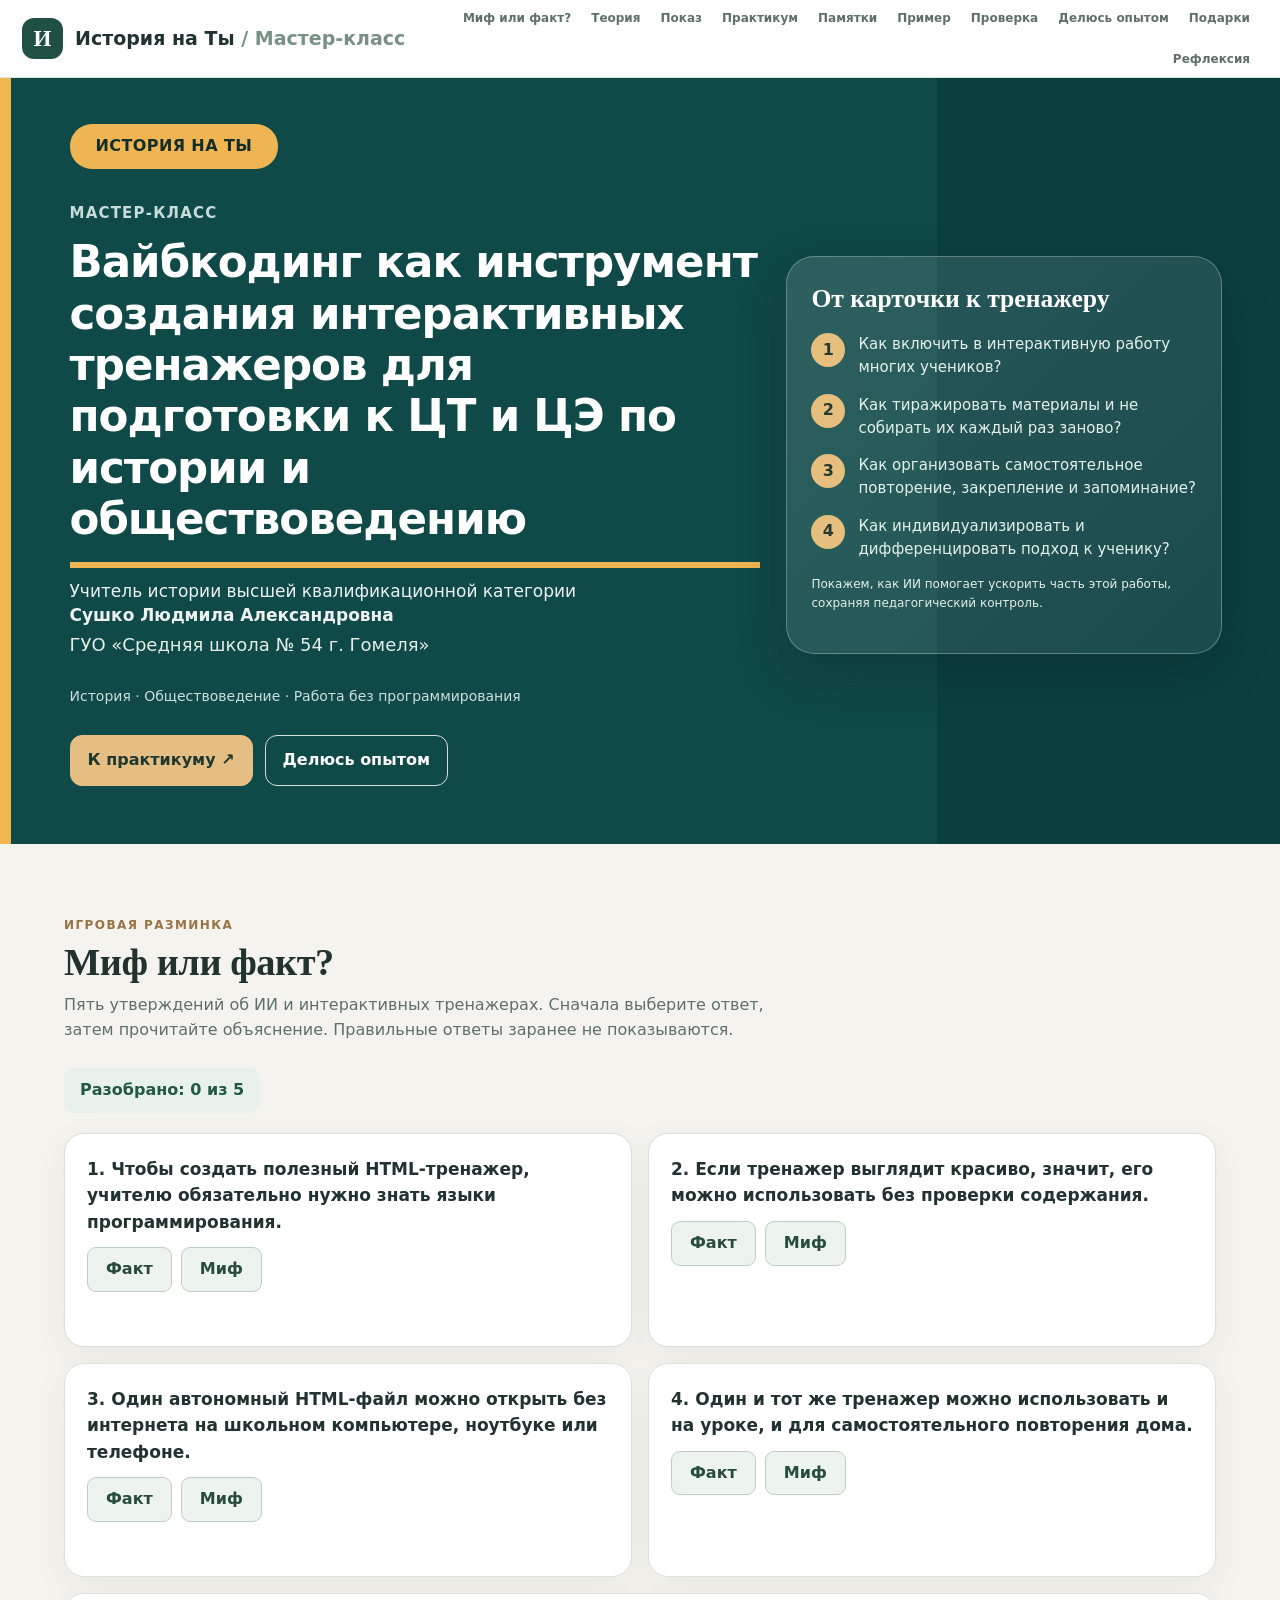
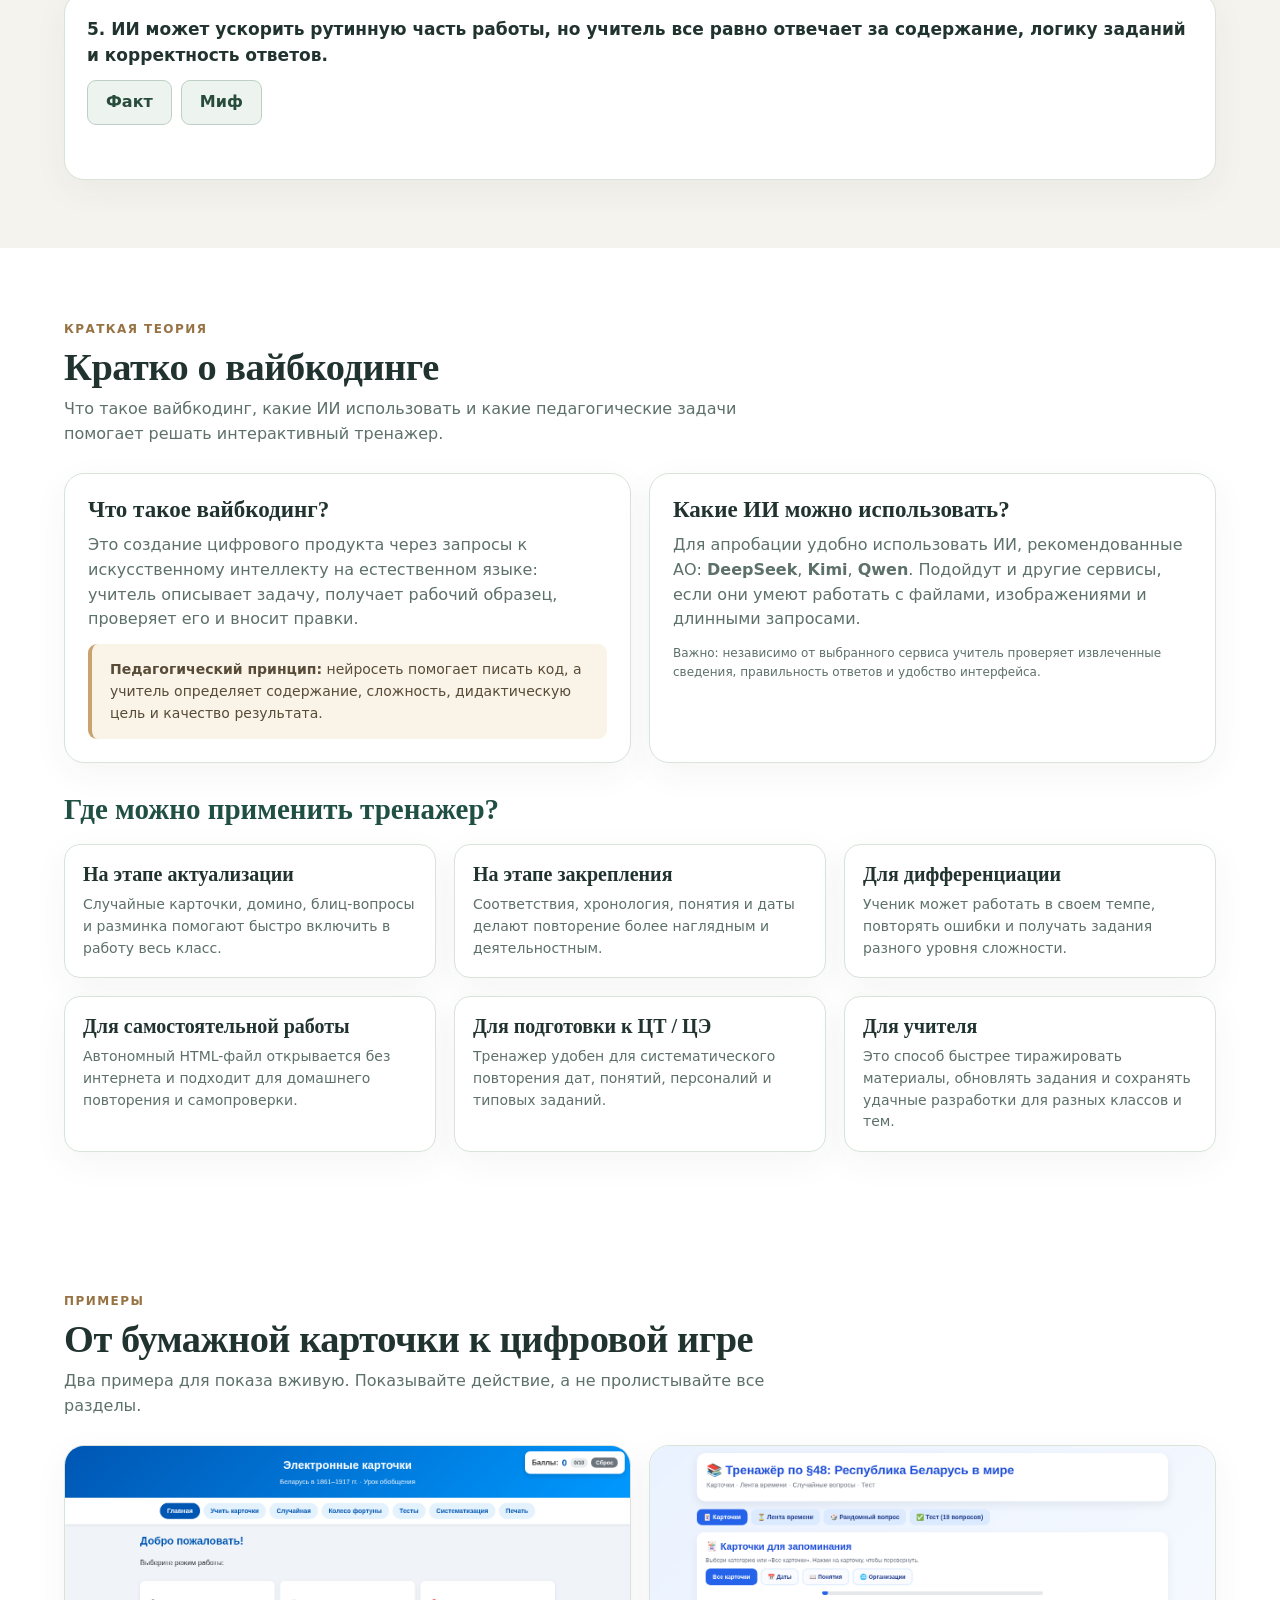
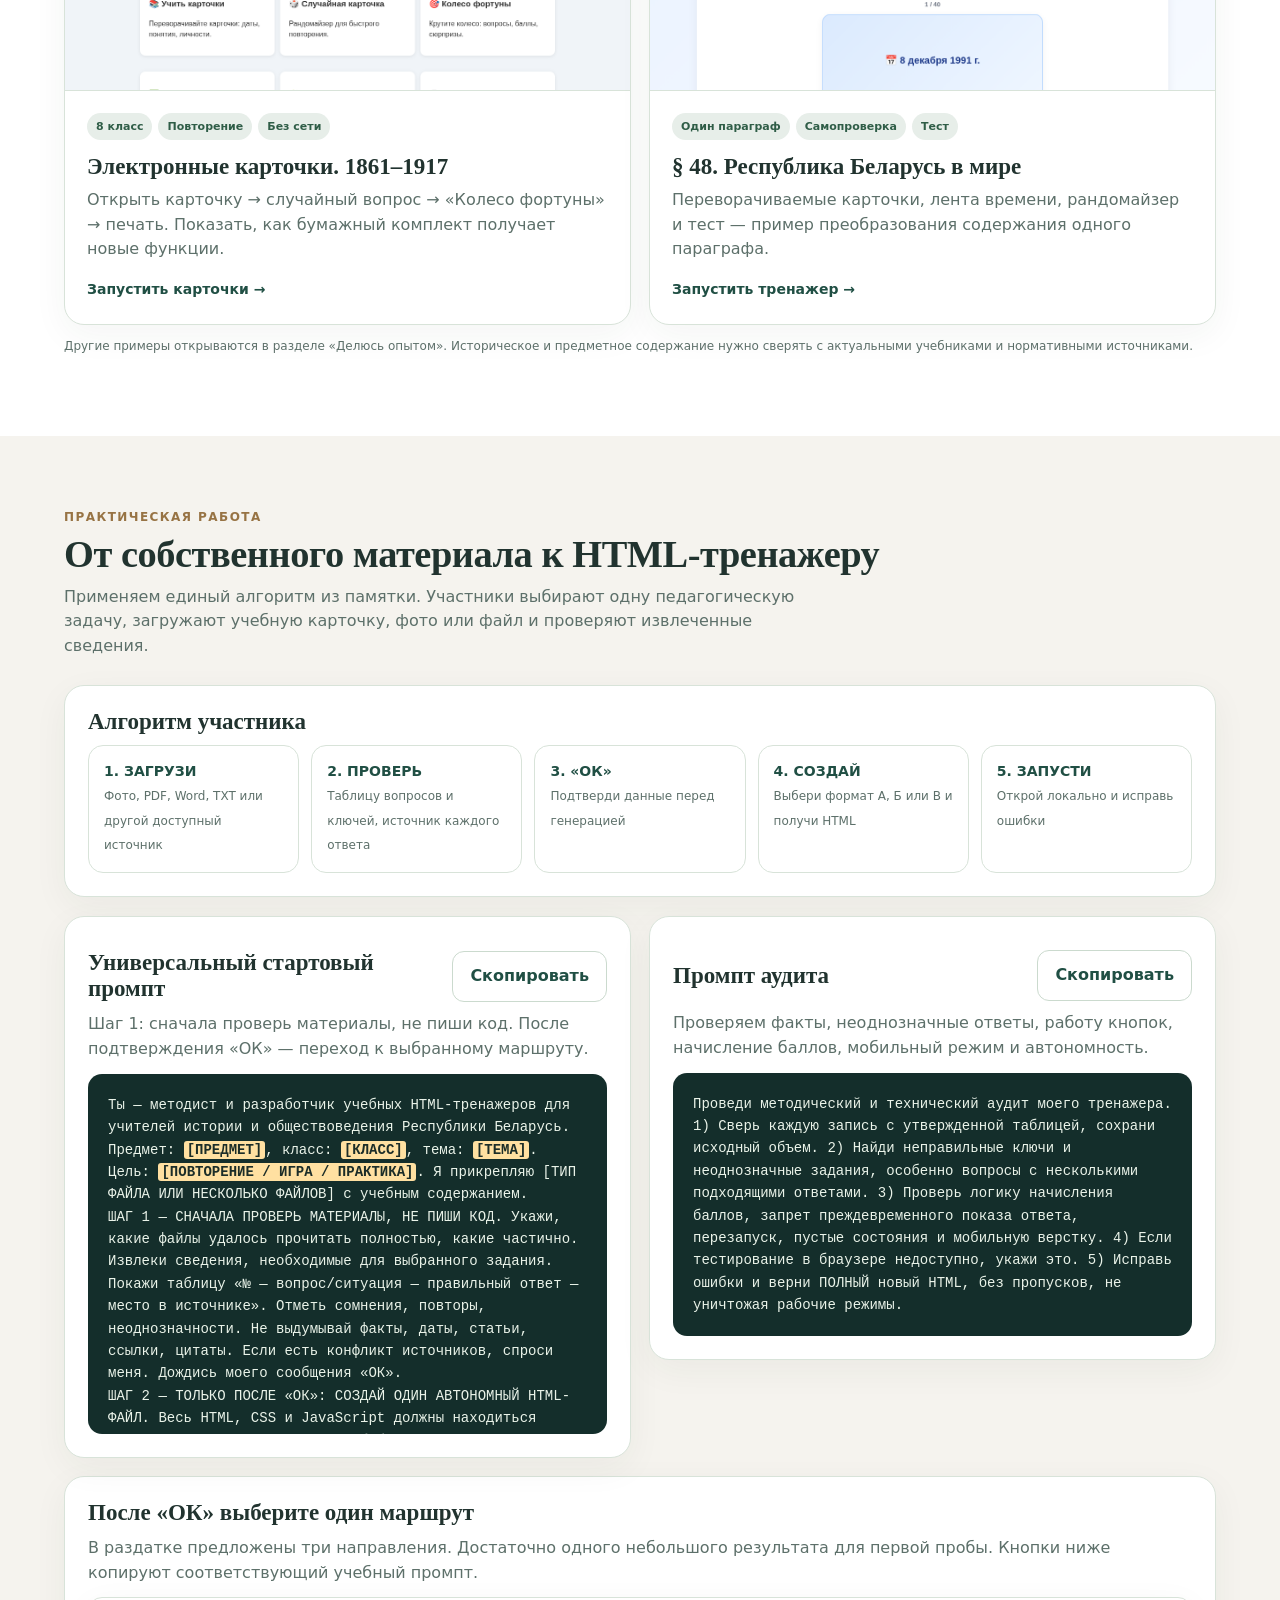
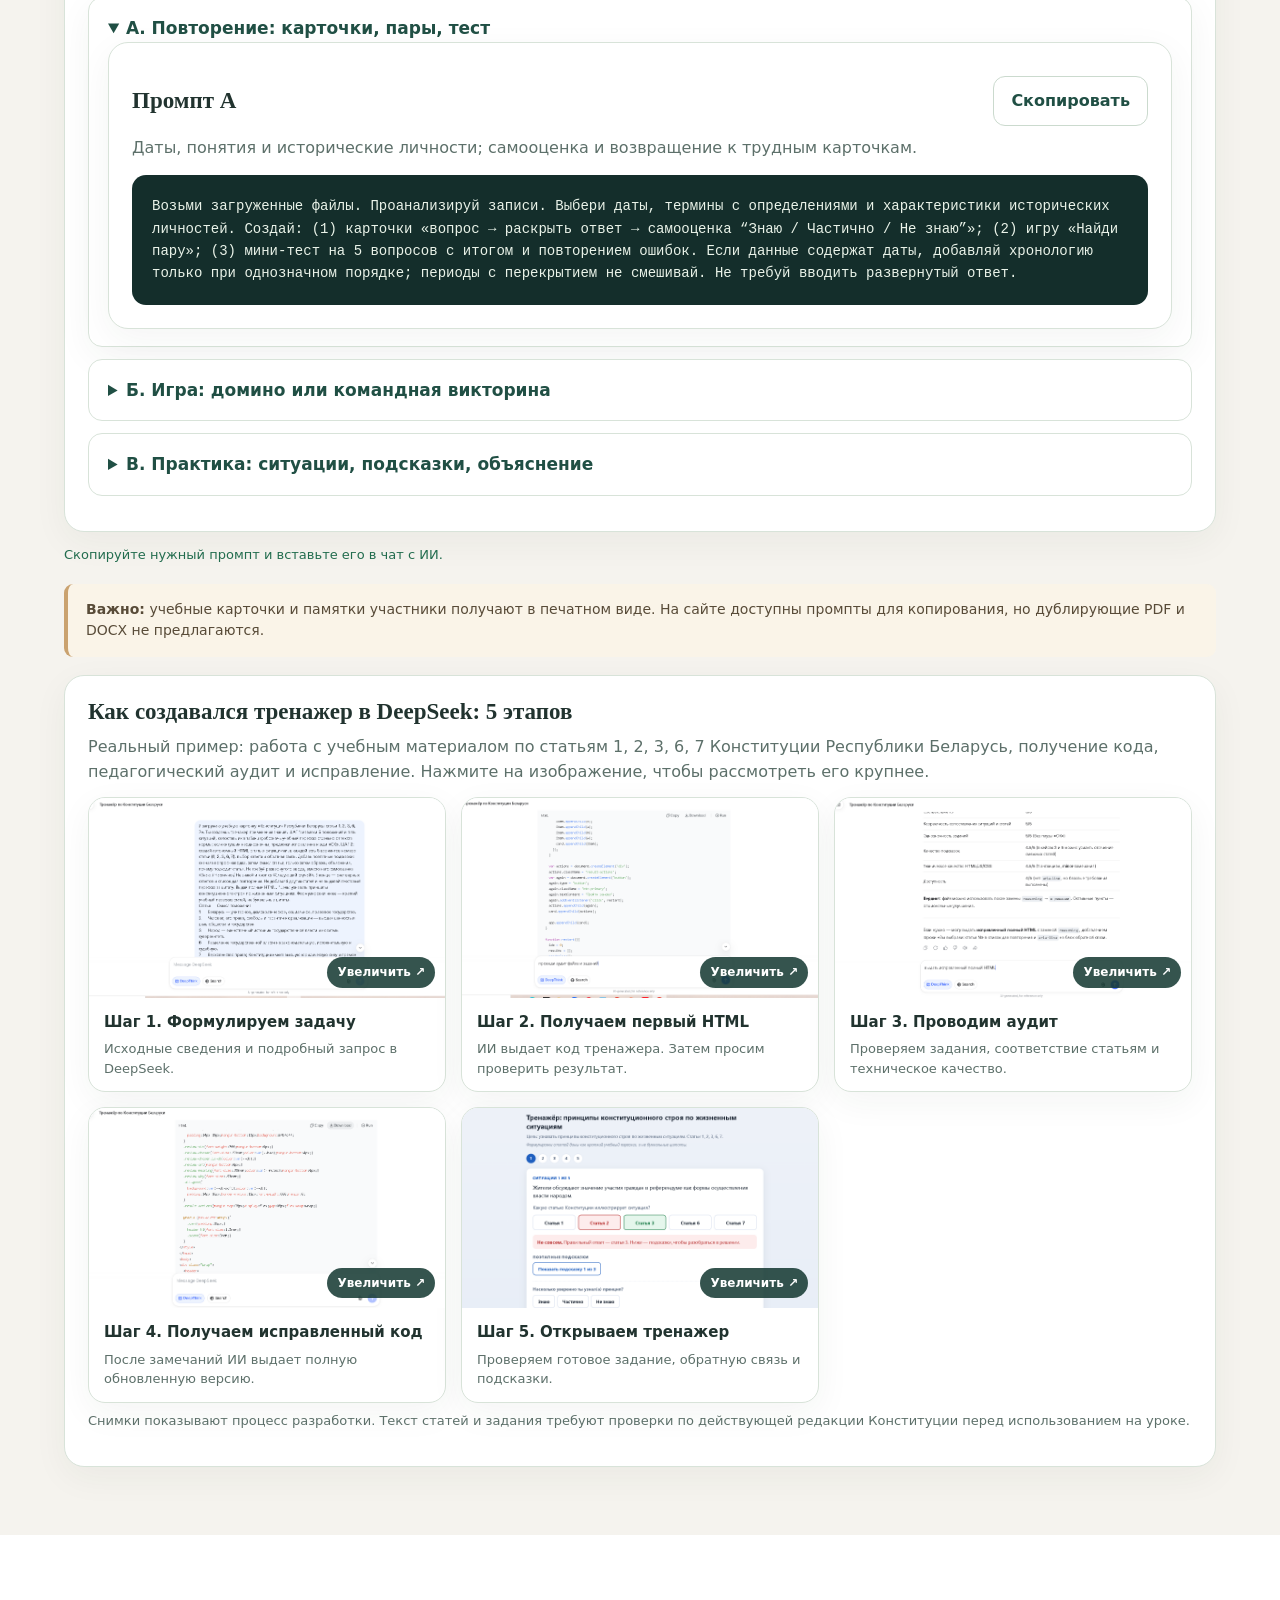
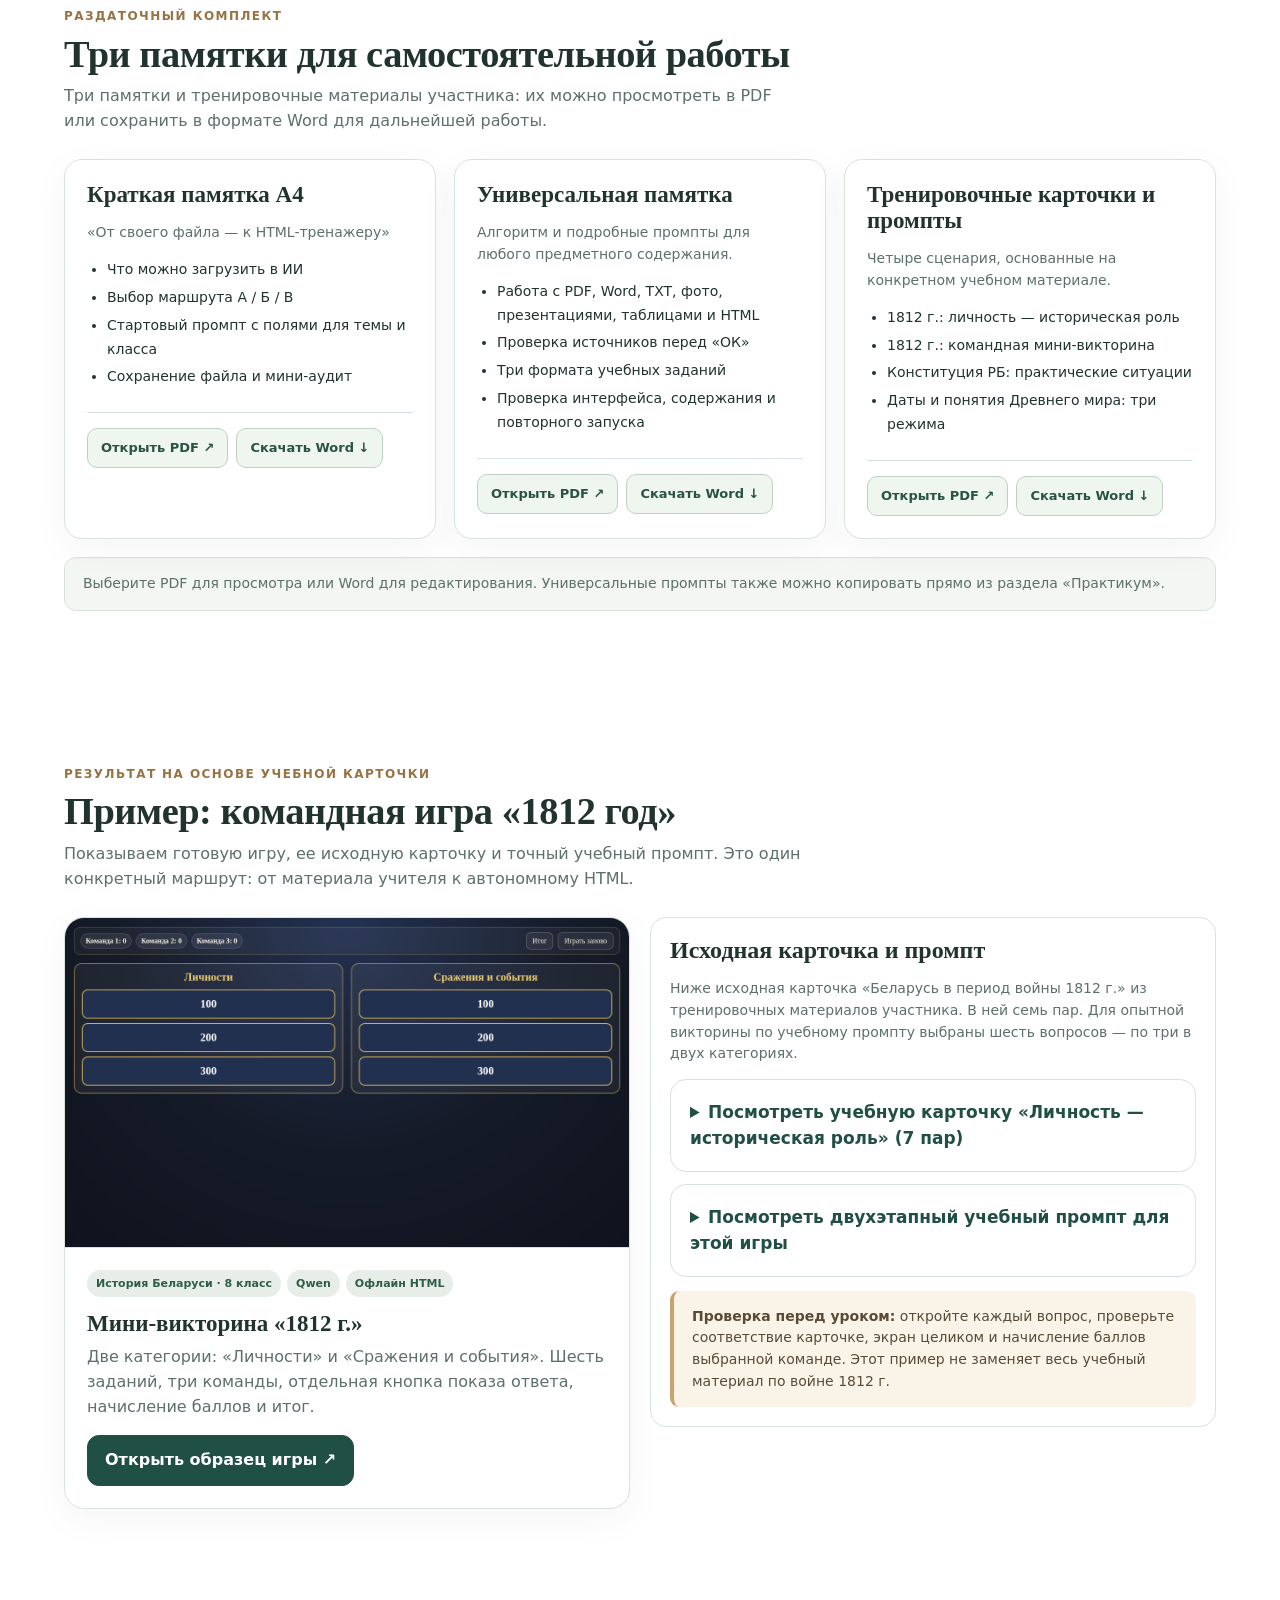
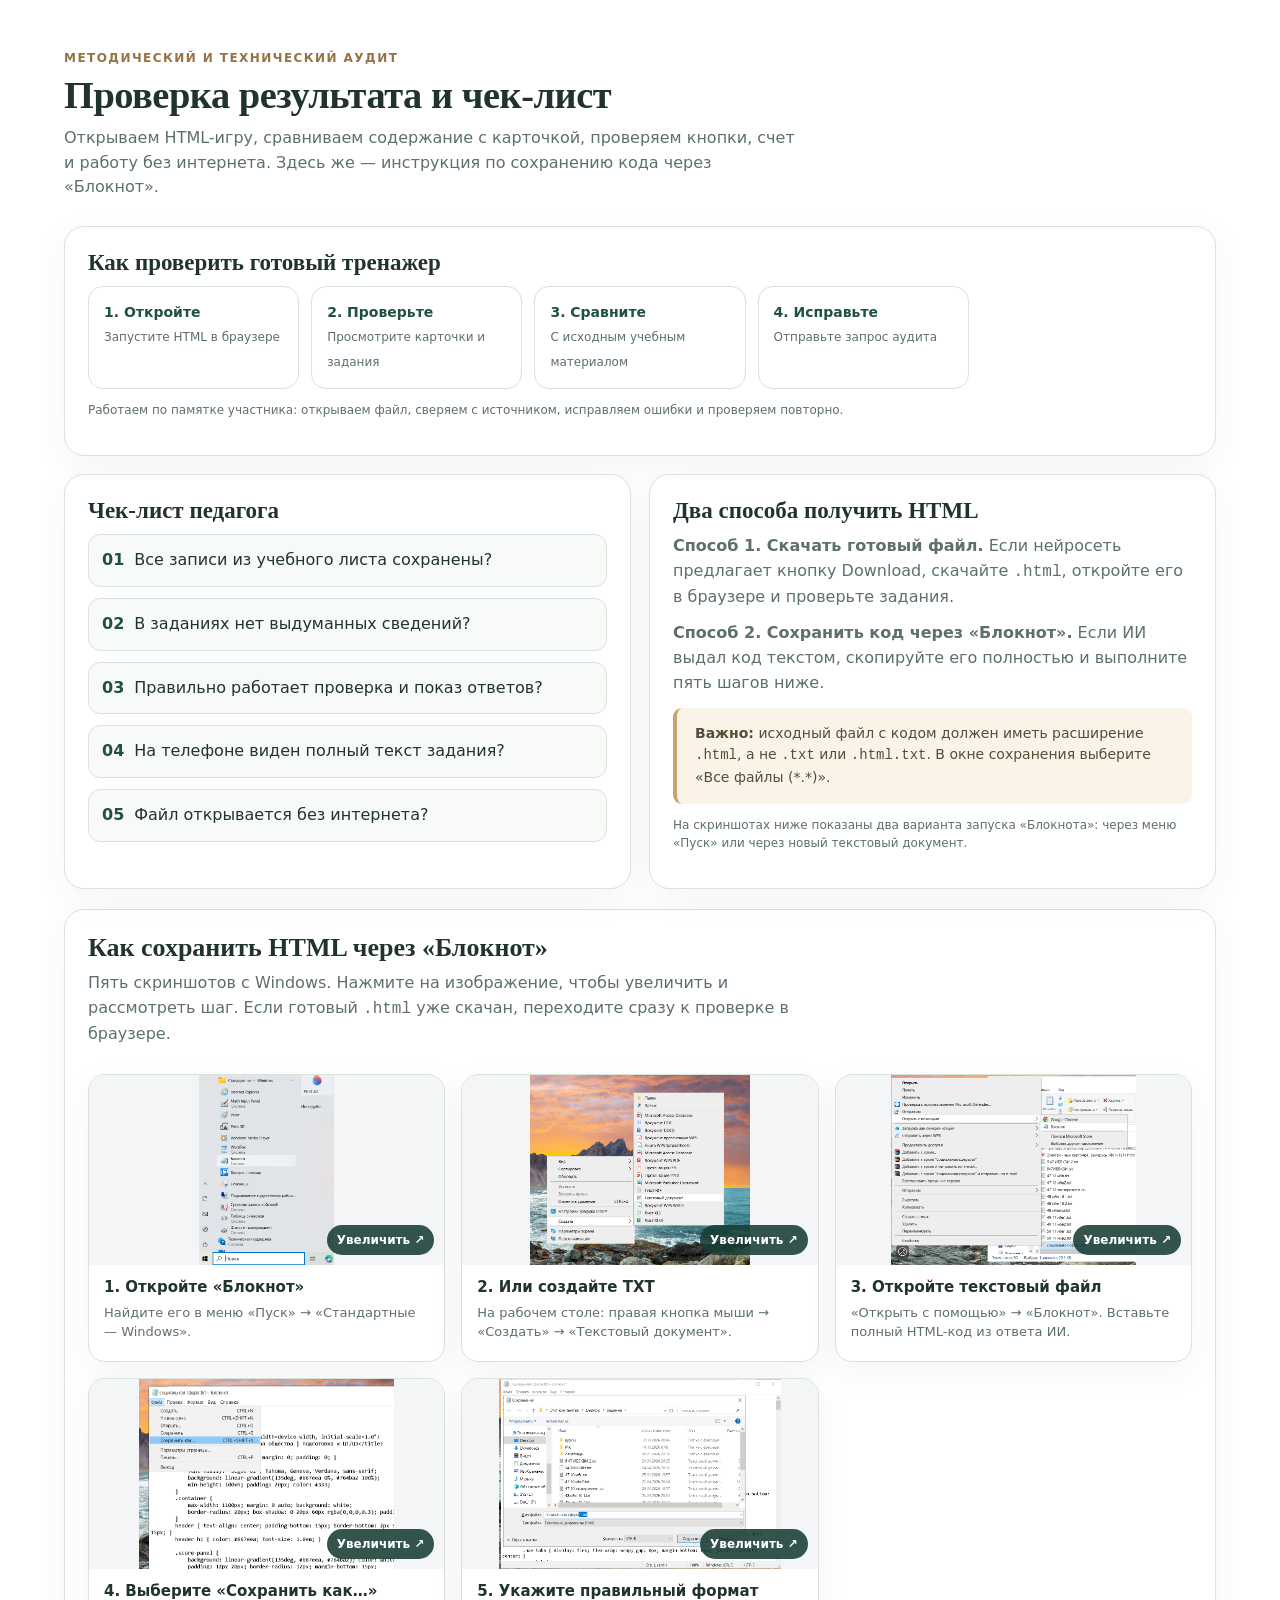
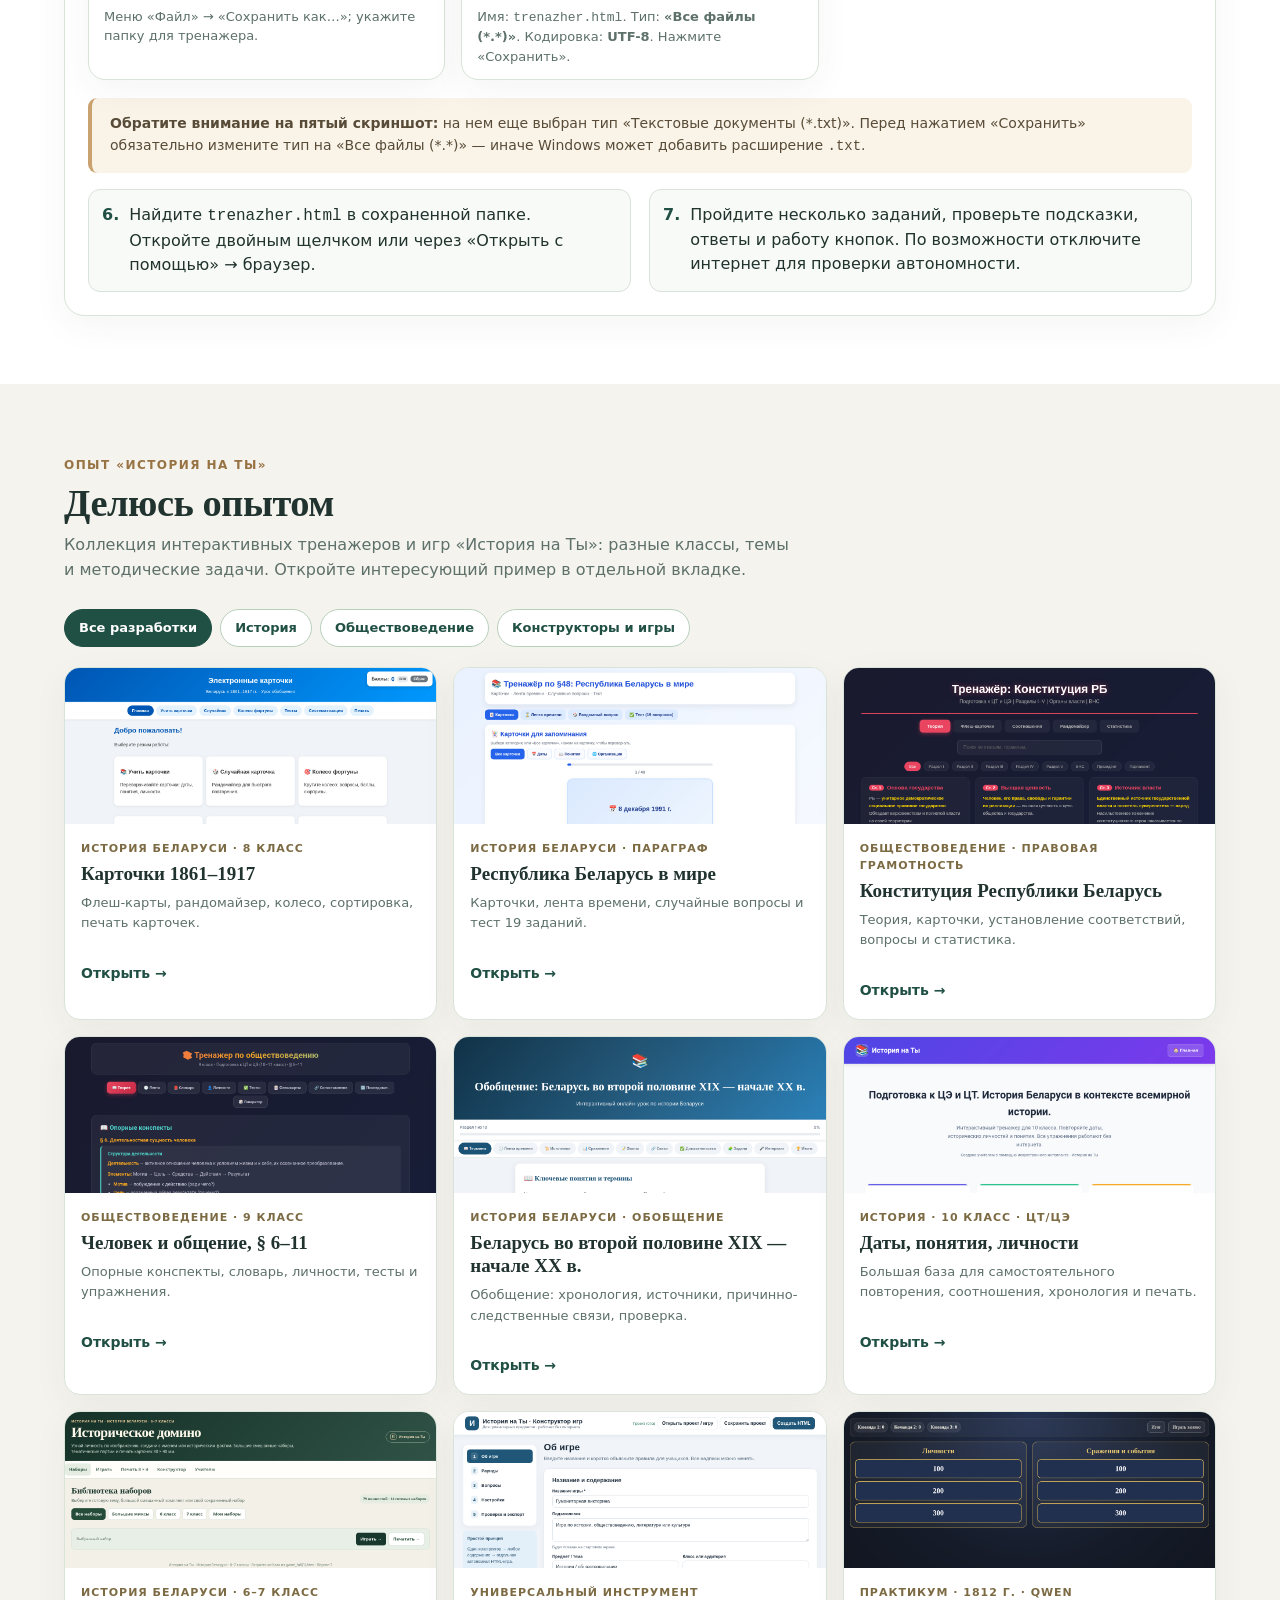
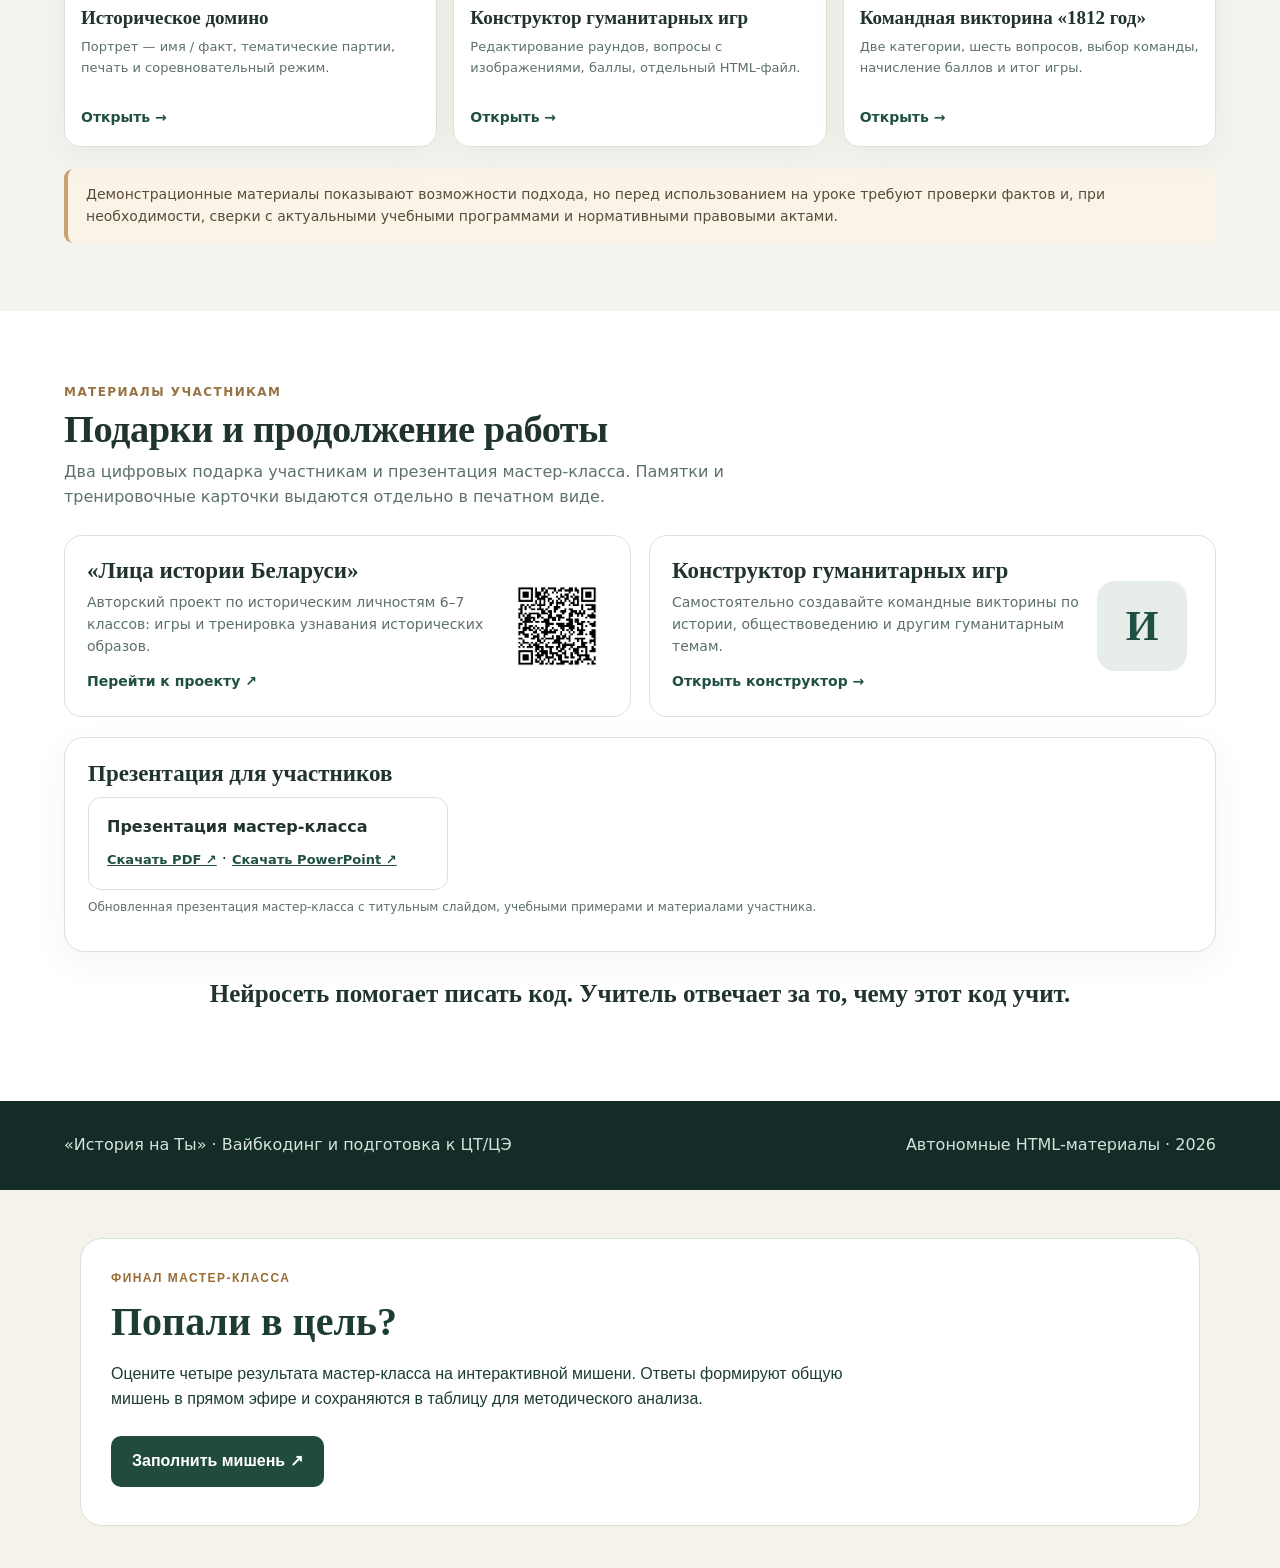
<file: index.html>
<!doctype html>
<html lang="ru">
<head>
<meta charset="utf-8"/>
<meta content="width=device-width, initial-scale=1" name="viewport"/>
<meta content="#18342f" name="theme-color"/>
<title>Вайбкодинг · Сушко Людмила Александровна · История на Ты</title>
<meta content="Мастер-класс «Вайбкодинг»: практика с учебными карточками, образец Qwen «1812 год», галерея разработок, цифровые подарки и презентация." name="description"/>
<style>
:root{--bg:#f5f3ee;--paper:#fff;--ink:#21332f;--muted:#5d706a;--green:#204f44;--green2:#173b34;--pale:#e7eee9;--gold:#b48951;--goldp:#fcf5e7;--line:#d8e3d9;--ok:#226c4e;--bad:#a6443d;--sh:0 10px 35px #203c2b0d}*{box-sizing:border-box}html{scroll-behavior:smooth}body{margin:0;background:var(--bg);font:16px/1.55 system-ui,-apple-system,'Segoe UI',Arial,sans-serif;color:var(--ink)}a{color:var(--green)}button{font:inherit;cursor:pointer}button:focus-visible,a:focus-visible,input:focus-visible{outline:3px solid #d9b574;outline-offset:3px}img{max-width:100%}.wrap{max-width:1200px;margin:auto;padding:0 24px}.top{position:sticky;top:0;z-index:10;background:#fffefef6;backdrop-filter:blur(14px);border-bottom:1px solid var(--line)}.bar{min-height:72px;display:flex;justify-content:space-between;align-items:center;gap:20px}.brand{display:flex;align-items:center;gap:12px;color:var(--ink);text-decoration:none;font-weight:850;font-size:19px;white-space:nowrap}.brand .mark{background:var(--green);color:#fff;border-radius:12px;display:grid;place-items:center;width:41px;height:41px;font:700 23px Georgia,serif}nav{display:flex;gap:4px;flex-wrap:wrap;justify-content:end}nav a{font-weight:700;font-size:13px;padding:10px 11px;border-radius:9px;text-decoration:none;color:var(--muted)}nav a:hover{background:var(--pale);color:var(--ink)}.hero{background:radial-gradient(circle at 92% 30%,#46745e 0%,#21473d 31%,#172e2c 77%);color:white;padding:76px 0 78px;overflow:hidden}.heroGrid{display:grid;grid-template-columns:minmax(0,1.25fr) minmax(260px,.75fr);align-items:center;gap:34px}.eyebrow{text-transform:uppercase;letter-spacing:.16em;color:#ddc296;font-size:12px;font-weight:800}.hero h1{font:700 clamp(35px,4.6vw,58px)/1.12 Georgia,'Times New Roman',serif;letter-spacing:-.015em;max-width:800px;margin:16px 0 19px}.hero p{font-size:18px;color:#e4eee5;max-width:710px}.heroBtn{display:flex;gap:12px;flex-wrap:wrap;margin-top:27px}.btn{display:inline-flex;justify-content:center;align-items:center;gap:9px;padding:12px 17px;border-radius:12px;background:var(--green);border:1px solid var(--green);text-decoration:none;color:white;font-weight:800;min-height:46px;transition:transform .15s}.btn:hover{transform:translateY(-1px)}.btn.gold{background:#e4be83;color:#21382f;border-color:#e4be83}.btn.outline{background:transparent;border-color:#d4e0d9;color:white}.btn.light{background:#fff;border-color:#cbdace;color:var(--green)}.heroNote{background:#ffffff10;border:1px solid #ffffff35;border-radius:24px;padding:25px;box-shadow:0 20px 50px #0918123d}.heroNote strong{font:700 23px Georgia,serif;display:block;margin-bottom:18px}.pillRow{display:flex;align-items:center;gap:9px;margin:12px 0;color:#e4f0e7}.stepDot{background:#e6be7e;color:#263b30;border-radius:100px;width:31px;height:31px;display:grid;place-items:center;font-weight:850;flex:0 0 auto}.tiny{font-size:12px;color:var(--muted)}.section{padding:68px 0;scroll-margin-top:70px}.section.alt{background:#fff}.sectionHead{display:flex;justify-content:space-between;align-items:end;gap:20px;margin-bottom:26px}.sectionHead h2{font:700 clamp(27px,3vw,39px)/1.18 Georgia,serif;letter-spacing:-.012em;margin:4px 0 7px}.sectionHead p{color:var(--muted);margin:0;max-width:740px}.kicker{font-size:12px;letter-spacing:.12em;text-transform:uppercase;color:#977344;font-weight:800}.grid2{display:grid;grid-template-columns:repeat(2,minmax(0,1fr));gap:18px}.grid3{display:grid;grid-template-columns:repeat(3,minmax(0,1fr));gap:18px}.panel{background:var(--paper);border:1px solid var(--line);border-radius:20px;padding:23px;box-shadow:var(--sh)}.panel h3{margin:0 0 10px;font:700 23px Georgia,serif}.panel p{margin:8px 0 12px;color:var(--muted)}.quizGrid{display:grid;grid-template-columns:1fr 1fr;gap:22px}.question{background:#fff;border:1px solid var(--line);border-radius:18px;padding:22px;margin-bottom:12px}.question:last-child{margin-bottom:0}.question h3{font-size:17px;margin:0 0 12px}.opts{display:flex;gap:9px;flex-wrap:wrap}.opt{background:#edf3ee;color:#284c3c;border:1px solid #bed0c5;padding:9px 18px;font-weight:800;border-radius:9px}.opt.selected.good{background:#e2f4e7;color:#1c633f;border-color:#54ae7c}.opt.selected.bad{background:#fce9e6;color:#903b32;border-color:#d2857e}.feedback{font-size:14px;margin:12px 0 0;color:var(--muted);min-height:20px}.featureCard{overflow:hidden;border:1px solid var(--line);border-radius:20px;background:#fff;box-shadow:var(--sh)}.featureCard img{width:100%;height:245px;object-fit:cover;object-position:top;border-bottom:1px solid var(--line);display:block}.featureBody{padding:22px}.featureBody h3{font:700 23px Georgia,serif;margin:0 0 8px}.featureBody p{color:var(--muted);margin:0 0 15px}.tags{display:flex;flex-wrap:wrap;gap:6px;margin-bottom:14px}.tag{font-size:11px;background:var(--pale);padding:5px 9px;border-radius:30px;color:#2f5d47;font-weight:800}.link{display:inline-flex;gap:7px;align-items:center;font-weight:800;font-size:14px;text-decoration:none}.link:hover{text-decoration:underline}.checkList{display:grid;gap:11px}.check{background:#f8faf7;border:1px solid var(--line);border-radius:12px;padding:13px;display:flex;gap:10px;align-items:start}.check b{color:var(--green)}.workflow{display:grid;grid-template-columns:repeat(5,1fr);gap:12px}.workflowItem{border:1px solid var(--line);border-radius:15px;padding:15px;background:#fff}.workflowItem b{display:block;color:var(--green);font-size:14px}.workflowItem span{font-size:12px;color:var(--muted)}.photo{border:1px solid var(--line);background:#fff;padding:12px;border-radius:17px;box-shadow:var(--sh)}.photo img{width:100%;height:auto;display:block;border-radius:9px}.promptText{white-space:pre-wrap;background:#142e2b;color:#eaf3e9;padding:20px;border-radius:14px;font:14px/1.6 ui-monospace,SFMono-Regular,Consolas,monospace;max-height:360px;overflow:auto}.promptAct{display:flex;justify-content:space-between;align-items:center;gap:10px;margin:10px 0}.promptAct h3{margin:0}.state{font-size:13px;color:var(--ok)}.audit{display:grid;grid-template-columns:1fr 1fr;gap:14px}.audit .check{background:#fff}.examplesHead{display:flex;justify-content:space-between;align-items:center;gap:12px;flex-wrap:wrap}.filterBtns{display:flex;gap:8px;flex-wrap:wrap;margin-bottom:20px}.filterBtn{border:1px solid #b9d0bd;background:#fff;color:var(--green);padding:8px 14px;border-radius:100px;font-size:13px;font-weight:800}.filterBtn.active{background:var(--green);border-color:var(--green);color:#fff}.exampleGrid{display:grid;grid-template-columns:repeat(3,minmax(0,1fr));gap:16px}.example{border:1px solid var(--line);border-radius:16px;overflow:hidden;background:#fff;box-shadow:var(--sh)}.example img{display:block;width:100%;height:156px;object-fit:cover;object-position:top}.exBody{padding:16px}.exBody .miniTag{font-size:11px;letter-spacing:.09em;text-transform:uppercase;color:#7c6a43;font-weight:800}.exBody h3{font:700 19px/1.22 Georgia,serif;margin:5px 0 8px}.exBody p{font-size:13px;color:var(--muted);min-height:57px;margin:0 0 11px}.example[hidden]{display:none}.gift{padding:22px;border:1px solid var(--line);border-radius:18px;background:#fff;display:grid;grid-template-columns:1fr 96px;gap:13px;align-items:center}.gift h3{margin:0 0 8px;font:700 23px Georgia,serif}.gift p{color:var(--muted);margin:0 0 12px;font-size:14px}.gift .iconBig{width:90px;height:90px;display:grid;place-items:center;border-radius:18px;background:var(--pale);font:700 42px Georgia,serif;color:var(--green)}.gift img{max-width:90px;border-radius:10px}.files{display:grid;grid-template-columns:repeat(3,1fr);gap:12px}.file{background:#fff;padding:17px 18px;border:1px solid var(--line);border-radius:13px}.file b{display:block;margin-bottom:7px}.file a{font-size:13px;font-weight:750}.footer{background:#132c28;color:#d6e3da;padding:32px 0}.footer .wrap{display:flex;justify-content:space-between;gap:18px;flex-wrap:wrap}.note{padding:15px 18px;border-left:4px solid #caa26f;background:#faf4e8;border-radius:9px;color:#584b38;font-size:14px}.buttonlink{color:var(--green);text-decoration:none}.buttonlink:hover{text-decoration:underline}.skip{position:absolute;left:-9999px}.skip:focus{left:15px;top:12px;background:#fff;z-index:100;padding:6px}.sr{position:absolute;width:1px;height:1px;overflow:hidden;clip:rect(0 0 0 0)}
@media(max-width:1000px){nav{justify-content:start}.bar{flex-direction:column;align-items:stretch;padding:10px 0;gap:3px}nav{overflow-x:auto;flex-wrap:nowrap}.heroGrid{grid-template-columns:1fr}.heroNote{display:none}.exampleGrid,.grid3{grid-template-columns:repeat(2,1fr)}.workflow{grid-template-columns:repeat(3,1fr)}}
@media(max-width:680px){.wrap{padding:0 15px}.section{padding:48px 0}.hero{padding:52px 0}.hero h1{font-size:36px}.hero p{font-size:16px}.sectionHead{display:block}.grid2,.quizGrid,.audit,.exampleGrid,.grid3{grid-template-columns:1fr}.featureCard img{height:195px}.workflow{grid-template-columns:repeat(2,1fr)}.files{grid-template-columns:1fr}.bar{min-height:auto}.brand{font-size:16px}.brand .mark{width:35px;height:35px}.photo{max-width:440px}.gift{grid-template-columns:1fr auto}.gift img{width:66px}.gift .iconBig{width:66px;height:66px}.promptText{font-size:12px}.panel{padding:16px}}

.heroMeta{font-size:18px;color:#e4eee5;max-width:760px;margin:0 0 10px}
.heroAuthor{font-size:18px;color:#d8e4de;max-width:760px;margin:10px 0 0}
.placeholderShot{min-height:170px;display:grid;place-items:center;text-align:center;background:#f8faf7;border:1px dashed #b9d0bd;border-radius:12px;color:#5d706a;padding:18px;font-weight:600}
.benefitCard{background:#fff;border:1px solid var(--line);border-radius:16px;padding:18px;box-shadow:var(--sh)}
.benefitCard h3{margin:0 0 8px;font:700 20px Georgia,serif}
.benefitCard p{margin:0;color:var(--muted);font-size:14px}

/* Галерея генерации учебного тренажера */
.process-gallery{display:grid;grid-template-columns:repeat(3,minmax(0,1fr));gap:15px}
.process-card{min-width:0;background:#fff;border:1px solid var(--line);border-radius:17px;overflow:hidden;box-shadow:var(--sh)}
.process-thumb{width:100%;border:0;display:block;padding:0;background:#eef2f7;cursor:zoom-in;text-align:left;position:relative}
.process-thumb img{display:block;width:100%;aspect-ratio:16/9;object-fit:cover;object-position:top;transition:transform .2s}
.process-thumb:hover img{transform:scale(1.02)}
.zoom-mark{position:absolute;right:10px;bottom:10px;background:#173b34de;color:#fff;border-radius:30px;padding:6px 10px;font-size:12px;font-weight:700}
.process-desc{padding:13px 15px}
.process-desc h4{margin:0 0 5px;font-size:15px}
.process-desc p{margin:0;font-size:13px;color:var(--muted);line-height:1.5}
.gallery-help{font-size:13px;color:var(--muted);margin:13px 0 0}
.screen-dialog{position:fixed;inset:3vh 2vw;width:96vw;max-width:1560px;height:94vh;max-height:94vh;padding:0;background:#fff;border:1px solid var(--line);border-radius:18px;box-shadow:0 25px 80px #0e201fa3;overflow:hidden}
.screen-dialog::backdrop{background:#10231fd6;backdrop-filter:blur(2px)}
.viewer-shell{height:100%;display:flex;flex-direction:column}
.viewer-head{display:flex;align-items:center;justify-content:space-between;gap:15px;padding:11px 14px;border-bottom:1px solid var(--line)}
.viewer-head h3{margin:0;font-size:17px}
.viewer-actions{display:flex;gap:8px;align-items:center}
.viewer-actions button{border:1px solid var(--line);background:#f2f6f3;border-radius:10px;padding:8px 12px;min-width:44px;font-weight:800;color:var(--green)}
.viewer-img-wrap{flex:1;min-height:0;overflow:auto;display:grid;place-items:center;background:#f0f3f7}
.viewer-img-wrap img{display:block;width:auto;max-width:100%;height:auto;max-height:100%;object-fit:contain}
.viewer-caption{padding:9px 15px;border-top:1px solid var(--line);color:var(--muted);font-size:13px}
.saveGallery .process-thumb img{aspect-ratio:16/9}
.saveWorkflow{grid-template-columns:repeat(4,minmax(0,1fr))}
@media(max-width:900px){.process-gallery{grid-template-columns:repeat(2,minmax(0,1fr))}.saveWorkflow{grid-template-columns:repeat(2,minmax(0,1fr))}}
@media(max-width:560px){.process-gallery{grid-template-columns:1fr}.screen-dialog{inset:1vh 1vw;width:98vw;height:98vh;max-height:98vh;border-radius:9px}.viewer-head h3{font-size:14px}.viewer-actions button{padding:7px 8px;min-width:37px}}

/* Галерея: создание HTML через Блокнот */
.notepadGallery{grid-template-columns:repeat(3,minmax(0,1fr));gap:16px}
.notepadGallery .process-thumb img{width:100%;height:190px;aspect-ratio:auto;object-fit:contain;object-position:center;background:#f3f5f7}
.notepadGallery .process-desc h4{line-height:1.3}
.notepadGallery .process-desc p{min-height:3.5em}
@media(max-width:850px){.notepadGallery{grid-template-columns:repeat(2,minmax(0,1fr))}}
@media(max-width:550px){.notepadGallery{grid-template-columns:1fr}.notepadGallery .process-thumb img{height:215px}}

/* Edits for the workshop's final printed participant materials. */
.promptText mark {background:#ffe0a1;color:#1c2d28;padding:1px 3px;border-radius:3px;font-weight:850}
.learnPath{padding:17px 19px;border:1px solid var(--line);border-radius:14px;background:#fff;margin-bottom:12px}
.learnPath summary{cursor:pointer;font-weight:800;color:var(--green);font-size:17px}
.learnPath[open]{box-shadow:var(--sh)}
.learnPath .promptText{margin-top:14px}
.siteTable{border-collapse:collapse;width:100%;font-size:14px}
.siteTable td,.siteTable th{border-bottom:1px solid var(--line);padding:10px 12px;text-align:left;vertical-align:top}
.siteTable th{color:var(--green);background:#edf2ed}
.siteTable tr:nth-child(even) td{background:#f9fbf7}
.sourceDetails{margin-top:20px;border:1px solid var(--line);border-radius:16px;background:white;padding:19px}
.sourceDetails summary{cursor:pointer;color:var(--green);font-weight:850;font-size:17px}
.sourceDetails p{font-size:14px;color:var(--muted)}
.handoutCard{background:white;border:1px solid var(--line);border-radius:18px;padding:22px;box-shadow:var(--sh)}
.handoutCard h3{font:700 23px Georgia,serif;margin:0 0 9px}
.handoutCard p{font-size:14px;color:var(--muted)}
.handoutCard ul{padding-left:20px;font-size:14px;line-height:1.7}
.handoutCard li{padding-bottom:4px}
.giftNotice{padding:15px 18px;background:#f3f6f2;border:1px solid var(--line);border-radius:12px;color:var(--muted);font-size:14px}
@media(max-width:680px){.siteTable{font-size:12px}.siteTable td,.siteTable th{padding:8px}.promptText{font-size:12px}.handoutCard{padding:18px}}

.grid2 > *, .grid3 > *, .panel, .featureCard{min-width:0}
@media(max-width:680px){#trainer .workflow{grid-template-columns:repeat(2,minmax(0,1fr))}}

/* V6: титульный экран по образцу презентации и интерактивная разминка */
header.top .wrap{max-width:1500px;padding-left:22px;padding-right:22px}
nav a{white-space:nowrap;padding:9px 8px;font-size:12px}
@media(max-width:1000px){header.top .wrap{padding-left:15px;padding-right:15px}nav{overflow-x:auto;flex-wrap:nowrap;justify-content:flex-start}nav a{flex:0 0 auto;white-space:nowrap}}

.hero{background:#0f4948!important;position:relative;border-left:11px solid #f1b64f;padding:46px 0 58px!important}
.hero::after{content:"";pointer-events:none;position:absolute;inset:0 0 0 73%;background:#052f33;opacity:.37}
.hero .wrap{position:relative;z-index:1}
.heroGrid{grid-template-columns:minmax(0,1.23fr) minmax(325px,.77fr);gap:22px;align-items:center}
.heroBrand{display:inline-flex;align-items:center;background:#efb552;color:#152d2a;font-weight:850;padding:10px 26px;border-radius:22px;margin-bottom:33px;font-size:16px;letter-spacing:.025em}
.hero .eyebrow{font-size:15px;color:#c8ddda;letter-spacing:.08em;font-weight:850}
.hero h1{font:800 clamp(29px,3.4vw,48px)/1.18 system-ui,-apple-system,'Segoe UI',Arial,sans-serif;letter-spacing:-.022em;max-width:800px;margin:12px 0 15px;color:#fff}
.heroAuthor{font-size:17px!important;color:#edf2ef!important;line-height:1.37;margin:9px 0 0!important}
.heroAffiliation{font-size:15px;color:#d4e9e6;margin:4px 0 0}
.heroGoldLine{width:100%;height:6px;max-width:690px;background:#efb552;margin:17px 0 12px}
.heroTagline{font-size:14px!important;color:#ccdfda!important;margin-top:26px;line-height:1.65}
.heroNote{background:linear-gradient(135deg,#ffffff20,#ffffff12);border:1px solid #d9e3d657;padding:27px 24px;border-radius:28px;position:relative;z-index:1}
.heroNote strong{font-size:clamp(21px,2vw,30px);margin:0 0 19px}
.pillRow{gap:13px;margin:14px 0;align-items:flex-start;font-size:15px;line-height:1.55}
.stepDot{width:34px;height:34px;font-size:16px}
.heroNote p{font-size:12px!important;line-height:1.6}
.mythCards{display:grid;grid-template-columns:repeat(2,minmax(0,1fr));gap:16px}
.mythCards .question{margin:0!important;height:100%;box-shadow:var(--sh);border-radius:20px}
.mythCards .question:nth-child(5){grid-column:1/-1}
.mythCards .question h3{font-size:17px;line-height:1.55}
.mythCounter{background:#e9f1eb;color:#215944;padding:10px 16px;border-radius:10px;font-weight:750;display:inline-block;margin:0 0 20px}
.theoryUseTitle{margin:30px 0 16px;font:700 29px Georgia,serif;color:var(--green)}
.handoutAction{display:flex;gap:8px;flex-wrap:wrap;margin-top:19px;padding-top:15px;border-top:1px solid var(--line)}
.handoutAction a{font-size:13px;font-weight:800;text-decoration:none;border:1px solid #bdd1c1;background:#eff5ef;color:#285346;padding:9px 13px;border-radius:10px}
.handoutAction a:hover{background:#dcebe0}
.exampleSplit{display:grid;grid-template-columns:minmax(0,1fr) minmax(0,1fr);gap:20px;align-items:start}
.exampleSplit .sourceDetails{margin-top:0}
.exampleSplit .sourceDetails details{margin-top:12px}
.exampleSplit .featureCard img{height:auto;max-height:330px}
.exampleKicker{display:inline-block;padding:5px 10px;border-radius:9px;background:#edf5ed;color:#225f45;font-size:12px;font-weight:750}
.verificationGrid{display:grid;grid-template-columns:1fr 1fr;gap:16px}
@media(max-width:1000px){.heroGrid{grid-template-columns:1fr 1fr;gap:16px}.hero h1{font-size:clamp(29px,3.6vw,44px)}.heroBrand{margin-bottom:22px}.exampleSplit{grid-template-columns:1fr}}
@media(max-width:740px){.hero{padding:36px 0 45px!important}.heroGrid{grid-template-columns:1fr}.heroNote{display:block!important;margin-top:10px;padding:20px}.heroNote .pillRow{font-size:14px}.hero::after{display:none}.hero h1{font-size:clamp(29px,7vw,37px)}.heroBrand{font-size:13px;margin-bottom:20px}.heroAuthor{font-size:15px!important}.heroAffiliation{font-size:14px}.hero .eyebrow{font-size:13px}.mythCards,.verificationGrid{grid-template-columns:1fr}.mythCards .question:nth-child(5){grid-column:auto}.exampleSplit{grid-template-columns:1fr}}
</style>
</head>
<body>
<a class="skip" href="#home">К материалам</a>
<header class="top"><div class="wrap bar"><a class="brand" href="#home"><span class="mark">И</span><span>История на Ты <span style="color:#779185;font-weight:550">/ Мастер-класс</span></span></a><nav aria-label="Разделы сайта"><a href="#myth">Миф или факт?</a><a href="#theory">Теория</a><a href="#showcase">Показ</a><a href="#practice">Практикум</a><a href="#handouts">Памятки</a><a href="#example">Пример</a><a href="#verification">Проверка</a><a href="#examples">Делюсь опытом</a><a href="#gifts">Подарки</a><a href="#reflection">Рефлексия</a></nav></div></header>
<main id="home">
<section class="hero"><div class="wrap heroGrid"><div><div class="heroBrand">ИСТОРИЯ НА ТЫ</div>
<div class="eyebrow">МАСТЕР-КЛАСС</div>
<h1>Вайбкодинг как инструмент создания интерактивных тренажеров для подготовки к ЦТ и ЦЭ по истории и обществоведению</h1>
<div aria-hidden="true" class="heroGoldLine"></div>
<p class="heroAuthor">Учитель истории высшей квалификационной категории<br/><b>Сушко Людмила Александровна</b></p>
<p class="heroAffiliation">ГУО «Средняя школа № 54 г. Гомеля»</p>
<p class="heroTagline">История · Обществоведение · Работа без программирования</p>
<div class="heroBtn"><a class="btn gold" href="#practice">К практикуму ↗</a><a class="btn outline" href="#examples">Делюсь опытом</a></div></div><aside class="heroNote"><strong>От карточки к тренажеру</strong>
<div class="pillRow"><span class="stepDot">1</span><span>Как включить в интерактивную работу многих учеников?</span></div>
<div class="pillRow"><span class="stepDot">2</span><span>Как тиражировать материалы и не собирать их каждый раз заново?</span></div>
<div class="pillRow"><span class="stepDot">3</span><span>Как организовать самостоятельное повторение, закрепление и запоминание?</span></div>
<div class="pillRow"><span class="stepDot">4</span><span>Как индивидуализировать и дифференцировать подход к ученику?</span></div>
<p>Покажем, как ИИ помогает ускорить часть этой работы, сохраняя педагогический контроль.</p></aside></div></section>
<section class="section" id="myth"><div class="wrap"><div class="sectionHead"><div><span class="kicker">Игровая разминка</span><h2>Миф или факт?</h2><p>Пять утверждений об ИИ и интерактивных тренажерах. Сначала выберите ответ, затем прочитайте объяснение. Правильные ответы заранее не показываются.</p></div></div><div aria-live="polite" class="mythCounter" id="mythProgress">Разобрано: 0 из 5</div><div class="mythCards" id="mythQuestions"><div class="question" data-right="false"><h3>1. Чтобы создать полезный HTML-тренажер, учителю обязательно нужно знать языки программирования.</h3><div class="opts"><button class="opt" data-answer="true">Факт</button><button class="opt" data-answer="false">Миф</button></div><p aria-live="polite" class="feedback"></p><span class="sr" data-explain="Учитель может описать задачу обычными словами. Главное — ясно понимать учебную цель и проверить результат."></span></div><div class="question" data-right="false"><h3>2. Если тренажер выглядит красиво, значит, его можно использовать без проверки содержания.</h3><div class="opts"><button class="opt" data-answer="true">Факт</button><button class="opt" data-answer="false">Миф</button></div><p aria-live="polite" class="feedback"></p><span class="sr" data-explain="Красивый интерфейс не гарантирует правильных дат, определений и ответов. Педагогическая проверка обязательна."></span></div><div class="question" data-right="true"><h3>3. Один автономный HTML-файл можно открыть без интернета на школьном компьютере, ноутбуке или телефоне.</h3><div class="opts"><button class="opt" data-answer="true">Факт</button><button class="opt" data-answer="false">Миф</button></div><p aria-live="polite" class="feedback"></p><span class="sr" data-explain="Если в файле нет внешних зависимостей, он открывается локально обычным двойным щелчком."></span></div><div class="question" data-right="true"><h3>4. Один и тот же тренажер можно использовать и на уроке, и для самостоятельного повторения дома.</h3><div class="opts"><button class="opt" data-answer="true">Факт</button><button class="opt" data-answer="false">Миф</button></div><p aria-live="polite" class="feedback"></p><span class="sr" data-explain="Автономный HTML удобен для актуализации знаний, закрепления, домашней работы и подготовки к ЦТ / ЦЭ."></span></div><div class="question" data-right="true"><h3>5. ИИ может ускорить рутинную часть работы, но учитель все равно отвечает за содержание, логику заданий и корректность ответов.</h3><div class="opts"><button class="opt" data-answer="true">Факт</button><button class="opt" data-answer="false">Миф</button></div><p aria-live="polite" class="feedback"></p><span class="sr" data-explain="Именно педагог задает цель, проверяет факты, дорабатывает структуру и решает, где тренажер будет полезен на уроке."></span></div></div></div></section><section class="section alt" id="theory"><div class="wrap"><div class="sectionHead"><div><span class="kicker">Краткая теория</span><h2>Кратко о вайбкодинге</h2><p>Что такое вайбкодинг, какие ИИ использовать и какие педагогические задачи помогает решать интерактивный тренажер.</p></div></div>
<div class="grid2"><div class="panel"><h3>Что такое вайбкодинг?</h3><p>Это создание цифрового продукта через запросы к искусственному интеллекту на естественном языке: учитель описывает задачу, получает рабочий образец, проверяет его и вносит правки.</p><div class="note"><b>Педагогический принцип:</b> нейросеть помогает писать код, а учитель определяет содержание, сложность, дидактическую цель и качество результата.</div></div><div class="panel"><h3>Какие ИИ можно использовать?</h3><p>Для апробации удобно использовать ИИ, рекомендованные АО: <b>DeepSeek</b>, <b>Kimi</b>, <b>Qwen</b>. Подойдут и другие сервисы, если они умеют работать с файлами, изображениями и длинными запросами.</p><p class="tiny">Важно: независимо от выбранного сервиса учитель проверяет извлеченные сведения, правильность ответов и удобство интерфейса.</p></div></div>
<h3 class="theoryUseTitle">Где можно применить тренажер?</h3><div class="grid3" style="margin-top:18px"><div class="benefitCard"><h3>На этапе актуализации</h3><p>Случайные карточки, домино, блиц-вопросы и разминка помогают быстро включить в работу весь класс.</p></div><div class="benefitCard"><h3>На этапе закрепления</h3><p>Соответствия, хронология, понятия и даты делают повторение более наглядным и деятельностным.</p></div><div class="benefitCard"><h3>Для дифференциации</h3><p>Ученик может работать в своем темпе, повторять ошибки и получать задания разного уровня сложности.</p></div><div class="benefitCard"><h3>Для самостоятельной работы</h3><p>Автономный HTML-файл открывается без интернета и подходит для домашнего повторения и самопроверки.</p></div><div class="benefitCard"><h3>Для подготовки к ЦТ / ЦЭ</h3><p>Тренажер удобен для систематического повторения дат, понятий, персоналий и типовых заданий.</p></div><div class="benefitCard"><h3>Для учителя</h3><p>Это способ быстрее тиражировать материалы, обновлять задания и сохранять удачные разработки для разных классов и тем.</p></div></div></div></section>
<section class="section alt" id="showcase"><div class="wrap"><div class="sectionHead"><div><span class="kicker">Примеры</span><h2>От бумажной карточки к цифровой игре</h2><p>Два примера для показа вживую. Показывайте действие, а не пролистывайте все разделы.</p></div></div><div class="grid2"><article class="featureCard"><img alt="Интерфейс электронных карточек по истории Беларуси, 8 класс" loading="lazy" src="assets/cards8.png"/><div class="featureBody"><div class="tags"><span class="tag">8 класс</span><span class="tag">Повторение</span><span class="tag">Без сети</span></div><h3>Электронные карточки. 1861–1917</h3><p>Открыть карточку → случайный вопрос → «Колесо фортуны» → печать. Показать, как бумажный комплект получает новые функции.</p><a class="link" href="examples/cards_8.html" rel="noopener" target="_blank">Запустить карточки →</a></div></article><article class="featureCard"><img alt="Тренажер по параграфу 48 Республика Беларусь в мире" loading="lazy" src="assets/paragraph48.png"/><div class="featureBody"><div class="tags"><span class="tag">Один параграф</span><span class="tag">Самопроверка</span><span class="tag">Тест</span></div><h3>§ 48. Республика Беларусь в мире</h3><p>Переворачиваемые карточки, лента времени, рандомайзер и тест — пример преобразования содержания одного параграфа.</p><a class="link" href="examples/paragraph_48.html" rel="noopener" target="_blank">Запустить тренажер →</a></div></article></div><p class="tiny" style="margin-top:12px">Другие примеры открываются в разделе «Делюсь опытом». Историческое и предметное содержание нужно сверять с актуальными учебниками и нормативными источниками.</p></div></section>
<section class="section" id="practice"><div class="wrap"><div class="sectionHead"><div><span class="kicker">Практическая работа</span><h2>От собственного материала к HTML-тренажеру</h2><p>Применяем единый алгоритм из памятки. Участники выбирают одну педагогическую задачу, загружают учебную карточку, фото или файл и проверяют извлеченные сведения.</p></div></div>
<div class="panel"><h3>Алгоритм участника</h3><div class="workflow">
<div class="workflowItem"><b>1. ЗАГРУЗИ</b><span>Фото, PDF, Word, TXT или другой доступный источник</span></div>
<div class="workflowItem"><b>2. ПРОВЕРЬ</b><span>Таблицу вопросов и ключей, источник каждого ответа</span></div>
<div class="workflowItem"><b>3. «ОК»</b><span>Подтверди данные перед генерацией</span></div>
<div class="workflowItem"><b>4. СОЗДАЙ</b><span>Выбери формат А, Б или В и получи HTML</span></div>
<div class="workflowItem"><b>5. ЗАПУСТИ</b><span>Открой локально и исправь ошибки</span></div>
</div></div>
<div class="grid2" style="margin-top:19px;align-items:start">
<div class="panel"><div class="promptAct"><h3>Универсальный стартовый промпт</h3><button class="btn light" data-copy="1">Скопировать</button></div><p>Шаг 1: сначала проверь материалы, не пиши код. После подтверждения «ОК» — переход к выбранному маршруту.</p><div class="promptText" id="prompt-1">Ты — методист и разработчик учебных HTML-тренажеров для учителей истории и обществоведения Республики Беларусь. Предмет: <mark>[ПРЕДМЕТ]</mark>, класс: <mark>[КЛАСС]</mark>, тема: <mark>[ТЕМА]</mark>. Цель: <mark>[ПОВТОРЕНИЕ / ИГРА / ПРАКТИКА]</mark>. Я прикрепляю [ТИП ФАЙЛА ИЛИ НЕСКОЛЬКО ФАЙЛОВ] с учебным содержанием.
ШАГ 1 — СНАЧАЛА ПРОВЕРЬ МАТЕРИАЛЫ, НЕ ПИШИ КОД. Укажи, какие файлы удалось прочитать полностью, какие частично. Извлеки сведения, необходимые для выбранного задания. Покажи таблицу «№ — вопрос/ситуация — правильный ответ — место в источнике». Отметь сомнения, повторы, неоднозначности. Не выдумывай факты, даты, статьи, ссылки, цитаты. Если есть конфликт источников, спроси меня. Дождись моего сообщения «ОК».
ШАГ 2 — ТОЛЬКО ПОСЛЕ «ОК»: СОЗДАЙ ОДИН АВТОНОМНЫЙ HTML-ФАЙЛ. Весь HTML, CSS и JavaScript должны находиться внутри файла. Никаких внешних библиотек, шрифтов, картинок, CDN, сетевых запросов, входа по аккаунту и сбора персональных данных. Понятный текст заданий, крупные кнопки, адаптация к телефону и компьютеру и разным средам, понятный счет или самооценка, перезапуск. Не показывай правильный ответ до попытки ученика (кроме специального режима теоретических карточек). Используй ТОЛЬКО согласованные данные.
ШАГ 3 — ВЫДАЙ РЕЗУЛЬТАТ. Дай готовый .html для скачивания; если сервис не умеет прикрепить файл — полный код без сокращений и инструкцию по сохранению в UTF-8. Скажи, что проверено логически, а что реально проверено в браузере; не утверждай о тестировании, которого не было.</div></div>
<div class="panel"><div class="promptAct"><h3>Промпт аудита</h3><button class="btn light" data-copy="audit">Скопировать</button></div><p>Проверяем факты, неоднозначные ответы, работу кнопок, начисление баллов, мобильный режим и автономность.</p><div class="promptText" id="prompt-audit">Проведи методический и технический аудит моего тренажера. 1) Сверь каждую запись с утвержденной таблицей, сохрани исходный объем. 2) Найди неправильные ключи и неоднозначные задания, особенно вопросы с несколькими подходящими ответами. 3) Проверь логику начисления баллов, запрет преждевременного показа ответа, перезапуск, пустые состояния и мобильную верстку. 4) Если тестирование в браузере недоступно, укажи это. 5) Исправь ошибки и верни ПОЛНЫЙ новый HTML, без пропусков, не уничтожая рабочие режимы.</div></div>
</div>
<div class="panel" style="margin-top:18px"><h3>После «ОК» выберите один маршрут</h3><p>В раздатке предложены три направления. Достаточно одного небольшого результата для первой пробы. Кнопки ниже копируют соответствующий учебный промпт.</p>
<details class="learnPath" open=""><summary>А. Повторение: карточки, пары, тест</summary><div class="panel"><div class="promptAct"><h3>Промпт А</h3><button class="btn light" data-copy="routeA">Скопировать</button></div><p>Даты, понятия и исторические личности; самооценка и возвращение к трудным карточкам.</p><div class="promptText" id="prompt-routeA">Возьми загруженные файлы. Проанализируй записи. Выбери даты, термины с определениями и характеристики исторических личностей. Создай: (1) карточки «вопрос → раскрыть ответ → самооценка “Знаю / Частично / Не знаю”»; (2) игру «Найди пару»; (3) мини-тест на 5 вопросов с итогом и повторением ошибок. Если данные содержат даты, добавляй хронологию только при однозначном порядке; периоды с перекрытием не смешивай. Не требуй вводить развернутый ответ.</div></div></details>
<details class="learnPath"><summary>Б. Игра: домино или командная викторина</summary><div class="panel"><div class="promptAct"><h3>Промпт Б</h3><button class="btn light" data-copy="routeB">Скопировать</button></div><p>Подходит для разминки, групповой работы и быстрого повторения. Образец такого результата — викторина «1812 год» ниже.</p><div class="promptText" id="prompt-routeB">Возьми согласованные записи и сделай игру по типу исторического домино / викторины «Своя игра». Выбор: [ПАРЫ / ВИКТОРИНА]. Для пар: два перемешанных столбца, щелчок по двум карточкам, проверка, подсчет, кнопка «Сыграть снова». Для викторины: стартовый экран, поле категорий, по одной карточке вопроса, отдельная кнопка раскрытия ответа, учет баллов 2–3 команд вручную ведущим или автоматически после выбора команды, возврат к полю, запрет повторного выбора сыгранного вопроса. Не выводи ключ до действия участника. Не требуй проектора: интерфейс должен работать на обычном экране.</div></div></details>
<details class="learnPath"><summary>В. Практика: ситуации, подсказки, объяснение</summary><div class="panel"><div class="promptAct"><h3>Промпт В</h3><button class="btn light" data-copy="routeC">Скопировать</button></div><p>Для применения исторического и обществоведческого знания в учебных ситуациях.</p><div class="promptText" id="prompt-routeC">Возьми загруженные файлы. Проанализируй записи. На основе согласованных положений составь  короткие учебные ситуации, в которых надо выбрать понятие / принцип / статью и объяснить выбор. У каждой ситуации: вопрос с вариантами выбора, затем по нажатию первая подсказка, вторая подсказка, образец аргументации, самооценка «Знаю / Частично / Не знаю». Не заставляй печатать развернутый ответ. Важно: оценивать не только угадывание номера, но и соответствие сути ситуации. Исключи неоднозначные сюжеты, где на равных подходят несколько ответов.</div></div></details>
</div>
<p aria-live="polite" class="state" id="copyStatus">Скопируйте нужный промпт и вставьте его в чат с ИИ.</p>
<div class="note" style="margin:19px 0 0"><b>Важно:</b> учебные карточки и памятки участники получают в печатном виде. На сайте доступны промпты для копирования, но дублирующие PDF и DOCX не предлагаются.</div>
<div class="panel" style="margin-top:18px"><h3>Как создавался тренажер в DeepSeek: 5 этапов</h3><p>Реальный пример: работа с учебным материалом по статьям 1, 2, 3, 6, 7 Конституции Республики Беларусь, получение кода, педагогический аудит и исправление. Нажмите на изображение, чтобы рассмотреть его крупнее.</p><div class="process-gallery" id="processGallery"><article class="process-card"><button aria-label="Увеличить изображение: Шаг 1. Формулируем задачу" class="process-thumb" data-shot="0" type="button"><img alt="Шаг 1. Формулируем задачу" loading="lazy" src="assets/ai_process_1.png"/><span class="zoom-mark">Увеличить ↗</span></button><div class="process-desc"><h4>Шаг 1. Формулируем задачу</h4><p>Исходные сведения и подробный запрос в DeepSeek.</p></div></article><article class="process-card"><button aria-label="Увеличить изображение: Шаг 2. Получаем первый HTML" class="process-thumb" data-shot="1" type="button"><img alt="Шаг 2. Получаем первый HTML" loading="lazy" src="assets/ai_process_2.png"/><span class="zoom-mark">Увеличить ↗</span></button><div class="process-desc"><h4>Шаг 2. Получаем первый HTML</h4><p>ИИ выдает код тренажера. Затем просим проверить результат.</p></div></article><article class="process-card"><button aria-label="Увеличить изображение: Шаг 3. Проводим аудит" class="process-thumb" data-shot="2" type="button"><img alt="Шаг 3. Проводим аудит" loading="lazy" src="assets/ai_process_3.png"/><span class="zoom-mark">Увеличить ↗</span></button><div class="process-desc"><h4>Шаг 3. Проводим аудит</h4><p>Проверяем задания, соответствие статьям и техническое качество.</p></div></article><article class="process-card"><button aria-label="Увеличить изображение: Шаг 4. Получаем исправленный код" class="process-thumb" data-shot="3" type="button"><img alt="Шаг 4. Получаем исправленный код" loading="lazy" src="assets/ai_process_4.png"/><span class="zoom-mark">Увеличить ↗</span></button><div class="process-desc"><h4>Шаг 4. Получаем исправленный код</h4><p>После замечаний ИИ выдает полную обновленную версию.</p></div></article><article class="process-card"><button aria-label="Увеличить изображение: Шаг 5. Открываем тренажер" class="process-thumb" data-shot="4" type="button"><img alt="Шаг 5. Открываем тренажер" loading="lazy" src="assets/ai_process_5.png"/><span class="zoom-mark">Увеличить ↗</span></button><div class="process-desc"><h4>Шаг 5. Открываем тренажер</h4><p>Проверяем готовое задание, обратную связь и подсказки.</p></div></article></div><p class="gallery-help">Снимки показывают процесс разработки. Текст статей и задания требуют проверки по действующей редакции Конституции перед использованием на уроке.</p></div>
</div></section><section class="section alt" id="handouts"><div class="wrap"><div class="sectionHead"><div><span class="kicker">Раздаточный комплект</span><h2>Три памятки для самостоятельной работы</h2><p>Три памятки и тренировочные материалы участника: их можно просмотреть в PDF или сохранить в формате Word для дальнейшей работы.</p></div></div>
<div class="grid3">
<article class="handoutCard"><h3>Краткая памятка А4</h3><p>«От своего файла — к HTML-тренажеру»</p><ul><li>Что можно загрузить в ИИ</li><li>Выбор маршрута А / Б / В</li><li>Стартовый промпт с полями для темы и класса</li><li>Сохранение файла и мини-аудит</li></ul><div class="handoutAction"><a href="handouts/pamyatka_A4.pdf" rel="noopener" target="_blank">Открыть PDF ↗</a><a download="" href="handouts/pamyatka_A4.docx">Скачать Word ↓</a></div></article>
<article class="handoutCard"><h3>Универсальная памятка</h3><p>Алгоритм и подробные промпты для любого предметного содержания.</p><ul><li>Работа с PDF, Word, TXT, фото, презентациями, таблицами и HTML</li><li>Проверка источников перед «ОК»</li><li>Три формата учебных заданий</li><li>Проверка интерфейса, содержания и повторного запуска</li></ul><div class="handoutAction"><a href="handouts/pamyatka_universal.pdf" rel="noopener" target="_blank">Открыть PDF ↗</a><a download="" href="handouts/pamyatka_universal.docx">Скачать Word ↓</a></div></article>
<article class="handoutCard"><h3>Тренировочные карточки и промпты</h3><p>Четыре сценария, основанные на конкретном учебном материале.</p><ul><li>1812 г.: личность — историческая роль</li><li>1812 г.: командная мини-викторина</li><li>Конституция РБ: практические ситуации</li><li>Даты и понятия Древнего мира: три режима</li></ul><div class="handoutAction"><a href="handouts/trenirovka_prompty.pdf" rel="noopener" target="_blank">Открыть PDF ↗</a><a download="" href="handouts/trenirovka_prompty.docx">Скачать Word ↓</a></div></article>
</div><p class="giftNotice" style="margin-top:18px">Выберите PDF для просмотра или Word для редактирования. Универсальные промпты также можно копировать прямо из раздела «Практикум».</p></div></section>
<section class="section alt" id="example"><div class="wrap"><div class="sectionHead"><div><span class="kicker">Результат на основе учебной карточки</span><h2>Пример: командная игра «1812 год»</h2><p>Показываем готовую игру, ее исходную карточку и точный учебный промпт. Это один конкретный маршрут: от материала учителя к автономному HTML.</p></div></div><div class="exampleSplit"><div class="featureCard"><img alt="Экран командной викторины 1812 года, созданной в Qwen" loading="lazy" src="assets/game1812.png"/>
<div class="featureBody"><div class="tags"><span class="tag">История Беларуси · 8 класс</span><span class="tag">Qwen</span><span class="tag">Офлайн HTML</span></div><h3>Мини-викторина «1812 г.»</h3><p>Две категории: «Личности» и «Сражения и события». Шесть заданий, три команды, отдельная кнопка показа ответа, начисление баллов и итог.</p><a class="btn" href="examples/game_1812_qwen.html" rel="noopener" target="_blank">Открыть образец игры ↗</a></div></div><div class="sourceDetails exampleSource"><h3 style="margin:0 0 9px;font:700 24px Georgia,serif">Исходная карточка и промпт</h3><p>Ниже исходная карточка «Беларусь в период войны 1812 г.» из тренировочных материалов участника. В ней семь пар. Для опытной викторины по учебному промпту выбраны шесть вопросов — по три в двух категориях.</p>
<details class="sourceDetails"><summary>Посмотреть учебную карточку «Личность — историческая роль» (7 пар)</summary><div style="overflow-x:auto;margin-top:15px"><table class="siteTable"><thead><tr><th>Историческая личность</th><th>Роль или событие</th></tr></thead><tbody><tr><td>Наполеон Бонапарт</td><td>Возглавлял французскую армию в походе 1812 г.</td></tr><tr><td>Александр I</td><td>Император Российской империи в период войны 1812 г.</td></tr><tr><td>Петр Багратион</td><td>Командовал 2-й Западной армией.</td></tr><tr><td>Николай Раевский</td><td>Под его командованием русские войска действовали у Салтановки.</td></tr><tr><td>Петр Витгенштейн</td><td>Командовал русскими войсками в сражении под Клястицами.</td></tr><tr><td>Александр Тормасов</td><td>Войска под его командованием одержали победу под Кобрином.</td></tr><tr><td>Яков Кульнёв</td><td>Герой сражения под  Клястицами, отдавший свой мундир и награды солдату для поддержания стойкости солдат.</td></tr></tbody></table></div></details>
<details class="sourceDetails"><summary>Посмотреть двухэтапный учебный промпт для этой игры</summary><p><b>Шаг 1:</b> изучить исходную карточку, предложить категории и вопросы, дождаться «ОК». <b>Шаг 2:</b> создать автономную командную викторину, в которой ответ и баллы появляются по действиям ведущего.</p><div class="promptText">ШАГ 1. По карточке «1812 г.» сделай мини-викторину на одном экране в духе наших исторических командных игр. ШАГ 1: предложи 2 категории («Личности», «Сражения и события») и по 3 задания в каждой. НЕ ПИШИ КОД до моего «ОК». Вопросы должны опираться только на карточку; если фактов недостаточно, скажи и предложи уменьшить число, а не придумывай.

Ок. Создай один офлайн-HTML: экран-заставка «Начать», поле вопросов с баллами 100 / 200 / 300; по нажатию открывается ВЕСЬ текст вопроса крупно, отдельная кнопка «Показать ответ». После ответа ведущий выбирает команду 1/2/3 или «Никто»; при выборе команды ее счет меняется автоматически, при «Никто» баллы не добавляются. Вопрос становится недоступным, есть возврат к полю, итог и «Играть заново». Все помещается в одном файле; без внешних ссылок и ресурсов. Не раскрывай ответы заранее.</div></details>
<div class="note" style="margin-top:14px"><b>Проверка перед уроком:</b> откройте каждый вопрос, проверьте соответствие карточке, экран целиком и начисление баллов выбранной команде. Этот пример не заменяет весь учебный материал по войне 1812 г.</div></div></div></div></section><section class="section alt" id="verification"><div class="wrap"><div class="sectionHead"><div><span class="kicker">Методический и технический аудит</span><h2>Проверка результата и чек-лист</h2><p>Открываем HTML-игру, сравниваем содержание с карточкой, проверяем кнопки, счет и работу без интернета. Здесь же — инструкция по сохранению кода через «Блокнот».</p></div></div><div class="panel"><h3>Как проверить готовый тренажер</h3><div class="workflow"><div class="workflowItem"><b>1. Откройте</b><span>Запустите HTML в браузере</span></div><div class="workflowItem"><b>2. Проверьте</b><span>Просмотрите карточки и задания</span></div><div class="workflowItem"><b>3. Сравните</b><span>С исходным учебным материалом</span></div><div class="workflowItem"><b>4. Исправьте</b><span>Отправьте запрос аудита</span></div></div><p class="tiny" style="margin-top:12px">Работаем по памятке участника: открываем файл, сверяем с источником, исправляем ошибки и проверяем повторно.</p></div><div class="grid2" style="margin-top:18px"><div class="panel"><h3>Чек-лист педагога</h3><div class="checkList"><div class="check"><b>01</b><span>Все записи из учебного листа сохранены?</span></div><div class="check"><b>02</b><span>В заданиях нет выдуманных сведений?</span></div><div class="check"><b>03</b><span>Правильно работает проверка и показ ответов?</span></div><div class="check"><b>04</b><span>На телефоне виден полный текст задания?</span></div><div class="check"><b>05</b><span>Файл открывается без интернета?</span></div></div></div><div class="panel">
<h3>Два способа получить HTML</h3>
<p><b>Способ 1. Скачать готовый файл.</b> Если нейросеть предлагает кнопку Download, скачайте <code>.html</code>, откройте его в браузере и проверьте задания.</p>
<p><b>Способ 2. Сохранить код через «Блокнот».</b> Если ИИ выдал код текстом, скопируйте его полностью и выполните пять шагов ниже.</p>
<div class="note"><b>Важно:</b> исходный файл с кодом должен иметь расширение <code>.html</code>, а не <code>.txt</code> или <code>.html.txt</code>. В окне сохранения выберите «Все файлы (*.*)».</div>
<p class="tiny" style="margin-top:12px">На скриншотах ниже показаны два варианта запуска «Блокнота»: через меню «Пуск» или через новый текстовый документ.</p>
</div></div><div class="panel" id="save-html" style="margin-top:20px">
<div class="sectionHead" style="margin-bottom:16px"><div><h3 style="margin:0 0 8px;font:700 26px Georgia,serif">Как сохранить HTML через «Блокнот»</h3>
<p>Пять скриншотов с Windows. Нажмите на изображение, чтобы увеличить и рассмотреть шаг. Если готовый <code>.html</code> уже скачан, переходите сразу к проверке в браузере.</p></div></div>
<div class="process-gallery notepadGallery">
<article class="process-card"><button aria-label="Увеличить: открыть Блокнот через Пуск" class="process-thumb" data-shot="5" type="button"><img alt="Меню Пуск, программа Блокнот" loading="lazy" src="assets/notepad_start.png"/><span class="zoom-mark">Увеличить ↗</span></button><div class="process-desc"><h4>1. Откройте «Блокнот»</h4><p>Найдите его в меню «Пуск» → «Стандартные — Windows».</p></div></article>
<article class="process-card"><button aria-label="Увеличить: создать текстовый документ" class="process-thumb" data-shot="6" type="button"><img alt="Создать текстовый документ через меню рабочего стола" loading="lazy" src="assets/notepad_new_text.png"/><span class="zoom-mark">Увеличить ↗</span></button><div class="process-desc"><h4>2. Или создайте TXT</h4><p>На рабочем столе: правая кнопка мыши → «Создать» → «Текстовый документ».</p></div></article>
<article class="process-card"><button aria-label="Увеличить: открыть файл TXT с помощью Блокнота" class="process-thumb" data-shot="7" type="button"><img alt="Открыть текстовый документ с помощью Блокнота" loading="lazy" src="assets/notepad_open_with.png"/><span class="zoom-mark">Увеличить ↗</span></button><div class="process-desc"><h4>3. Откройте текстовый файл</h4><p>«Открыть с помощью» → «Блокнот». Вставьте полный HTML-код из ответа ИИ.</p></div></article>
<article class="process-card"><button aria-label="Увеличить: команда Файл Сохранить как" class="process-thumb" data-shot="8" type="button"><img alt="Блокнот, меню Файл, команда Сохранить как" loading="lazy" src="assets/notepad_save_as.png"/><span class="zoom-mark">Увеличить ↗</span></button><div class="process-desc"><h4>4. Выберите «Сохранить как…»</h4><p>Меню «Файл» → «Сохранить как…»; укажите папку для тренажера.</p></div></article>
<article class="process-card"><button aria-label="Увеличить: указать имя файла и сменить тип на Все файлы" class="process-thumb" data-shot="9" type="button"><img alt="Окно сохранения, имя файла с расширением html, тип Текстовые документы еще нужно изменить" loading="lazy" src="assets/notepad_format_html.png"/><span class="zoom-mark">Увеличить ↗</span></button><div class="process-desc"><h4>5. Укажите правильный формат</h4><p>Имя: <code>trenazher.html</code>. Тип: <b>«Все файлы (*.*)»</b>. Кодировка: <b>UTF-8</b>. Нажмите «Сохранить».</p></div></article>
</div>
<div class="note" style="margin-top:18px"><b>Обратите внимание на пятый скриншот:</b> на нем еще выбран тип «Текстовые документы (*.txt)». Перед нажатием «Сохранить» обязательно измените тип на «Все файлы (*.*)» — иначе Windows может добавить расширение <code>.txt</code>.</div>
<div class="grid2" style="margin-top:16px"><div class="check"><b>6.</b><span>Найдите <code>trenazher.html</code> в сохраненной папке. Откройте двойным щелчком или через «Открыть с помощью» → браузер.</span></div>
<div class="check"><b>7.</b><span>Пройдите несколько заданий, проверьте подсказки, ответы и работу кнопок. По возможности отключите интернет для проверки автономности.</span></div></div>
</div></div></section>
<section class="section" id="examples"><div class="wrap"><div class="sectionHead"><div><span class="kicker">Опыт «История на Ты»</span><h2>Делюсь опытом</h2><p>Коллекция интерактивных тренажеров и игр «История на Ты»: разные классы, темы и методические задачи. Откройте интересующий пример в отдельной вкладке.</p></div></div><div aria-label="Фильтр разработок" class="filterBtns" role="group"><button class="filterBtn active" data-filter="all">Все разработки</button><button class="filterBtn" data-filter="history">История</button><button class="filterBtn" data-filter="social">Обществоведение</button><button class="filterBtn" data-filter="method">Конструкторы и игры</button></div><div class="exampleGrid" id="exampleGallery"><article class="example" data-category="history"><img alt="Карточки для повторения истории Беларуси" loading="lazy" src="assets/cards8.png"/><div class="exBody"><div class="miniTag">История Беларуси · 8 класс</div><h3>Карточки 1861–1917</h3><p>Флеш-карты, рандомайзер, колесо, сортировка, печать карточек.</p><a class="link" href="examples/cards_8.html" rel="noopener" target="_blank">Открыть →</a></div></article><article class="example" data-category="history"><img alt="Тренажер параграфа 48" loading="lazy" src="assets/paragraph48.png"/><div class="exBody"><div class="miniTag">История Беларуси · параграф</div><h3>Республика Беларусь в мире</h3><p>Карточки, лента времени, случайные вопросы и тест 19 заданий.</p><a class="link" href="examples/paragraph_48.html" rel="noopener" target="_blank">Открыть →</a></div></article><article class="example" data-category="social"><img alt="Тренажер по Конституции Республики Беларусь" loading="lazy" src="assets/constitution.png"/><div class="exBody"><div class="miniTag">Обществоведение · правовая грамотность</div><h3>Конституция Республики Беларусь</h3><p>Теория, карточки, установление соответствий, вопросы и статистика.</p><a class="link" href="examples/constitution.html" rel="noopener" target="_blank">Открыть →</a></div></article><article class="example" data-category="social"><img alt="Тренажер обществоведения 9 класса" loading="lazy" src="assets/social9.png"/><div class="exBody"><div class="miniTag">Обществоведение · 9 класс</div><h3>Человек и общение, § 6–11</h3><p>Опорные конспекты, словарь, личности, тесты и упражнения.</p><a class="link" href="examples/social_9.html" rel="noopener" target="_blank">Открыть →</a></div></article><article class="example" data-category="history"><img alt="Интерактивный урок обобщения 8 класса" loading="lazy" src="assets/overview8.png"/><div class="exBody"><div class="miniTag">История Беларуси · обобщение</div><h3>Беларусь во второй половине XIX — начале XX в.</h3><p>Обобщение: хронология, источники, причинно-следственные связи, проверка.</p><a class="link" href="examples/summary_8.html" rel="noopener" target="_blank">Открыть →</a></div></article><article class="example" data-category="history"><img alt="Тренажер 10 класса по датам, личностям и понятиям" loading="lazy" src="assets/dates10.png"/><div class="exBody"><div class="miniTag">История · 10 класс · ЦТ/ЦЭ</div><h3>Даты, понятия, личности</h3><p>Большая база для самостоятельного повторения, соотношения, хронология и печать.</p><a class="link" href="examples/dates_terms_people_10.html" rel="noopener" target="_blank">Открыть →</a></div></article><article class="example" data-category="method"><img alt="Историческое домино по личностям 6 и 7 классов" loading="lazy" src="assets/domino.png"/><div class="exBody"><div class="miniTag">История Беларуси · 6–7 класс</div><h3>Историческое домино</h3><p>Портрет — имя / факт, тематические партии, печать и соревновательный режим.</p><a class="link" href="examples/historical_domino_6_7.html" rel="noopener" target="_blank">Открыть →</a></div></article><article class="example" data-category="method"><img alt="Конструктор гуманитарных игр" loading="lazy" src="assets/constructor.png"/><div class="exBody"><div class="miniTag">Универсальный инструмент</div><h3>Конструктор гуманитарных игр</h3><p>Редактирование раундов, вопросы с изображениями, баллы, отдельный HTML-файл.</p><a class="link" href="examples/game_builder.html" rel="noopener" target="_blank">Открыть →</a></div></article><article class="example" data-category="method"><img alt="Командная викторина 1812 год по учебной карточке" loading="lazy" src="assets/game1812.png"/><div class="exBody"><div class="miniTag">Практикум · 1812 г. · Qwen</div><h3>Командная викторина «1812 год»</h3><p>Две категории, шесть вопросов, выбор команды, начисление баллов и итог игры.</p><a class="link" href="examples/game_1812_qwen.html" rel="noopener" target="_blank">Открыть →</a></div></article></div><div class="note" style="margin-top:22px">Демонстрационные материалы показывают возможности подхода, но перед использованием на уроке требуют проверки фактов и, при необходимости, сверки с актуальными учебными программами и нормативными правовыми актами.</div></div></section>
<section class="section alt" id="gifts"><div class="wrap"><div class="sectionHead"><div><span class="kicker">Материалы участникам</span><h2>Подарки и продолжение работы</h2><p>Два цифровых подарка участникам и презентация мастер-класса. Памятки и тренировочные карточки выдаются отдельно в печатном виде.</p></div></div><div class="grid2"><article class="gift"><div><h3>«Лица истории Беларуси»</h3><p>Авторский проект по историческим личностям 6–7 классов: игры и тренировка узнавания исторических образов.</p><a class="link" href="https://istorianaty.github.io/litsa-istorii-belarusi/" rel="noopener" target="_blank">Перейти к проекту ↗</a></div><img alt="QR-код проекта Лица истории Беларуси" src="assets/qr_litsa.png"/></article><article class="gift"><div><h3>Конструктор гуманитарных игр</h3><p>Самостоятельно создавайте командные викторины по истории, обществоведению и другим гуманитарным темам.</p><a class="link" href="examples/game_builder.html" rel="noopener" target="_blank">Открыть конструктор →</a></div><div class="iconBig">И</div></article></div><div class="panel" style="margin-top:20px"><h3>Презентация для участников</h3><div class="files"><div class="file"><b>Презентация мастер-класса</b><a href="slides/MK_2026_Sushko.pdf" rel="noopener" target="_blank">Скачать PDF ↗</a> · <a href="slides/MK_2026_Sushko.pptx">Скачать PowerPoint ↗</a></div></div><p class="tiny">Обновленная презентация мастер-класса с титульным слайдом, учебными примерами и материалами участника.</p></div><p style="text-align:center;margin-top:28px;font:700 25px Georgia,serif">Нейросеть помогает писать код. Учитель отвечает за то, чему этот код учит.</p></div></section>
</main><footer class="footer"><div class="wrap"><span>«История на Ты» · Вайбкодинг и подготовка к ЦТ/ЦЭ</span><span>Автономные HTML-материалы · 2026</span></div></footer>
<script>
(() => {'use strict';
document.querySelectorAll('.question').forEach(card=>{card.querySelectorAll('.opt').forEach(btn=>{btn.addEventListener('click',()=>{card.querySelectorAll('.opt').forEach(b=>{b.classList.remove('selected','good','bad');b.setAttribute('aria-pressed','false');});const ok=btn.dataset.answer===card.dataset.right;btn.classList.add('selected',ok?'good':'bad');btn.setAttribute('aria-pressed','true');const expl=card.querySelector('[data-explain]').dataset.explain;card.querySelector('.feedback').textContent=(ok?'Верно. ':'Другой ответ. ')+expl;});});});
document.querySelectorAll('[data-filter]').forEach(button=>button.addEventListener('click',()=>{document.querySelectorAll('[data-filter]').forEach(b=>{b.classList.toggle('active',b===button);b.setAttribute('aria-pressed',String(b===button));});document.querySelectorAll('.example[data-category]').forEach(e=>e.hidden=button.dataset.filter!=='all'&&e.dataset.category!==button.dataset.filter);}));
async function copyText(value){if(navigator.clipboard&&window.isSecureContext){await navigator.clipboard.writeText(value);return;}const t=document.createElement('textarea');t.value=value;t.style.position='fixed';t.style.opacity='0';document.body.append(t);t.focus();t.select();const copied=document.execCommand('copy');t.remove();if(!copied)throw Error('Копирование недоступно');}
document.querySelectorAll('[data-copy]').forEach(btn=>btn.addEventListener('click',async()=>{const id='prompt-'+btn.dataset.copy;try{await copyText(document.getElementById(id).textContent.trim());document.getElementById('copyStatus').textContent='Текст скопирован. Теперь вставьте его в чат с ИИ.';btn.textContent='Скопировано ✓';setTimeout(()=>{btn.textContent=btn.dataset.copy==='audit'?'Скопировать запрос аудита':'Скопировать';},2200);}catch(e){document.getElementById('copyStatus').textContent='Не удалось автоматически скопировать. Выделите текст в поле и скопируйте Ctrl+C.';}}));

// Индикатор пройденных утверждений «Миф или факт?»
function updateMythProgress(){const cards=[...document.querySelectorAll('#mythQuestions .question')];const n=cards.filter(c=>c.querySelector('.opt.selected')).length;const p=document.getElementById('mythProgress');if(p)p.textContent='Разобрано: '+n+' из '+cards.length+(n===cards.length?' · Обсудите выводы':'');}
document.querySelectorAll('#mythQuestions .opt').forEach(b=>b.addEventListener('click',updateMythProgress));
})();
</script><dialog aria-labelledby="viewerTitle" class="screen-dialog" id="shotViewer"><div class="viewer-shell"><div class="viewer-head"><h3 id="viewerTitle">Этап создания тренажера</h3><div class="viewer-actions"><button aria-label="Предыдущий снимок" id="viewerPrev" type="button">←</button><button aria-label="Следующий снимок" id="viewerNext" type="button">→</button><button aria-label="Закрыть просмотр" id="viewerClose" type="button">✕</button></div></div><div class="viewer-img-wrap"><img alt="" id="viewerImage"/></div><div class="viewer-caption" id="viewerCaption"></div></div></dialog><script>
(()=>{
'use strict';
const shots=[
 {src:'assets/ai_process_1.png', title:'Шаг 1. Формулируем задачу', desc:'Запрос и исходные сведения по Конституции Республики Беларусь.'},
 {src:'assets/ai_process_2.png', title:'Шаг 2. Получаем первый HTML', desc:'Первоначальная версия кода и запрос на аудит.'},
 {src:'assets/ai_process_3.png', title:'Шаг 3. Проводим аудит', desc:'Анализ содержания и технических характеристик.'},
 {src:'assets/ai_process_4.png', title:'Шаг 4. Получаем исправленный код', desc:'Полная переработанная HTML-версия после замечаний.'},
 {src:'assets/ai_process_5.png', title:'Шаг 5. Проверяем результат', desc:'Тренажер, запущенный в браузере.'}
 ,{src:'assets/notepad_start.png', title:'Блокнот: запуск через меню «Пуск»', desc:'Откройте приложение «Блокнот» в меню «Стандартные — Windows».'}
 ,{src:'assets/notepad_new_text.png', title:'Создание текстового документа', desc:'Альтернативный способ: на рабочем столе выберите «Создать» → «Текстовый документ».'}
 ,{src:'assets/notepad_open_with.png', title:'Открыть TXT через «Блокнот»', desc:'Используйте команду «Открыть с помощью» → «Блокнот» и вставьте HTML-код.'}
 ,{src:'assets/notepad_save_as.png', title:'«Файл» → «Сохранить как…»', desc:'Откройте окно сохранения и выберите папку.'}
 ,{src:'assets/notepad_format_html.png', title:'Имя .html, тип «Все файлы», UTF-8', desc:'Внимание: на фото тип еще «Текстовые документы (*.txt)». Выберите «Все файлы (*.*)», чтобы не получить .html.txt.'}
];
const dlg=document.getElementById('shotViewer');
const pic=document.getElementById('viewerImage');
const ttl=document.getElementById('viewerTitle');
const cap=document.getElementById('viewerCaption');
let current=0;
function show(n){current=(n+shots.length)%shots.length;const s=shots[current];pic.src=s.src;pic.alt=s.title;ttl.textContent=s.title;cap.textContent=s.desc+'  ·  '+(current+1)+' из '+shots.length;}
document.querySelectorAll('[data-shot]').forEach(b=>b.addEventListener('click',()=>{show(Number(b.dataset.shot));dlg.showModal();}));
document.getElementById('viewerClose').addEventListener('click',()=>dlg.close());
document.getElementById('viewerPrev').addEventListener('click',()=>show(current-1));
document.getElementById('viewerNext').addEventListener('click',()=>show(current+1));
dlg.addEventListener('click', e=>{if(e.target===dlg)dlg.close();});
dlg.addEventListener('keydown',e=>{if(e.key==='ArrowLeft'){e.preventDefault();show(current-1)}if(e.key==='ArrowRight'){e.preventDefault();show(current+1)}});
})();
</script><section id="reflection" style="background:#f4f2e9;padding:48px 20px;color:#1e3d31;font-family:Segoe UI,Arial,sans-serif"><div style="max-width:1120px;margin:auto;background:#fff;border:1px solid #d8e2d8;border-radius:22px;padding:30px"><div style="font-size:12px;font-weight:800;letter-spacing:.12em;color:#986e35">ФИНАЛ МАСТЕР-КЛАССА</div><h2 style="font:750 clamp(28px,4vw,40px) Georgia,serif;margin:10px 0">Попали в цель?</h2><p style="max-width:740px;line-height:1.6">Оцените четыре результата мастер-класса на интерактивной мишени. Ответы формируют общую мишень в прямом эфире и сохраняются в таблицу для методического анализа.</p><a href="reflection.html" style="display:inline-block;background:#214c3b;color:#fff;padding:13px 21px;border-radius:10px;text-decoration:none;font-weight:750;margin:8px 8px 8px 0">Заполнить мишень ↗</a></div></section>
</body></html>
</file>
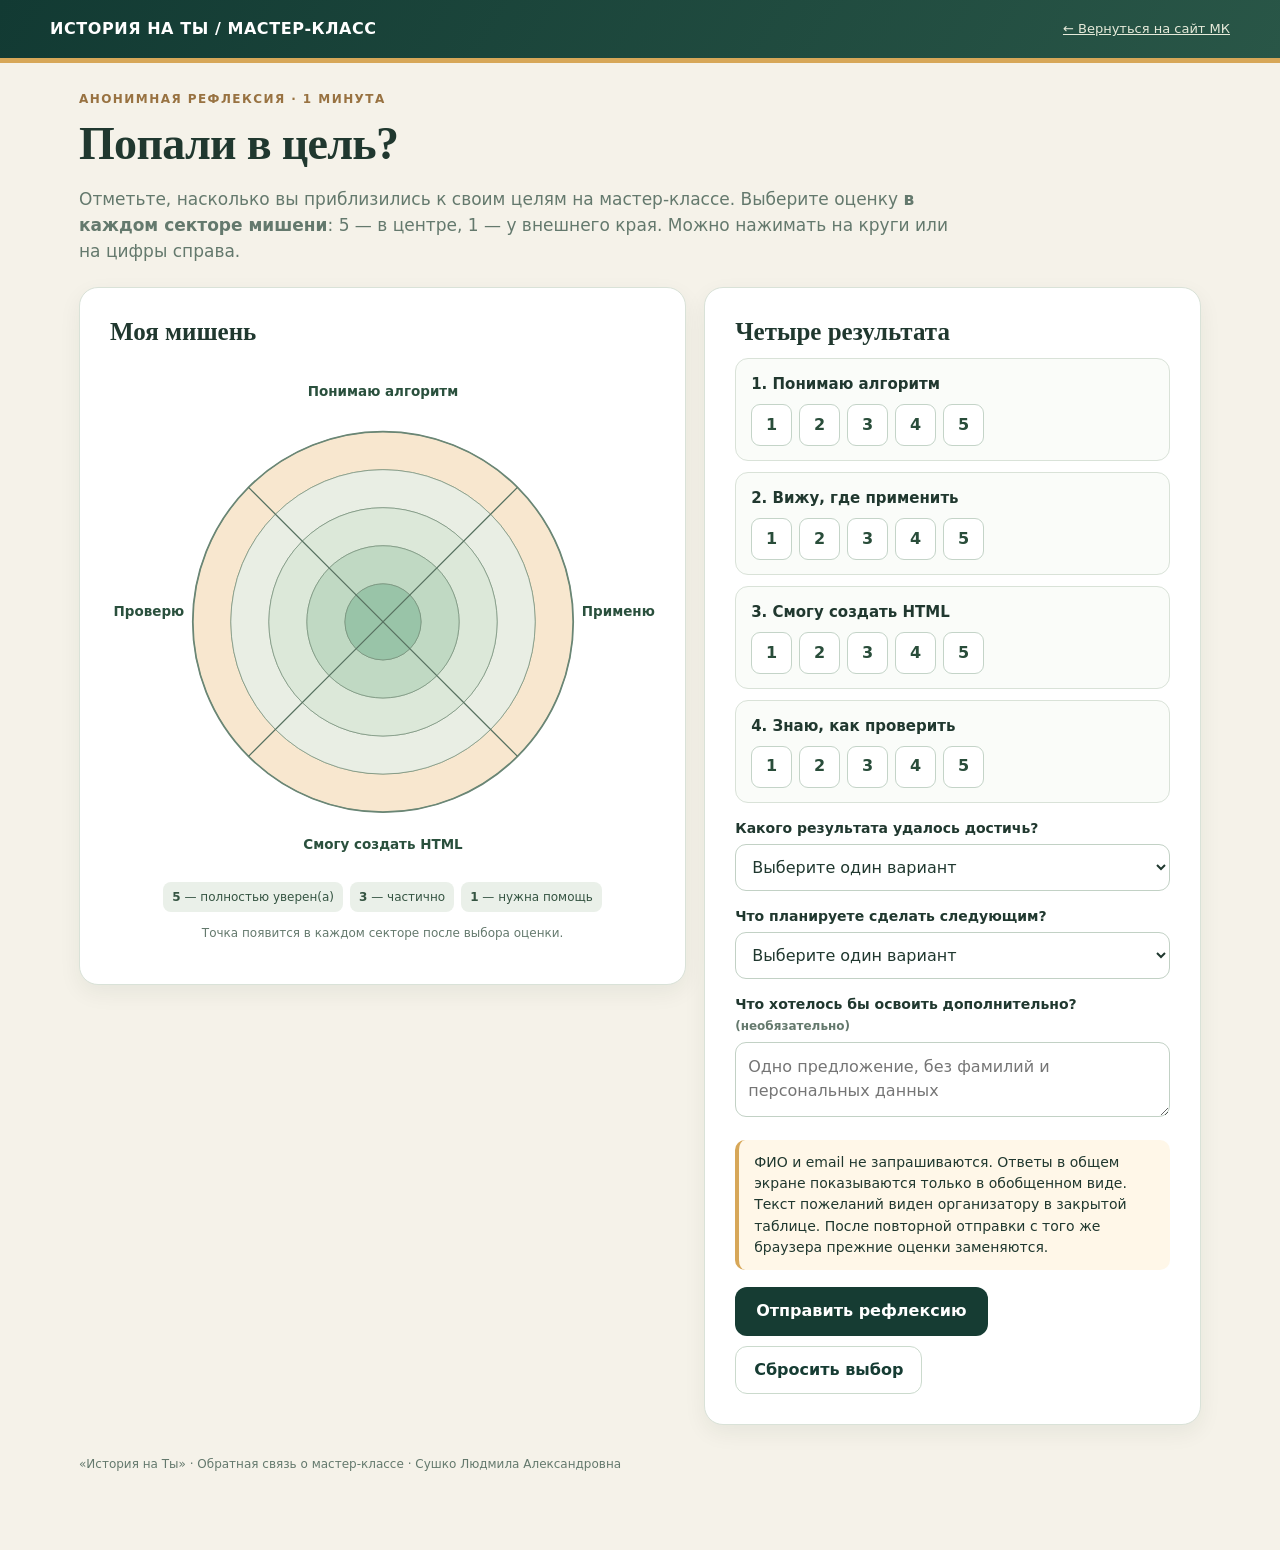
<file: reflection.html>
<!doctype html><html lang="ru"><head><meta charset="utf-8"><meta name="viewport" content="width=device-width,initial-scale=1"><meta name="theme-color" content="#163c33"><title>Мишень результата · История на Ты</title><link rel="stylesheet" href="reflection.css"></head><body>
<header class="top"><div class="top-inner"><strong class="brand">ИСТОРИЯ НА ТЫ / МАСТЕР-КЛАСС</strong><a href="index.html">← Вернуться на сайт МК</a></div></header>
<main class="page"><div class="tag">Анонимная рефлексия · 1 минута</div><h1>Попали в цель?</h1><p class="lead">Отметьте, насколько вы приблизились к своим целям на мастер-классе. Выберите оценку <b>в каждом секторе мишени</b>: 5 — в центре, 1 — у внешнего края. Можно нажимать на круги или на цифры справа.</p>
<div id="modeNotice" class="notice" hidden></div>
<form id="survey" autocomplete="off"><div class="layout"><section class="frame"><h2>Моя мишень</h2><div id="targetBox" class="target-wrap"></div><div class="scale"><span><b>5</b> — полностью уверен(а)</span><span><b>3</b> — частично</span><span><b>1</b> — нужна помощь</span></div><p class="tiny" style="text-align:center">Точка появится в каждом секторе после выбора оценки.</p></section>
<section class="frame"><h2>Четыре результата</h2><div id="rates"></div><label class="field" for="outcome">Какого результата удалось достичь?</label><select required class="select" id="outcome"><option value="">Выберите один вариант</option><option value="prompt">Составил(а) промпт</option><option value="code">Получил(а) HTML-код</option><option value="opened">Открыл(а) готовый тренажер</option><option value="intro">Пока познакомился(ась) с алгоритмом</option></select>
<label class="field" for="next">Что планируете сделать следующим?</label><select required class="select" id="next"><option value="">Выберите один вариант</option><option value="game">Создать учебную игру</option><option value="repeat">Сделать тренажер для повторения</option><option value="case">Разработать практические задания</option><option value="tech">Разобраться с техническими вопросами</option></select>
<label class="field" for="comment">Что хотелось бы освоить дополнительно? <span class="tiny">(необязательно)</span></label><textarea id="comment" maxlength="350" placeholder="Одно предложение, без фамилий и персональных данных"></textarea>
<div class="notice">ФИО и email не запрашиваются. Ответы в общем экране показываются только в обобщенном виде. Текст пожеланий виден организатору в закрытой таблице. После повторной отправки с того же браузера прежние оценки заменяются.</div>
<div class="actions"><button id="send" type="submit" class="primary">Отправить рефлексию</button><button id="clear" type="button" class="secondary">Сбросить выбор</button></div><div id="status" role="status" aria-live="polite" class="msg"></div></section></div></form><p class="footer">«История на Ты» · Обратная связь о мастер-классе · Сушко Людмила Александровна</p></main>
<script src="config.js"></script><script src="reflection_common.js"></script><script>
(()=>{'use strict';const values=[0,0,0,0];const key='mk_reflection_anonymous_id_v1';const $=id=>document.getElementById(id);const status=$('status');$('targetBox').innerHTML=targetMarkup('myTarget');
$('rates').innerHTML=CRITERIA.map((c,i)=>`<div class="criterion"><div class="criterion-title">${i+1}. ${escapeHtml(c.label)}</div><div class="rate" data-rate="${i}" role="group" aria-label="${escapeHtml(c.label)}">${[1,2,3,4,5].map(v=>`<button type="button" data-sector="${i}" data-score="${v}" aria-pressed="false" aria-label="Оценка ${v} из 5">${v}</button>`).join('')}</div></div>`).join('');
function selectScore(sector,score){values[sector]=score;document.querySelectorAll(`#rates [data-sector="${sector}"]`).forEach(x=>x.setAttribute('aria-pressed',String(Number(x.dataset.score)===score)));drawMarkers('myTarget',values);}
$('rates').addEventListener('click',ev=>{let b=ev.target.closest('[data-sector][data-score]');if(b)selectScore(Number(b.dataset.sector),Number(b.dataset.score));});
$('myTarget').addEventListener('click',ev=>{const z=ev.target.closest('.zone');if(z)selectScore(Number(z.dataset.sector),Number(z.dataset.score));});
$('myTarget').addEventListener('keydown',ev=>{if(ev.key==='Enter'||ev.key===' '){const z=ev.target.closest('.zone');if(z){ev.preventDefault();selectScore(Number(z.dataset.sector),Number(z.dataset.score));}}});
$('clear').onclick=()=>{for(let i=0;i<4;i++)selectScore(i,0);$('outcome').value='';$('next').value='';$('comment').value='';status.className='msg';};
let userId='';try{userId=localStorage.getItem(key)||'';if(!/^[0-9a-f-]{36}$/i.test(userId)){userId=newAnonymousId();localStorage.setItem(key,userId);}}catch(e){userId=newAnonymousId();}
if(!isLive()){$('modeNotice').hidden=false;$('modeNotice').textContent='Демонстрационный режим: адрес сервера еще не настроен, отправка и сбор ответов отключены. Организатор должен указать URL Google Apps Script в config.js.';}
function wait(t){return new Promise(r=>setTimeout(r,t));}
// Native form POST is a fallback for browsers that reject cross-site fetch.
// It does not require JavaScript access to the cross-origin response.
function postViaForm(params){return new Promise((resolve,reject)=>{
  const frame=document.createElement('iframe'); const frameName='mk_upload_'+Date.now();
  frame.name=frameName;frame.style.cssText='position:absolute;width:1px;height:1px;opacity:0;pointer-events:none;left:-9999px';frame.setAttribute('title','Фоновая отправка результатов');
  const form=document.createElement('form');form.method='POST';form.action=endpoint();form.target=frameName;form.style.display='none';
  params.forEach((v,k)=>{const input=document.createElement('input');input.type='hidden';input.name=k;input.value=v;form.append(input);});
  let finished=false;
  const cleanup=()=>{if(!finished){finished=true;form.remove();setTimeout(()=>frame.remove(),18000);}};
  const timer=setTimeout(()=>{cleanup();resolve();},1200);
  try{document.body.append(frame,form);form.submit();}catch(err){clearTimeout(timer);cleanup();reject(err);}
});}
async function checkReceipt(id,nonce){let errors=0;
  for(let i=0;i<4;i++){
    await wait(1100+i*550);
    try{let data=await requestJsonp('receipt',{id:id,nonce:nonce});if(data?.ok&&data.saved)return true;}
    catch(err){errors++;if(errors>=2)break;}
  }
  return false;
}
function addConnectionHint(){if(document.getElementById('connectionHint'))return;
 const box=document.createElement('p');box.id='connectionHint';box.className='tiny';box.style.cssText='margin:8px 0 0;line-height:1.5';
 box.append('Если Google не отвечает на телефоне, откройте сайт в Chrome (не во встроенном браузере приложения). ');
 const a=document.createElement('a');a.target='_blank';a.rel='noopener noreferrer';a.textContent='Проверить доступ к Google';
 const u=new URL(endpoint());u.searchParams.set('action','stats');a.href=u.toString();box.append(a,' — должна открыться страница с данными в формате JSON.');
 status.after(box);
}
$('survey').addEventListener('submit',async ev=>{
 ev.preventDefault();
 if(values.some(v=>!v)){showMessage(status,'Пожалуйста, поставьте оценку в каждом из четырех секторов.','err');return;}
 if(!$('outcome').value||!$('next').value){showMessage(status,'Выберите достигнутый результат и следующий шаг.','err');return;}
 if(!isLive()){showMessage(status,'Адрес сервера Google пока не настроен.','err');return;}
 const button=$('send');button.disabled=true;showMessage(status,'Отправляем оценки в Google Таблицу…','pending');
 const body=new URLSearchParams();const nonce=newAnonymousId();body.set('id',userId);body.set('nonce',nonce);
 values.forEach((v,i)=>body.set('q'+(i+1),String(v)));
 body.set('outcome',$('outcome').value);body.set('next',$('next').value);body.set('comment',$('comment').value.slice(0,350));
 try{
   let fetchWorked=false;
   try{
     const timeout=new Promise((_,reject)=>setTimeout(()=>reject(new Error('Сеть не отвечает')),10000));
     await Promise.race([fetch(endpoint(),{method:'POST',mode:'no-cors',headers:{'Content-Type':'application/x-www-form-urlencoded'},body:body.toString(),redirect:'follow'}),timeout]);
     fetchWorked=true;
   }catch(err){
     showMessage(status,'Переходим к резервному способу отправки для телефона…','pending');
     await postViaForm(body);
   }
   const saved=await checkReceipt(userId,nonce);
   if(saved){showMessage(status,'Спасибо! Ответ подтвержден и сохранен в Google Таблице.','ok');}
   else{
     showMessage(status,'Отправка была выполнена, но телефон не смог получить подтверждение Google. Ответ МОГ сохраниться. Не отправляйте его повторно сразу: проверьте лист «Ответы МК» или общую мишень с компьютера.','pending');
     addConnectionHint();
   }
 }catch(err){
   showMessage(status,'Не удалось выполнить отправку: '+err.message+'. Проверьте интернет и попробуйте открыть страницу в Chrome.','err');addConnectionHint();
 }finally{button.disabled=false;}
});})();
</script></body></html>
</file>
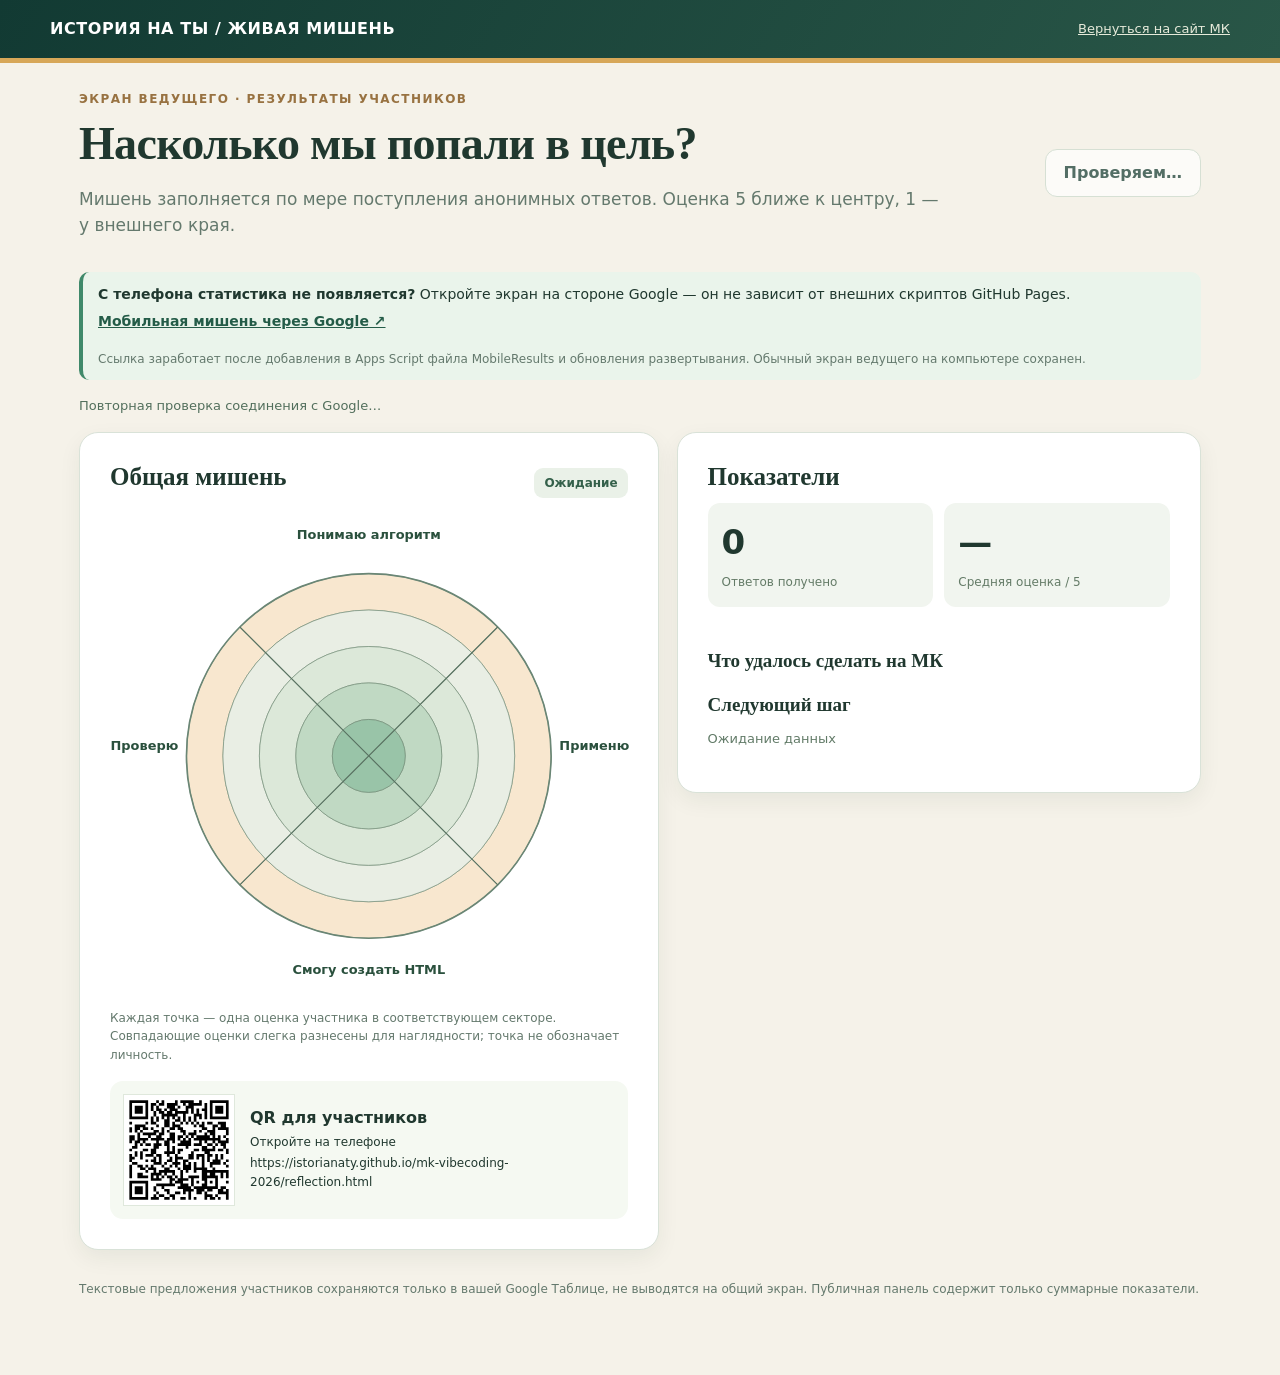
<file: results.html>
<!doctype html>
<html lang="ru"><head><meta charset="utf-8"/><meta content="width=device-width,initial-scale=1" name="viewport"/><meta content="#163c33" name="theme-color"/><title>Живая мишень · Итоги мастер-класса</title><link href="reflection.css" rel="stylesheet"/><style>
.dashboard{display:grid;grid-template-columns:minmax(0,1.05fr) minmax(300px,.95fr);gap:18px;align-items:start}.dash-header{display:flex;gap:12px;align-items:center;flex-wrap:wrap;justify-content:space-between}.live-dot{display:inline-block;width:11px;height:11px;border-radius:50%;background:#408759;margin-right:5px}.collective .target{max-width:560px}.two-stats{display:grid;grid-template-columns:repeat(2,minmax(0,1fr));gap:11px}.dist-list{display:grid;gap:14px;margin-top:18px}.dist-title{font-size:14px;font-weight:800;margin-bottom:7px}.smallbar{height:10px;background:#e7efe5;border-radius:9px;overflow:hidden;display:flex}.smallbar span{height:100%}.statusline{font-size:13px;color:#627b68}.qr-card{display:flex;gap:15px;align-items:center;background:#f5f9f2;border-radius:13px;padding:13px;margin-top:17px}.qr-card img{width:112px;height:112px;background:white;object-fit:contain;border:1px solid #dfe8dc}.qr-card p{font-size:12px;margin:3px 0;overflow-wrap:anywhere}.wide-bar{display:flex;gap:10px;align-items:center;margin:10px 0}.wide-bar label{font-size:13px;min-width:165px}.wide-bar .bar-track{flex:1}.wide-bar small{min-width:18px;text-align:right}@media(max-width:830px){.dashboard{grid-template-columns:1fr}}

/* Обратная связь при обновлении на телефоне */
#refresh:disabled{cursor:wait;opacity:.72}
.refreshHelp{margin:6px 0 15px;font-size:13px;color:#526f5c}
@media(max-width:830px){.dash-header > #refresh{width:100%;min-height:50px;font-size:16px}}

/* Мобильные элементы панели диагностики */
#checkGoogleLink{display:inline-block;margin:0 0 18px;color:#0b6e58;font-weight:800;overflow-wrap:anywhere;font-size:14px}
#refreshHelp{line-height:1.6}
</style></head><body><header class="top"><div class="top-inner"><strong class="brand">ИСТОРИЯ НА ТЫ / ЖИВАЯ МИШЕНЬ</strong><a href="index.html">Вернуться на сайт МК</a></div></header>
<main class="page"><div class="dash-header"><div><div class="tag">Экран ведущего · результаты участников</div><h1>Насколько мы попали в цель?</h1><p class="lead">Мишень заполняется по мере поступления анонимных ответов. Оценка 5 ближе к центру, 1 — у внешнего края.</p></div><button aria-describedby="refreshHelp" class="secondary" id="refresh" type="button">Обновить сейчас</button></div>
<div class="notice" id="googleMobileBanner" style="border-left:4px solid #3f896a;background:#eaf4eb"><strong>С телефона статистика не появляется?</strong> Откройте экран на стороне Google — он не зависит от внешних скриптов GitHub Pages. <a id="openGoogleReport" target="_blank" rel="noopener noreferrer" href="https://script.google.com/macros/s/AKfycbxEFtRDGVPz9WkkBB9jDqeHlZOwkiwBHOyPX5ECMy4a_GrTYnrwNMfnfo2L2iJ3vAHW/exec?action=mobile" style="display:inline-block;font-weight:800;margin:6px 0">Мобильная мишень через Google ↗</a><p class="tiny" style="margin-bottom:0">Ссылка заработает после добавления в Apps Script файла MobileResults и обновления развертывания. Обычный экран ведущего на компьютере сохранен.</p></div>
<div class="notice" hidden="" id="modeNotice"></div><p aria-live="polite" class="refreshHelp" id="refreshHelp">Данные обновляются автоматически. На телефоне можно нажать кнопку для проверки вручную.</p><div class="dashboard"><section class="frame collective"><div class="dash-header"><h2>Общая мишень</h2><span class="chip" id="liveStatus">Ожидание</span></div><div id="groupTarget"></div><p class="tiny">Каждая точка — одна оценка участника в соответствующем секторе. Совпадающие оценки слегка разнесены для наглядности; точка не обозначает личность.</p><div class="qr-card"><img alt="QR-код на страницу рефлексии" src="reflection-qr.svg"/><div><strong>QR для участников</strong><p>Откройте на телефоне</p><p id="link">https://istorianaty.github.io/mk-vibecoding-2026/reflection.html</p></div></div></section>
<section class="frame"><h2>Показатели</h2><div class="two-stats"><div class="stat"><strong id="count">0</strong><small>Ответов получено</small></div><div class="stat"><strong id="overall">—</strong><small>Средняя оценка / 5</small></div></div><div class="bars" id="avgRows" style="margin-top:19px"></div><h3 style="margin-top:24px">Что удалось сделать на МК</h3><div id="outcomes"></div><h3 style="margin-top:22px">Следующий шаг</h3><div id="nextSteps"></div><p class="statusline" id="lastUpdated">Ожидание данных</p></section></div>
<p class="footer">Текстовые предложения участников сохраняются только в вашей Google Таблице, не выводятся на общий экран. Публичная панель содержит только суммарные показатели.</p>
</main><script src="config.js"></script><script src="reflection_common.js"></script><script>
(()=>{'use strict';const $=id=>document.getElementById(id);$('groupTarget').innerHTML=targetMarkup('collective',false);const svg=$('collective');
let busy=false;function render(data){const total=Number(data.count)||0;$('count').textContent=String(total);$('overall').textContent=total?Number(data.overall).toFixed(1).replace('.',','):'—';$('avgRows').innerHTML=CRITERIA.map((c,i)=>`<div><div class="bar-label">${escapeHtml(c.label)} · ${total?Number(data.averages[i]).toFixed(1).replace('.',','):'—'} / 5</div><div class="bar-track"><div class="bar-fill" style="width:${total?Math.max(0,Math.min(100,Number(data.averages[i])*20)):0}%"></div></div></div>`).join('');
function makeCounts(obj,labels){return Object.entries(labels).map(([key,name])=>{const n=Number((obj||{})[key])||0;const pct=total?Math.round(n/total*100):0;return `<div class="wide-bar"><label>${escapeHtml(name)}</label><div class="bar-track"><div class="bar-fill" style="width:${pct}%"></div></div><small>${n}</small></div>`;}).join('');}
$('outcomes').innerHTML=makeCounts(data.outcomes,OUTCOMES);$('nextSteps').innerHTML=makeCounts(data.next,NEXT_STEPS);
const marks=$('collective-marks');marks.innerHTML='';const distribution=data.distribution||[];for(let sector=0;sector<4;sector++){
 for(let score=1;score<=5;score++){const n=Math.max(0,Number(distribution[sector]?.[score-1])||0);for(let j=0;j<Math.min(n,250);j++){
   const mid=CRITERIA[sector].angle;const theta=mid-37+((j*41.73+score*7+sector*13)%74);const radius=(5-score)*31+8+((j*13.17+sector*5)%15);
   const [x,y]=polar(220,215,radius,theta);const circle=document.createElementNS('http://www.w3.org/2000/svg','circle');circle.setAttribute('cx',x);circle.setAttribute('cy',y);circle.setAttribute('r',n>70?'2.6':'4');circle.setAttribute('fill','#ae6b31');circle.setAttribute('opacity','.78');circle.setAttribute('pointer-events','none');marks.append(circle);
 }}}
$('lastUpdated').textContent='Последнее обновление: '+new Date().toLocaleTimeString('ru-RU');$('liveStatus').textContent=total?'● Поступают ответы':'Ожидаем ответы';}
// Отдельная загрузка статистики для экрана ведущего. У формы участника свой механизм,
// поэтому ее, Apps Script и общую библиотеку не меняем.
function loadDashboardStats(waitMs=35000){return new Promise((resolve,reject)=>{
  const cb='mkCallback_dash_'+Date.now()+'_'+Math.random().toString(36).slice(2,10);
  const tag=document.createElement('script');tag.async=true;
  let settled=false,timer;
  function finish(err,data){if(settled)return;settled=true;clearTimeout(timer);tag.onerror=null;tag.onload=null;tag.remove();try{delete window[cb];}catch(_){window[cb]=undefined;}if(err)reject(err);else resolve(data);}
  window[cb]=(value)=>finish(null,value);
  tag.onerror=()=>finish(new Error('Браузер не загрузил сценарий Google. Проверьте интернет и доступ к script.google.com и script.googleusercontent.com'));
  tag.onload=()=>{if(!settled)finish(new Error('Google вернул страницу без данных. Проверьте, что доступ к Apps Script открыт для всех'))};
  timer=setTimeout(()=>finish(new Error('Google не ответил за '+Math.round(waitMs/1000)+' секунд')),waitMs);
  try{
    const u=new URL(endpoint());u.searchParams.set('action','stats');u.searchParams.set('callback',cb);u.searchParams.set('_',String(Date.now()));
    tag.src=u.toString();document.head.appendChild(tag);
  }catch(e){finish(new Error('Неверная ссылка на статистику: '+e.message));}
});}
async function requestDashboardStats(){
  try{return await loadDashboardStats(35000);}
  catch(e){
    if(/Браузер не загрузил|Google вернул страницу/.test(e.message)){
      message('Повторная проверка соединения с Google…');
      await new Promise(r=>setTimeout(r,1800));
      return await loadDashboardStats(35000);
    }
    throw e;
  }
}

let lastSnapshot=null;
let lastCheck=0;
function message(text){$('refreshHelp').textContent=text;}
async function update(trigger='auto'){
  if(busy){if(trigger==='manual')message('Проверка уже идет. Подождите несколько секунд.');return;}
  if(document.hidden&&trigger==='auto')return; // экономим ресурсы и избегаем таймеров спящего телефона
  busy=true;
  const button=$('refresh');
  button.disabled=true;
  button.textContent='Проверяем…';
  if(trigger==='manual')message('Запрашиваем свежие результаты из Google Таблицы…');
  try{
    if(!isLive()){
      $('modeNotice').hidden=false;
      const preview=new URLSearchParams(location.search).get('demo')==='1';
      $('modeNotice').textContent=preview?'ПОКАЗ ОБРАЗЦА: 12 условных ответов. Это не реальные результаты!':'Демонстрационный режим. Для реальных данных нужен URL Google Apps Script.';
      render(preview?{count:12,averages:[4.5,4,3.6,4.2],overall:4.08,distribution:[[0,0,1,4,7],[0,1,2,5,4],[0,2,3,5,2],[0,0,3,4,5]],outcomes:{prompt:5,code:3,opened:2,intro:2},next:{game:4,repeat:5,case:2,tech:1}}:{count:0,averages:[0,0,0,0],distribution:[],outcomes:{},next:{}});
      message('Показаны демонстрационные результаты.');
      return;
    }
    const data=await requestDashboardStats();
    if(!data||!data.ok)throw new Error('Сервер не подтвердил получение статистики');
    const fingerprint=JSON.stringify({count:data.count,averages:data.averages,distribution:data.distribution,outcomes:data.outcomes,next:data.next});
    const changed=lastSnapshot!==null&&fingerprint!==lastSnapshot;
    lastSnapshot=fingerprint;
    render(data);
    const at=new Date().toLocaleTimeString('ru-RU');
    lastCheck=Date.now();
    $('lastUpdated').textContent='Данные проверены: '+at;
    message(changed?'Статистика обновилась. Проверено в '+at+'.':'Связь работает. Новых ответов пока нет. Проверено в '+at+'.');
  }catch(e){
    $('liveStatus').textContent='Нет связи с таблицей';
    $('lastUpdated').textContent='Обновление не выполнено';
    message('Не удалось получить статистику: '+e.message+'. Данные в Google Таблице не затронуты. Проверьте адрес Google ниже.');
    const info=$('refreshHelp');if(!document.getElementById('checkGoogleLink')){
      const a=document.createElement('a');a.id='checkGoogleLink';a.target='_blank';a.rel='noopener noreferrer';a.textContent='Проверить Google Apps Script';
      const u=new URL(endpoint());u.searchParams.set('action','stats');a.href=u.toString();info.after(a);
    }
  }finally{
    busy=false;button.disabled=false;button.textContent='Обновить сейчас';
  }
}
$('refresh').addEventListener('click',()=>update('manual'));
setInterval(()=>update('auto'),Math.max(6,Number(window.MK_REFLECTION?.refreshSeconds)||8)*1000);
// Мобильный браузер может ставить таймеры на паузу, когда экран заблокирован.
document.addEventListener('visibilitychange',()=>{if(!document.hidden)update('resume');});
window.addEventListener('pageshow',()=>update('resume'));
window.addEventListener('online',()=>update('resume'));
update('init');})();
</script></body></html>
</file>
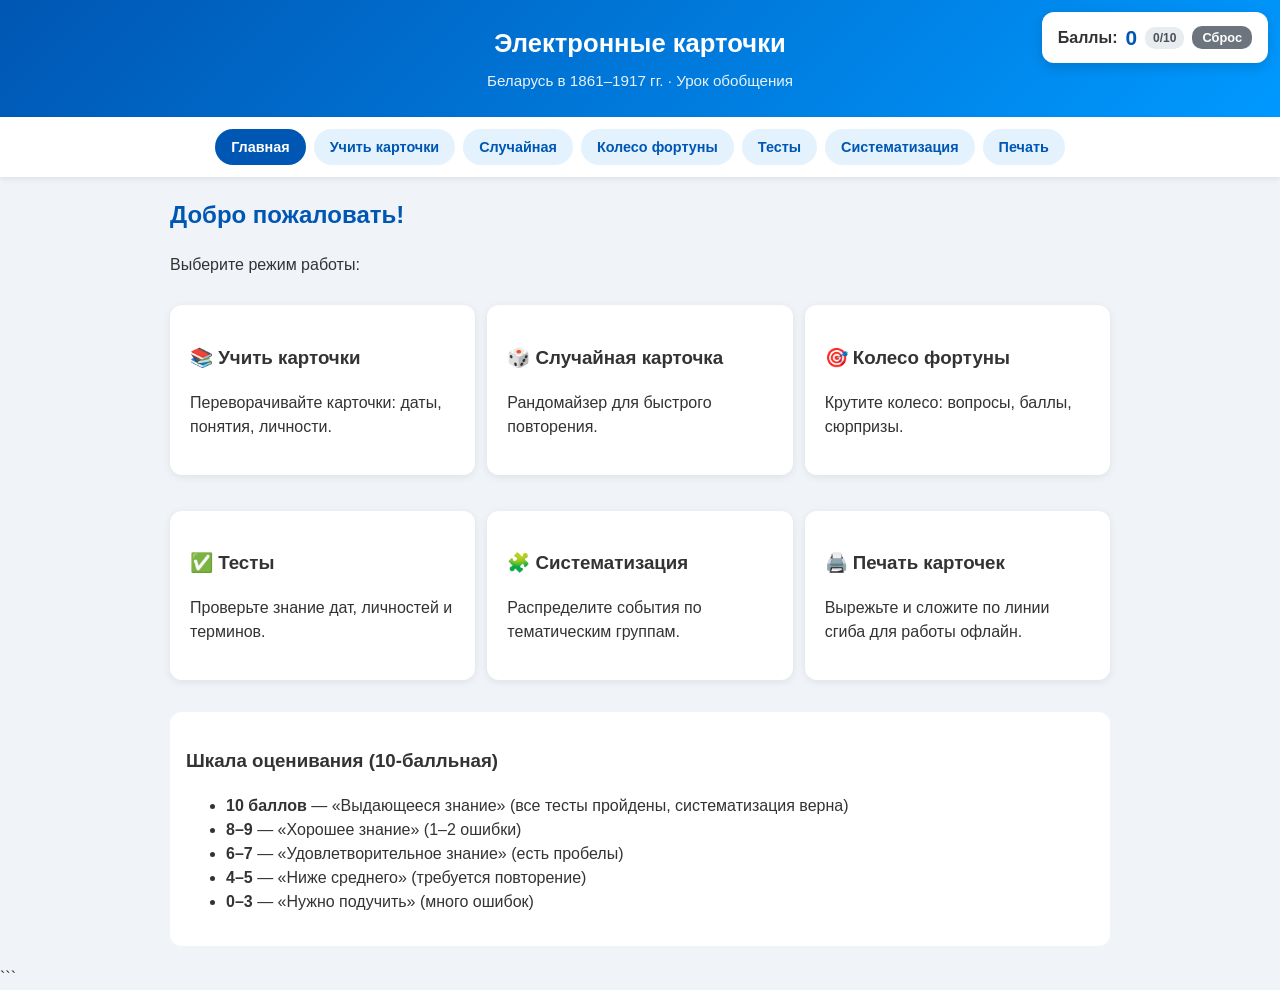
<file: examples/cards_8.html>
<!DOCTYPE html>
<!-- saved from url=(0253)file:///G:/%D1%80%D0%B0%D0%B1%D0%BE%D1%82%D0%B0/%D0%A3%D1%80%D0%BE%D0%BA%D0%B8/8/%D0%BA%D0%B0%D1%80%D1%82%D0%BE%D1%87%D0%BA%D0%B8/%D0%BA%D0%B0%D1%80%D1%82%D0%BE%D1%87%D0%BA%D0%B8%20%D0%BA%20%D0%BE%D0%B1%D0%BE%D0%B1%D1%89%D0%B5%D0%BD%D0%B8%D1%8E%202.html -->
<html lang="ru"><head><meta http-equiv="Content-Type" content="text/html; charset=UTF-8">

<meta name="viewport" content="width=device-width, initial-scale=1.0">
<title>Электронные карточки: Беларусь 1861–1917</title>
<style>
  :root{
    --primary:#0056b3;
    --accent:#0099ff;
    --success:#28a745;
    --danger:#dc3545;
    --bg:#f0f4f8;
    --card:#ffffff;
    --text:#333;
  }
  *{box-sizing:border-box}
  body{margin:0;font-family:'Segoe UI',Tahoma,Geneva,Verdana,sans-serif;background:var(--bg);color:var(--text);line-height:1.5}
  header{background:linear-gradient(135deg,var(--primary),var(--accent));color:#fff;padding:24px 16px;text-align:center;box-shadow:0 4px 12px rgba(0,0,0,.15)}
  header h1{margin:0 0 8px;font-size:1.6rem}
  header p{margin:0;opacity:.9;font-size:.95rem}
  nav{display:flex;flex-wrap:wrap;justify-content:center;gap:8px;padding:12px;background:#fff;position:sticky;top:0;z-index:50;box-shadow:0 2px 6px rgba(0,0,0,.08)}
  nav button{border:none;background:#e3f2fd;color:var(--primary);padding:10px 16px;border-radius:20px;font-weight:700;cursor:pointer;transition:.2s;font-size:.9rem}
  nav button:hover{background:#bbdefb}
  nav button.active{background:var(--primary);color:#fff}
  .section{display:none;padding:20px;max-width:980px;margin:0 auto}
  .section.active{display:block}
  h2{margin-top:0;color:var(--primary)}

  /* Карточки (flip) */
  .card-stage{perspective:1000px;width:100%;max-width:620px;height:360px;margin:20px auto;cursor:pointer}
  .card-inner{width:100%;height:100%;position:relative;transform-style:preserve-3d;transition:transform .7s cubic-bezier(.4,.2,.2,1)}
  .card-inner.flipped{transform:rotateY(180deg)}
  .card-face{position:absolute;width:100%;height:100%;backface-visibility:hidden;border-radius:16px;display:flex;flex-direction:column;justify-content:center;align-items:center;padding:24px;text-align:center;box-shadow:0 10px 30px rgba(0,0,0,.12)}
  .card-front{background:var(--card);color:var(--text)}
  .card-back{background:linear-gradient(135deg,var(--primary),var(--accent));color:#fff;transform:rotateY(180deg)}
  .card-front h3, .card-back h3{margin:8px 0 4px;font-size:1.25rem}
  .card-front .meta, .card-back .meta{color:#666;font-size:.95rem}
  .card-back .meta{color:#e0e0e0}
  .card-back p{font-size:1.05rem;line-height:1.5;margin:4px 0}
  .card-controls{display:flex;justify-content:center;gap:12px;margin-top:12px;flex-wrap:wrap}
  .btn{padding:10px 18px;border:none;border-radius:10px;background:var(--primary);color:#fff;font-weight:700;cursor:pointer;transition:.2s}
  .btn:hover{background:#004494}
  .btn.secondary{background:#6c757d}
  .btn.secondary:hover{background:#565e64}
  .btn.success{background:var(--success)}
  .btn.danger{background:var(--danger)}

  /* Счёт */
  #scorePanel{position:fixed;top:12px;right:12px;background:#fff;padding:10px 16px;border-radius:12px;box-shadow:0 4px 12px rgba(0,0,0,.15);font-weight:700;z-index:100;display:flex;align-items:center;gap:8px}
  #scoreValue{color:var(--primary);font-size:1.3rem}
  .badge{font-size:.75rem;padding:2px 8px;border-radius:10px;background:#e9ecef;color:#495057}

  /* Настройки запоминания */
  .learn-setup{background:#fff;padding:20px;border-radius:12px;box-shadow:0 2px 8px rgba(0,0,0,.08);margin-bottom:20px;display:flex;flex-direction:column;gap:15px}
  .setup-row{display:flex;align-items:center;gap:10px;flex-wrap:wrap}
  .learn-categories-list{display:flex;gap:15px;flex-wrap:wrap}
  .learn-categories-list label{cursor:pointer;user-select:none;display:flex;align-items:center;gap:5px}

  /* Колесо */
  .wheel-wrap{text-align:center;margin:20px 0}
  #wheelCanvas{max-width:100%;height:auto}
  .wheel-result{margin-top:12px;padding:16px;background:#fff;border-radius:12px;box-shadow:0 2px 8px rgba(0,0,0,.08);display:none}

  /* Тесты */
  .quiz-box{background:#fff;padding:20px;border-radius:12px;box-shadow:0 2px 8px rgba(0,0,0,.08);margin:12px 0}
  .quiz-options{display:flex;flex-direction:column;gap:8px;margin-top:12px}
  .opt-btn{text-align:left;padding:12px;border:2px solid #dee2e6;background:#fff;border-radius:10px;cursor:pointer;transition:.2s;font-size:.95rem}
  .opt-btn:hover{border-color:var(--accent)}
  .opt-btn.correct{border-color:var(--success);background:#e9f7ec}
  .opt-btn.wrong{border-color:var(--danger);background:#fbe9eb}
  .quiz-feedback{font-weight:700;margin-top:8px;min-height:24px}

  /* Систематизация */
  .drop-zones{display:grid;grid-template-columns:repeat(auto-fit,minmax(220px,1fr));gap:12px;margin:12px 0}
  .drop-zone{background:#fff;border:2px dashed #adb5bd;border-radius:12px;padding:12px;min-height:180px;transition:.2s}
  .drop-zone h4{margin:0 0 8px;color:var(--primary);font-size:.95rem}
  .drop-zone.hover{border-color:var(--primary);background:#f8f9ff}
  .sort-pool{display:flex;flex-wrap:wrap;gap:8px;margin:12px 0}
  .sort-chip{background:#e3f2fd;border:1px solid #90caf9;padding:8px 12px;border-radius:20px;cursor:grab;font-size:.9rem;user-select:none;touch-action:manipulation}
  .sort-chip:active{cursor:grabbing}
  .sort-chip.placed{background:#fff;border-style:dashed}

  /* Печать */
  .print-actions{display:flex;gap:10px;flex-wrap:wrap;margin-bottom:12px}
  .print-grid{display:grid;grid-template-columns:repeat(2,1fr);gap:10px}
  .print-card{border:1px dashed #333;background:#fff;display:flex;height:130px;position:relative;overflow:hidden;page-break-inside:avoid}
  .print-side{flex:1;padding:10px;font-size:11px;display:flex;align-items:center;justify-content:center;text-align:center}
  .print-side.front{font-weight:700}
  .print-divider{position:absolute;left:50%;top:0;bottom:0;border-left:2px dashed #999}
  .print-divider::after{content:"СГИБ";position:absolute;top:2px;left:-14px;font-size:9px;color:#666;background:#fff;padding:0 4px}
  @media print{
    body *{visibility:hidden}
    .print-area,.print-area *{visibility:visible}
    .print-area{position:absolute;left:0;top:0;width:100%}
    .no-print{display:none!important}
    .print-grid{grid-template-columns:repeat(2,1fr);gap:8px}
    .print-card{height:120px;border:1px solid #000}
  }

  /* Модалка колеса */
  .modal{position:fixed;inset:0;background:rgba(0,0,0,.5);display:none;align-items:center;justify-content:center;z-index:200;padding:16px}
  .modal.active{display:flex}
  .modal-box{background:#fff;border-radius:16px;padding:24px;max-width:560px;width:100%;box-shadow:0 20px 60px rgba(0,0,0,.3)}
  .modal-box h3{margin-top:0;color:var(--primary)}

  /* Адаптив */
  @media (max-width:640px){
    .card-stage{height:300px}
    .print-grid{grid-template-columns:1fr}
    nav button{font-size:.85rem;padding:8px 12px}
  }
  .hidden{display:none!important}
</style>
</head>
<body>

<header>
  <h1>Электронные карточки</h1>
  <p>Беларусь в 1861–1917 гг. · Урок обобщения</p>
</header>

<nav class="no-print">
  <button onclick="showSection('home')" class="active">Главная</button>
  <button onclick="showSection('learn')">Учить карточки</button>
  <button onclick="showSection('random')">Случайная</button>
  <button onclick="showSection('wheel')">Колесо фортуны</button>
  <button onclick="showSection('test')">Тесты</button>
  <button onclick="showSection('sort')">Систематизация</button>
  <button onclick="showSection('print')">Печать</button>
</nav>

<div id="scorePanel" class="no-print">
  <span>Баллы:</span>
  <span id="scoreValue">0</span>
  <span class="badge" id="gradeBadge">0/10</span>
  <button class="btn secondary" style="padding:4px 10px;font-size:.8rem" onclick="resetScore()">Сброс</button>
</div>

<!-- ГЛАВНАЯ -->
<section id="home" class="section active">
  <h2>Добро пожаловать!</h2>
  <p>Выберите режим работы:</p>
  <div style="display:grid;gap:12px;grid-template-columns:repeat(auto-fit,minmax(240px,1fr))">
    <div class="quiz-box" style="cursor:pointer" onclick="showSection('learn')">
      <h3>📚 Учить карточки</h3>
      <p>Переворачивайте карточки: даты, понятия, личности. <b></b></p>
    </div>
    <div class="quiz-box" style="cursor:pointer" onclick="showSection('random')">
      <h3>🎲 Случайная карточка</h3>
      <p>Рандомайзер для быстрого повторения.</p>
    </div>
    <div class="quiz-box" style="cursor:pointer" onclick="showSection('wheel')">
      <h3>🎯 Колесо фортуны</h3>
      <p>Крутите колесо: вопросы, баллы, сюрпризы.</p>
    </div>
    <div class="quiz-box" style="cursor:pointer" onclick="showSection('test')">
      <h3>✅ Тесты</h3>
      <p>Проверьте знание дат, личностей и терминов.</p>
    </div>
    <div class="quiz-box" style="cursor:pointer" onclick="showSection('sort')">
      <h3>🧩 Систематизация</h3>
      <p>Распределите события по тематическим группам.</p>
    </div>
    <div class="quiz-box" style="cursor:pointer" onclick="showSection('print')">
      <h3>🖨️ Печать карточек</h3>
      <p>Вырежьте и сложите по линии сгиба для работы офлайн.</p>
    </div>
  </div>
  <div style="margin-top:20px;padding:16px;background:#fff;border-radius:12px">
    <h3>Шкала оценивания (10-балльная)</h3>
    <ul>
      <li><b>10 баллов</b> — «Выдающееся знание» (все тесты пройдены, систематизация верна)</li>
      <li><b>8–9</b> — «Хорошее знание» (1–2 ошибки)</li>
      <li><b>6–7</b> — «Удовлетворительное знание» (есть пробелы)</li>
      <li><b>4–5</b> — «Ниже среднего» (требуется повторение)</li>
      <li><b>0–3</b> — «Нужно подучить» (много ошибок)</li>
    </ul>
  </div>
</section>

<!-- УЧИТЬ -->
<section id="learn" class="section">
  <h2>Учить карточки (Запоминание)</h2>
  <div id="learnSetup" class="learn-setup no-print">
    <div class="setup-row">
        <b>1. Количество карточек:</b>
        <select id="learnCount" class="btn secondary" style="padding: 8px 12px;">
            <option value="10">10</option>
            <option value="20">20</option>
            <option value="5">5</option>
            <option value="-1">Все</option>
        </select>
    </div>
    <div class="setup-row">
        <b>2. Категории для смешивания:</b>
        <div id="learnCategories" class="learn-categories-list">
            <label><input type="checkbox" name="cat" value="chronology" checked=""> 📅 Даты</label>
            <label><input type="checkbox" name="cat" value="concepts"> 📖 Понятия</label>
            <label><input type="checkbox" name="cat" value="persons"> 👤 Личности</label>
        </div>
    </div>
    <div class="setup-row">
       <button class="btn success" onclick="startLearnSession()">🚀 Начать</button>
    </div>
  </div>
  
  <div id="learnStage" class="card-stage hidden" onclick="flipCard()">
    <div class="card-inner" id="learnCard">
      <div class="card-face card-front"></div>
      <div class="card-face card-back"></div>
    </div>
  </div>
  <div id="learnControls" class="card-controls no-print hidden">
    <button class="btn secondary" onclick="prevCard()">← Назад</button>
    <span id="learnCounter" style="align-self:center;font-weight:700;color:var(--primary)">0 / 0</span>
    <button class="btn secondary" onclick="nextCard()">Вперёд →</button>
    <button class="btn" style="background:#e3f2fd;color:var(--primary)" onclick="showLearnSetup()">⚙️ Настройки</button>
  </div>
</section>

<!-- СЛУЧАЙНАЯ -->
<section id="random" class="section">
  <h2>Случайная карточка</h2>
  <div class="card-controls no-print">
    <button class="btn" onclick="showRandom()">🎲 Показать случайную</button>
  </div>
  <div id="randomStage" class="card-stage" onclick="flipRandom()">
    <div class="card-inner" id="randomCard">
      <div class="card-face card-front"><p>Нажмите кнопку выше</p></div>
      <div class="card-face card-back"></div>
    </div>
  </div>
</section>

<!-- КОЛЕСО -->
<section id="wheel" class="section">
  <h2>Колесо фортуны</h2>
  <div class="wheel-wrap no-print">
    <canvas id="wheelCanvas" width="400" height="400"></canvas>
    <div style="margin-top:10px">
      <button class="btn" onclick="spinWheel()">🎯 Крутить колесо</button>
    </div>
    <div id="wheelResult" class="wheel-result"></div>
  </div>
</section>

<!-- ТЕСТЫ -->
<section id="test" class="section">
  <h2>Тесты</h2>
  <div class="card-controls no-print">
    <button class="btn" onclick="startTest('dates')">📅 Даты</button>
    <button class="btn" onclick="startTest('persons')">👤 Личности</button>
    <button class="btn" onclick="startTest('concepts')">📖 Понятия</button>
    <button class="btn" onclick="startTest('mixed')">🔀 Смешанный</button>
  </div>
  <div id="quizContainer"></div>
</section>

<!-- СИСТЕМАТИЗАЦИЯ -->
<section id="sort" class="section">
  <h2>Систематизация знаний</h2>
  <p>Перетащите (или нажмите) карточки в нужные группы. Затем нажмите <b>Проверить</b>.</p>
  <div class="drop-zones">
    <div class="drop-zone" data-cat="reforms" ondragover="allowDrop(event)" ondrop="drop(event)" onclick="selectZone(this)">
      <h4>📜 Реформы и законы</h4>
      <div class="zone-content"></div>
    </div>
    <div class="drop-zone" data-cat="rev" ondragover="allowDrop(event)" ondrop="drop(event)" onclick="selectZone(this)">
      <h4>⚔️ Восстания, революции, войны</h4>
      <div class="zone-content"></div>
    </div>
    <div class="drop-zone" data-cat="culture" ondragover="allowDrop(event)" ondrop="drop(event)" onclick="selectZone(this)">
      <h4>🎭 Культура и нац. движение</h4>
      <div class="zone-content"></div>
    </div>
    <div class="drop-zone" data-cat="politics" ondragover="allowDrop(event)" ondrop="drop(event)" onclick="selectZone(this)">
      <h4>🏛️ Партии и организации</h4>
      <div class="zone-content"></div>
    </div>
  </div>
  <div class="sort-pool no-print" id="sortPool"><div class="sort-chip" draggable="true" data-cat="reforms" data-idx="0">Столыпинская аграрная реформа (1906)</div><div class="sort-chip" draggable="true" data-cat="rev" data-idx="1">Курловский расстрел (1905)</div><div class="sort-chip" draggable="true" data-cat="culture" data-idx="2">Буйницкий, Карский, Ластовский</div><div class="sort-chip" draggable="true" data-cat="reforms" data-idx="3">Городская реформа (1875)</div><div class="sort-chip" draggable="true" data-cat="rev" data-idx="4">Кровавое воскресенье (1905)</div><div class="sort-chip" draggable="true" data-cat="rev" data-idx="5">Восстание Калиновского (1863–1864)</div><div class="sort-chip" draggable="true" data-cat="culture" data-idx="6">Газета «Наша Ніва» (1906–1915)</div><div class="sort-chip" draggable="true" data-cat="reforms" data-idx="7">Школьная реформа (1864)</div><div class="sort-chip" draggable="true" data-cat="politics" data-idx="8">РСДРП (1897)</div><div class="sort-chip" draggable="true" data-cat="culture" data-idx="9">Богушевич, Богданович, Купала, Колас</div><div class="sort-chip" draggable="true" data-cat="rev" data-idx="10">Первая российская революция (1905–1907)</div><div class="sort-chip" draggable="true" data-cat="reforms" data-idx="11">Отмена крепостного права (1861)</div><div class="sort-chip" draggable="true" data-cat="rev" data-idx="12">Февральская революция (1917)</div><div class="sort-chip" draggable="true" data-cat="politics" data-idx="13">Фрунзе, Луцкевичи, Скирмунт</div><div class="sort-chip" draggable="true" data-cat="politics" data-idx="14">БСГ (1903)</div><div class="sort-chip" draggable="true" data-cat="reforms" data-idx="15">Введение земств (1911)</div><div class="sort-chip" draggable="true" data-cat="culture" data-idx="16">Группа «Гомон» (1884)</div><div class="sort-chip" draggable="true" data-cat="politics" data-idx="17">БНК (1915)</div><div class="sort-chip" draggable="true" data-cat="rev" data-idx="18">Первая мировая война (1914)</div><div class="sort-chip" draggable="true" data-cat="culture" data-idx="19">«Мужыцкая праўда» (1862–1863)</div></div>
  <div class="card-controls no-print">
    <button class="btn success" onclick="checkSort()">✅ Проверить</button>
    <button class="btn secondary" onclick="initSort()">🔄 Новая попытка</button>
  </div>
  <div id="sortFeedback" style="margin-top:10px;font-weight:700"></div>
</section>

<!-- ПЕЧАТЬ -->
<section id="print" class="section print-area">
  <h2 class="no-print">Печать карточек</h2>
  <div class="print-actions no-print">
    <button class="btn" onclick="preparePrint()">Подготовить все карточки</button>
    <button class="btn secondary" onclick="window.print()">Печать (Ctrl+P)</button>
    <span style="align-self:center;color:#666;font-size:.9rem">Вырежьте по рамкам, согните по линии «СГИБ»</span>
  </div>
  <div id="printGrid" class="print-grid"><div class="print-card"><div class="print-side front">19 февраля (3 марта) 1861 г.<br><b>Отмена крепостного права в России</b></div><div class="print-divider"></div><div class="print-side">Манифест Александра II. Крестьяне получили личную свободу, но за землю должны были платить выкупные платежи.</div></div><div class="print-card"><div class="print-side front">1862–1863 гг.<br><b>Издание газеты «Мужыцкая праўда»</b></div><div class="print-divider"></div><div class="print-side">Нелегальная газета К. Калиновского, Ф. Рожанского, В. Врублевского. 7 номеров на белорусском языке латиницей. Призыв крестьян к борьбе за землю и свободу.</div></div><div class="print-card"><div class="print-side front">1863–1864 гг.<br><b>Восстание под руководством К. Калиновского</b></div><div class="print-divider"></div><div class="print-side">Направлено против самодержавия и остатков крепостничества.</div></div><div class="print-card"><div class="print-side front">1 мая 1863 г. / 1 января 1864 г.<br><b>Отмена временнообязанного состояния крестьян в белорусских губерниях</b></div><div class="print-divider"></div><div class="print-side">Под влиянием восстания власти ускорили выкуп и снизили платежи на 20 %.</div></div><div class="print-card"><div class="print-side front">1864 г.<br><b>Начало школьной реформы</b></div><div class="print-divider"></div><div class="print-side">Школа объявлена всесословной. В Беларуси не было земских школ, действовали «Временные правила» М. Н. Муравьёва.</div></div><div class="print-card"><div class="print-side front">1875 г.<br><b>Городская реформа в Беларуси</b></div><div class="print-divider"></div><div class="print-side">Распространение на 32 города Беларуси Городового положения 1870 г. Введены городские думы на 4 года на основе имущественного ценза.</div></div><div class="print-card"><div class="print-side front">1870–1880-е гг.<br><b>Деятельность народников в Беларуси</b></div><div class="print-divider"></div><div class="print-side">«Хождение в народ», пропаганда социализма среди крестьян. В 1879 г. – создание «Народной воли».</div></div><div class="print-card"><div class="print-side front">1884 г.<br><b>Создание группы «Гомон» в Петербурге</b></div><div class="print-divider"></div><div class="print-side">Белорусские студенты-народники первыми заявили о существовании белорусской нации и её праве на самостоятельность.</div></div><div class="print-card"><div class="print-side front">1897 г.<br><b>I съезд РСДРП в Минске</b></div><div class="print-divider"></div><div class="print-side">Провозглашено создание Российской социал-демократической рабочей партии.</div></div><div class="print-card"><div class="print-side front">1897 г.<br><b>Первая всеобщая перепись населения</b></div><div class="print-divider"></div><div class="print-side">Зафиксировала национальный и социальный состав Беларуси (6,7 млн жителей, около 2/3 православных).</div></div><div class="print-card"><div class="print-side front">1903 г.<br><b>Окончательное оформление БСГ</b></div><div class="print-divider"></div><div class="print-side">Первая белорусская политическая партия. Программа: автономия Беларуси, передача земли крестьянам, 8-часовой рабочий день.</div></div><div class="print-card"><div class="print-side front">9 января 1905 г.<br><b>«Кровавое воскресенье» в Петербурге</b></div><div class="print-divider"></div><div class="print-side">Расстрел мирного шествия рабочих. Начало Первой российской революции 1905–1907 гг.</div></div><div class="print-card"><div class="print-side front">17 октября 1905 г.<br><b>Манифест Николая II</b></div><div class="print-divider"></div><div class="print-side">Провозглашены политические свободы и создание Государственной думы.</div></div><div class="print-card"><div class="print-side front">18 октября 1905 г.<br><b>«Курловский расстрел» в Минске</b></div><div class="print-divider"></div><div class="print-side">Расстрел демонстрации в честь Манифеста по приказу губернатора П. Г. Курлова. Около 50 убитых, 300 раненых.</div></div><div class="print-card"><div class="print-side front">1905–1907 гг.<br><b>Первая российская революция в Беларуси</b></div><div class="print-divider"></div><div class="print-side">Стачки, демонстрации, создание Советов. Поражение революции.</div></div><div class="print-card"><div class="print-side front">1906–1915 гг.<br><b>Выход газеты «Наша Ніва»</b></div><div class="print-divider"></div><div class="print-side">Легальное белорусское издание в Вильно. Сыграло огромную роль в пробуждении национального самосознания.</div></div><div class="print-card"><div class="print-side front">9 ноября 1906 г.<br><b>Начало столыпинской аграрной реформы</b></div><div class="print-divider"></div><div class="print-side">Указ о выходе крестьян из общины, закреплении земли в личную собственность, создании хуторов и отрубов.</div></div><div class="print-card"><div class="print-side front">1911 г.<br><b>Введение земств в Витебской, Могилевской и Минской губерниях</b></div><div class="print-divider"></div><div class="print-side">Органы местного самоуправления. В Гродненской и Виленской губерниях земства не вводились (недоверие к польским помещикам).</div></div><div class="print-card"><div class="print-side front">1 августа 1914 г.<br><b>Начало Первой мировой войны для России</b></div><div class="print-divider"></div><div class="print-side">В Беларуси введено военное положение. Западная часть оккупирована германскими войсками (август–сентябрь 1915 г.).</div></div><div class="print-card"><div class="print-side front">1915 г.<br><b>Образование БНК в Вильно</b></div><div class="print-divider"></div><div class="print-side">Благотворительная и национально-культурная организация. Выдвинула идею возрождения Великого Княжества Литовского.</div></div><div class="print-card"><div class="print-side front">Март 1917 г.<br><b>Февральская революция в Беларуси</b></div><div class="print-divider"></div><div class="print-side">4 марта в Минске создана народная милиция, Советы. Возникло двоевластие.</div></div><div class="print-card"><div class="print-side front"><b>«Американский» путь развития капитализма</b></div><div class="print-divider"></div><div class="print-side">Развитие капитализма в сельском хозяйстве на основе свободных крестьянских хозяйств без феодальных пережитков (столыпинская реформа создавала условия для этого пути).</div></div><div class="print-card"><div class="print-side front"><b>Автономия</b></div><div class="print-divider"></div><div class="print-side">Широкое внутреннее самоуправление Беларуси в составе Российской демократической республики (требование БСГ, гомоновцев).</div></div><div class="print-card"><div class="print-side front"><b>Белорусская национальная идея</b></div><div class="print-divider"></div><div class="print-side">Совокупность представлений о белорусах как о самостоятельной нации, имеющей право на собственное государственное существование.</div></div><div class="print-card"><div class="print-side front"><b>Временнообязанные крестьяне</b></div><div class="print-divider"></div><div class="print-side">Крестьяне после реформы 1861 г., которые не выкупили землю и продолжали выполнять повинности (барщину или оброк) в пользу помещика.</div></div><div class="print-card"><div class="print-side front"><b>Выкупные платежи</b></div><div class="print-divider"></div><div class="print-side">Сумма, которую крестьяне должны были выплачивать государству за полученную землю (49 лет с 6 % ежегодно).</div></div><div class="print-card"><div class="print-side front"><b>Двоевластие</b></div><div class="print-divider"></div><div class="print-side">Ситуация после Февральской революции 1917 г.: одновременно существовали Советы (революционно-демократическая власть) и органы Временного правительства (буржуазная власть).</div></div><div class="print-card"><div class="print-side front"><b>Западноруссизм</b></div><div class="print-divider"></div><div class="print-side">Идейное течение, признававшее особенности белорусов как части «общерусского этноса», но отрицавшее их право на самостоятельность (лидер – М. О. Коялович).</div></div><div class="print-card"><div class="print-side front"><b>Земства</b></div><div class="print-divider"></div><div class="print-side">Выборные органы местного самоуправления (вели хозяйство, образование, медицину). В Беларуси введены только в 1911 г. в трёх губерниях.</div></div><div class="print-card"><div class="print-side front"><b>Милитаризация промышленности</b></div><div class="print-divider"></div><div class="print-side">Подчинение экономической жизни военным целям в годы Первой мировой войны (предприятия работали без выходных, использовался труд женщин и детей).</div></div><div class="print-card"><div class="print-side front"><b>Нация</b></div><div class="print-divider"></div><div class="print-side">Историческая общность людей, характеризующаяся единством территории, экономики, языка, культуры и самосознания (в том числе стремлением к своей государственности).</div></div><div class="print-card"><div class="print-side front"><b>Оккупация</b></div><div class="print-divider"></div><div class="print-side">Захват западной части Беларуси германскими войсками (1915 г.). Сопровождался реквизициями, налогами, принудительными работами.</div></div><div class="print-card"><div class="print-side front"><b>Отработки</b></div><div class="print-divider"></div><div class="print-side">Система хозяйствования, при которой малоземельные крестьяне работали на помещика за аренду полей, пастбищ или за займы (сохранялась в Могилевской и Витебской губерниях).</div></div><div class="print-card"><div class="print-side front"><b>Отруб</b></div><div class="print-divider"></div><div class="print-side">Участок земли, выделенный крестьянину из общинной земли в одном месте (взамен чересполосицы), но без переноса усадьбы.</div></div><div class="print-card"><div class="print-side front"><b>«Прусский» путь развития капитализма</b></div><div class="print-divider"></div><div class="print-side">Медленное развитие капитализма в сельском хозяйстве при сохранении помещичьего землевладения и крестьянских отработок (характерно для Беларуси после 1861 г.).</div></div><div class="print-card"><div class="print-side front"><b>Хутор</b></div><div class="print-divider"></div><div class="print-side">Обособленный участок земли, который крестьянин закреплял в личную собственность и переносил туда усадьбу (тип сельского поселения).</div></div><div class="print-card"><div class="print-side front"><b>Чересполосица</b></div><div class="print-divider"></div><div class="print-side">Раздробленность крестьянского земельного надела на несколько узких полос, расположенных в разных местах (пережиток феодализма). Столыпинская реформа пыталась её ликвидировать.</div></div><div class="print-card"><div class="print-side front"><b>«Курловский расстрел»</b></div><div class="print-divider"></div><div class="print-side">Трагическое событие 18 октября 1905 г. в Минске – расстрел мирной демонстрации по приказу губернатора П. Г. Курлова.</div></div><div class="print-card"><div class="print-side front"><b>«Кровавое воскресенье»</b></div><div class="print-divider"></div><div class="print-side">Расстрел 9 января 1905 г. в Петербурге мирного шествия рабочих к Зимнему дворцу; начало Первой российской революции.</div></div><div class="print-card"><div class="print-side front"><b>Тутэйшыя</b></div><div class="print-divider"></div><div class="print-side">Частое самоназвание белорусского населения в XIX веке.</div></div><div class="print-card"><div class="print-side front"><b>Богданович Максим</b><br>1891–1917</div><div class="print-divider"></div><div class="print-side">Поэт, автор сборника «Вянок». Стихотворение-гимн «Пагоня».</div></div><div class="print-card"><div class="print-side front"><b>Богушевич Франтишек</b><br>1840–1900</div><div class="print-divider"></div><div class="print-side">Поэт, основоположник новой белорусской литературы. Сборники «Дудка белорусская», «Смык белорусский». Призывал не забывать родной язык.</div></div><div class="print-card"><div class="print-side front"><b>Буйницкий Игнат</b><br>1861–1917</div><div class="print-divider"></div><div class="print-side">«Отец белорусского театра». Создал первую профессиональную белорусскую труппу (1910–1913).</div></div><div class="print-card"><div class="print-side front"><b>Гуттен-Чапский Кароль (Карл) фон</b><br>1860–1904</div><div class="print-divider"></div><div class="print-side">Городской голова Минска в 1890–1901 гг. При нём появились конка, электростанция, телефон, театр, библиотека.</div></div><div class="print-card"><div class="print-side front"><b>Довнар-Запольский Митрофан</b><br>1867–1934</div><div class="print-divider"></div><div class="print-side">Историк, выступал с идеей самобытности белорусского этноса и его праве на самостоятельное политическое будущее.</div></div><div class="print-card"><div class="print-side front"><b>Калиновский Кастусь (Константин)</b><br>1838–1864</div><div class="print-divider"></div><div class="print-side">Руководитель восстания 1863–1864 гг. в Беларуси и Литве. Издатель «Мужыцкой праўды». Казнён. Автор «Писем из-под виселицы».</div></div><div class="print-card"><div class="print-side front"><b>Карский Евфимий</b><br>1861–1931</div><div class="print-divider"></div><div class="print-side">Академик, основатель белорусского научного языкознания. Труд «Белорусы» доказал самостоятельность белорусского языка.</div></div><div class="print-card"><div class="print-side front"><b>Колас Якуб (Константин Мицкевич)</b><br>1882–1956</div><div class="print-divider"></div><div class="print-side">Классик белорусской литературы. Поэмы «Новая зямля», «Сымон-музыкант». Учитель, участник революционных событий.</div></div><div class="print-card"><div class="print-side front"><b>Коялович Михаил Осипович</b><br>1828–1891</div><div class="print-divider"></div><div class="print-side">Историк, идеолог западноруссизма. Считал белорусов частью русского народа.</div></div><div class="print-card"><div class="print-side front"><b>Купала Янка (Иван Луцевич)</b><br>1882–1942</div><div class="print-divider"></div><div class="print-side">Классик белорусской литературы. Сборники «Жалейка», «Гусляр», поэмы «Курган», «Бондаровна». Редактор «Нашай Нівы».</div></div><div class="print-card"><div class="print-side front"><b>Ластовский Вацлав</b><br>1883–1938</div><div class="print-divider"></div><div class="print-side">Историк, первым написал историю Беларуси на белорусском языке. Первым высказал идею полной независимости Беларуси (1917 г.).</div></div><div class="print-card"><div class="print-side front"><b>Луцкевичи, братья Иван и Антон</b><br>1881–1919, 1884–1942</div><div class="print-divider"></div><div class="print-side">Лидеры БСГ, издатели «Нашай Нівы». Иван – собиратель белорусских древностей. Антон – публицист, дипломат.</div></div><div class="print-card"><div class="print-side front"><b>Муравьёв Михаил Николаевич</b><br>1796–1866</div><div class="print-divider"></div><div class="print-side">Виленский генерал-губернатор, подавивший восстание 1863–1864 гг. Проводил политику русификации.</div></div><div class="print-card"><div class="print-side front"><b>Пашкевич Алоиза (Тётка)</b><br>1876–1916</div><div class="print-divider"></div><div class="print-side">Поэтесса, революционерка, одна из основателей БСГ. Издала учебник для детей на белорусском языке.</div></div><div class="print-card"><div class="print-side front"><b>Скирмунт Роман</b><br>1868–1939</div><div class="print-divider"></div><div class="print-side">Крупный землевладелец, лидер Белорусского народного комитета (БНК) в 1917 г. Депутат I Государственной думы.</div></div><div class="print-card"><div class="print-side front"><b>Столыпин Пётр Аркадьевич</b><br>1862–1911</div><div class="print-divider"></div><div class="print-side">Председатель Совета министров, инициатор аграрной реформы (разрушение общины, хутора, переселенческая политика). В 1902–1903 гг. – гродненский губернатор.</div></div><div class="print-card"><div class="print-side front"><b>Фрунзе Михаил Васильевич</b><br>1885–1925</div><div class="print-divider"></div><div class="print-side">Профессиональный революционер, создатель большевистской организации в Минске. В марте 1917 г. возглавил минскую народную милицию.</div></div></div>
</section>

<!-- Модалка для колеса -->
<div class="modal no-print" id="wheelModal" onclick="if(event.target===this)closeModal()">
  <div class="modal-box">
    <h3 id="modalTitle">Вопрос</h3>
    <div id="modalBody"></div>
    <div class="card-controls" style="margin-top:12px">
      <button class="btn secondary" onclick="closeModal()">Закрыть</button>
    </div>
  </div>
</div>

<script>
/* ================= ДАННЫЕ ================= */
const dataSources = {
chronology:[
  {date:"19 февраля (3 марта) 1861 г.", title:"Отмена крепостного права в России", desc:"Манифест Александра II. Крестьяне получили личную свободу, но за землю должны были платить выкупные платежи."},
  {date:"1862–1863 гг.", title:"Издание газеты «Мужыцкая праўда»", desc:"Нелегальная газета К. Калиновского, Ф. Рожанского, В. Врублевского. 7 номеров на белорусском языке латиницей. Призыв крестьян к борьбе за землю и свободу."},
  {date:"1863–1864 гг.", title:"Восстание под руководством К. Калиновского", desc:"Направлено против самодержавия и остатков крепостничества."},
  {date:"1 мая 1863 г. / 1 января 1864 г.", title:"Отмена временнообязанного состояния крестьян в белорусских губерниях", desc:"Под влиянием восстания власти ускорили выкуп и снизили платежи на 20 %."},
  {date:"1864 г.", title:"Начало школьной реформы", desc:"Школа объявлена всесословной. В Беларуси не было земских школ, действовали «Временные правила» М. Н. Муравьёва."},
  {date:"1875 г.", title:"Городская реформа в Беларуси", desc:"Распространение на 32 города Беларуси Городового положения 1870 г. Введены городские думы на 4 года на основе имущественного ценза."},
  {date:"1870–1880-е гг.", title:"Деятельность народников в Беларуси", desc:"«Хождение в народ», пропаганда социализма среди крестьян. В 1879 г. – создание «Народной воли»."},
  {date:"1884 г.", title:"Создание группы «Гомон» в Петербурге", desc:"Белорусские студенты-народники первыми заявили о существовании белорусской нации и её праве на самостоятельность."},
  {date:"1897 г.", title:"I съезд РСДРП в Минске", desc:"Провозглашено создание Российской социал-демократической рабочей партии."},
  {date:"1897 г.", title:"Первая всеобщая перепись населения", desc:"Зафиксировала национальный и социальный состав Беларуси (6,7 млн жителей, около 2/3 православных)."},
  {date:"1903 г.", title:"Окончательное оформление БСГ", desc:"Первая белорусская политическая партия. Программа: автономия Беларуси, передача земли крестьянам, 8-часовой рабочий день."},
  {date:"9 января 1905 г.", title:"«Кровавое воскресенье» в Петербурге", desc:"Расстрел мирного шествия рабочих. Начало Первой российской революции 1905–1907 гг."},
  {date:"17 октября 1905 г.", title:"Манифест Николая II", desc:"Провозглашены политические свободы и создание Государственной думы."},
  {date:"18 октября 1905 г.", title:"«Курловский расстрел» в Минске", desc:"Расстрел демонстрации в честь Манифеста по приказу губернатора П. Г. Курлова. Около 50 убитых, 300 раненых."},
  {date:"1905–1907 гг.", title:"Первая российская революция в Беларуси", desc:"Стачки, демонстрации, создание Советов. Поражение революции."},
  {date:"1906–1915 гг.", title:"Выход газеты «Наша Ніва»", desc:"Легальное белорусское издание в Вильно. Сыграло огромную роль в пробуждении национального самосознания."},
  {date:"9 ноября 1906 г.", title:"Начало столыпинской аграрной реформы", desc:"Указ о выходе крестьян из общины, закреплении земли в личную собственность, создании хуторов и отрубов."},
  {date:"1911 г.", title:"Введение земств в Витебской, Могилевской и Минской губерниях", desc:"Органы местного самоуправления. В Гродненской и Виленской губерниях земства не вводились (недоверие к польским помещикам)."},
  {date:"1 августа 1914 г.", title:"Начало Первой мировой войны для России", desc:"В Беларуси введено военное положение. Западная часть оккупирована германскими войсками (август–сентябрь 1915 г.)."},
  {date:"1915 г.", title:"Образование БНК в Вильно", desc:"Благотворительная и национально-культурная организация. Выдвинула идею возрождения Великого Княжества Литовского."},
  {date:"Март 1917 г.", title:"Февральская революция в Беларуси", desc:"4 марта в Минске создана народная милиция, Советы. Возникло двоевластие."}
],
concepts:[
  {term:"«Американский» путь развития капитализма", def:"Развитие капитализма в сельском хозяйстве на основе свободных крестьянских хозяйств без феодальных пережитков (столыпинская реформа создавала условия для этого пути)."},
  {term:"Автономия", def:"Широкое внутреннее самоуправление Беларуси в составе Российской демократической республики (требование БСГ, гомоновцев)."},
  {term:"Белорусская национальная идея", def:"Совокупность представлений о белорусах как о самостоятельной нации, имеющей право на собственное государственное существование."},
  {term:"Временнообязанные крестьяне", def:"Крестьяне после реформы 1861 г., которые не выкупили землю и продолжали выполнять повинности (барщину или оброк) в пользу помещика."},
  {term:"Выкупные платежи", def:"Сумма, которую крестьяне должны были выплачивать государству за полученную землю (49 лет с 6 % ежегодно)."},
  {term:"Двоевластие", def:"Ситуация после Февральской революции 1917 г.: одновременно существовали Советы (революционно-демократическая власть) и органы Временного правительства (буржуазная власть)."},
  {term:"Западноруссизм", def:"Идейное течение, признававшее особенности белорусов как части «общерусского этноса», но отрицавшее их право на самостоятельность (лидер – М. О. Коялович)."},
  {term:"Земства", def:"Выборные органы местного самоуправления (вели хозяйство, образование, медицину). В Беларуси введены только в 1911 г. в трёх губерниях."},
  {term:"Милитаризация промышленности", def:"Подчинение экономической жизни военным целям в годы Первой мировой войны (предприятия работали без выходных, использовался труд женщин и детей)."},
  {term:"Нация", def:"Историческая общность людей, характеризующаяся единством территории, экономики, языка, культуры и самосознания (в том числе стремлением к своей государственности)."},
  {term:"Оккупация", def:"Захват западной части Беларуси германскими войсками (1915 г.). Сопровождался реквизициями, налогами, принудительными работами."},
  {term:"Отработки", def:"Система хозяйствования, при которой малоземельные крестьяне работали на помещика за аренду полей, пастбищ или за займы (сохранялась в Могилевской и Витебской губерниях)."},
  {term:"Отруб", def:"Участок земли, выделенный крестьянину из общинной земли в одном месте (взамен чересполосицы), но без переноса усадьбы."},
  {term:"«Прусский» путь развития капитализма", def:"Медленное развитие капитализма в сельском хозяйстве при сохранении помещичьего землевладения и крестьянских отработок (характерно для Беларуси после 1861 г.)."},
  {term:"Хутор", def:"Обособленный участок земли, который крестьянин закреплял в личную собственность и переносил туда усадьбу (тип сельского поселения)."},
  {term:"Чересполосица", def:"Раздробленность крестьянского земельного надела на несколько узких полос, расположенных в разных местах (пережиток феодализма). Столыпинская реформа пыталась её ликвидировать."},
  {term:"«Курловский расстрел»", def:"Трагическое событие 18 октября 1905 г. в Минске – расстрел мирной демонстрации по приказу губернатора П. Г. Курлова."},
  {term:"«Кровавое воскресенье»", def:"Расстрел 9 января 1905 г. в Петербурге мирного шествия рабочих к Зимнему дворцу; начало Первой российской революции."},
  {term:"Тутэйшыя", def:"Частое самоназвание белорусского населения в XIX веке."}
],
persons:[
  {name:"Богданович Максим", years:"1891–1917", activity:"Поэт, автор сборника «Вянок». Стихотворение-гимн «Пагоня»."},
  {name:"Богушевич Франтишек", years:"1840–1900", activity:"Поэт, основоположник новой белорусской литературы. Сборники «Дудка белорусская», «Смык белорусский». Призывал не забывать родной язык."},
  {name:"Буйницкий Игнат", years:"1861–1917", activity:"«Отец белорусского театра». Создал первую профессиональную белорусскую труппу (1910–1913)."},
  {name:"Гуттен-Чапский Кароль (Карл) фон", years:"1860–1904", activity:"Городской голова Минска в 1890–1901 гг. При нём появились конка, электростанция, телефон, театр, библиотека."},
  {name:"Довнар-Запольский Митрофан", years:"1867–1934", activity:"Историк, выступал с идеей самобытности белорусского этноса и его праве на самостоятельное политическое будущее."},
  {name:"Калиновский Кастусь (Константин)", years:"1838–1864", activity:"Руководитель восстания 1863–1864 гг. в Беларуси и Литве. Издатель «Мужыцкой праўды». Казнён. Автор «Писем из-под виселицы»."},
  {name:"Карский Евфимий", years:"1861–1931", activity:"Академик, основатель белорусского научного языкознания. Труд «Белорусы» доказал самостоятельность белорусского языка."},
  {name:"Колас Якуб (Константин Мицкевич)", years:"1882–1956", activity:"Классик белорусской литературы. Поэмы «Новая зямля», «Сымон-музыкант». Учитель, участник революционных событий."},
  {name:"Коялович Михаил Осипович", years:"1828–1891", activity:"Историк, идеолог западноруссизма. Считал белорусов частью русского народа."},
  {name:"Купала Янка (Иван Луцевич)", years:"1882–1942", activity:"Классик белорусской литературы. Сборники «Жалейка», «Гусляр», поэмы «Курган», «Бондаровна». Редактор «Нашай Нівы»."},
  {name:"Ластовский Вацлав", years:"1883–1938", activity:"Историк, первым написал историю Беларуси на белорусском языке. Первым высказал идею полной независимости Беларуси (1917 г.)."},
  {name:"Луцкевичи, братья Иван и Антон", years:"1881–1919, 1884–1942", activity:"Лидеры БСГ, издатели «Нашай Нівы». Иван – собиратель белорусских древностей. Антон – публицист, дипломат."},
  {name:"Муравьёв Михаил Николаевич", years:"1796–1866", activity:"Виленский генерал-губернатор, подавивший восстание 1863–1864 гг. Проводил политику русификации."},
  {name:"Пашкевич Алоиза (Тётка)", years:"1876–1916", activity:"Поэтесса, революционерка, одна из основателей БСГ. Издала учебник для детей на белорусском языке."},
  {name:"Скирмунт Роман", years:"1868–1939", activity:"Крупный землевладелец, лидер Белорусского народного комитета (БНК) в 1917 г. Депутат I Государственной думы."},
  {name:"Столыпин Пётр Аркадьевич", years:"1862–1911", activity:"Председатель Совета министров, инициатор аграрной реформы (разрушение общины, хутора, переселенческая политика). В 1902–1903 гг. – гродненский губернатор."},
  {name:"Фрунзе Михаил Васильевич", years:"1885–1925", activity:"Профессиональный революционер, создатель большевистской организации в Минске. В марте 1917 г. возглавил минскую народную милицию."}
]
};
const { chronology, concepts, persons } = dataSources; // для обратной совместимости с др. функциями

/* ================= НАВИГАЦИЯ И СЧЁТ ================= */
let score=parseInt(localStorage.getItem('bh_score')||'0');
function updateScore(delta){
  score=Math.max(0,Math.min(10,score+delta));
  localStorage.setItem('bh_score',String(score));
  document.getElementById('scoreValue').textContent=score;
  document.getElementById('gradeBadge').textContent=score+'/10';
}
function resetScore(){score=0;updateScore(0);}
function showSection(id){
  document.querySelectorAll('.section').forEach(s=>s.classList.remove('active'));
  document.getElementById(id).classList.add('active');
  document.querySelectorAll('nav button').forEach(b=>b.classList.remove('active'));
  const btn=[...document.querySelectorAll('nav button')].find(b=>b.getAttribute('onclick').includes(id));
  if(btn)btn.classList.add('active');
}
updateScore(0);

/* ================= УЧИТЬ КАРТОЧКИ (НОВАЯ ВЕРСИЯ) ================= */
let learnCards=[], learnIdx=0;

function startLearnSession() {
    const count = parseInt(document.getElementById('learnCount').value);
    const selectedCats = [...document.querySelectorAll('#learnCategories input:checked')].map(cb => cb.value);
    
    if (selectedCats.length === 0) {
        alert('Пожалуйста, выберите хотя бы одну категорию.');
        return;
    }

    let pool = [];
    selectedCats.forEach(cat => {
        pool.push(...dataSources[cat].map(item => ({...item, type: cat})));
    });

    shuffle(pool);
    learnCards = (count === -1) ? pool : pool.slice(0, count);
    
    if (learnCards.length === 0) {
        alert('Не найдено карточек по вашему выбору. Попробуйте другие настройки.');
        return;
    }

    learnIdx = 0;
    document.getElementById('learnSetup').classList.add('hidden');
    document.getElementById('learnStage').classList.remove('hidden');
    document.getElementById('learnControls').classList.remove('hidden');
    renderLearn();
}

function showLearnSetup() {
    document.getElementById('learnSetup').classList.remove('hidden');
    document.getElementById('learnStage').classList.add('hidden');
    document.getElementById('learnControls').classList.add('hidden');
}

function renderLearn(){
    if (learnCards.length === 0) return;
    const card = learnCards[learnIdx];
    const inner = document.getElementById('learnCard');
    inner.classList.remove('flipped');
    
    let frontHTML = '', backHTML = '', possibleFronts = [];

    // Определяем возможные лицевые стороны и полную обратную сторону
    switch(card.type) {
        case 'chronology':
            possibleFronts = ['date', 'title', 'desc'];
            backHTML = `<div class="meta">${card.date}</div><h3>${card.title}</h3><p>${card.desc}</p>`;
            break;
        case 'concepts':
            possibleFronts = ['term', 'def'];
            backHTML = `<h3>${card.term}</h3><p>${card.def}</p>`;
            break;
        case 'persons':
            possibleFronts = ['name', 'activity'];
            backHTML = `<h3>${card.name}</h3><div class="meta">${card.years}</div><p>${card.activity}</p>`;
            break;
    }

    // Случайно выбираем, что показать на лицевой стороне
    const frontKey = possibleFronts[Math.floor(Math.random() * possibleFronts.length)];
    const frontContent = card[frontKey];

    // Форматируем лицевую сторону
    if (['title', 'term', 'name'].includes(frontKey)) {
        frontHTML = `<h3>${frontContent}</h3>`;
    } else if (['date', 'years'].includes(frontKey)) {
        frontHTML = `<div class="meta" style="font-size:1.2rem;">${frontContent}</div>`;
    } else {
        frontHTML = `<p>${frontContent}</p>`;
    }
    frontHTML += `<div class="meta" style="margin-top:20px; font-style:italic;">(Что это за событие/понятие/личность?)</div>`;

    inner.querySelector('.card-front').innerHTML = frontHTML;
    inner.querySelector('.card-back').innerHTML = backHTML;
    document.getElementById('learnCounter').textContent = (learnIdx + 1) + ' / ' + learnCards.length;
}

function flipCard(){document.getElementById('learnCard').classList.toggle('flipped');}
function nextCard(){if(learnIdx<learnCards.length-1){learnIdx++;renderLearn();}}
function prevCard(){if(learnIdx>0){learnIdx--;renderLearn();}}

/* ================= СЛУЧАЙНАЯ КАРТОЧКА ================= */
function showRandom(){
  const all=[
    ...chronology.map(c=>({front:`<div class="meta">📅 ${c.date}</div><h3>${c.title}</h3>`, back:`<p>${c.desc}</p>`})),
    ...concepts.map(c=>({front:`<h3>📖 ${c.term}</h3>`, back:`<p>${c.def}</p>`})),
    ...persons.map(c=>({front:`<h3>👤 ${c.name}</h3><div class="meta">${c.years}</div>`, back:`<p>${c.activity}</p>`}))
  ];
  const item=all[Math.floor(Math.random()*all.length)];
  const inner=document.getElementById('randomCard');
  inner.classList.remove('flipped');
  inner.querySelector('.card-front').innerHTML=item.front;
  inner.querySelector('.card-back').innerHTML=item.back;
}
function flipRandom(){document.getElementById('randomCard').classList.toggle('flipped');}

/* ================= КОЛЕСО ФОРТУНЫ ================= */
const wheelItems=[
  {label:'Даты', color:'#FF6384', type:'date', points:1},
  {label:'События', color:'#36A2EB', type:'event', points:1},
  {label:'Личности', color:'#FFCE56', type:'person', points:1},
  {label:'Понятия', color:'#4BC0C0', type:'concept', points:1},
  {label:'+1 балл', color:'#9966FF', type:'bonus', points:1},
  {label:'Вопрос на 2 балла', color:'#FF9F40', type:'challenge', points:2},
  {label:'Пропуск', color:'#C9CBCF', type:'skip', points:0},
  {label:'−1 балл', color:'#FF4444', type:'penalty', points:-1}
];
const canvas=document.getElementById('wheelCanvas');
const ctx=canvas.getContext('2d');
let wheelAngle=0, isSpinning=false;

function drawWheel(){
  const cx=canvas.width/2, cy=canvas.height/2, r=180;
  const slice=(2*Math.PI)/wheelItems.length;
  ctx.clearRect(0,0,canvas.width,canvas.height);
  wheelItems.forEach((it,i)=>{
    ctx.beginPath(); ctx.moveTo(cx,cy);
    ctx.arc(cx,cy,r,i*slice+wheelAngle,(i+1)*slice+wheelAngle);
    ctx.fillStyle=it.color; ctx.fill(); ctx.stroke();
    ctx.save();
    ctx.translate(cx,cy); ctx.rotate(i*slice+slice/2+wheelAngle);
    ctx.textAlign="right"; ctx.fillStyle="#fff"; ctx.font="bold 16px sans-serif";
    ctx.fillText(it.label,r-10,5);
    ctx.restore();
  });
  // стрелка
  ctx.beginPath(); ctx.moveTo(cx,r+10); ctx.lineTo(cx-10,r+30); ctx.lineTo(cx+10,r+30); ctx.fillStyle="#333"; ctx.fill();
}
drawWheel();

function spinWheel(){
  if(isSpinning)return;
  isSpinning=true;
  let speed=Math.random()*0.3+0.25;
  let decel=0.002;
  function loop(){
    if(!isSpinning)return;
    wheelAngle+=speed;
    speed-=decel;
    drawWheel();
    if(speed<=0){isSpinning=false; resolveWheel();}
    else requestAnimationFrame(loop);
  }
  loop();
}

function resolveWheel(){
  const slice=(2*Math.PI)/wheelItems.length;
  let idx=Math.floor(((2*Math.PI)-(wheelAngle%(2*Math.PI))-Math.PI/2)/slice)%wheelItems.length;
  if(idx<0)idx+=wheelItems.length;
  const it=wheelItems[idx];
  const res=document.getElementById('wheelResult');
  res.style.display='block';
  if(it.type==='bonus'){updateScore(1); res.innerHTML='<b>+1 балл!</b> 🎉';}
  else if(it.type==='penalty'){updateScore(-1); res.innerHTML='<b>−1 балл</b> 😬';}
  else if(it.type==='skip'){res.innerHTML='<b>Пропуск хода</b> 😌';}
  else if(it.type==='challenge'){res.innerHTML='<b>Вопрос на 2 балла!</b>'; setTimeout(()=>askWheelQuestion(it.type,2),600);}
  else {res.innerHTML='<b>Категория: '+it.label+'</b>'; setTimeout(()=>askWheelQuestion(it.type,1),600);}
}

function askWheelQuestion(type,points){
  let pool, q, correct, options=[];
  if(type==='date'){pool=chronology; const item=pool[Math.floor(Math.random()*pool.length)]; q=`Когда произошло событие:<br><b>${item.title}</b>?`; correct=item.date; options=shuffle([correct,...pool.filter(x=>x!==item).sort(()=>0.5-Math.random()).slice(0,3).map(x=>x.date)]);}
  else if(type==='event'){pool=chronology; const item=pool[Math.floor(Math.random()*pool.length)]; q=`Что произошло <b>${item.date}</b>?`; correct=item.title; options=shuffle([correct,...pool.filter(x=>x!==item).sort(()=>0.5-Math.random()).slice(0,3).map(x=>x.title)]);}
  else if(type==='person'){pool=persons; const item=pool[Math.floor(Math.random()*pool.length)]; q=`Кто это?<br><b>${item.activity}</b>`; correct=item.name; options=shuffle([correct,...pool.filter(x=>x!==item).sort(()=>0.5-Math.random()).slice(0,3).map(x=>x.name)]);}
  else if(type==='concept'){pool=concepts; const item=pool[Math.floor(Math.random()*pool.length)]; q=`Что означает понятие:<br><b>${item.term}</b>?`; correct=item.def; options=shuffle([correct,...pool.filter(x=>x!==item).sort(()=>0.5-Math.random()).slice(0,3).map(x=>x.def)]);}
  else {pool=chronology.concat(persons,concepts); const item=pool[Math.floor(Math.random()*pool.length)]; q='Случайный вопрос (ответ найдите в карточках)'; correct='Любой'; options=['Продолжить'];}
  openModal('Колесо фортуны — вопрос', q, options, correct, points);
}

/* ================= ТЕСТЫ ================= */
function startTest(category){
  const container=document.getElementById('quizContainer');
  container.innerHTML='';
  let questions=[];
  if(category==='dates'){
    const pool=chronology;
    pool.sort(()=>0.5-Math.random()).slice(0,5).forEach(item=>{
      const wrong=pool.filter(x=>x!==item).sort(()=>0.5-Math.random()).slice(0,3).map(x=>x.date);
      questions.push({q:`Когда произошло событие: <b>${item.title}</b>?`, options:shuffle([item.date,...wrong]), correct:item.date});
    });
  }else if(category==='persons'){
    const pool=persons;
    pool.sort(()=>0.5-Math.random()).slice(0,5).forEach(item=>{
      const wrong=pool.filter(x=>x!==item).sort(()=>0.5-Math.random()).slice(0,3).map(x=>x.activity);
      questions.push({q:`Кто такой <b>${item.name}</b>?`, options:shuffle([item.activity,...wrong]), correct:item.activity});
    });
  }else if(category==='concepts'){
    const pool=concepts;
    pool.sort(()=>0.5-Math.random()).slice(0,5).forEach(item=>{
      const wrong=pool.filter(x=>x!==item).sort(()=>0.5-Math.random()).slice(0,3).map(x=>x.def);
      questions.push({q:`Что означает понятие <b>${item.term}</b>?`, options:shuffle([item.def,...wrong]), correct:item.def});
    });
  }else{
    // mixed
    const all=[...chronology.map(x=>({...x,kind:'ch'})), ...persons.map(x=>({...x,kind:'p'})), ...concepts.map(x=>({...x,kind:'c'}))];
    all.sort(()=>0.5-Math.random()).slice(0,6).forEach(item=>{
      if(item.kind==='ch'){
        const wrong=all.filter(x=>x.kind==='ch'&&x.title!==item.title).sort(()=>0.5-Math.random()).slice(0,3).map(x=>x.date);
        questions.push({q:`Когда произошло: <b>${item.title}</b>?`, options:shuffle([item.date,...wrong]), correct:item.date});
      }else if(item.kind==='p'){
        const wrong=all.filter(x=>x.kind==='p'&&x.name!==item.name).sort(()=>0.5-Math.random()).slice(0,3).map(x=>x.activity);
        questions.push({q:`Кто такой <b>${item.name}</b>?`, options:shuffle([item.activity,...wrong]), correct:item.activity});
      }else{
        const wrong=all.filter(x=>x.kind==='c'&&x.term!==item.term).sort(()=>0.5-Math.random()).slice(0,3).map(x=>x.def);
        questions.push({q:`Что означает <b>${item.term}</b>?`, options:shuffle([item.def,...wrong]), correct:item.def});
      }
    });
  }
  questions.forEach((qq,i)=>{
    const box=document.createElement('div'); box.className='quiz-box';
    box.innerHTML=`<div><b>Вопрос ${i+1}:</b> ${qq.q}</div><div class="quiz-options" id="opt_${i}"></div><div class="quiz-feedback" id="fb_${i}"></div>`;
    container.appendChild(box);
    const optDiv=document.getElementById('opt_'+i);
    qq.options.forEach(opt=>{
      const b=document.createElement('button'); b.className='opt-btn'; b.textContent=opt;
      b.onclick=function(){
        if(box.dataset.answered)return;
        box.dataset.answered='1';
        const isCorrect=opt===qq.correct;
        this.classList.add(isCorrect?'correct':'wrong');
        if(!isCorrect){ [...optDiv.children].forEach(ch=>{if(ch.textContent===qq.correct)ch.classList.add('correct');}); }
        document.getElementById('fb_'+i).innerHTML=isCorrect?'<span style="color:var(--success)">Правильно! +1 балл</span>':'<span style="color:var(--danger)">Ошибка. Правильный ответ выделен.</span>';
        if(isCorrect)updateScore(1);
      };
      optDiv.appendChild(b);
    });
  });
}

/* ================= СИСТЕМАТИЗАЦИЯ ================= */
const sortData=[
  {text:"Отмена крепостного права (1861)", cat:"reforms"},
  {text:"Школьная реформа (1864)", cat:"reforms"},
  {text:"Городская реформа (1875)", cat:"reforms"},
  {text:"Столыпинская аграрная реформа (1906)", cat:"reforms"},
  {text:"Введение земств (1911)", cat:"reforms"},
  {text:"Восстание Калиновского (1863–1864)", cat:"rev"},
  {text:"Кровавое воскресенье (1905)", cat:"rev"},
  {text:"Курловский расстрел (1905)", cat:"rev"},
  {text:"Первая российская революция (1905–1907)", cat:"rev"},
  {text:"Первая мировая война (1914)", cat:"rev"},
  {text:"Февральская революция (1917)", cat:"rev"},
  {text:"«Мужыцкая праўда» (1862–1863)", cat:"culture"},
  {text:"Группа «Гомон» (1884)", cat:"culture"},
  {text:"Газета «Наша Ніва» (1906–1915)", cat:"culture"},
  {text:"Богушевич, Богданович, Купала, Колас", cat:"culture"},
  {text:"Буйницкий, Карский, Ластовский", cat:"culture"},
  {text:"РСДРП (1897)", cat:"politics"},
  {text:"БСГ (1903)", cat:"politics"},
  {text:"БНК (1915)", cat:"politics"},
  {text:"Фрунзе, Луцкевичи, Скирмунт", cat:"politics"}
];
let selectedChip=null;

function initSort(){
  selectedChip=null;
  document.querySelectorAll('.zone-content').forEach(z=>z.innerHTML='');
  const pool=document.getElementById('sortPool');
  pool.innerHTML='';
  const copy=[...sortData].sort(()=>0.5-Math.random());
  copy.forEach((item,idx)=>{
    const chip=document.createElement('div');
    chip.className='sort-chip';
    chip.draggable=true;
    chip.textContent=item.text;
    chip.dataset.cat=item.cat;
    chip.dataset.idx=idx;
    chip.ondragstart=(e)=>{e.dataTransfer.setData('text/plain',item.cat); e.dataTransfer.setData('chipId',idx); selectedChip=chip;};
    chip.onclick=()=>{selectChip(chip);};
    pool.appendChild(chip);
  });
  document.getElementById('sortFeedback').textContent='';
}
function selectChip(chip){
  document.querySelectorAll('.sort-chip').forEach(c=>c.style.outline='none');
  selectedChip=chip;
  chip.style.outline='3px solid var(--primary)';
}
function selectZone(zone){
  if(!selectedChip)return;
  zone.querySelector('.zone-content').appendChild(selectedChip);
  selectedChip.style.outline='none'; selectedChip=null;
}
function allowDrop(e){e.preventDefault(); e.currentTarget.classList.add('hover');}
function drop(e){
  e.preventDefault(); e.currentTarget.classList.remove('hover');
  const chip=selectedChip||document.querySelector('.sort-chip[data-idx="'+e.dataTransfer.getData('chipId')+'"]');
  if(chip) e.currentTarget.querySelector('.zone-content').appendChild(chip);
}
document.querySelectorAll('.drop-zone').forEach(z=>{
  z.addEventListener('dragleave',()=>z.classList.remove('hover'));
});

function checkSort(){
  let correct=0, total=sortData.length;
  document.querySelectorAll('.drop-zone').forEach(zone=>{
    const cat=zone.dataset.cat;
    zone.querySelectorAll('.sort-chip').forEach(chip=>{
      if(chip.dataset.cat===cat){chip.style.background='#e9f7ec'; chip.style.borderColor='var(--success)'; correct++;}
      else {chip.style.background='#fbe9eb'; chip.style.borderColor='var(--danger)';}
    });
  });
  const gained=Math.round((correct/total)*3); // макс +3 за систематизацию
  updateScore(gained);
  document.getElementById('sortFeedback').innerHTML=`Результат: ${correct} из ${total} — <b>+${gained} балла</b>`;
}

/* ================= ПЕЧАТЬ ================= */
function preparePrint(){
  const grid=document.getElementById('printGrid');
  grid.innerHTML='';
  const all=[
    ...chronology.map(c=>({front:`${c.date}<br><b>${c.title}</b>`, back:c.desc})),
    ...concepts.map(c=>({front:`<b>${c.term}</b>`, back:c.def})),
    ...persons.map(c=>({front:`<b>${c.name}</b><br>${c.years}`, back:c.activity}))
  ];
  all.forEach(item=>{
    const card=document.createElement('div'); card.className='print-card';
    card.innerHTML=`<div class="print-side front">${item.front}</div><div class="print-divider"></div><div class="print-side">${item.back}</div>`;
    grid.appendChild(card);
  });
}

/* ================= УТИЛИТЫ ================= */
function shuffle(a){for(let i=a.length-1;i>0;i--){const j=Math.floor(Math.random()*(i+1));[a[i],a[j]]=[a[j],a[i]];}return a;}

function openModal(title,html,options,correct,points){
  document.getElementById('modalTitle').textContent=title;
  const body=document.getElementById('modalBody');
  let htmlContent=`<p>${html}</p><div class="quiz-options">`;
  options.forEach(opt=>{
    htmlContent+=`<button class="opt-btn" onclick="modalAnswer(this,'${correct.replace(/'/g,"\\'")}',${points})">${opt}</button>`;
  });
  htmlContent+=`</div><div class="quiz-feedback" id="modalFb"></div>`;
  body.innerHTML=htmlContent;
  document.getElementById('wheelModal').classList.add('active');
}
function modalAnswer(btn,correct,points){
  const parent=btn.parentElement.parentElement;
  if(parent.dataset.answered)return;
  parent.dataset.answered='1';
  const isCorrect=btn.textContent===correct;
  btn.classList.add(isCorrect?'correct':'wrong');
  if(!isCorrect){ [...parent.querySelectorAll('.opt-btn')].forEach(ch=>{if(ch.textContent===correct)ch.classList.add('correct');}); }
  parent.querySelector('#modalFb').innerHTML=isCorrect?`<span style="color:var(--success)">Верно! +${points} балл(а)</span>`:`<span style="color:var(--danger)">Неверно.</span>`;
  if(isCorrect)updateScore(points);
}
function closeModal(){document.getElementById('wheelModal').classList.remove('active');}

/* ================= ИНИЦИАЛИЗАЦИЯ ================= */
initSort();
preparePrint();
</script>


```</body></html>
</file>
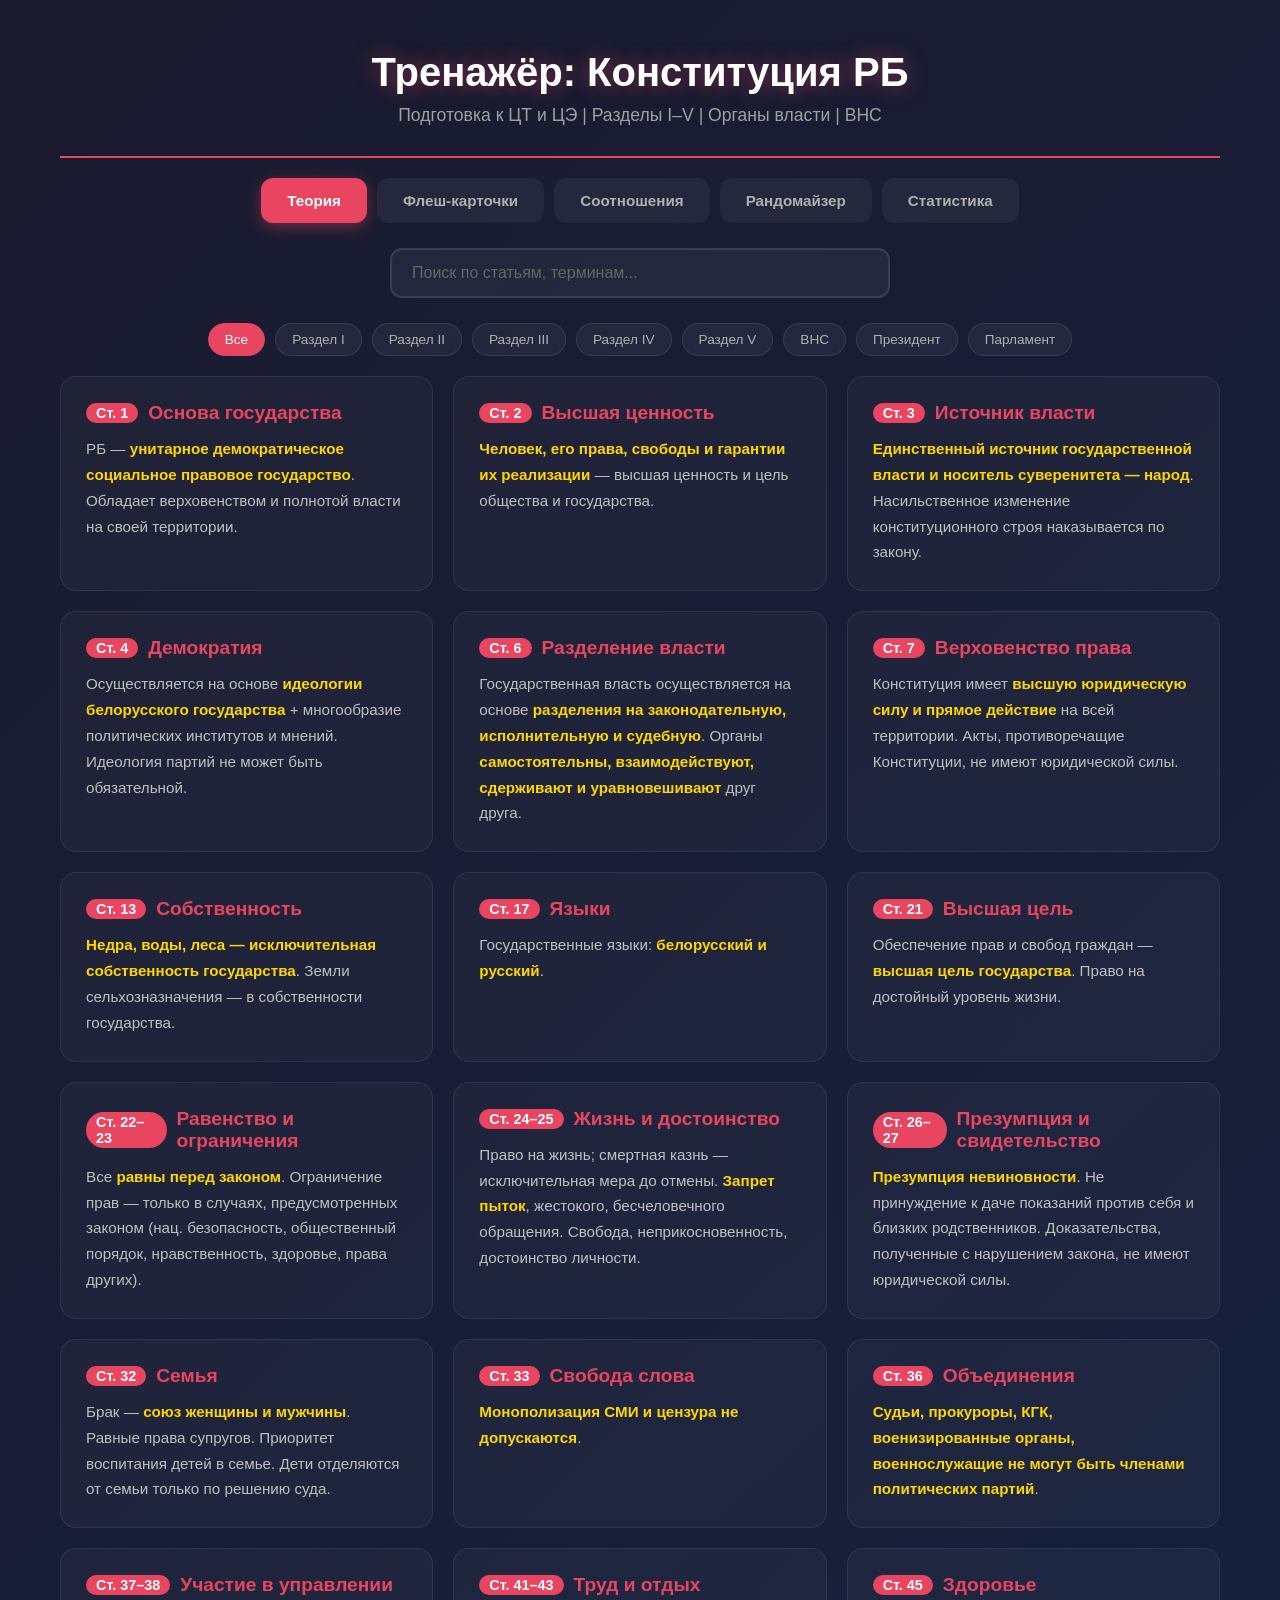
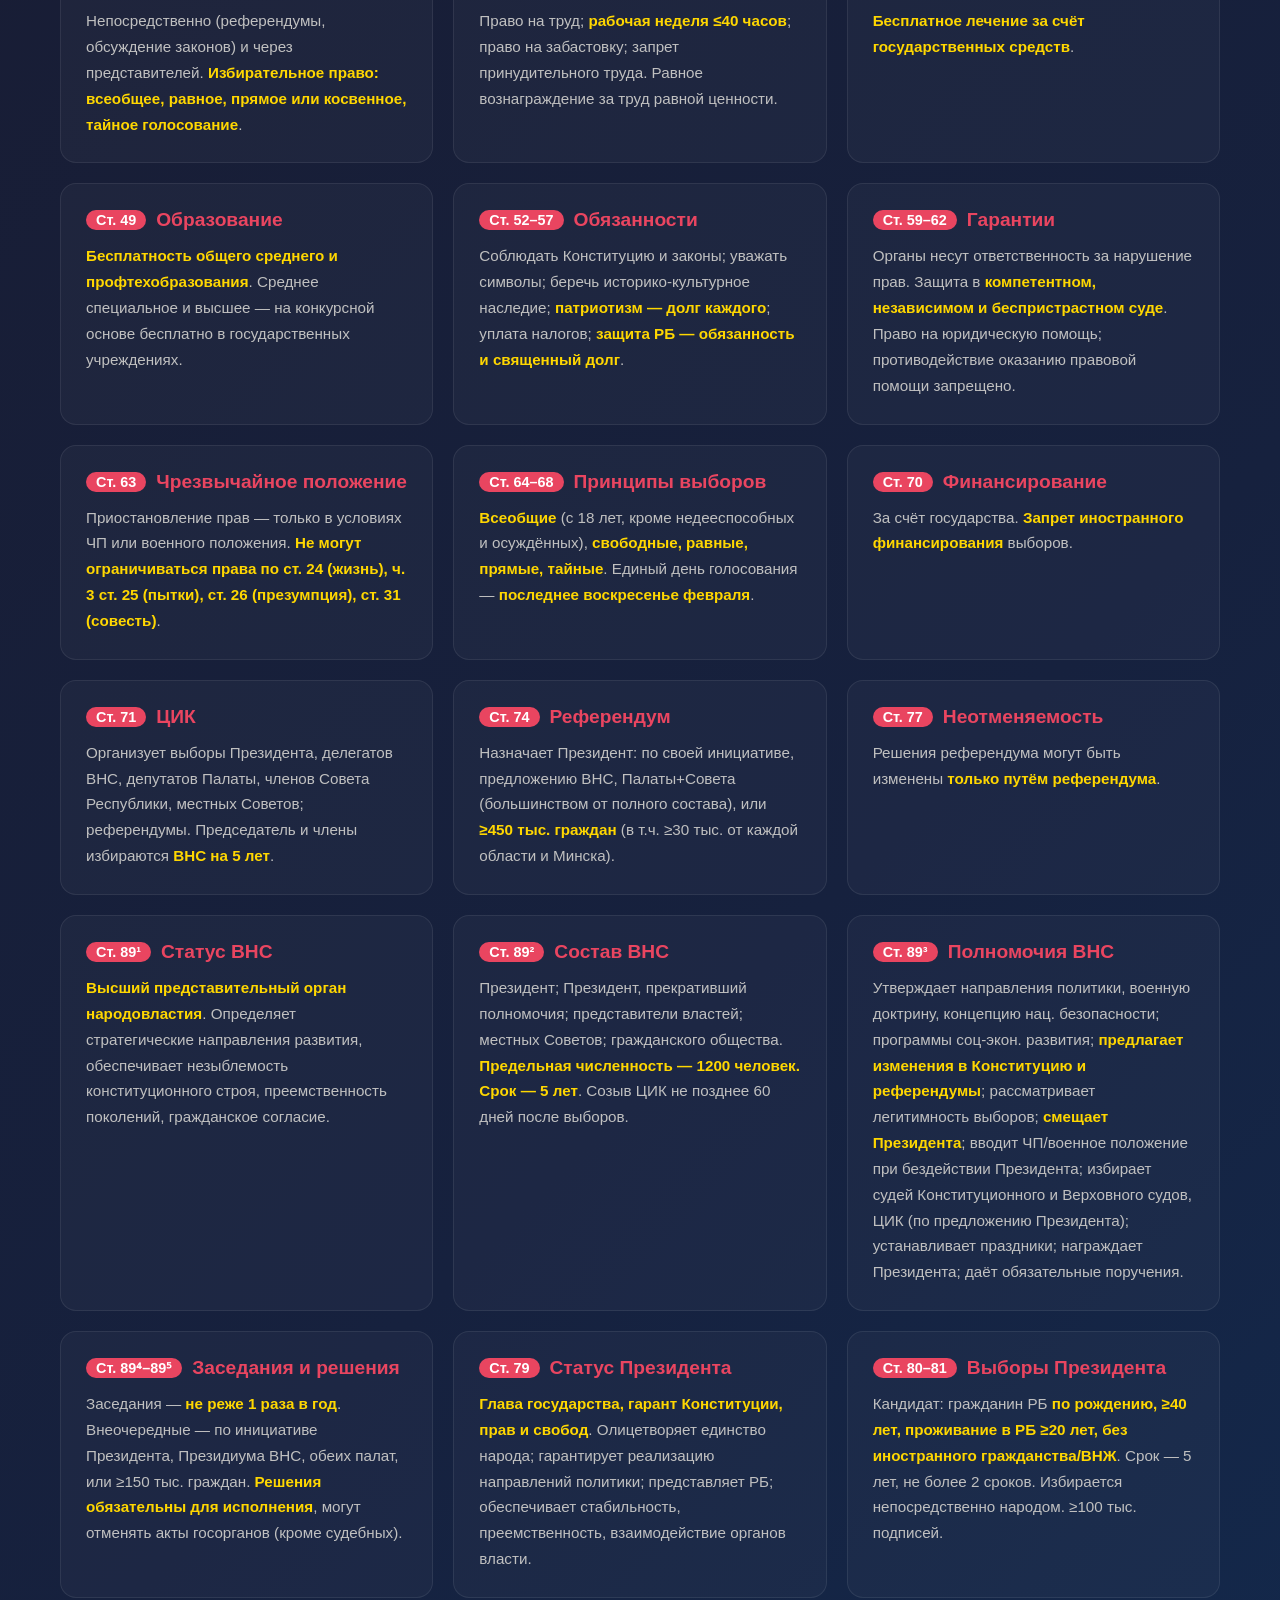
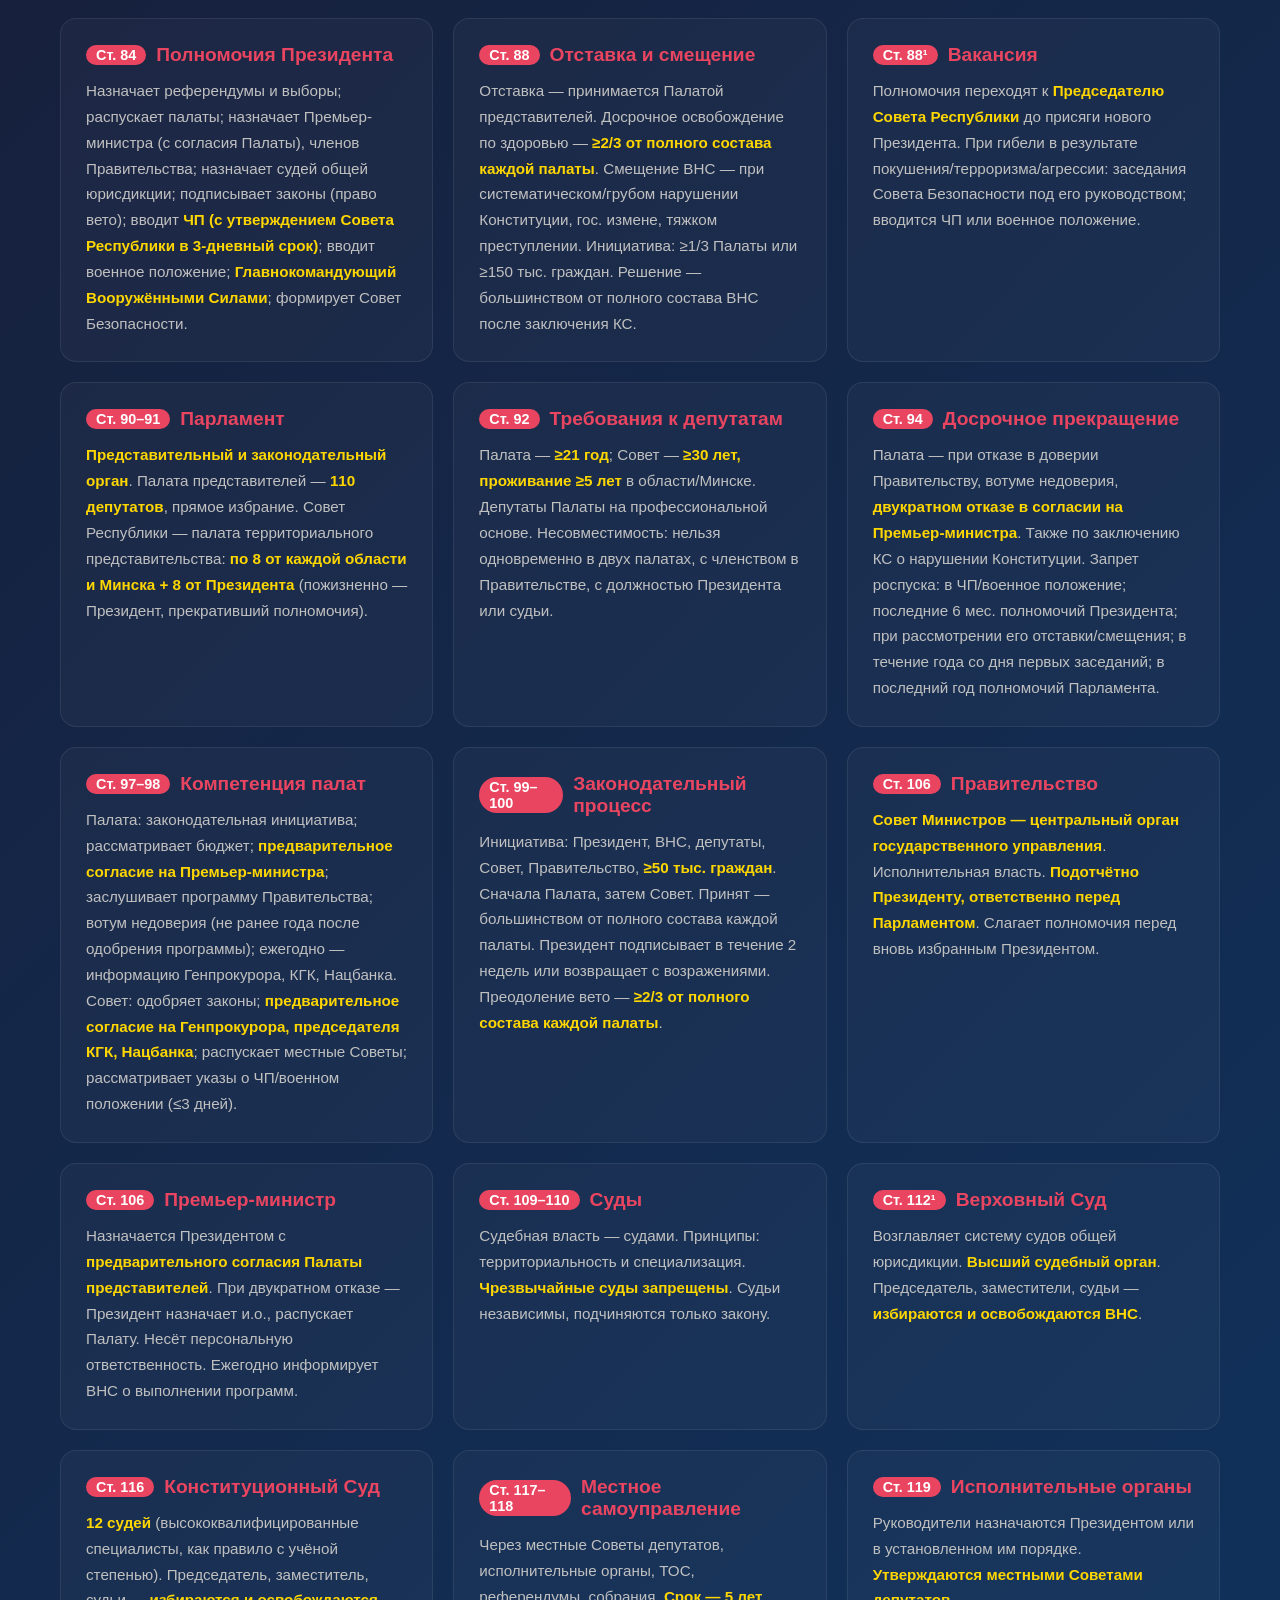
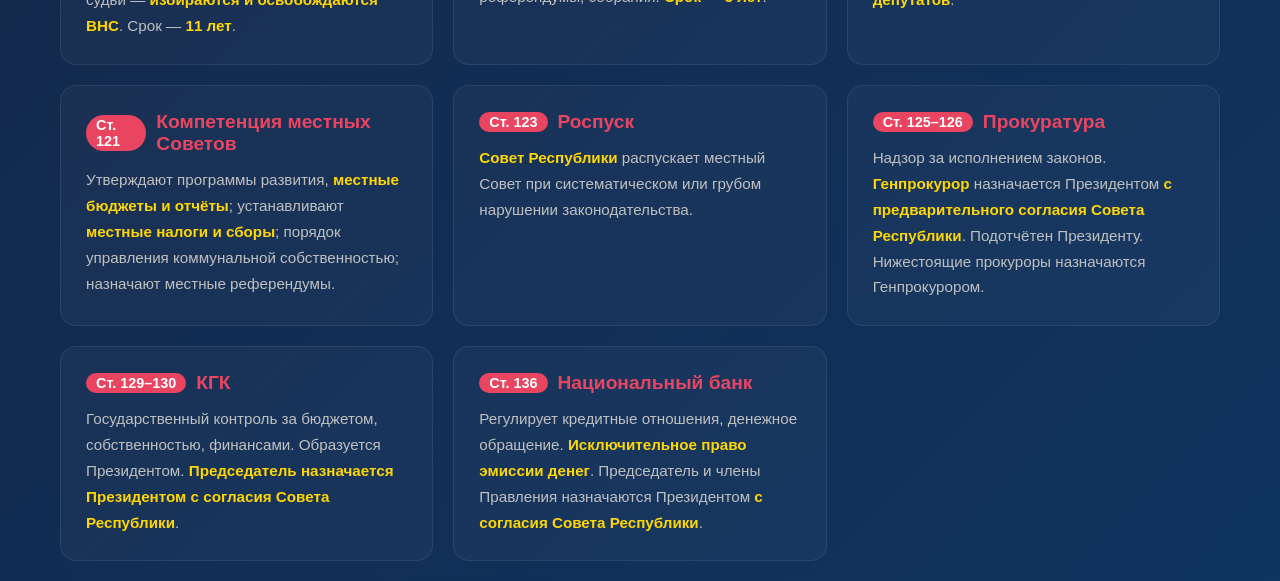
<file: examples/constitution.html>
<!DOCTYPE html>
<html lang="ru">
<head>
    <meta charset="UTF-8">
    <meta name="viewport" content="width=device-width, initial-scale=1.0">
    <title>Тренажёр: Конституция РБ</title>
    <style>
        * { margin: 0; padding: 0; box-sizing: border-box; }
        body {
            font-family: 'Segoe UI', Tahoma, Geneva, Verdana, sans-serif;
            background: linear-gradient(135deg, #1a1a2e 0%, #16213e 50%, #0f3460 100%);
            min-height: 100vh;
            color: #e0e0e0;
        }
        .container { max-width: 1200px; margin: 0 auto; padding: 20px; }
        .header { text-align: center; padding: 30px 0; border-bottom: 2px solid #e94560; margin-bottom: 20px; }
        .header h1 { font-size: 2.5em; color: #fff; text-shadow: 0 0 20px rgba(233,69,96,0.5); margin-bottom: 10px; }
        .header .subtitle { color: #a0a0a0; font-size: 1.1em; }
        .nav-tabs { display: flex; gap: 10px; margin-bottom: 25px; flex-wrap: wrap; justify-content: center; }
        .nav-tab {
            padding: 12px 24px; background: rgba(255,255,255,0.05); border: 2px solid transparent;
            border-radius: 12px; cursor: pointer; transition: all 0.3s ease; font-size: 0.95em;
            font-weight: 600; color: #b0b0b0; white-space: nowrap;
        }
        .nav-tab:hover { background: rgba(233,69,96,0.15); color: #fff; transform: translateY(-2px); }
        .nav-tab.active { background: #e94560; color: #fff; border-color: #e94560; box-shadow: 0 4px 15px rgba(233,69,96,0.4); }
        .content-section { display: none; animation: fadeIn 0.4s ease; }
        .content-section.active { display: block; }
        @keyframes fadeIn { from { opacity: 0; transform: translateY(10px); } to { opacity: 1; transform: translateY(0); } }
        .theory-grid { display: grid; grid-template-columns: repeat(auto-fit, minmax(350px, 1fr)); gap: 20px; }
        .theory-card {
            background: rgba(255,255,255,0.03); border: 1px solid rgba(255,255,255,0.08);
            border-radius: 16px; padding: 25px; transition: all 0.3s ease; cursor: pointer;
        }
        .theory-card:hover { background: rgba(255,255,255,0.06); border-color: #e94560; transform: translateY(-3px); box-shadow: 0 10px 30px rgba(0,0,0,0.3); }
        .theory-card h3 { color: #e94560; margin-bottom: 12px; font-size: 1.2em; display: flex; align-items: center; gap: 10px; }
        .theory-card .article-num { background: #e94560; color: #fff; padding: 2px 10px; border-radius: 20px; font-size: 0.75em; }
        .theory-card p { line-height: 1.7; color: #c0c0c0; font-size: 0.95em; }
        .theory-card .highlight { color: #ffd700; font-weight: 600; }
        .flashcard-container { perspective: 1000px; max-width: 700px; margin: 0 auto; }
        .flashcard {
            width: 100%; height: 400px; position: relative; transform-style: preserve-3d;
            transition: transform 0.6s; cursor: pointer;
        }
        .flashcard.flipped { transform: rotateY(180deg); }
        .flashcard-face {
            position: absolute; width: 100%; height: 100%; backface-visibility: hidden;
            border-radius: 20px; display: flex; flex-direction: column;
            justify-content: center; align-items: center; padding: 40px;
            text-align: center; box-shadow: 0 15px 40px rgba(0,0,0,0.4);
        }
        .flashcard-front { background: linear-gradient(145deg, #1e3a5f 0%, #0f3460 100%); border: 2px solid #e94560; }
        .flashcard-back { background: linear-gradient(145deg, #0f3460 0%, #1e3a5f 100%); border: 2px solid #ffd700; transform: rotateY(180deg); }
        .flashcard-front h3 { color: #e94560; font-size: 1.3em; margin-bottom: 20px; }
        .flashcard-front .question { font-size: 1.4em; color: #fff; line-height: 1.5; }
        .flashcard-back .answer { font-size: 1.2em; color: #ffd700; line-height: 1.6; }
        .flashcard-back .article-ref { margin-top: 20px; color: #a0a0a0; font-size: 0.9em; }
        .flashcard-hint { position: absolute; bottom: 20px; font-size: 0.85em; color: #888; }
        .flashcard-controls { display: flex; justify-content: center; gap: 15px; margin-top: 30px; flex-wrap: wrap; }
        .btn {
            padding: 12px 28px; border: none; border-radius: 10px; cursor: pointer;
            font-size: 1em; font-weight: 600; transition: all 0.3s ease;
            display: flex; align-items: center; gap: 8px;
        }
        .btn-primary { background: #e94560; color: #fff; }
        .btn-primary:hover { background: #ff6b6b; transform: translateY(-2px); box-shadow: 0 5px 20px rgba(233,69,96,0.4); }
        .btn-secondary { background: rgba(255,255,255,0.1); color: #fff; border: 2px solid rgba(255,255,255,0.2); }
        .btn-secondary:hover { background: rgba(255,255,255,0.2); border-color: #fff; }
        .btn-success { background: #2ecc71; color: #fff; }
        .btn-success:hover { background: #27ae60; }
        .btn-danger { background: #e74c3c; color: #fff; }
        .btn-danger:hover { background: #c0392b; }
        .progress-bar { width: 100%; height: 8px; background: rgba(255,255,255,0.1); border-radius: 4px; margin: 20px 0; overflow: hidden; }
        .progress-fill { height: 100%; background: linear-gradient(90deg, #e94560, #ffd700); border-radius: 4px; transition: width 0.3s ease; }
        .progress-text { text-align: center; margin-bottom: 15px; color: #a0a0a0; font-size: 0.95em; }
        .matching-container { max-width: 900px; margin: 0 auto; }
        .matching-instruction { text-align: center; margin-bottom: 25px; color: #c0c0c0; font-size: 1.1em; }
        .matching-grid { display: grid; grid-template-columns: 1fr 1fr; gap: 20px; margin-bottom: 20px; }
        @media (max-width: 768px) { .matching-grid { grid-template-columns: 1fr; } }
        .matching-column { display: flex; flex-direction: column; gap: 12px; }
        .matching-item {
            padding: 18px 20px; background: rgba(255,255,255,0.05); border: 2px solid rgba(255,255,255,0.1);
            border-radius: 12px; cursor: pointer; transition: all 0.3s ease; font-size: 0.95em;
            line-height: 1.5; position: relative; overflow: hidden;
        }
        .matching-item:hover { background: rgba(255,255,255,0.1); border-color: #e94560; transform: translateX(5px); }
        .matching-item.selected { border-color: #e94560; background: rgba(233,69,96,0.15); box-shadow: 0 0 20px rgba(233,69,96,0.2); }
        .matching-item.correct { border-color: #2ecc71; background: rgba(46,204,113,0.15); pointer-events: none; }
        .matching-item.wrong { border-color: #e74c3c; background: rgba(231,76,60,0.15); animation: shake 0.5s ease; }
        @keyframes shake { 0%, 100% { transform: translateX(0); } 25% { transform: translateX(-10px); } 75% { transform: translateX(10px); } }
        .matching-item.matched { opacity: 0.4; pointer-events: none; }
        .matching-score { text-align: center; font-size: 1.3em; margin: 20px 0; color: #ffd700; }
        .quiz-container { max-width: 800px; margin: 0 auto; }
        .quiz-question {
            background: rgba(255,255,255,0.03); border: 2px solid #e94560;
            border-radius: 20px; padding: 35px; margin-bottom: 25px;
        }
        .quiz-question h3 { color: #e94560; margin-bottom: 15px; font-size: 1.1em; }
        .quiz-question .question-text { font-size: 1.25em; color: #fff; line-height: 1.6; margin-bottom: 25px; }
        .quiz-options { display: flex; flex-direction: column; gap: 12px; }
        .quiz-option {
            padding: 16px 22px; background: rgba(255,255,255,0.05); border: 2px solid rgba(255,255,255,0.1);
            border-radius: 12px; cursor: pointer; transition: all 0.3s ease;
            font-size: 1em; color: #d0d0d0;
        }
        .quiz-option:hover { background: rgba(255,255,255,0.1); border-color: #e94560; transform: translateX(8px); }
        .quiz-option.correct { border-color: #2ecc71; background: rgba(46,204,113,0.2); color: #2ecc71; }
        .quiz-option.wrong { border-color: #e74c3c; background: rgba(231,76,60,0.2); color: #e74c3c; }
        .quiz-option.disabled { pointer-events: none; opacity: 0.6; }
        .quiz-feedback {
            margin-top: 20px; padding: 18px; border-radius: 12px;
            font-size: 1.05em; line-height: 1.6; display: none;
        }
        .quiz-feedback.show { display: block; animation: fadeIn 0.3s ease; }
        .quiz-feedback.correct { background: rgba(46,204,113,0.1); border: 2px solid #2ecc71; color: #2ecc71; }
        .quiz-feedback.wrong { background: rgba(231,76,60,0.1); border: 2px solid #e74c3c; color: #e74c3c; }
        .quiz-stats { display: flex; justify-content: space-around; margin: 20px 0; padding: 15px; background: rgba(255,255,255,0.03); border-radius: 12px; }
        .stat-item { text-align: center; }
        .stat-value { font-size: 1.8em; font-weight: 700; color: #e94560; }
        .stat-label { font-size: 0.85em; color: #888; margin-top: 5px; }
        .search-box { width: 100%; max-width: 500px; margin: 0 auto 25px; position: relative; }
        .search-box input {
            width: 100%; padding: 14px 50px 14px 20px; background: rgba(255,255,255,0.05);
            border: 2px solid rgba(255,255,255,0.1); border-radius: 12px; color: #fff;
            font-size: 1em; outline: none; transition: all 0.3s ease;
        }
        .search-box input:focus { border-color: #e94560; background: rgba(255,255,255,0.08); }
        .search-box input::placeholder { color: #666; }
        .stats-panel { display: grid; grid-template-columns: repeat(auto-fit, minmax(200px, 1fr)); gap: 15px; margin-bottom: 25px; }
        .stat-card {
            background: rgba(255,255,255,0.03); border: 1px solid rgba(255,255,255,0.08);
            border-radius: 14px; padding: 20px; text-align: center; transition: all 0.3s ease;
        }
        .stat-card:hover { transform: translateY(-3px); border-color: #e94560; }
        .stat-card .icon { font-size: 2em; margin-bottom: 10px; }
        .stat-card .number { font-size: 1.8em; font-weight: 700; color: #e94560; }
        .stat-card .label { color: #888; font-size: 0.9em; margin-top: 5px; }
        .filter-tags { display: flex; gap: 10px; margin-bottom: 20px; flex-wrap: wrap; justify-content: center; }
        .filter-tag {
            padding: 8px 16px; background: rgba(255,255,255,0.05); border: 1px solid rgba(255,255,255,0.1);
            border-radius: 20px; cursor: pointer; font-size: 0.85em; transition: all 0.3s ease; color: #b0b0b0;
        }
        .filter-tag:hover, .filter-tag.active { background: #e94560; border-color: #e94560; color: #fff; }
        .section-title { text-align: center; font-size: 1.5em; color: #fff; margin-bottom: 25px; padding-bottom: 15px; border-bottom: 2px solid rgba(233,69,96,0.3); }
        @media (max-width: 768px) {
            .header h1 { font-size: 1.8em; }
            .nav-tab { padding: 10px 16px; font-size: 0.85em; }
            .flashcard { height: 350px; }
            .theory-grid { grid-template-columns: 1fr; }
        }
        ::-webkit-scrollbar { width: 8px; }
        ::-webkit-scrollbar-track { background: #0f3460; }
        ::-webkit-scrollbar-thumb { background: #e94560; border-radius: 4px; }
    </style>
</head>
<body>
    <div class="container">
        <div class="header">
            <h1>Тренажёр: Конституция РБ</h1>
            <div class="subtitle">Подготовка к ЦТ и ЦЭ | Разделы I–V | Органы власти | ВНС</div>
        </div>
        <div class="nav-tabs">
            <div class="nav-tab active" data-section="theory">Теория</div>
            <div class="nav-tab" data-section="flashcards">Флеш-карточки</div>
            <div class="nav-tab" data-section="matching">Соотношения</div>
            <div class="nav-tab" data-section="quiz">Рандомайзер</div>
            <div class="nav-tab" data-section="stats">Статистика</div>
        </div>

        <!-- THEORY SECTION -->
        <div id="theory" class="content-section active">
            <div class="search-box">
                <input type="text" id="theorySearch" placeholder="Поиск по статьям, терминам...">
            </div>
            <div class="filter-tags">
                <div class="filter-tag active" data-filter="all">Все</div>
                <div class="filter-tag" data-filter="section1">Раздел I</div>
                <div class="filter-tag" data-filter="section2">Раздел II</div>
                <div class="filter-tag" data-filter="section3">Раздел III</div>
                <div class="filter-tag" data-filter="section4">Раздел IV</div>
                <div class="filter-tag" data-filter="section5">Раздел V</div>
                <div class="filter-tag" data-filter="vns">ВНС</div>
                <div class="filter-tag" data-filter="president">Президент</div>
                <div class="filter-tag" data-filter="parliament">Парламент</div>
            </div>
            <div class="theory-grid" id="theoryGrid"></div>
        </div>

        <!-- FLASHCARDS SECTION -->
        <div id="flashcards" class="content-section">
            <div class="section-title">Флеш-карточки</div>
            <div class="progress-text" id="flashcardProgress">Карточка 1 из 30</div>
            <div class="progress-bar"><div class="progress-fill" id="flashcardProgressBar" style="width:3%"></div></div>
            <div class="flashcard-container">
                <div class="flashcard" id="flashcard" onclick="flipCard()">
                    <div class="flashcard-face flashcard-front">
                        <h3>Вопрос</h3>
                        <div class="question" id="flashcardQuestion"></div>
                        <div class="flashcard-hint">Нажмите, чтобы перевернуть</div>
                    </div>
                    <div class="flashcard-face flashcard-back">
                        <div class="answer" id="flashcardAnswer"></div>
                        <div class="article-ref" id="flashcardArticle"></div>
                        <div class="flashcard-hint">Нажмите, чтобы перевернуть</div>
                    </div>
                </div>
            </div>
            <div class="flashcard-controls">
                <button class="btn btn-danger" onclick="markDifficult()">Сложно</button>
                <button class="btn btn-secondary" onclick="prevCard()">Назад</button>
                <button class="btn btn-primary" onclick="flipCard()">Перевернуть</button>
                <button class="btn btn-secondary" onclick="nextCard()">Вперёд</button>
                <button class="btn btn-success" onclick="markLearned()">Знаю</button>
                <button class="btn btn-secondary" onclick="shuffleCards()">Перемешать</button>
            </div>
            <div style="text-align:center;margin-top:20px;color:#888;">
                <span id="learnedCount">Изучено: 0</span> | 
                <span id="difficultCount">Сложные: 0</span> | 
                <span id="remainingCount">Осталось: 30</span>
            </div>
        </div>

        <!-- MATCHING SECTION -->
        <div id="matching" class="content-section">
            <div class="section-title">Задания на соотношение</div>
            <div class="matching-instruction">Соедините понятие с его определением. Выберите сначала элемент слева, затем соответствующий справа.</div>
            <div class="matching-score" id="matchingScore">Счёт: 0 / 0</div>
            <div class="matching-container">
                <div class="matching-grid" id="matchingGrid"></div>
            </div>
            <div class="flashcard-controls">
                <button class="btn btn-primary" onclick="initMatching()">Новая игра</button>
                <button class="btn btn-secondary" onclick="showMatchingHint()">Подсказка</button>
            </div>
        </div>

        <!-- QUIZ SECTION -->
        <div id="quiz" class="content-section">
            <div class="section-title">Рандомайзер вопросов</div>
            <div class="quiz-stats">
                <div class="stat-item"><div class="stat-value" id="quizCorrect">0</div><div class="stat-label">Правильно</div></div>
                <div class="stat-item"><div class="stat-value" id="quizTotal">0</div><div class="stat-label">Всего</div></div>
                <div class="stat-item"><div class="stat-value" id="quizPercent">0%</div><div class="stat-label">Процент</div></div>
                <div class="stat-item"><div class="stat-value" id="quizStreak">0</div><div class="stat-label">Серия</div></div>
            </div>
            <div class="quiz-container" id="quizContainer"></div>
            <div class="flashcard-controls">
                <button class="btn btn-primary" onclick="nextQuizQuestion()">Следующий вопрос</button>
                <button class="btn btn-secondary" onclick="resetQuiz()">Сбросить</button>
            </div>
        </div>

        <!-- STATS SECTION -->
        <div id="stats" class="content-section">
            <div class="section-title">Ваша статистика</div>
            <div class="stats-panel">
                <div class="stat-card"><div class="icon">K</div><div class="number" id="statFlashcardsTotal">0</div><div class="label">Всего карточек</div></div>
                <div class="stat-card"><div class="icon">+</div><div class="number" id="statFlashcardsLearned">0</div><div class="label">Изучено</div></div>
                <div class="stat-card"><div class="icon">!</div><div class="number" id="statFlashcardsDifficult">0</div><div class="label">Сложные</div></div>
                <div class="stat-card"><div class="icon">=</div><div class="number" id="statMatchingScore">0</div><div class="label">Соотношения (макс.)</div></div>
                <div class="stat-card"><div class="icon">?</div><div class="number" id="statQuizCorrect">0</div><div class="label">Правильно в рандомайзере</div></div>
                <div class="stat-card"><div class="icon">%</div><div class="number" id="statQuizPercent">0%</div><div class="label">Процент правильных</div></div>
            </div>
            <div style="text-align:center;margin-top:30px;">
                <button class="btn btn-danger" onclick="resetAllStats()">Сбросить всю статистику</button>
            </div>
        </div>
    </div>

<script>
// ==================== DATA ====================
const theoryData = [
    { tags: "section1", num: "Ст. 1", title: "Основа государства", text: "РБ — <span class='highlight'>унитарное демократическое социальное правовое государство</span>. Обладает верховенством и полнотой власти на своей территории." },
    { tags: "section1", num: "Ст. 2", title: "Высшая ценность", text: "<span class='highlight'>Человек, его права, свободы и гарантии их реализации</span> — высшая ценность и цель общества и государства." },
    { tags: "section1", num: "Ст. 3", title: "Источник власти", text: "<span class='highlight'>Единственный источник государственной власти и носитель суверенитета — народ</span>. Насильственное изменение конституционного строя наказывается по закону." },
    { tags: "section1", num: "Ст. 4", title: "Демократия", text: "Осуществляется на основе <span class='highlight'>идеологии белорусского государства</span> + многообразие политических институтов и мнений. Идеология партий не может быть обязательной." },
    { tags: "section1", num: "Ст. 6", title: "Разделение власти", text: "Государственная власть осуществляется на основе <span class='highlight'>разделения на законодательную, исполнительную и судебную</span>. Органы <span class='highlight'>самостоятельны, взаимодействуют, сдерживают и уравновешивают</span> друг друга." },
    { tags: "section1", num: "Ст. 7", title: "Верховенство права", text: "Конституция имеет <span class='highlight'>высшую юридическую силу и прямое действие</span> на всей территории. Акты, противоречащие Конституции, не имеют юридической силы." },
    { tags: "section1", num: "Ст. 13", title: "Собственность", text: "<span class='highlight'>Недра, воды, леса — исключительная собственность государства</span>. Земли сельхозназначения — в собственности государства." },
    { tags: "section1", num: "Ст. 17", title: "Языки", text: "Государственные языки: <span class='highlight'>белорусский и русский</span>." },
    { tags: "section2", num: "Ст. 21", title: "Высшая цель", text: "Обеспечение прав и свобод граждан — <span class='highlight'>высшая цель государства</span>. Право на достойный уровень жизни." },
    { tags: "section2", num: "Ст. 22–23", title: "Равенство и ограничения", text: "Все <span class='highlight'>равны перед законом</span>. Ограничение прав — только в случаях, предусмотренных законом (нац. безопасность, общественный порядок, нравственность, здоровье, права других)." },
    { tags: "section2", num: "Ст. 24–25", title: "Жизнь и достоинство", text: "Право на жизнь; смертная казнь — исключительная мера до отмены. <span class='highlight'>Запрет пыток</span>, жестокого, бесчеловечного обращения. Свобода, неприкосновенность, достоинство личности." },
    { tags: "section2", num: "Ст. 26–27", title: "Презумпция и свидетельство", text: "<span class='highlight'>Презумпция невиновности</span>. Не принуждение к даче показаний против себя и близких родственников. Доказательства, полученные с нарушением закона, не имеют юридической силы." },
    { tags: "section2", num: "Ст. 32", title: "Семья", text: "Брак — <span class='highlight'>союз женщины и мужчины</span>. Равные права супругов. Приоритет воспитания детей в семье. Дети отделяются от семьи только по решению суда." },
    { tags: "section2", num: "Ст. 33", title: "Свобода слова", text: "<span class='highlight'>Монополизация СМИ и цензура не допускаются</span>." },
    { tags: "section2", num: "Ст. 36", title: "Объединения", text: "<span class='highlight'>Судьи, прокуроры, КГК, военизированные органы, военнослужащие не могут быть членами политических партий</span>." },
    { tags: "section2", num: "Ст. 37–38", title: "Участие в управлении", text: "Непосредственно (референдумы, обсуждение законов) и через представителей. <span class='highlight'>Избирательное право: всеобщее, равное, прямое или косвенное, тайное голосование</span>." },
    { tags: "section2", num: "Ст. 41–43", title: "Труд и отдых", text: "Право на труд; <span class='highlight'>рабочая неделя ≤40 часов</span>; право на забастовку; запрет принудительного труда. Равное вознаграждение за труд равной ценности." },
    { tags: "section2", num: "Ст. 45", title: "Здоровье", text: "<span class='highlight'>Бесплатное лечение за счёт государственных средств</span>." },
    { tags: "section2", num: "Ст. 49", title: "Образование", text: "<span class='highlight'>Бесплатность общего среднего и профтехобразования</span>. Среднее специальное и высшее — на конкурсной основе бесплатно в государственных учреждениях." },
    { tags: "section2", num: "Ст. 52–57", title: "Обязанности", text: "Соблюдать Конституцию и законы; уважать символы; беречь историко-культурное наследие; <span class='highlight'>патриотизм — долг каждого</span>; уплата налогов; <span class='highlight'>защита РБ — обязанность и священный долг</span>." },
    { tags: "section2", num: "Ст. 59–62", title: "Гарантии", text: "Органы несут ответственность за нарушение прав. Защита в <span class='highlight'>компетентном, независимом и беспристрастном суде</span>. Право на юридическую помощь; противодействие оказанию правовой помощи запрещено." },
    { tags: "section2", num: "Ст. 63", title: "Чрезвычайное положение", text: "Приостановление прав — только в условиях ЧП или военного положения. <span class='highlight'>Не могут ограничиваться права по ст. 24 (жизнь), ч. 3 ст. 25 (пытки), ст. 26 (презумпция), ст. 31 (совесть)</span>." },
    { tags: "section3", num: "Ст. 64–68", title: "Принципы выборов", text: "<span class='highlight'>Всеобщие</span> (с 18 лет, кроме недееспособных и осуждённых), <span class='highlight'>свободные, равные, прямые, тайные</span>. Единый день голосования — <span class='highlight'>последнее воскресенье февраля</span>." },
    { tags: "section3", num: "Ст. 70", title: "Финансирование", text: "За счёт государства. <span class='highlight'>Запрет иностранного финансирования</span> выборов." },
    { tags: "section3", num: "Ст. 71", title: "ЦИК", text: "Организует выборы Президента, делегатов ВНС, депутатов Палаты, членов Совета Республики, местных Советов; референдумы. Председатель и члены избираются <span class='highlight'>ВНС на 5 лет</span>." },
    { tags: "section3", num: "Ст. 74", title: "Референдум", text: "Назначает Президент: по своей инициативе, предложению ВНС, Палаты+Совета (большинством от полного состава), или <span class='highlight'>≥450 тыс. граждан</span> (в т.ч. ≥30 тыс. от каждой области и Минска)." },
    { tags: "section3", num: "Ст. 77", title: "Неотменяемость", text: "Решения референдума могут быть изменены <span class='highlight'>только путём референдума</span>." },
    { tags: "vns section4", num: "Ст. 89¹", title: "Статус ВНС", text: "<span class='highlight'>Высший представительный орган народовластия</span>. Определяет стратегические направления развития, обеспечивает незыблемость конституционного строя, преемственность поколений, гражданское согласие." },
    { tags: "vns section4", num: "Ст. 89²", title: "Состав ВНС", text: "Президент; Президент, прекративший полномочия; представители властей; местных Советов; гражданского общества. <span class='highlight'>Предельная численность — 1200 человек. Срок — 5 лет</span>. Созыв ЦИК не позднее 60 дней после выборов." },
    { tags: "vns section4", num: "Ст. 89³", title: "Полномочия ВНС", text: "Утверждает направления политики, военную доктрину, концепцию нац. безопасности; программы соц-экон. развития; <span class='highlight'>предлагает изменения в Конституцию и референдумы</span>; рассматривает легитимность выборов; <span class='highlight'>смещает Президента</span>; вводит ЧП/военное положение при бездействии Президента; избирает судей Конституционного и Верховного судов, ЦИК (по предложению Президента); устанавливает праздники; награждает Президента; даёт обязательные поручения." },
    { tags: "vns section4", num: "Ст. 89⁴–89⁵", title: "Заседания и решения", text: "Заседания — <span class='highlight'>не реже 1 раза в год</span>. Внеочередные — по инициативе Президента, Президиума ВНС, обеих палат, или ≥150 тыс. граждан. <span class='highlight'>Решения обязательны для исполнения</span>, могут отменять акты госорганов (кроме судебных)." },
    { tags: "president section4", num: "Ст. 79", title: "Статус Президента", text: "<span class='highlight'>Глава государства, гарант Конституции, прав и свобод</span>. Олицетворяет единство народа; гарантирует реализацию направлений политики; представляет РБ; обеспечивает стабильность, преемственность, взаимодействие органов власти." },
    { tags: "president section4", num: "Ст. 80–81", title: "Выборы Президента", text: "Кандидат: гражданин РБ <span class='highlight'>по рождению, ≥40 лет, проживание в РБ ≥20 лет, без иностранного гражданства/ВНЖ</span>. Срок — 5 лет, не более 2 сроков. Избирается непосредственно народом. ≥100 тыс. подписей." },
    { tags: "president section4", num: "Ст. 84", title: "Полномочия Президента", text: "Назначает референдумы и выборы; распускает палаты; назначает Премьер-министра (с согласия Палаты), членов Правительства; назначает судей общей юрисдикции; подписывает законы (право вето); вводит <span class='highlight'>ЧП (с утверждением Совета Республики в 3-дневный срок)</span>; вводит военное положение; <span class='highlight'>Главнокомандующий Вооружёнными Силами</span>; формирует Совет Безопасности." },
    { tags: "president section4", num: "Ст. 88", title: "Отставка и смещение", text: "Отставка — принимается Палатой представителей. Досрочное освобождение по здоровью — <span class='highlight'>≥2/3 от полного состава каждой палаты</span>. Смещение ВНС — при систематическом/грубом нарушении Конституции, гос. измене, тяжком преступлении. Инициатива: ≥1/3 Палаты или ≥150 тыс. граждан. Решение — большинством от полного состава ВНС после заключения КС." },
    { tags: "president section4", num: "Ст. 88¹", title: "Вакансия", text: "Полномочия переходят к <span class='highlight'>Председателю Совета Республики</span> до присяги нового Президента. При гибели в результате покушения/терроризма/агрессии: заседания Совета Безопасности под его руководством; вводится ЧП или военное положение." },
    { tags: "parliament section4", num: "Ст. 90–91", title: "Парламент", text: "<span class='highlight'>Представительный и законодательный орган</span>. Палата представителей — <span class='highlight'>110 депутатов</span>, прямое избрание. Совет Республики — палата территориального представительства: <span class='highlight'>по 8 от каждой области и Минска + 8 от Президента</span> (пожизненно — Президент, прекративший полномочия)." },
    { tags: "parliament section4", num: "Ст. 92", title: "Требования к депутатам", text: "Палата — <span class='highlight'>≥21 год</span>; Совет — <span class='highlight'>≥30 лет, проживание ≥5 лет</span> в области/Минске. Депутаты Палаты на профессиональной основе. Несовместимость: нельзя одновременно в двух палатах, с членством в Правительстве, с должностью Президента или судьи." },
    { tags: "parliament section4", num: "Ст. 94", title: "Досрочное прекращение", text: "Палата — при отказе в доверии Правительству, вотуме недоверия, <span class='highlight'>двукратном отказе в согласии на Премьер-министра</span>. Также по заключению КС о нарушении Конституции. Запрет роспуска: в ЧП/военное положение; последние 6 мес. полномочий Президента; при рассмотрении его отставки/смещения; в течение года со дня первых заседаний; в последний год полномочий Парламента." },
    { tags: "parliament section4", num: "Ст. 97–98", title: "Компетенция палат", text: "Палата: законодательная инициатива; рассматривает бюджет; <span class='highlight'>предварительное согласие на Премьер-министра</span>; заслушивает программу Правительства; вотум недоверия (не ранее года после одобрения программы); ежегодно — информацию Генпрокурора, КГК, Нацбанка. Совет: одобряет законы; <span class='highlight'>предварительное согласие на Генпрокурора, председателя КГК, Нацбанка</span>; распускает местные Советы; рассматривает указы о ЧП/военном положении (≤3 дней)." },
    { tags: "parliament section4", num: "Ст. 99–100", title: "Законодательный процесс", text: "Инициатива: Президент, ВНС, депутаты, Совет, Правительство, <span class='highlight'>≥50 тыс. граждан</span>. Сначала Палата, затем Совет. Принят — большинством от полного состава каждой палаты. Президент подписывает в течение 2 недель или возвращает с возражениями. Преодоление вето — <span class='highlight'>≥2/3 от полного состава каждой палаты</span>." },
    { tags: "section4", num: "Ст. 106", title: "Правительство", text: "<span class='highlight'>Совет Министров — центральный орган государственного управления</span>. Исполнительная власть. <span class='highlight'>Подотчётно Президенту, ответственно перед Парламентом</span>. Слагает полномочия перед вновь избранным Президентом." },
    { tags: "section4", num: "Ст. 106", title: "Премьер-министр", text: "Назначается Президентом с <span class='highlight'>предварительного согласия Палаты представителей</span>. При двукратном отказе — Президент назначает и.о., распускает Палату. Несёт персональную ответственность. Ежегодно информирует ВНС о выполнении программ." },
    { tags: "section4", num: "Ст. 109–110", title: "Суды", text: "Судебная власть — судами. Принципы: территориальность и специализация. <span class='highlight'>Чрезвычайные суды запрещены</span>. Судьи независимы, подчиняются только закону." },
    { tags: "section4", num: "Ст. 112¹", title: "Верховный Суд", text: "Возглавляет систему судов общей юрисдикции. <span class='highlight'>Высший судебный орган</span>. Председатель, заместители, судьи — <span class='highlight'>избираются и освобождаются ВНС</span>." },
    { tags: "section4", num: "Ст. 116", title: "Конституционный Суд", text: "<span class='highlight'>12 судей</span> (высококвалифицированные специалисты, как правило с учёной степенью). Председатель, заместитель, судьи — <span class='highlight'>избираются и освобождаются ВНС</span>. Срок — <span class='highlight'>11 лет</span>." },
    { tags: "section5", num: "Ст. 117–118", title: "Местное самоуправление", text: "Через местные Советы депутатов, исполнительные органы, ТОС, референдумы, собрания. <span class='highlight'>Срок — 5 лет</span>." },
    { tags: "section5", num: "Ст. 119", title: "Исполнительные органы", text: "Руководители назначаются Президентом или в установленном им порядке. <span class='highlight'>Утверждаются местными Советами депутатов</span>." },
    { tags: "section5", num: "Ст. 121", title: "Компетенция местных Советов", text: "Утверждают программы развития, <span class='highlight'>местные бюджеты и отчёты</span>; устанавливают <span class='highlight'>местные налоги и сборы</span>; порядок управления коммунальной собственностью; назначают местные референдумы." },
    { tags: "section5", num: "Ст. 123", title: "Роспуск", text: "<span class='highlight'>Совет Республики</span> распускает местный Совет при систематическом или грубом нарушении законодательства." },
    { tags: "section4", num: "Ст. 125–126", title: "Прокуратура", text: "Надзор за исполнением законов. <span class='highlight'>Генпрокурор</span> назначается Президентом <span class='highlight'>с предварительного согласия Совета Республики</span>. Подотчётен Президенту. Нижестоящие прокуроры назначаются Генпрокурором." },
    { tags: "section4", num: "Ст. 129–130", title: "КГК", text: "Государственный контроль за бюджетом, собственностью, финансами. Образуется Президентом. <span class='highlight'>Председатель назначается Президентом с согласия Совета Республики</span>." },
    { tags: "section4", num: "Ст. 136", title: "Национальный банк", text: "Регулирует кредитные отношения, денежное обращение. <span class='highlight'>Исключительное право эмиссии денег</span>. Председатель и члены Правления назначаются Президентом <span class='highlight'>с согласия Совета Республики</span>." }
];

const flashcardsData = [
    { q: "Какова форма государства РБ?", a: "Унитарное демократическое социальное правовое государство", article: "Ст. 1" },
    { q: "Кто является единственным источником государственной власти?", a: "Народ", article: "Ст. 3" },
    { q: "На какие три ветви разделена государственная власть?", a: "Законодательная, исполнительная, судебная", article: "Ст. 6" },
    { q: "Какие языки являются государственными?", a: "Белорусский и русский", article: "Ст. 17" },
    { q: "Какова максимальная продолжительность рабочей недели?", a: "40 часов", article: "Ст. 41" },
    { q: "Какой орган является высшим представительным органом народовластия?", a: "Всебелорусское народное собрание (ВНС)", article: "Ст. 89¹" },
    { q: "Какова предельная численность делегатов ВНС?", a: "1200 человек", article: "Ст. 89²" },
    { q: "Какой срок полномочий ВНС?", a: "5 лет", article: "Ст. 89²" },
    { q: "Как часто проводятся заседания ВНС?", a: "Не реже одного раза в год", article: "Ст. 89⁴" },
    { q: "Кто избирает судей Конституционного и Верховного судов?", a: "Всебелорусское народное собрание", article: "Ст. 89³" },
    { q: "Каков возрастной ценз для Президента?", a: "Не моложе 40 лет", article: "Ст. 80" },
    { q: "Сколько сроков может занимать один Президент?", a: "Не более двух сроков", article: "Ст. 81" },
    { q: "Какой срок полномочий Президента?", a: "5 лет", article: "Ст. 81" },
    { q: "Кто назначает Премьер-министра?", a: "Президент с предварительного согласия Палаты представителей", article: "Ст. 106" },
    { q: "Сколько депутатов в Палате представителей?", a: "110 депутатов", article: "Ст. 91" },
    { q: "Какова компетенция Совета Республики по отношению к местным Советам?", a: "Может распускать при систематическом/грубом нарушении законодательства", article: "Ст. 123" },
    { q: "Какой минимальный возраст для депутата Палаты представителей?", a: "21 год", article: "Ст. 92" },
    { q: "Какой минимальный возраст для члена Совета Республики?", a: "30 лет", article: "Ст. 92" },
    { q: "Кто возглавляет систему судов общей юрисдикции?", a: "Верховный Суд", article: "Ст. 112¹" },
    { q: "Сколько судей в Конституционном Суде?", a: "12 судей", article: "Ст. 116" },
    { q: "Какой срок полномочий судей Конституционного Суда?", a: "11 лет", article: "Ст. 116" },
    { q: "Кто назначает Генерального прокурора?", a: "Президент с предварительного согласия Совета Республики", article: "Ст. 126" },
    { q: "Какие объекты находятся в исключительной собственности государства?", a: "Недра, воды, леса", article: "Ст. 13" },
    { q: "Кто не может быть членом политических партий?", a: "Судьи, прокуроры, КГК, военизированные органы, военнослужащие", article: "Ст. 36" },
    { q: "Какие права не могут ограничиваться при ЧП?", a: "Право на жизнь (ст. 24), запрет пыток (ч. 3 ст. 25), презумпция невиновности (ст. 26), свобода совести (ст. 31)", article: "Ст. 63" },
    { q: "Какой кворум для изменения Конституции Парламентом?", a: "Не менее 2/3 от полного состава каждой палаты", article: "Ст. 140" },
    { q: "Какие разделы Конституции могут быть изменены только референдумом?", a: "Разделы I, II, IV, VIII", article: "Ст. 140" },
    { q: "Кто переходит полномочия Президента при вакансии?", a: "Председатель Совета Республики", article: "Ст. 88¹" },
    { q: "Какой орган даёт предварительное согласие на назначение Генпрокурора, председателя КГК и Нацбанка?", a: "Совет Республики", article: "Ст. 84, 98" },
    { q: "Когда проводятся выборы депутатов?", a: "В единый день голосования — последнее воскресенье февраля", article: "Ст. 67" }
];

const matchingData = [
    { left: "Ст. 1", right: "РБ — унитарное демократическое социальное правовое государство" },
    { left: "Ст. 2", right: "Человек, его права и свободы — высшая ценность" },
    { left: "Ст. 3", right: "Единственный источник власти — народ" },
    { left: "Ст. 6", right: "Разделение власти на законодательную, исполнительную, судебную" },
    { left: "Ст. 13", right: "Недра, воды, леса — исключительная собственность государства" },
    { left: "Ст. 17", right: "Государственные языки: белорусский и русский" },
    { left: "Ст. 33", right: "Монополизация СМИ и цензура не допускаются" },
    { left: "Ст. 36", right: "Судьи, прокуроры, КГК, военнослужащие не могут быть членами партий" },
    { left: "Ст. 41", right: "Рабочая неделя не более 40 часов" },
    { left: "Ст. 45", right: "Бесплатное лечение за счёт государственных средств" },
    { left: "Ст. 49", right: "Бесплатность общего среднего и профтехобразования" },
    { left: "Ст. 57", right: "Защита РБ — обязанность и священный долг" },
    { left: "Ст. 63", right: "Не могут ограничиваться права на жизнь, запрет пыток, презумпция, совесть" },
    { left: "Ст. 67", right: "Единый день голосования — последнее воскресенье февраля" },
    { left: "Ст. 71", right: "ЦИК избирается ВНС на 5 лет" },
    { left: "Ст. 74", right: "Референдум по инициативе ≥450 тыс. граждан" },
    { left: "Ст. 77", right: "Решения референдума изменяются только референдумом" },
    { left: "Ст. 79", right: "Президент — глава государства, гарант Конституции" },
    { left: "Ст. 80", right: "Кандидат в Президенты: ≥40 лет, проживание ≥20 лет" },
    { left: "Ст. 81", right: "Срок полномочий Президента — 5 лет, не более 2 сроков" },
    { left: "Ст. 84", right: "Президент — Главнокомандующий Вооружёнными Силами" },
    { left: "Ст. 88", right: "Досрочное освобождение — ≥2/3 от полного состава каждой палаты" },
    { left: "Ст. 88¹", right: "Вакансия Президента — полномочия переходят к Председателю Совета Республики" },
    { left: "Ст. 89¹", right: "ВНС — высший представительный орган народовластия" },
    { left: "Ст. 89²", right: "ВНС: предельная численность 1200, срок 5 лет" },
    { left: "Ст. 89³", right: "ВНС смещает Президента при систематическом нарушении Конституции" },
    { left: "Ст. 89⁴", right: "Заседания ВНС — не реже 1 раза в год" },
    { left: "Ст. 89⁵", right: "Решения ВНС обязательны для исполнения" },
    { left: "Ст. 91", right: "Палата представителей — 110 депутатов; Совет Республики — 64 члена" },
    { left: "Ст. 92", right: "Палата: ≥21 год; Совет: ≥30 лет, проживание ≥5 лет" },
    { left: "Ст. 94", right: "Палата распускается при двукратном отказе в согласии на Премьера" },
    { left: "Ст. 97", right: "Палата даёт предварительное согласие на Премьер-министра" },
    { left: "Ст. 98", right: "Совет даёт предварительное согласие на Генпрокурора, КГК, Нацбанк" },
    { left: "Ст. 99", right: "Законодательная инициатива: ≥50 тыс. граждан" },
    { left: "Ст. 100", right: "Преодоление вето Президента — ≥2/3 от полного состава каждой палаты" },
    { left: "Ст. 106", right: "Правительство подотчётно Президенту, ответственно перед Парламентом" },
    { left: "Ст. 110", right: "Чрезвычайные суды запрещены" },
    { left: "Ст. 112¹", right: "Верховный Суд — высший судебный орган" },
    { left: "Ст. 116", right: "Конституционный Суд: 12 судей, срок 11 лет" },
    { left: "Ст. 118", right: "Срок полномочий местных Советов — 5 лет" },
    { left: "Ст. 121", right: "Местные Советы утверждают местные бюджеты и налоги" },
    { left: "Ст. 123", right: "Совет Республики распускает местные Советы при нарушении законов" },
    { left: "Ст. 126", right: "Генпрокурор назначается Президентом с согласия Совета Республики" },
    { left: "Ст. 129", right: "Председатель КГК назначается Президентом с согласия Совета Республики" },
    { left: "Ст. 136", right: "Нацбанк имеет исключительное право эмиссии денег" }
];

const quizData = [
    { q: "Какова форма государства РБ?", options: ["Федеративное", "Унитарное демократическое социальное правовое", "Конфедеративное", "Монархия"], correct: 1, article: "Ст. 1" },
    { q: "Кто является единственным источником государственной власти?", options: ["Президент", "Парламент", "Народ", "Правительство"], correct: 2, article: "Ст. 3" },
    { q: "На какие ветви разделена государственная власть?", options: ["Законодательная и исполнительная", "Законодательная, исполнительная, судебная", "Верховная и местная", "Федеральная и региональная"], correct: 1, article: "Ст. 6" },
    { q: "Какие языки являются государственными в РБ?", options: ["Только белорусский", "Белорусский и русский", "Только русский", "Белорусский, русский и польский"], correct: 1, article: "Ст. 17" },
    { q: "Какова максимальная продолжительность рабочей недели?", options: ["35 часов", "40 часов", "45 часов", "48 часов"], correct: 1, article: "Ст. 41" },
    { q: "Какой орган является высшим представительным органом народовластия?", options: ["Парламент", "Президент", "ВНС", "Правительство"], correct: 2, article: "Ст. 89¹" },
    { q: "Какова предельная численность делегатов ВНС?", options: ["500", "800", "1000", "1200"], correct: 3, article: "Ст. 89²" },
    { q: "Какой срок полномочий ВНС?", options: ["3 года", "4 года", "5 лет", "6 лет"], correct: 2, article: "Ст. 89²" },
    { q: "Как часто проводятся заседания ВНС?", options: ["Ежемесячно", "Ежеквартально", "Не реже 1 раза в год", "Раз в 2 года"], correct: 2, article: "Ст. 89⁴" },
    { q: "Кто избирает судей Конституционного и Верховного судов?", options: ["Президент", "Парламент", "ВНС", "ЦИК"], correct: 2, article: "Ст. 89³" },
    { q: "Каков возрастной ценз для Президента?", options: ["30 лет", "35 лет", "40 лет", "45 лет"], correct: 2, article: "Ст. 80" },
    { q: "Сколько сроков может занимать один Президент?", options: ["1", "2", "3", "Неограниченно"], correct: 1, article: "Ст. 81" },
    { q: "Какой срок полномочий Президента?", options: ["4 года", "5 лет", "6 лет", "7 лет"], correct: 1, article: "Ст. 81" },
    { q: "Кто назначает Премьер-министра?", options: ["Президент самостоятельно", "Президент с согласия Палаты представителей", "Парламент", "ВНС"], correct: 1, article: "Ст. 106" },
    { q: "Сколько депутатов в Палате представителей?", options: ["100", "110", "120", "150"], correct: 1, article: "Ст. 91" },
    { q: "Какой минимальный возраст для депутата Палаты представителей?", options: ["18 лет", "21 год", "25 лет", "30 лет"], correct: 1, article: "Ст. 92" },
    { q: "Какой минимальный возраст для члена Совета Республики?", options: ["21 год", "25 лет", "30 лет", "35 лет"], correct: 2, article: "Ст. 92" },
    { q: "Кто возглавляет систему судов общей юрисдикции?", options: ["Конституционный Суд", "Верховный Суд", "Президент", "ВНС"], correct: 1, article: "Ст. 112¹" },
    { q: "Сколько судей в Конституционном Суде?", options: ["9", "10", "11", "12"], correct: 3, article: "Ст. 116" },
    { q: "Какой срок полномочий судей Конституционного Суда?", options: ["5 лет", "7 лет", "9 лет", "11 лет"], correct: 3, article: "Ст. 116" },
    { q: "Кто назначает Генерального прокурора?", options: ["Президент самостоятельно", "Президент с согласия Совета Республики", "Палата представителей", "ВНС"], correct: 1, article: "Ст. 126" },
    { q: "Какие объекты в исключительной собственности государства?", options: ["Земли", "Недра, воды, леса", "Предприятия", "Жилые дома"], correct: 1, article: "Ст. 13" },
    { q: "Кто не может быть членом политических партий?", options: ["Учителя", "Врачи", "Судьи, прокуроры, КГК, военнослужащие", "Студенты"], correct: 2, article: "Ст. 36" },
    { q: "Какие права не ограничиваются при ЧП?", options: ["Свобода передвижения", "Право на жизнь, запрет пыток, презумпция, совесть", "Право собственности", "Свобода слова"], correct: 1, article: "Ст. 63" },
    { q: "Какой кворум для изменения Конституции?", options: ["Большинство", "2/3 от полного состава каждой палаты", "3/4", "Единогласно"], correct: 1, article: "Ст. 140" },
    { q: "Какие разделы изменяются только референдумом?", options: ["I и II", "I, II, IV, VIII", "Все", "Только VIII"], correct: 1, article: "Ст. 140" },
    { q: "Кто переходит полномочия Президента при вакансии?", options: ["Премьер-министр", "Председатель Палаты", "Председатель Совета Республики", "Генпрокурор"], correct: 2, article: "Ст. 88¹" },
    { q: "Какой орган даёт согласие на Генпрокурора, КГК, Нацбанк?", options: ["Палата представителей", "Совет Республики", "ВНС", "Президент"], correct: 1, article: "Ст. 84, 98" },
    { q: "Когда единый день голосования?", options: ["Первое воскресенье марта", "Последнее воскресенье февраля", "1 мая", "7 ноября"], correct: 1, article: "Ст. 67" }
];

// ==================== STATE ====================
let currentCard = 0;
let learnedCards = new Set();
let difficultCards = new Set();
let shuffledOrder = [...Array(flashcardsData.length).keys()];
let matchingScore = 0;
let matchingTotal = 0;
let selectedLeft = null;
let selectedRight = null;
let quizCorrect = 0;
let quizTotal = 0;
let quizStreak = 0;
let currentQuizQuestion = null;
let usedQuizQuestions = new Set();

// ==================== NAVIGATION ====================
document.querySelectorAll('.nav-tab').forEach(tab => {
    tab.addEventListener('click', () => {
        document.querySelectorAll('.nav-tab').forEach(t => t.classList.remove('active'));
        tab.classList.add('active');
        document.querySelectorAll('.content-section').forEach(s => s.classList.remove('active'));
        document.getElementById(tab.dataset.section).classList.add('active');
        if (tab.dataset.section === 'stats') updateStatsDisplay();
    });
});

// ==================== THEORY ====================
function renderTheory(filter = 'all', search = '') {
    const grid = document.getElementById('theoryGrid');
    grid.innerHTML = '';
    theoryData.forEach(item => {
        if (filter !== 'all' && !item.tags.includes(filter)) return;
        if (search && !item.title.toLowerCase().includes(search) && !item.text.toLowerCase().includes(search) && !item.num.toLowerCase().includes(search)) return;
        const card = document.createElement('div');
        card.className = 'theory-card';
        card.innerHTML = `<h3><span class="article-num">${item.num}</span> ${item.title}</h3><p>${item.text}</p>`;
        grid.appendChild(card);
    });
}

renderTheory();

document.querySelectorAll('.filter-tag').forEach(tag => {
    tag.addEventListener('click', () => {
        document.querySelectorAll('.filter-tag').forEach(t => t.classList.remove('active'));
        tag.classList.add('active');
        renderTheory(tag.dataset.filter, document.getElementById('theorySearch').value.toLowerCase());
    });
});

document.getElementById('theorySearch').addEventListener('input', (e) => {
    const activeFilter = document.querySelector('.filter-tag.active').dataset.filter;
    renderTheory(activeFilter, e.target.value.toLowerCase());
});

// ==================== FLASHCARDS ====================
function showCard() {
    const idx = shuffledOrder[currentCard];
    const card = flashcardsData[idx];
    document.getElementById('flashcardQuestion').textContent = card.q;
    document.getElementById('flashcardAnswer').textContent = card.a;
    document.getElementById('flashcardArticle').textContent = card.article;
    document.getElementById('flashcardProgress').textContent = `Карточка ${currentCard + 1} из ${flashcardsData.length}`;
    document.getElementById('flashcardProgressBar').style.width = `${((currentCard + 1) / flashcardsData.length) * 100}%`;
    document.getElementById('flashcard').classList.remove('flipped');
    updateFlashcardStats();
}

function flipCard() {
    document.getElementById('flashcard').classList.toggle('flipped');
}

function nextCard() {
    currentCard = (currentCard + 1) % flashcardsData.length;
    showCard();
}

function prevCard() {
    currentCard = (currentCard - 1 + flashcardsData.length) % flashcardsData.length;
    showCard();
}

function markLearned() {
    const idx = shuffledOrder[currentCard];
    learnedCards.add(idx);
    difficultCards.delete(idx);
    updateFlashcardStats();
    nextCard();
}

function markDifficult() {
    const idx = shuffledOrder[currentCard];
    difficultCards.add(idx);
    learnedCards.delete(idx);
    updateFlashcardStats();
}

function shuffleCards() {
    shuffledOrder = [...Array(flashcardsData.length).keys()];
    for (let i = shuffledOrder.length - 1; i > 0; i--) {
        const j = Math.floor(Math.random() * (i + 1));
        [shuffledOrder[i], shuffledOrder[j]] = [shuffledOrder[j], shuffledOrder[i]];
    }
    currentCard = 0;
    showCard();
}

function updateFlashcardStats() {
    document.getElementById('learnedCount').textContent = `Изучено: ${learnedCards.size}`;
    document.getElementById('difficultCount').textContent = `Сложные: ${difficultCards.size}`;
    document.getElementById('remainingCount').textContent = `Осталось: ${flashcardsData.length - learnedCards.size}`;
}

showCard();

// ==================== MATCHING ====================
function initMatching() {
    matchingScore = 0;
    matchingTotal = 0;
    selectedLeft = null;
    selectedRight = null;
    document.getElementById('matchingScore').textContent = 'Счёт: 0 / 0';

    const shuffled = [...matchingData].sort(() => Math.random() - 0.5).slice(0, 8);
    const leftItems = shuffled.map((item, i) => ({ ...item, id: i }));
    const rightItems = [...leftItems].sort(() => Math.random() - 0.5);

    const grid = document.getElementById('matchingGrid');
    grid.innerHTML = '';

    const leftCol = document.createElement('div');
    leftCol.className = 'matching-column';
    leftCol.id = 'matchingLeft';

    const rightCol = document.createElement('div');
    rightCol.className = 'matching-column';
    rightCol.id = 'matchingRight';

    leftItems.forEach((item, i) => {
        const div = document.createElement('div');
        div.className = 'matching-item';
        div.dataset.index = i;
        div.dataset.side = 'left';
        div.textContent = item.left;
        div.onclick = () => selectMatchingItem(div, 'left');
        leftCol.appendChild(div);
    });

    rightItems.forEach((item) => {
        const div = document.createElement('div');
        div.className = 'matching-item';
        div.dataset.index = item.id;
        div.dataset.side = 'right';
        div.textContent = item.right;
        div.onclick = () => selectMatchingItem(div, 'right');
        rightCol.appendChild(div);
    });

    grid.appendChild(leftCol);
    grid.appendChild(rightCol);
}

function selectMatchingItem(el, side) {
    if (el.classList.contains('matched') || el.classList.contains('correct')) return;

    if (side === 'left') {
        document.querySelectorAll('#matchingLeft .matching-item').forEach(i => i.classList.remove('selected'));
        selectedLeft = el;
        el.classList.add('selected');
    } else {
        if (!selectedLeft) return;
        document.querySelectorAll('#matchingRight .matching-item').forEach(i => i.classList.remove('selected'));
        selectedRight = el;
        el.classList.add('selected');

        matchingTotal++;
        if (selectedLeft.dataset.index === selectedRight.dataset.index) {
            matchingScore++;
            selectedLeft.classList.add('correct');
            selectedRight.classList.add('correct');
            selectedLeft.classList.remove('selected');
            selectedRight.classList.remove('selected');
            setTimeout(() => {
                selectedLeft.classList.add('matched');
                selectedRight.classList.add('matched');
                selectedLeft = null;
                selectedRight = null;
                checkMatchingComplete();
            }, 500);
        } else {
            selectedLeft.classList.add('wrong');
            selectedRight.classList.add('wrong');
            setTimeout(() => {
                selectedLeft.classList.remove('wrong', 'selected');
                selectedRight.classList.remove('wrong', 'selected');
                selectedLeft = null;
                selectedRight = null;
            }, 800);
        }
        document.getElementById('matchingScore').textContent = `Счёт: ${matchingScore} / ${matchingTotal}`;
    }
}

function checkMatchingComplete() {
    const allMatched = document.querySelectorAll('#matchingLeft .matching-item.matched').length;
    const total = document.querySelectorAll('#matchingLeft .matching-item').length;
    if (allMatched === total) {
        document.getElementById('matchingScore').textContent = `Победа! Счёт: ${matchingScore} / ${matchingTotal}`;
    }
}

function showMatchingHint() {
    const unmatched = document.querySelectorAll('#matchingLeft .matching-item:not(.matched)');
    if (unmatched.length > 0) {
        unmatched[0].style.borderColor = '#ffd700';
        setTimeout(() => { unmatched[0].style.borderColor = ''; }, 1000);
    }
}

initMatching();

// ==================== QUIZ ====================
function nextQuizQuestion() {
    const container = document.getElementById('quizContainer');
    if (usedQuizQuestions.size >= quizData.length) usedQuizQuestions.clear();

    let idx;
    do { idx = Math.floor(Math.random() * quizData.length); }
    while (usedQuizQuestions.has(idx));
    usedQuizQuestions.add(idx);

    currentQuizQuestion = quizData[idx];

    container.innerHTML = `
        <div class="quiz-question">
            <h3>Вопрос ${usedQuizQuestions.size} из ${quizData.length} (${currentQuizQuestion.article})</h3>
            <div class="question-text">${currentQuizQuestion.q}</div>
            <div class="quiz-options" id="quizOptions"></div>
            <div class="quiz-feedback" id="quizFeedback"></div>
        </div>
    `;

    const optionsDiv = document.getElementById('quizOptions');
    currentQuizQuestion.options.forEach((opt, i) => {
        const btn = document.createElement('div');
        btn.className = 'quiz-option';
        btn.textContent = opt;
        btn.onclick = () => selectQuizAnswer(i);
        optionsDiv.appendChild(btn);
    });
}

function selectQuizAnswer(idx) {
    const options = document.querySelectorAll('.quiz-option');
    const feedback = document.getElementById('quizFeedback');
    quizTotal++;

    options.forEach((opt, i) => {
        opt.classList.add('disabled');
        if (i === currentQuizQuestion.correct) opt.classList.add('correct');
        else if (i === idx && i !== currentQuizQuestion.correct) opt.classList.add('wrong');
    });

    if (idx === currentQuizQuestion.correct) {
        quizCorrect++;
        quizStreak++;
        feedback.className = 'quiz-feedback correct show';
        feedback.innerHTML = `<strong>Правильно!</strong> ${currentQuizQuestion.article}<br>${currentQuizQuestion.options[currentQuizQuestion.correct]}`;
    } else {
        quizStreak = 0;
        feedback.className = 'quiz-feedback wrong show';
        feedback.innerHTML = `<strong>Неправильно.</strong> Правильный ответ: ${currentQuizQuestion.options[currentQuizQuestion.correct]} (${currentQuizQuestion.article})`;
    }

    document.getElementById('quizCorrect').textContent = quizCorrect;
    document.getElementById('quizTotal').textContent = quizTotal;
    document.getElementById('quizPercent').textContent = quizTotal > 0 ? Math.round((quizCorrect / quizTotal) * 100) + '%' : '0%';
    document.getElementById('quizStreak').textContent = quizStreak;
}

function resetQuiz() {
    quizCorrect = 0;
    quizTotal = 0;
    quizStreak = 0;
    usedQuizQuestions.clear();
    document.getElementById('quizCorrect').textContent = '0';
    document.getElementById('quizTotal').textContent = '0';
    document.getElementById('quizPercent').textContent = '0%';
    document.getElementById('quizStreak').textContent = '0';
    nextQuizQuestion();
}

nextQuizQuestion();

// ==================== STATS ====================
function updateStatsDisplay() {
    document.getElementById('statFlashcardsTotal').textContent = flashcardsData.length;
    document.getElementById('statFlashcardsLearned').textContent = learnedCards.size;
    document.getElementById('statFlashcardsDifficult').textContent = difficultCards.size;
    document.getElementById('statMatchingScore').textContent = matchingScore;
    document.getElementById('statQuizCorrect').textContent = quizCorrect;
    document.getElementById('statQuizPercent').textContent = quizTotal > 0 ? Math.round((quizCorrect / quizTotal) * 100) + '%' : '0%';
}

function resetAllStats() {
    learnedCards.clear();
    difficultCards.clear();
    matchingScore = 0;
    matchingTotal = 0;
    quizCorrect = 0;
    quizTotal = 0;
    quizStreak = 0;
    usedQuizQuestions.clear();
    currentCard = 0;
    shuffledOrder = [...Array(flashcardsData.length).keys()];
    updateFlashcardStats();
    updateStatsDisplay();
    initMatching();
    resetQuiz();
    showCard();
}
</script>
</body>
</html>
</file>
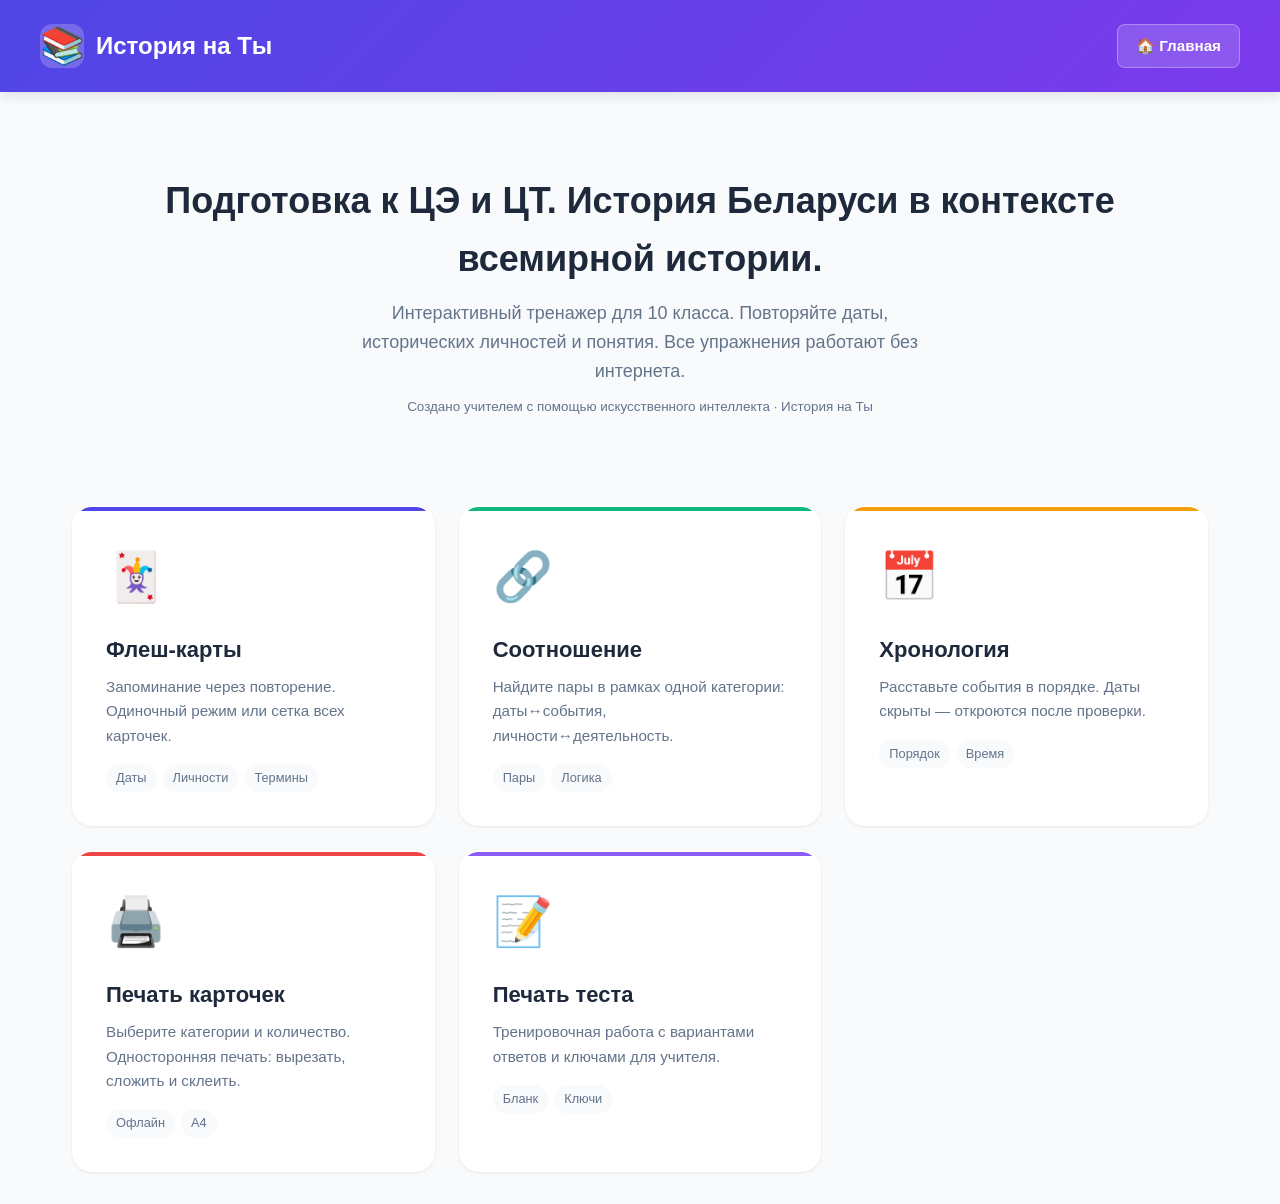
<file: examples/dates_terms_people_10.html>
<!DOCTYPE html>
<html lang="ru">
<head>
<meta charset="UTF-8">
<meta name="viewport" content="width=device-width, initial-scale=1.0">
<title>История на Ты — Тренажер. 10 класс. Даты, личности и понятия</title>
<style>
:root {
    --primary: #4f46e5;
    --primary-dark: #4338ca;
    --secondary: #10b981;
    --accent: #f59e0b;
    --danger: #ef4444;
    --bg: #f8fafc;
    --surface: #ffffff;
    --text: #1e293b;
    --text-muted: #64748b;
    --border: #e2e8f0;
    --shadow-sm: 0 1px 3px rgba(0,0,0,0.08);
    --shadow-md: 0 4px 12px rgba(0,0,0,0.1);
    --shadow-lg: 0 10px 30px rgba(0,0,0,0.15);
    --radius-sm: 8px;
    --radius-md: 12px;
    --radius-lg: 20px;
    --transition: 0.25s cubic-bezier(0.4, 0, 0.2, 1);
}
* { margin: 0; padding: 0; box-sizing: border-box; }
html { scroll-behavior: smooth; -webkit-text-size-adjust: 100%; }
body {
    font-family: -apple-system, BlinkMacSystemFont, 'Segoe UI', Roboto, sans-serif;
    background: var(--bg);
    color: var(--text);
    line-height: 1.6;
    min-height: 100vh;
    font-size: clamp(14px, 1.6vw, 16px);
}
.header {
    background: linear-gradient(135deg, var(--primary) 0%, #7c3aed 100%);
    color: white;
    padding: clamp(16px, 3vw, 24px);
    box-shadow: var(--shadow-md);
    position: sticky;
    top: 0;
    z-index: 100;
}
.header-inner {
    max-width: 1200px;
    margin: 0 auto;
    display: flex;
    align-items: center;
    justify-content: space-between;
    gap: 16px;
    flex-wrap: wrap;
}
.logo {
    display: flex;
    align-items: center;
    gap: 12px;
    font-size: clamp(18px, 2.5vw, 24px);
    font-weight: 700;
}
.logo-icon {
    font-size: 1.5em;
    background: rgba(255,255,255,0.2);
    width: 44px;
    height: 44px;
    border-radius: 12px;
    display: flex;
    align-items: center;
    justify-content: center;
}
.home-btn {
    background: rgba(255,255,255,0.15);
    color: white;
    border: 1px solid rgba(255,255,255,0.3);
    padding: 10px 18px;
    border-radius: var(--radius-sm);
    cursor: pointer;
    font-weight: 600;
    transition: var(--transition);
    min-height: 44px;
    font-size: 0.95em;
}
.home-btn:hover { background: rgba(255,255,255,0.25); }
.container {
    max-width: 1200px;
    margin: 0 auto;
    padding: clamp(16px, 3vw, 32px);
}
.hero {
    text-align: center;
    padding: clamp(24px, 5vw, 48px) 0;
}
.hero h1 {
    font-size: clamp(24px, 4vw, 36px);
    margin-bottom: 12px;
    color: var(--text);
}
.hero p {
    color: var(--text-muted);
    font-size: clamp(14px, 1.8vw, 18px);
    max-width: 600px;
    margin: 0 auto;
}
.modules-grid {
    display: grid;
    grid-template-columns: repeat(auto-fit, minmax(280px, 1fr));
    gap: clamp(16px, 2vw, 24px);
    margin-top: clamp(24px, 4vw, 40px);
}
.module-card {
    background: var(--surface);
    border-radius: var(--radius-lg);
    padding: clamp(24px, 3vw, 32px);
    box-shadow: var(--shadow-sm);
    cursor: pointer;
    transition: var(--transition);
    border: 2px solid transparent;
    text-align: left;
    position: relative;
    overflow: hidden;
}
.module-card::before {
    content: '';
    position: absolute;
    top: 0; left: 0; right: 0;
    height: 4px;
    background: var(--module-color, var(--primary));
}
.module-card:hover {
    transform: translateY(-4px);
    box-shadow: var(--shadow-lg);
    border-color: var(--module-color, var(--primary));
}
.module-icon {
    font-size: 3em;
    margin-bottom: 16px;
    display: block;
}
.module-title {
    font-size: clamp(18px, 2vw, 22px);
    font-weight: 700;
    margin-bottom: 8px;
    color: var(--text);
}
.module-desc {
    color: var(--text-muted);
    font-size: 0.95em;
    margin-bottom: 16px;
}
.module-tags {
    display: flex;
    flex-wrap: wrap;
    gap: 6px;
}
.tag {
    background: var(--bg);
    color: var(--text-muted);
    padding: 4px 10px;
    border-radius: 20px;
    font-size: 0.8em;
    font-weight: 500;
}
.btn {
    display: inline-flex;
    align-items: center;
    justify-content: center;
    gap: 8px;
    padding: 12px 20px;
    border: none;
    border-radius: var(--radius-sm);
    font-weight: 600;
    font-size: 0.95em;
    cursor: pointer;
    transition: var(--transition);
    min-height: 44px;
    text-decoration: none;
    white-space: nowrap;
}
.btn-primary { background: var(--primary); color: white; }
.btn-primary:hover { background: var(--primary-dark); transform: translateY(-1px); }
.btn-secondary { background: var(--secondary); color: white; }
.btn-secondary:hover { background: #059669; }
.btn-accent { background: var(--accent); color: white; }
.btn-accent:hover { background: #d97706; }
.btn-danger { background: var(--danger); color: white; }
.btn-danger:hover { background: #dc2626; }
.btn-ghost {
    background: var(--bg);
    color: var(--text);
}
.btn-ghost:hover { background: var(--border); }
.btn-sm { padding: 8px 14px; font-size: 0.85em; min-height: 36px; }
.modal-overlay {
    position: fixed;
    inset: 0;
    background: rgba(15, 23, 42, 0.6);
    backdrop-filter: blur(4px);
    display: none;
    align-items: center;
    justify-content: center;
    z-index: 1000;
    padding: 16px;
    animation: fadeIn 0.2s;
}
.modal-overlay.active { display: flex; }
@keyframes fadeIn { from { opacity: 0; } to { opacity: 1; } }
.modal {
    background: var(--surface);
    border-radius: var(--radius-lg);
    max-width: 600px;
    width: 100%;
    max-height: 90vh;
    overflow-y: auto;
    box-shadow: var(--shadow-lg);
    animation: slideUp 0.3s;
}
.modal-lg { max-width: 900px; }
@keyframes slideUp { from { transform: translateY(20px); opacity: 0; } to { transform: translateY(0); opacity: 1; } }
.modal-header {
    padding: 20px 24px;
    border-bottom: 1px solid var(--border);
    display: flex;
    align-items: center;
    justify-content: space-between;
    position: sticky;
    top: 0;
    background: var(--surface);
    z-index: 10;
    border-radius: var(--radius-lg) var(--radius-lg) 0 0;
}
.modal-title {
    font-size: 1.25em;
    font-weight: 700;
}
.modal-close {
    background: var(--bg);
    border: none;
    width: 36px;
    height: 36px;
    border-radius: 50%;
    cursor: pointer;
    font-size: 1.2em;
    display: flex;
    align-items: center;
    justify-content: center;
    transition: var(--transition);
}
.modal-close:hover { background: var(--border); }
.modal-body { padding: 24px; }
.modal-footer {
    padding: 16px 24px;
    border-top: 1px solid var(--border);
    display: flex;
    gap: 12px;
    justify-content: flex-end;
    flex-wrap: wrap;
}
.form-group { margin-bottom: 16px; }
.form-label {
    display: block;
    font-weight: 600;
    margin-bottom: 6px;
    font-size: 0.9em;
    color: var(--text);
}
.form-control {
    width: 100%;
    padding: 10px 14px;
    border: 2px solid var(--border);
    border-radius: var(--radius-sm);
    font-size: 1em;
    font-family: inherit;
    background: var(--surface);
    transition: var(--transition);
    min-height: 44px;
}
.form-control:focus {
    outline: none;
    border-color: var(--primary);
    box-shadow: 0 0 0 3px rgba(79, 70, 229, 0.1);
}
.form-grid {
    display: grid;
    grid-template-columns: repeat(auto-fit, minmax(180px, 1fr));
    gap: 16px;
}
.form-row {
    display: flex;
    align-items: center;
    gap: 12px;
    padding: 10px 14px;
    background: var(--bg);
    border-radius: var(--radius-sm);
    transition: var(--transition);
}
.form-row:has(input[type="checkbox"]:checked) {
    background: #eef2ff;
    border: 1px solid var(--primary);
}
.form-row:has(input[type="checkbox"]:checked) span:first-of-type {
    color: var(--primary);
}
.form-row label { font-weight: 600; min-width: 180px; font-size: 0.9em; }
.form-row input[type="number"] {
    width: 80px;
    padding: 6px 10px;
    border: 2px solid var(--border);
    border-radius: 6px;
    font-size: 1em;
    text-align: center;
}
input[type="checkbox"], input[type="radio"] {
    accent-color: var(--primary);
    cursor: pointer;
    width: 20px;
    height: 20px;
}
input[type="checkbox"]:focus, input[type="radio"]:focus {
    outline: 2px solid var(--primary);
    outline-offset: 2px;
}
.game-screen { display: none; }
.game-screen.active { display: block; animation: fadeIn 0.3s; }
.breadcrumbs {
    display: flex;
    align-items: center;
    gap: 8px;
    margin-bottom: 20px;
    font-size: 0.9em;
    color: var(--text-muted);
    flex-wrap: wrap;
}
.breadcrumbs a {
    color: var(--primary);
    text-decoration: none;
    cursor: pointer;
}
.breadcrumbs a:hover { text-decoration: underline; }
.hud {
    background: var(--surface);
    border-radius: var(--radius-md);
    padding: 16px 20px;
    margin-bottom: 20px;
    display: flex;
    align-items: center;
    justify-content: space-between;
    gap: 12px;
    flex-wrap: wrap;
    box-shadow: var(--shadow-sm);
}
.hud-item {
    display: flex;
    align-items: center;
    gap: 8px;
    font-weight: 600;
}
.streak {
    color: var(--accent);
    font-weight: 700;
    font-size: 1.1em;
}
.timer {
    font-size: 1.3em;
    color: var(--primary);
    font-variant-numeric: tabular-nums;
}
.timer.warning { color: var(--danger); animation: pulse 1s infinite; }
@keyframes pulse { 50% { opacity: 0.5; } }
.flashcard-container {
    perspective: 1200px;
    width: 100%;
    max-width: 600px;
    height: clamp(280px, 50vw, 380px);
    margin: 24px auto;
    cursor: pointer;
}
.flashcard {
    width: 100%;
    height: 100%;
    position: relative;
    transform-style: preserve-3d;
    transition: transform 0.6s cubic-bezier(0.4, 0, 0.2, 1);
}
.flashcard.flipped { transform: rotateY(180deg); }
.card-face {
    position: absolute;
    inset: 0;
    backface-visibility: hidden;
    border-radius: var(--radius-lg);
    box-shadow: var(--shadow-lg);
    padding: clamp(20px, 4vw, 32px);
    display: flex;
    flex-direction: column;
    justify-content: center;
    align-items: center;
    text-align: center;
    overflow-y: auto;
}
.card-front {
    background: linear-gradient(135deg, var(--primary) 0%, #7c3aed 100%);
    color: white;
}
.card-front .card-text {
    font-size: clamp(1.5em, 4vw, 2.2em);
    font-weight: 700;
    line-height: 1.3;
}
.card-front .card-hint {
    margin-top: 16px;
    opacity: 0.7;
    font-size: 0.85em;
}
.card-back {
    background: var(--surface);
    color: var(--text);
    transform: rotateY(180deg);
    border: 3px solid var(--primary);
}
.card-back .card-text {
    font-size: clamp(1em, 2vw, 1.2em);
    line-height: 1.6;
}
.card-back ul {
    text-align: left;
    padding-left: 20px;
    margin-top: 8px;
}
.card-back li { margin-bottom: 8px; }
.cards-grid {
    display: grid;
    grid-template-columns: repeat(auto-fill, minmax(220px, 1fr));
    gap: 16px;
    padding: 16px 0;
}
.grid-card {
    perspective: 1000px;
    height: 220px;
    cursor: pointer;
}
.grid-card .flashcard {
    width: 100%;
    height: 100%;
}
.grid-card .card-face {
    padding: 16px;
    border-radius: var(--radius-md);
}
.grid-card .card-front .card-text {
    font-size: 1.1em;
}
.grid-card .card-back .card-text {
    font-size: 0.9em;
}
.matching-grid {
    display: grid;
    grid-template-columns: 1fr 1fr;
    gap: 20px;
    max-width: 900px;
    margin: 0 auto;
}
@media (max-width: 600px) {
    .matching-grid { grid-template-columns: 1fr; }
}
.match-col { display: flex; flex-direction: column; gap: 10px; }
.match-col-title {
    font-weight: 700;
    padding: 8px 12px;
    background: var(--bg);
    border-radius: var(--radius-sm);
    text-align: center;
    font-size: 0.9em;
    color: var(--text-muted);
}
.match-item {
    padding: 14px 16px;
    background: var(--surface);
    border: 2px solid var(--border);
    border-radius: var(--radius-sm);
    cursor: pointer;
    transition: var(--transition);
    font-size: 0.95em;
    min-height: 44px;
    display: flex;
    align-items: center;
}
.match-item:hover { border-color: var(--primary); transform: translateX(2px); }
.match-item.selected {
    border-color: var(--accent);
    background: #fef3c7;
    box-shadow: 0 0 0 3px rgba(245, 158, 11, 0.2);
}
.match-item.correct {
    background: #d1fae5;
    border-color: var(--secondary);
    pointer-events: none;
}
.match-item.wrong {
    background: #fee2e2;
    border-color: var(--danger);
    animation: shake 0.4s;
}
@keyframes shake {
    0%, 100% { transform: translateX(0); }
    25% { transform: translateX(-6px); }
    75% { transform: translateX(6px); }
}
.chrono-list {
    list-style: none;
    max-width: 700px;
    margin: 0 auto;
    display: flex;
    flex-direction: column;
    gap: 10px;
}
.chrono-item {
    display: flex;
    align-items: center;
    gap: 12px;
    background: var(--surface);
    padding: 12px 16px;
    border-radius: var(--radius-sm);
    border: 2px solid var(--border);
    transition: var(--transition);
}
.chrono-item:hover { border-color: var(--primary); }
.chrono-btns {
    display: flex;
    flex-direction: column;
    gap: 4px;
}
.chrono-btns button {
    width: 32px;
    height: 32px;
    border: none;
    background: var(--bg);
    border-radius: 6px;
    cursor: pointer;
    font-size: 0.9em;
    transition: var(--transition);
    min-width: 32px;
}
.chrono-btns button:hover { background: var(--primary); color: white; }
.chrono-text { flex: 1; font-size: 0.95em; }
.chrono-text strong { color: var(--primary); }
.chrono-item.correct { border-color: var(--secondary); background: #d1fae5; }
.chrono-item.wrong { border-color: var(--danger); background: #fee2e2; }
.chrono-item .reveal-date {
    display: none;
    font-weight: 700;
    color: var(--primary);
    margin-right: 8px;
}
.chrono-item.revealed .reveal-date { display: inline; }
.chrono-item .position-num {
    font-weight: 700;
    color: var(--text-muted);
    min-width: 24px;
}
.achievements {
    display: flex;
    flex-wrap: wrap;
    gap: 8px;
    margin-top: 24px;
    justify-content: center;
}
.badge {
    padding: 8px 14px;
    background: var(--bg);
    color: var(--text-muted);
    border-radius: 20px;
    font-size: 0.85em;
    font-weight: 600;
    opacity: 0.5;
    transition: var(--transition);
    border: 2px solid transparent;
}
.badge.unlocked {
    background: linear-gradient(135deg, #fbbf24, #f59e0b);
    color: white;
    opacity: 1;
    border-color: #f59e0b;
    box-shadow: 0 4px 12px rgba(245, 158, 11, 0.3);
    animation: pop 0.5s;
}
@keyframes pop {
    0% { transform: scale(0); }
    80% { transform: scale(1.15); }
    100% { transform: scale(1); }
}
.print-preview {
    background: var(--bg);
    border-radius: var(--radius-md);
    padding: 20px;
    max-height: 60vh;
    overflow-y: auto;
}
.preview-info {
    background: #dbeafe;
    border-left: 4px solid var(--primary);
    padding: 12px 16px;
    border-radius: var(--radius-sm);
    margin-bottom: 16px;
    font-size: 0.9em;
    color: #1e40af;
}
.print-cards-container {
    background: white;
    padding: 10px;
}
.print-card-row {
    display: flex;
    width: 100%;
    margin-bottom: 10px;
    page-break-inside: avoid;
}
.print-card-half {
    width: 50%;
    height: 140px;
    border: 1px dashed #94a3b8;
    display: flex;
    justify-content: center;
    align-items: center;
    text-align: center;
    padding: 12px;
    font-size: 13px;
    line-height: 1.4;
    box-sizing: border-box;
}
.print-card-half.front {
    background: #f1f5f9;
    font-weight: 700;
    border-right: 2px solid #475569;
}
.print-card-half.back {
    background: white;
    font-size: 11px;
}
.print-test {
    background: white;
    padding: 24px;
    font-size: 14px;
    line-height: 1.6;
}
.print-test h2 {
    font-size: 18px;
    margin-bottom: 12px;
    border-bottom: 2px solid var(--primary);
    padding-bottom: 6px;
}
.print-test h3 {
    font-size: 15px;
    margin: 16px 0 8px;
    color: var(--primary);
}
.print-test ol, .print-test ul { padding-left: 24px; margin-bottom: 12px; }
.print-test li { margin-bottom: 8px; }
.print-test .answer-line {
    display: inline-block;
    width: 250px;
    border-bottom: 1px solid #000;
    margin-left: 8px;
}
.print-test .answer-line-short { width: 120px; }
#printArea {
    display: none;
}
@media print {
    @page { margin: 15mm; size: A4; }
    body { background: white; }
    body * { visibility: hidden; }
    #printArea, #printArea * { visibility: visible; }
    #printArea {
        display: block !important;
        position: absolute;
        left: 0;
        top: 0;
        width: 100%;
        padding: 0;
    }
    .print-page-break {
        page-break-before: always;
    }
    .print-card-half {
        border: 1px dashed #000;
    }
    .print-card-half.front {
        border-right: 2px solid #000;
    }
}
.hidden { display: none !important; }
.text-center { text-align: center; }
.mt-16 { margin-top: 16px; }
.mb-16 { margin-bottom: 16px; }
@media (max-width: 768px) {
    .header-inner { flex-direction: column; align-items: stretch; }
    .home-btn { width: 100%; }
    .modal { max-height: 95vh; margin: 8px; }
    .modal-body { padding: 16px; }
    .hud { flex-direction: column; align-items: stretch; text-align: center; }
    .flashcard-container { height: 320px; }
    .form-row { flex-direction: column; align-items: flex-start; }
    .form-row label { min-width: auto; }
}
@media (max-width: 480px) {
    .container { padding: 12px; }
    .module-card { padding: 20px; }
    .form-grid { grid-template-columns: 1fr; }
    .cards-grid { grid-template-columns: repeat(auto-fill, minmax(150px, 1fr)); }
}

/* Корректирующая версия для МК: контраст, мобильные задания, обратная связь, печать */
.input-help { display:block; color:var(--text-muted); margin-top:5px; }
.hero-note { margin-top:10px!important; font-size:.84em!important; color:var(--text-muted); }
.timer-expired { color:#b91c1c; font-weight:700; }
.card-rating-panel, .feedback-block, .result-card { max-width:760px; margin:20px auto; padding:18px; background:var(--surface); border:1px solid var(--border); border-radius:var(--radius-md); }
.card-rating-panel[hidden], .grid-rating[hidden] { display:none !important; }
.card-rating-panel p { text-align:center; margin-bottom:12px; font-weight:600; }
.rating-buttons, .card-nav { display:flex; flex-wrap:wrap; gap:10px; justify-content:center; margin:18px auto; }
.rating-notice { font-size:.85em; color:var(--text-muted); font-weight:400!important; }
.section-tip { color:var(--text-muted); font-size:.93em; max-width:900px; margin:14px auto; }
.inline-feedback { min-height:1.75em; margin:16px auto; text-align:center; font-weight:600; color:var(--primary); }
.match-item { text-align:left; width:100%; font-family:inherit; color:var(--text); line-height:1.45; }
.match-item:disabled { cursor:default; opacity:1; }
.match-item:focus-visible, .btn:focus-visible, .grid-card:focus-visible, .flashcard-container:focus-visible { outline:3px solid var(--accent); outline-offset:3px; }
.grid-card-wrap { min-width:0; }
.grid-rating { display:flex; gap:4px; flex-wrap:wrap; margin-top:6px; }
.rating-small { flex:1; background:var(--surface); border:1px solid var(--border); border-radius:6px; padding:6px 4px; font-size:11px; cursor:pointer; }
.rating-small.selected { border-color:var(--primary); background:#eef2ff; font-weight:700; }
.cards-grid { grid-template-columns:repeat(auto-fill,minmax(250px,1fr)); }
.mobile-match { max-width:650px; margin:auto; }
.mobile-match-question { background:var(--primary); color:white; font-size:clamp(19px,4vw,26px); font-weight:700; padding:24px; border-radius:var(--radius-md); text-align:center; margin:14px 0; }
.mobile-match-options { display:flex; flex-direction:column; gap:9px; }
.chrono-item .reveal-date { flex:0 0 auto; }
.chrono-item.revealed .chrono-text { flex:1; }
.chrono-item .chrono-text { min-width:0; }
.feedback-block ol { margin:8px 0 0 25px; }
.feedback-block p { margin-top:7px; }
.result-card { text-align:center; padding:32px 18px; }
.result-card h2 { margin-bottom:14px; }
.print-instruction { margin:0 0 12px; color:#334155; font-size:12px; }
.print-test { font-size:13px; padding:18px; }
.print-test h2 { color:#111827; border-color:#374151; }
.print-test h3 { color:#111827; font-size:15px; margin:12px 0 6px; }
.test-meta { margin:12px 0; }
.test-guide { font-size:12px; color:#475569; margin:6px 0 10px; }
.test-part { margin:14px 0 18px; }
.test-columns { display:grid; grid-template-columns:minmax(0,1fr) minmax(0,1.4fr); gap:16px; }
.test-columns>div { min-width:0; }
.answer-options { list-style:none; padding-left:0!important; }
.test-columns li { break-inside:avoid; overflow-wrap:anywhere; margin-bottom:7px; }
.answer-slot { white-space:nowrap; }
.print-page-break { break-before:page; page-break-before:always; }
@media (max-width:650px) {
 .matching-grid { grid-template-columns:1fr; }
 .mobile-match-options .match-item { padding:12px; }
 .card-rating-panel { padding:12px; }
 .rating-buttons .btn { flex:1; min-width:115px; padding:10px; }
 .chrono-item { gap:7px; padding:10px; }
 .chrono-btns button { width:36px; height:36px; }
 .print-test { padding:10px; }
 .test-columns { grid-template-columns:1fr; }
}
@media print {
 body > :not(#printArea) { display:none!important; }
 #printArea { display:block!important; position:static!important; width:100%!important; left:auto!important; top:auto!important; }
 .print-test { font-size:11.5pt; padding:0; }
 .print-test h2 { font-size:16pt; }
 .print-test h3 { font-size:12.5pt; }
 .print-card-row { break-inside:avoid; page-break-inside:avoid; }
 .print-card-half { height:38mm; }
 .print-card-half.back { font-size:10pt; }
 .print-instruction { font-size:9pt; }
 .test-columns { grid-template-columns:minmax(0,1fr) minmax(0,1.5fr); gap:7mm; }
 .test-part { break-inside:avoid-page; page-break-inside:avoid; }
 .test-guide { font-size:10pt; }
}

</style>
</head>
<body>

<header class="header">
    <div class="header-inner">
        <div class="logo">
            <span class="logo-icon" aria-hidden="true">📚</span>
            <span>История на Ты</span>
        </div>
        <button class="home-btn" onclick="goHome()">🏠 Главная</button>
    </div>
</header>

<main class="container" id="mainScreen">
    <div class="hero">
        <h1>Подготовка к ЦЭ и ЦТ. История Беларуси в контексте всемирной истории.</h1>
        <p>Интерактивный тренажер для 10 класса. Повторяйте даты, исторических личностей и понятия. Все упражнения работают без интернета.</p><p class="hero-note">Создано учителем с помощью искусственного интеллекта · История на Ты</p>
    </div>

    <div class="modules-grid">
        <div class="module-card" style="--module-color: #4f46e5;" onclick="openSettings('flashcards')">
            <span class="module-icon">🃏</span>
            <h3 class="module-title">Флеш-карты</h3>
            <p class="module-desc">Запоминание через повторение. Одиночный режим или сетка всех карточек.</p>
            <div class="module-tags">
                <span class="tag">Даты</span>
                <span class="tag">Личности</span>
                <span class="tag">Термины</span>
            </div>
        </div>

        <div class="module-card" style="--module-color: #10b981;" onclick="openSettings('matching')">
            <span class="module-icon">🔗</span>
            <h3 class="module-title">Соотношение</h3>
            <p class="module-desc">Найдите пары в рамках одной категории: даты↔события, личности↔деятельность.</p>
            <div class="module-tags">
                <span class="tag">Пары</span>
                <span class="tag">Логика</span>
            </div>
        </div>

        <div class="module-card" style="--module-color: #f59e0b;" onclick="startChrono()">
            <span class="module-icon">📅</span>
            <h3 class="module-title">Хронология</h3>
            <p class="module-desc">Расставьте события в порядке. Даты скрыты — откроются после проверки.</p>
            <div class="module-tags">
                <span class="tag">Порядок</span>
                <span class="tag">Время</span>
            </div>
        </div>

        <div class="module-card" style="--module-color: #ef4444;" onclick="openPrintPreview('cards')">
            <span class="module-icon">🖨️</span>
            <h3 class="module-title">Печать карточек</h3>
            <p class="module-desc">Выберите категории и количество. Односторонняя печать: вырезать, сложить и склеить.</p>
            <div class="module-tags">
                <span class="tag">Офлайн</span>
                <span class="tag">A4</span>
            </div>
        </div>

        <div class="module-card" style="--module-color: #8b5cf6;" onclick="openPrintPreview('test')">
            <span class="module-icon">📝</span>
            <h3 class="module-title">Печать теста</h3>
            <p class="module-desc">Тренировочная работа с вариантами ответов и ключами для учителя.</p>
            <div class="module-tags">
                <span class="tag">Бланк</span>
                <span class="tag">Ключи</span>
            </div>
        </div>
    </div>
</main>

<div class="modal-overlay" id="settingsModal">
    <div class="modal">
        <div class="modal-header">
            <h3 class="modal-title" id="settingsTitle">Настройки</h3>
            <button class="modal-close" onclick="closeModal('settingsModal')">✕</button>
        </div>
        <div class="modal-body">
            <div class="form-grid">
                <div class="form-group">
                    <label class="form-label">Раздел</label>
                    <select class="form-control" id="sectionSelect">
                        <option value="all">Все разделы</option>
                        <option value="1">Раздел I. Древнейшие цивилизации</option>
                        <option value="2">Раздел II. Раннее и высокое средневековье</option>
                        <option value="3">Раздел III. Позднее средневековье (ВКЛ)</option>
                        <option value="4">Раздел IV. Раннее новое время</option>
                    </select>
                </div>
                <div class="form-group">
                    <label class="form-label">Тема</label>
                    <select class="form-control" id="topicSelect">
                        <option value="all">Все темы</option>
                        <option value="dates">Только даты</option>
                        <option value="persons">Только личности</option>
                        <option value="terms">Только термины</option>
                    </select>
                </div>
                <div class="form-group">
                    <label class="form-label">Количество</label>
                    <input type="number" class="form-control" id="countSelect" value="10" min="3" max="50"><small id="countHelp" class="input-help">От 3 до 50 карточек</small>
                </div>
                <div class="form-group" id="timerGroup">
                    <label class="form-label">Таймер</label>
                    <select class="form-control" id="timerSelect">
                        <option value="0">Без таймера</option>
                        <option value="60">1 минута</option>
                        <option value="120">2 минуты</option>
                    </select>
                </div>
            </div>
            <div class="form-group" id="modeGroup">
                <label class="form-label">Режим карточек</label>
                <select class="form-control" id="modeSelect">
                    <option value="single">Одна за другой</option>
                    <option value="grid">Сетка (все сразу)</option>
                </select>
            </div>
        </div>
        <div class="modal-footer">
            <button class="btn btn-ghost" onclick="closeModal('settingsModal')">Отмена</button>
            <button class="btn btn-primary" onclick="startGame()">▶ Начать</button>
        </div>
    </div>
</div>

<div class="modal-overlay" id="cardsSettingsModal">
    <div class="modal">
        <div class="modal-header">
            <h3 class="modal-title">🃏 Настройки печати карточек</h3>
            <button class="modal-close" onclick="closeModal('cardsSettingsModal')">✕</button>
        </div>
        <div class="modal-body">
            <div class="form-group"><label class="form-label" for="printSectionSelect">Раздел</label><select class="form-control" id="printSectionSelect"><option value="all">Все разделы</option>
                         <option value="1">Раздел I. Древнейшие цивилизации</option>
                         <option value="2">Раздел II. Раннее и высокое средневековье</option>
                         <option value="3">Раздел III. Позднее средневековье (ВКЛ)</option>
                         <option value="4">Раздел IV. Раннее новое время</option></select></div>
            <div class="form-group">
                <label class="form-label" style="margin-bottom:12px;">Выберите категории:</label>
                <div style="display:flex;flex-direction:column;gap:10px;">
                    <label class="form-row" style="cursor:pointer;">
                        <input type="checkbox" id="printDates" checked>
                        <span style="font-weight:600;">📅 Даты и события</span>
                        <span style="color:var(--text-muted);font-size:0.85em;margin-left:auto;">
                            (<span id="datesCount">0</span> карточек)
                        </span>
                    </label>
                    <label class="form-row" style="cursor:pointer;">
                        <input type="checkbox" id="printPersons" checked>
                        <span style="font-weight:600;">👤 Личности</span>
                        <span style="color:var(--text-muted);font-size:0.85em;margin-left:auto;">
                            (<span id="personsCount">0</span> карточек)
                        </span>
                    </label>
                    <label class="form-row" style="cursor:pointer;">
                        <input type="checkbox" id="printTerms" checked>
                        <span style="font-weight:600;">📖 Термины и понятия</span>
                        <span style="color:var(--text-muted);font-size:0.85em;margin-left:auto;">
                            (<span id="termsCount">0</span> карточек)
                        </span>
                    </label>
                </div>
            </div>
            <div class="form-group">
                <label class="form-label">Количество карточек:</label>
                <div style="display:flex;flex-direction:column;gap:10px;">
                    <label class="form-row" style="cursor:pointer;">
                        <input type="radio" name="printMode" id="printModeCount" value="count" checked>
                        <span style="font-weight:600;">Выбрать количество</span>
                        <input type="number" id="printCardsCount" value="12" min="2" max="30" 
                               style="width:80px;padding:8px 12px;border:2px solid var(--border);border-radius:6px;font-size:1em;text-align:center;margin-left:auto;">
                    </label>
                    <label class="form-row" style="cursor:pointer;">
                        <input type="radio" name="printMode" id="printModeAll" value="all">
                        <span style="font-weight:600;">Все карточки</span>
                        <span style="color:var(--text-muted);font-size:0.85em;margin-left:auto;">
                            (все выбранные категории)
                        </span>
                    </label>
                </div>
            </div>
            <div style="background:#dbeafe;border-left:4px solid var(--primary);padding:12px 16px;border-radius:8px;font-size:0.9em;color:#1e40af;margin-top:16px;">
                💡 <strong>Совет:</strong> При выборе "Все карточки" будут напечатаны все карточки выбранных категорий.
            </div>
        </div>
        <div class="modal-footer">
            <button class="btn btn-ghost" onclick="closeModal('cardsSettingsModal')">Отмена</button>
            <button class="btn btn-primary" onclick="generateCardsFromSettings()">👁 Предпросмотр</button>
        </div>
    </div>
</div>

<div class="modal-overlay" id="testSettingsModal">
    <div class="modal">
        <div class="modal-header">
            <h3 class="modal-title">📝 Настройки тренировочной работы</h3>
            <button class="modal-close" onclick="closeModal('testSettingsModal')">✕</button>
        </div>
        <div class="modal-body">
            <div class="form-group"><label class="form-label" for="testSectionSelect">Раздел</label><select class="form-control" id="testSectionSelect"><option value="all">Все разделы</option>
                         <option value="1">Раздел I. Древнейшие цивилизации</option>
                         <option value="2">Раздел II. Раннее и высокое средневековье</option>
                         <option value="3">Раздел III. Позднее средневековье (ВКЛ)</option>
                         <option value="4">Раздел IV. Раннее новое время</option></select></div>
            <div class="form-row">
                <label>Часть А. Дата — Событие</label>
                <input type="number" id="testPartA" value="4" min="2" max="8">
                <span>заданий</span>
            </div>
            <div class="form-row">
                <label>Часть Б. Личность — Деятельность</label>
                <input type="number" id="testPartB" value="3" min="2" max="6">
                <span>заданий</span>
            </div>
            <div class="form-row">
                <label>Часть В. Хронология</label>
                <input type="number" id="testPartC" value="5" min="3" max="7">
                <span>событий</span>
            </div>
            <div class="form-row">
                <label>Часть Г. Термины</label>
                <input type="number" id="testPartD" value="3" min="2" max="6">
                <span>заданий</span>
            </div>
        </div>
        <div class="modal-footer">
            <button class="btn btn-ghost" onclick="closeModal('testSettingsModal')">Отмена</button>
            <button class="btn btn-primary" onclick="generateAndPreviewTest()"> Предпросмотр</button>
        </div>
    </div>
</div>

<div class="modal-overlay" id="printModal">
    <div class="modal modal-lg">
        <div class="modal-header">
            <h3 class="modal-title" id="printTitle">Предпросмотр печати</h3>
            <button class="modal-close" onclick="closeModal('printModal')">✕</button>
        </div>
        <div class="modal-body">
            <div class="preview-info">
                💡 <strong>Совет:</strong> <span id="printAdvice">Выберите печать или сохранение как PDF.</span>
            </div>
            <div class="print-preview" id="printPreview"></div>
        </div>
        <div class="modal-footer">
            <button class="btn btn-ghost" onclick="closeModal('printModal')">Закрыть</button>
            <button class="btn btn-primary" onclick="doPrint()">🖨️ Распечатать</button>
        </div>
    </div>
</div>

<main class="container game-screen" id="gameScreen">
    <div class="breadcrumbs">
        <a onclick="goHome()">🏠 Главная</a>
        <span>›</span>
        <span id="breadcrumbCurrent">Режим</span>
    </div>

    <div class="hud">
        <div class="hud-item">
            <span aria-hidden="true">📌</span>
            <span id="progressText">1 / 10</span>
        </div>
        <div class="hud-item" id="streakHud" style="display:none;">
            <span>🔥</span>
            <span class="streak" id="streakDisplay">0</span>
        </div>
        <div class="hud-item" id="timerHud" style="display:none;">
            <span aria-hidden="true">⏱</span>
            <span class="timer" id="timerDisplay">60</span>
        </div>
        <button class="btn btn-danger btn-sm" onclick="exitGame()">✕ Выйти</button>
    </div>

    <div id="gameContent"></div>

    <div class="achievements" id="achievementsArea">
        <div class="badge" id="badge-first">🔥 Старт</div>
        <div class="badge" id="badge-ten"> 🃏 10 разных карточек</div>
        <div class="badge" id="badge-match">🧠 Связист</div>
        <div class="badge" id="badge-chrono">⏳ Хронолог</div>
        <div class="badge" id="badge-speed">⚡ Хронология за 45 с</div>
        <div class="badge" id="badge-streak3">🔥 Серия 3</div>
        <div class="badge" id="badge-streak5">🔥🔥 Серия 5</div>
    </div>
</main>

<div id="printArea"></div>

<script>
const DB = {
    dates: [
        { year: "24-е тыс. до н. э.", event: "Стоянка Юровичи", sortKey: -24000, section: 1 },
        { year: "22–21-е тыс. до н. э.", event: "Стоянка Бердыж", sortKey: -22000, section: 1 },
        { year: "12-е тыс. до н. э.", event: "Окончательное отступление ледника с территории Беларуси", sortKey: -12000, section: 1 },
        { year: "IX–V тыс. до н. э.", event: "Мезолит в Беларуси", sortKey: -7000, section: 1 },
        { year: "конец V — конец III тыс. до н. э.", event: "Неолит в Беларуси", sortKey: -4000, section: 1 },
        { year: "IX–III тыс. до н. э.", event: "Неолитическая революция в мире", sortKey: -6000, section: 1 },
        { year: "середина III тыс. до н. э.", event: "Начало земледелия на территории Беларуси", sortKey: -2500, section: 1 },
        { year: "VII–V вв. до н. э.", event: "Освоение железа в Беларуси", sortKey: -600, section: 1 },
        { year: "Палеолит", event: "Появление древнейших форм искусства", sortKey: -30000, section: 1 },
        { year: "Эпоха бронзы", event: "Распространение курганных погребений", sortKey: -2000, section: 1 },
        { year: "IV–II тыс. до н. э.", event: "Зарождение первых цивилизаций", sortKey: -3000, section: 1 },
        { year: "313 г.", event: "Миланский эдикт", sortKey: 313, section: 1 },
        { year: "476 г.", event: "Падение Западной Римской империи, завершение античного периода в Западной Европе", sortKey: 476, section: 2 },
        { year: "800 г.", event: "Коронация Карла Великого", sortKey: 800, section: 2 },
        { year: "843 г.", event: "Верденский договор", sortKey: 843, section: 2 },
        { year: "962 г.", event: "Образование Священной Римской империи", sortKey: 962, section: 2 },
        { year: "1066 г.", event: "Нормандское завоевание Англии", sortKey: 1066, section: 2 },
        { year: "1219 г.", event: "Городское право Гослара", sortKey: 1219, section: 2 },
        { year: "632–750 гг.", event: "Расширение Арабского халифата", sortKey: 632, section: 2 },
        { year: "618–907 гг.", event: "Империя Тан", sortKey: 618, section: 2 },
        { year: "960–1279 гг.", event: "Империя Сун", sortKey: 960, section: 2 },
        { year: "1271–1368 гг.", event: "Империя Юань", sortKey: 1271, section: 2 },
        { year: "1054 г.", event: "Разделение церквей", sortKey: 1054, section: 2 },
        { year: "1096–1099 гг.", event: "Первый крестовый поход", sortKey: 1096, section: 2 },
        { year: "1204 г.", event: "Захват Константинополя участниками Четвёртого крестового похода", sortKey: 1204, section: 2 },
        { year: "862 г.", event: "Призвание Рюрика", sortKey: 862, section: 2 },
        { year: "882 г.", event: "Объединение Новгорода и Киева в рамках единого государственного образования", sortKey: 882, section: 2 },
        { year: "988 г.", event: "Крещение Руси", sortKey: 988, section: 2 },
        { year: "1097 г.", event: "Любечский съезд", sortKey: 1097, section: 2 },
        { year: "1067 г.", event: "Битва на Немиге", sortKey: 1067, section: 2 },
        { year: "1101 г.", event: "Начало дробления Полоцкой земли", sortKey: 1101, section: 2 },
        { year: "1157 г.", event: "Закрепление самостоятельности Туровского княжества", sortKey: 1157, section: 2 },
        { year: "1201 г.", event: "Основание Риги", sortKey: 1201, section: 2 },
        { year: "1202 г.", event: "Основание Ордена меченосцев", sortKey: 1202, section: 2 },
        { year: "1203 г.", event: "Борьба Полоцка с крестоносцами", sortKey: 1203, section: 2 },
        { year: "1237–1241 гг.", event: "Монгольское нашествие на Русь", sortKey: 1237, section: 2 },
        { year: "1240 г.", event: "Невская битва", sortKey: 1240, section: 2 },
        { year: "1242 г.", event: "Ледовое побоище", sortKey: 1242, section: 2 },
        { year: "862 г.", event: "Первое летописное упоминание Полоцка", sortKey: 862, section: 2 },
        { year: "992 г.", event: "Создание Полоцкой епархии", sortKey: 992, section: 2 },
        { year: "1005 г.", event: "Создание Туровской епархии", sortKey: 1005, section: 2 },
        { year: "1161 г.", event: "Создание креста Евфросинии Полоцкой", sortKey: 1161, section: 2 },
        { year: "1253 г.", event: "Коронация Миндовга", sortKey: 1253, section: 3 },
        { year: "1295–1316 гг.", event: "Правление Витеня", sortKey: 1295, section: 3 },
        { year: "1316–1341 гг.", event: "Правление Гедимина", sortKey: 1316, section: 3 },
        { year: "1345–1377 гг.", event: "Правление Ольгерда", sortKey: 1345, section: 3 },
        { year: "1362 г.", event: "Битва на Синих Водах", sortKey: 1362, section: 3 },
        { year: "1392–1430 гг.", event: "Правление Витовта", sortKey: 1392, section: 3 },
        { year: "1468 г.", event: "Судебник Казимира", sortKey: 1468, section: 3 },
        { year: "1385 г.", event: "Кревская уния", sortKey: 1385, section: 3 },
        { year: "1409–1411 гг.", event: "Великая война ВКЛ и Польши с Тевтонским орденом", sortKey: 1409, section: 3 },
        { year: "15 июля 1410 г.", event: "Грюнвальдская битва", sortKey: 1410, section: 3 },
        { year: "1411 г.", event: "Торуньский мир", sortKey: 1411, section: 3 },
        { year: "1434 г.", event: "Привилей Сигизмунда Кейстутовича, расширивший права православной шляхты", sortKey: 1434, section: 3 },
        { year: "1447 г.", event: "Привилей Казимира", sortKey: 1447, section: 3 },
        { year: "1390 г.", event: "Магдебургское право Берестью", sortKey: 1390, section: 3 },
        { year: "1499 г.", event: "Магдебургское право Менску", sortKey: 1499, section: 3 },
        { year: "1387 г.", event: "Католическое крещение Литвы", sortKey: 1387, section: 3 },
        { year: "1413 г.", event: "Городельская уния", sortKey: 1413, section: 3 },
        { year: "1586 г.", event: "Употребление наименования «белорус» С. Рысинским", sortKey: 1586, section: 4 },
        { year: "1265 г.", event: "Начало работы парламента Англии", sortKey: 1265, section: 3 },
        { year: "1302 г.", event: "Генеральные штаты во Франции", sortKey: 1302, section: 3 },
        { year: "1435 г.", event: "Битва на р. Святой (у Вилькомира)", sortKey: 1435, section: 3 },
        { year: "1453 г.", event: "Падение Константинополя", sortKey: 1453, section: 3 },
        { year: "1378–1417 гг.", event: "Великий западный раскол", sortKey: 1378, section: 3 },
        { year: "1439 г.", event: "Флорентийская уния", sortKey: 1439, section: 3 },
        { year: "1664 г.", event: "Учреждение французской Ост-Индской компании", sortKey: 1664, section: 4 },
        { year: "1618–1648 гг.", event: "Тридцатилетняя война", sortKey: 1618, section: 4 },
        { year: "1648 г.", event: "Вестфальский мир", sortKey: 1648, section: 4 },
        { year: "1683 г.", event: "Битва за Вену", sortKey: 1683, section: 4 },
        { year: "1566–1609 гг.", event: "Нидерландская революция", sortKey: 1566, section: 4 },
        { year: "1640–1660 гг.", event: "Английская революция", sortKey: 1640, section: 4 },
        { year: "1775–1783 гг.", event: "Война за независимость США", sortKey: 1775, section: 4 },
        { year: "1789–1799 гг.", event: "Французская революция", sortKey: 1789, section: 4 },
        { year: "1776 г.", event: "Публикация труда Адама Смита", sortKey: 1776, section: 4 },
        { year: "1517 г.", event: "Выступление Мартина Лютера", sortKey: 1517, section: 4 },
        { year: "1534 г.", event: "Начало английской Реформации", sortKey: 1534, section: 4 },
        { year: "1572 г.", event: "Варфоломеевская ночь", sortKey: 1572, section: 4 },
        { year: "1598 г.", event: "Нантский эдикт", sortKey: 1598, section: 4 },
        { year: "1529 г.", event: "Первый Статут ВКЛ", sortKey: 1529, section: 4 },
        { year: "1566 г.", event: "Второй Статут ВКЛ", sortKey: 1566, section: 4 },
        { year: "1588 г.", event: "Третий Статут ВКЛ", sortKey: 1588, section: 4 },
        { year: "1569 г.", event: "Люблинская уния", sortKey: 1569, section: 4 },
        { year: "1581 г.", event: "Создание Главного Трибунала ВКЛ", sortKey: 1581, section: 4 },
        { year: "1772 г.", event: "Первый раздел Речи Посполитой", sortKey: 1772, section: 4 },
        { year: "1791 г.", event: "Принятие Конституции Речи Посполитой 3 мая", sortKey: 1791, section: 4 },
        { year: "1793 г.", event: "Второй раздел Речи Посполитой", sortKey: 1793, section: 4 },
        { year: "1794 г.", event: "Восстание под руководством Тадеуша Костюшко", sortKey: 1794, section: 4 },
        { year: "1795 г.", event: "Третий раздел Речи Посполитой", sortKey: 1795, section: 4 },
        { year: "1558–1583 гг.", event: "Ливонская война", sortKey: 1558, section: 4 },
        { year: "1563 г.", event: "Взятие Полоцка войсками Ивана IV", sortKey: 1563, section: 4 },
        { year: "1564 г.", event: "Битва под Чашниками", sortKey: 1564, section: 4 },
        { year: "1579 г.", event: "Освобождение Полоцка войсками Стефана Батория", sortKey: 1579, section: 4 },
        { year: "1605 г.", event: "Битва под Кирхгольмом", sortKey: 1605, section: 4 },
        { year: "1648–1651 гг.", event: "Казацко-крестьянская война", sortKey: 1648, section: 4 },
        { year: "1654–1667 гг.", event: "Война Речи Посполитой с Россией", sortKey: 1654, section: 4 },
        { year: "1667 г.", event: "Андрусовское перемирие", sortKey: 1667, section: 4 },
        { year: "1700–1721 гг.", event: "Северная война", sortKey: 1700, section: 4 },
        { year: "1557 г.", event: "Принятие «Уставы на волоки»", sortKey: 1557, section: 4 },
        { year: "1740–1744 гг.", event: "Кричевское восстание", sortKey: 1740, section: 4 },
        { year: "1764 г.", event: "Начало реформ при Станиславе Августе Понятовском", sortKey: 1764, section: 4 },
        { year: "1765 г.", event: "Создание мануфактур в Гродно", sortKey: 1765, section: 4 },
        { year: "1517 г.", event: "Начало Реформации в Европе", sortKey: 1517, section: 4 },
        { year: "1553 г.", event: "Ранние реформатские общины ВКЛ", sortKey: 1553, section: 4 },
        { year: "1562 г.", event: "Издание «Катехизиса» Сымона Будного", sortKey: 1562, section: 4 },
        { year: "1579 г.", event: "Основание Виленской иезуитской академии", sortKey: 1579, section: 4 },
        { year: "1596 г.", event: "Брестская церковная уния", sortKey: 1596, section: 4 },
        { year: "1623 г.", event: "Восстание против униатов в Витебске, убийство Иосафата Кунцевича", sortKey: 1623, section: 4 },
        { year: "1720 г.", event: "Замойский собор", sortKey: 1720, section: 4 },
        { year: "6 августа 1517 г.", event: "Издание «Псалтыри» Франциском Скориной", sortKey: 1517, section: 4 },
        { year: "1517–1519 гг.", event: "Издание книг Библии Франциском Скориной в Праге", sortKey: 1517, section: 4 },
        { year: "1522 г.", event: "Издание «Малой подорожной книжицы» Франциска Скорины", sortKey: 1522, section: 4 },
        { year: "1773 г.", event: "Создание Эдукационной комиссии", sortKey: 1773, section: 4 }
    ],
    persons: [
        { name: "Чарльз Дарвин", desc: "Учёный, обосновавший эволюционную теорию в книге «Происхождение видов» (1859).", section: 1 },
        { name: "Константин Великий", desc: "Римский император, с именем которого связан Миланский эдикт 313 г. о свободе христианского вероисповедания.", section: 1 },
        { name: "Геродот", desc: "Древнегреческий историк, которого называют «отцом истории».", section: 1 },
        { name: "Гомер", desc: "Древнегреческий поэт; ему приписывают эпические поэмы «Илиада» и «Одиссея».", section: 1 },
        { name: "Гиппократ", desc: "Древнегреческий врач, с именем которого связаны основы врачебной этики.", section: 1 },
        { name: "Хлодвиг", desc: "Король франков, объединивший большую часть Галлии и принявший христианство.", section: 2 },
        { name: "Карл Великий", desc: "Король франков, создавший обширную империю; в 800 г. получил императорскую корону.", section: 2 },
        { name: "Оттон I", desc: "Германский король, в 962 г. ставший императором Священной Римской империи.", section: 2 },
        { name: "Юстиниан I", desc: "Византийский император VI в.; при нём составлен свод римского права («Кодекс Юстиниана»).", section: 2 },
        { name: "Вильгельм Завоеватель", desc: "Нормандский герцог, победивший при Гастингсе в 1066 г. и ставший королём Англии.", section: 2 },
        { name: "Фридрих II", desc: "Император, от имени которого в 1219 г. городу Гослару было даровано городское право.", section: 2 },
        { name: "Мухаммед", desc: "Основатель ислама; его проповеди положили начало новой мировой религии.", section: 2 },
        { name: "Чингисхан", desc: "Объединил монгольские племена и создал Монгольскую империю.", section: 2 },
        { name: "Тайцзун", desc: "Император династии Тан; совершенствовал управление и отбор государственных чиновников.", section: 2 },
        { name: "Иннокентий III", desc: "Папа римский, усиливший влияние церкви на политику; поддерживал крестовые походы в Прибалтику.", section: 2 },
        { name: "Роджер Бэкон", desc: "Средневековый учёный, отстаивавший значение опытов и математики для познания природы.", section: 2 },
        { name: "Ибн Сина (Авиценна)", desc: "Учёный и врач Востока; автор «Канона врачебной науки».", section: 2 },
        { name: "Прокопий Кесарийский", desc: "Византийский историк VI в.; оставил описание общественной жизни славян и антов.", section: 2 },
        { name: "Рюрик", desc: "Варяжский князь, с которым летопись связывает начало династии Рюриковичей.", section: 2 },
        { name: "Олег", desc: "Князь, в 882 г. объединивший под своей властью Новгород и Киев.", section: 2 },
        { name: "Ольга", desc: "Киевская княгиня, упорядочившая сбор дани: установила уроки и погосты.", section: 2 },
        { name: "Святослав", desc: "Киевский князь, прославившийся военными походами, в том числе против Хазарского каганата.", section: 2 },
        { name: "Владимир Святославич", desc: "Киевский князь, при котором в 988 г. произошло крещение Руси.", section: 2 },
        { name: "Ярослав Мудрый", desc: "Киевский князь, при котором укрепилась Русь и была составлена «Русская правда».", section: 2 },
        { name: "Рогволод", desc: "Первый известный полоцкий князь; в X в. проводил независимую от Киева политику.", section: 2 },
        { name: "Рогнеда (Горислава, Анастасия)", desc: "Дочь Рогволода, отказавшая Владимиру; мать Изяслава, родоначальника полоцкой княжеской линии.", section: 2 },
        { name: "Изяслав Владимирович", desc: "Сын Рогнеды и Владимира; с него началась отдельная династическая линия князей Полоцка.", section: 2 },
        { name: "Брячислав Изяславич", desc: "Полоцкий князь, укреплявший самостоятельность Полоцка и боровшийся за торговые пути.", section: 2 },
        { name: "Всеслав Брячиславич (Чародей)", desc: "Полоцкий князь; с ним связаны битва на Немиге (1067) и строительство Софийского собора.", section: 2 },
        { name: "Тур", desc: "Князь, с именем которого учебник связывает раннюю историю Турова.", section: 2 },
        { name: "Юрий Ярославич", desc: "Туровский князь, в 1157 г. отстоявший самостоятельность своего княжества.", section: 2 },
        { name: "Борис Всеславич", desc: "Полоцкий князь, с именем которого связаны знаменитые Борисовы камни.", section: 2 },
        { name: "Вячко", desc: "Князь Кукенойса, участвовавший в борьбе против немецких крестоносцев в Прибалтике.", section: 2 },
        { name: "Яков Полочанин", desc: "Воин из Полоцкой земли, отличившийся в Невской битве 1240 г.", section: 2 },
        { name: "Батый", desc: "Монгольский хан, возглавивший нашествие на земли Руси в 1237–1241 гг.", section: 2 },
        { name: "Александр Невский", desc: "Новгородский князь, победивший в Невской битве (1240) и Ледовом побоище (1242).", section: 2 },
        { name: "Евфросиния Полоцкая", desc: "Полоцкая просветительница, основавшая монастырь и помогавшая развитию книжной культуры.", section: 2 },
        { name: "Кирилл Туровский", desc: "Туровский епископ, писатель и выдающийся проповедник XII в.", section: 2 },
        { name: "Лазарь Богша", desc: "Мастер-ювелир, создавший в 1161 г. крест Евфросинии Полоцкой.", section: 2 },
        { name: "Иван III", desc: "Московский великий князь, объединивший ряд русских земель вокруг Москвы.", section: 3 },
        { name: "Мехмед II", desc: "Османский султан, при котором в 1453 г. был взят Константинополь.", section: 3 },
        { name: "Миндовг", desc: "Правитель, стоявший у истоков ВКЛ; в 1253 г. был коронован как король Литвы.", section: 3 },
        { name: "Войшелк", desc: "Сын Миндовга, великий князь ВКЛ; принял православие и монашеский постриг.", section: 3 },
        { name: "Витень", desc: "Великий князь литовский; при нём завершилось включение Полоцкой земли в ВКЛ.", section: 3 },
        { name: "Гедимин", desc: "Великий князь литовский, расширивший и укрепивший ВКЛ, в том числе путём мирных соглашений.", section: 3 },
        { name: "Ольгерд", desc: "Великий князь литовский, расширивший ВКЛ; победил ордынцев на Синих Водах (1362).", section: 3 },
        { name: "Кейстут", desc: "Один из правителей ВКЛ, руководивший борьбой против Тевтонского ордена.", section: 3 },
        { name: "Ягайло", desc: "Великий князь литовский и король Польши; заключил Кревскую унию (1385), участвовал в Грюнвальдской битве.", section: 3 },
        { name: "Витовт", desc: "Великий князь литовский, при котором ВКЛ достигло расцвета; один из руководителей победы под Грюнвальдом.", section: 3 },
        { name: "Казимир Ягайлович", desc: "Великий князь литовский; издал привилей 1447 г. и Судебник 1468 г.", section: 3 },
        { name: "Сигизмунд Кейстутович", desc: "Великий князь литовский; его привилей 1434 г. расширил права православной шляхты.", section: 3 },
        { name: "Александр Казимирович", desc: "Великий князь литовский; при нём Менск получил магдебургское право в 1499 г.", section: 3 },
        { name: "Соломон Рысинский", desc: "Шляхтич с Полотчины, в 1586 г. использовавший название «белорус» для обозначения своей принадлежности.", section: 4 },
        { name: "Христофор Колумб", desc: "Мореплаватель, чья экспедиция в 1492 г. достигла островов Карибского моря.", section: 4 },
        { name: "Васко да Гама", desc: "Португальский мореплаватель, открывший морской путь из Европы в Индию.", section: 4 },
        { name: "Фернан Магеллан", desc: "Возглавил первую кругосветную экспедицию (1519–1522), завершённую после его гибели.", section: 4 },
        { name: "Людовик XIV", desc: "Французский король, при котором абсолютизм достиг наивысшего развития.", section: 4 },
        { name: "Пётр I", desc: "Российский царь и император, проводивший реформы; участник Северной войны.", section: 4 },
        { name: "Томас Мор", desc: "Английский мыслитель-гуманист, автор книги «Утопия».", section: 4 },
        { name: "Адам Смит", desc: "Экономист, объяснявший, как разделение труда повышает производительность.", section: 4 },
        { name: "Франческо Петрарка", desc: "Итальянский поэт и гуманист; в учебнике приведены его мысли о достоинстве человека.", section: 4 },
        { name: "Леонардо да Винчи", desc: "Художник и исследователь Возрождения, сочетавший искусство с изучением природы.", section: 4 },
        { name: "Микеланджело Буонарроти", desc: "Итальянский мастер Возрождения, прославившийся скульптурой и росписями.", section: 4 },
        { name: "Рафаэль Санти", desc: "Итальянский живописец Возрождения, известный гармоничными образами человека.", section: 4 },
        { name: "Уильям Шекспир", desc: "Английский драматург и поэт эпохи Возрождения.", section: 4 },
        { name: "Иероним Босх", desc: "Нидерландский живописец эпохи Возрождения; в учебнике назван среди ключевых деятелей.", section: 4 },
        { name: "Питер Брейгель Старший", desc: "Нидерландский живописец эпохи Возрождения.", section: 4 },
        { name: "Николай Коперник", desc: "Учёный, обосновавший гелиоцентрическую картину мира.", section: 4 },
        { name: "Мартин Лютер", desc: "Немецкий реформатор, выступивший с 95 тезисами в 1517 г.", section: 4 },
        { name: "Жан Кальвин", desc: "Реформатор, создавший в Женеве влиятельное направление протестантизма — кальвинизм.", section: 4 },
        { name: "Игнатий Лойола", desc: "Основатель ордена иезуитов, важной опоры Контрреформации.", section: 4 },
        { name: "Джон Локк", desc: "Английский мыслитель Просвещения, отстаивавший естественные права человека.", section: 4 },
        { name: "Шарль-Луи Монтескье", desc: "Французский просветитель, обосновавший принцип разделения государственной власти.", section: 4 },
        { name: "Вольтер", desc: "Французский просветитель, защищавший разум и веротерпимость.", section: 4 },
        { name: "Жан-Жак Руссо", desc: "Французский просветитель, развивавший идею общественного договора.", section: 4 },
        { name: "Дени Дидро", desc: "Французский просветитель, руководивший созданием «Энциклопедии».", section: 4 },
        { name: "Иммануил Кант", desc: "Немецкий философ, видевший в самостоятельном мышлении основу Просвещения.", section: 4 },
        { name: "Екатерина II", desc: "Российская императрица, проводившая политику просвещённого абсолютизма.", section: 4 },
        { name: "Лев Сапега", desc: "Государственный деятель ВКЛ, участвовавший в подготовке Третьего Статута (1588).", section: 4 },
        { name: "Сигизмунд II Август", desc: "Правитель Польши и ВКЛ; при нём заключена Люблинская уния и начата волочная помера.", section: 4 },
        { name: "Стефан Баторий", desc: "Король Речи Посполитой; в ходе Ливонской войны вернул Полоцк в 1579 г.", section: 4 },
        { name: "Станислав Август Понятовский", desc: "Последний король Речи Посполитой, сторонник государственных реформ XVIII в.", section: 4 },
        { name: "Тадеуш Костюшко", desc: "Возглавил восстание 1794 г. за сохранение независимости Речи Посполитой.", section: 4 },
        { name: "Якуб Ясинский", desc: "Один из руководителей восстания 1794 г. на территории ВКЛ.", section: 4 },
        { name: "Ян Кароль Ходкевич", desc: "Гетман ВКЛ, победивший шведское войско под Кирхгольмом в 1605 г.", section: 4 },
        { name: "Богдан Хмельницкий", desc: "Предводитель казацкого восстания в Украине, повлиявшего на события 1648–1651 гг. в Беларуси.", section: 4 },
        { name: "Карл XII", desc: "Шведский король, чья армия действовала на территории Беларуси в Северную войну.", section: 4 },
        { name: "Василий Ващила", desc: "Возглавил восстание жителей Кричевского староства против злоупотреблений арендаторов и администрации.", section: 4 },
        { name: "Анна Екатерина Радзивилл", desc: "Представительница рода Радзивиллов, создававшая первые мануфактуры на белорусских землях.", section: 4 },
        { name: "Антоний Тизенгауз", desc: "Государственный деятель ВКЛ, проводивший хозяйственные преобразования в королевских экономиях.", section: 4 },
        { name: "Михал Казимир Огинский", desc: "Магнат, связанный со строительством канала и развитием культуры в Слониме.", section: 4 },
        { name: "Николай Радзивилл Чёрный", desc: "Магнат ВКЛ, поддерживавший Реформацию и распространение кальвинизма.", section: 4 },
        { name: "Сымон Будный", desc: "Белорусский мыслитель и книгоиздатель, выпустивший «Катехизис» в Несвиже (1562).", section: 4 },
        { name: "Василий Тяпинский", desc: "Просветитель и издатель, напечатавший перевод «Евангелия» на старобелорусский язык.", section: 4 },
        { name: "Павел из Визны", desc: "Деятель Реформации в ВКЛ, упомянутый в учебнике среди ключевых фигур.", section: 4 },
        { name: "Ипатий Потей", desc: "Православный иерарх, один из сторонников Брестской церковной унии 1596 г.", section: 4 },
        { name: "Кирилл Терлецкий", desc: "Православный епископ, участвовавший в подготовке Брестской церковной унии.", section: 4 },
        { name: "Пётр Скарга", desc: "Иезуит, автор книги «О единстве Церкви Божией» и сторонник церковной унии.", section: 4 },
        { name: "Иосафат Кунцевич", desc: "Униатский архиепископ Полоцкий, выступавший за укрепление униатской церкви.", section: 4 },
        { name: "Мелетий Смотрицкий", desc: "Церковный писатель, участвовавший в полемике между православными и униатами.", section: 4 },
        { name: "Франциск Скорина", desc: "Первопечатник из Полоцка; в 1517 г. издал в Праге «Псалтырь» и другие библейские книги.", section: 4 },
        { name: "Николай Гусовский", desc: "Поэт эпохи Возрождения, автор поэмы «Песня о зубре».", section: 4 },
        { name: "Симеон Полоцкий", desc: "Поэт, писатель и просветитель XVII в., известный также деятельностью в России.", section: 4 },
        { name: "Казимир Семёнович", desc: "Учёный и инженер, автор труда «Великое искусство артиллерии» (1650).", section: 4 },
        { name: "Казимир Лыщинский", desc: "Деятель научной мысли ВКЛ, упомянутый в учебнике.", section: 4 },
        { name: "Илья Копиевич", desc: "Просветитель и издатель, усовершенствовавший кириллический шрифт.", section: 4 },
        { name: "Мартин Почобут-Одляницкий", desc: "Учёный-астроном, руководивший Виленской обсерваторией и Главной школой ВКЛ.", section: 4 },
        { name: "Иоахим Хрептович", desc: "Деятель Просвещения, поддерживавший культурные и экономические преобразования в ВКЛ.", section: 4 }
    ],
    terms: [
        { term: "Человек умелый", def: "Ранний представитель рода Homo, изготовлявший простейшие каменные орудия труда.", section: 1 },
        { term: "Человек прямоходящий", def: "Древний представитель рода Homo, ходивший прямо, совершенствовавший каменные орудия труда и овладевший искусственным добыванием огня.", section: 1 },
        { term: "Человек разумный (Homo sapiens)", def: "Вид человека современного типа, обладавший развитым мышлением, речью и способностью создавать сложные орудия и культуру.", section: 1 },
        { term: "Неандерталец", def: "Древний вид человека, живший в ледниковую эпоху; изготовлял орудия, охотился и совершал погребения умерших.", section: 1 },
        { term: "Кроманьонец", def: "Представитель человека современного типа эпохи позднего палеолита; на территории Беларуси известны стоянки Юровичи и Бердыж.", section: 1 },
        { term: "Праобщина", def: "Первоначальный небольшой и неустойчивый коллектив древних людей, объединявшийся для добычи пищи и защиты.", section: 1 },
        { term: "Родовая община", def: "Коллектив кровных родственников, которые вели общее хозяйство и совместно владели землёй и орудиями труда.", section: 1 },
        { term: "Соседская община", def: "Объединение семей по территориальному, а не кровнородственному принципу; земля находилась в общинном владении, хозяйство велось отдельными семьями.", section: 1 },
        { term: "Собирательство", def: "Способ добывания пищи путём сбора готовых даров природы: плодов, кореньев, семян.", section: 1 },
        { term: "Палеолит", def: "Древний каменный век, наиболее продолжительный этап каменного века.", section: 1 },
        { term: "Мезолит", def: "Средний каменный век; период широкого распространения лука, стрел и микролитов.", section: 1 },
        { term: "Неолит", def: "Новый каменный век; период совершенствования обработки камня и распространения производящего хозяйства.", section: 1 },
        { term: "Бронзовый век", def: "Период древней истории, характеризующийся распространением орудий труда и оружия из бронзы.", section: 1 },
        { term: "Железный век", def: "Период древней истории, связанный с распространением железных орудий труда и оружия.", section: 1 },
        { term: "Микролит", def: "Небольшое каменное изделие, использовавшееся как вкладыш в составное орудие труда.", section: 1 },
        { term: "Неолитическая революция", def: "Переход от присваивающего хозяйства (охоты, рыболовства, собирательства) к производящему (земледелию и скотоводству).", section: 1 },
        { term: "Присваивающее хозяйство", def: "Способ хозяйствования, при котором человек получает готовые продукты природы посредством охоты, рыболовства и собирательства.", section: 1 },
        { term: "Производящее хозяйство", def: "Способ хозяйствования, при котором человек сам производит продукты питания, выращивая растения и разводя животных.", section: 1 },
        { term: "Земледелие", def: "Отрасль производящего хозяйства, основанная на обработке почвы и выращивании культурных растений.", section: 1 },
        { term: "Скотоводство", def: "Отрасль производящего хозяйства, связанная с разведением и содержанием домашних животных.", section: 1 },
        { term: "Индоевропейцы", def: "Большая общность древних племён, говоривших на родственных языках; их переселения повлияли на этническую историю Европы.", section: 1 },
        { term: "Миграция", def: "Перемещение людей или групп населения с одной территории на другую, временное или постоянное.", section: 1 },
        { term: "Религия", def: "Система верований и обрядов, связанная с представлениями о сверхъестественных силах и поклонением им.", section: 1 },
        { term: "Миф", def: "Древнее повествование, объясняющее происхождение мира, природные явления и жизнь людей посредством образов богов и героев.", section: 1 },
        { term: "Культ", def: "Почитание божества, духа, священного предмета или явления, выраженное в обрядах и ритуалах.", section: 1 },
        { term: "Идол", def: "Изображение божества или духа, которому приписывали священные свойства и которому поклонялись.", section: 1 },
        { term: "Тотемизм", def: "Вера в сверхъестественное родство группы людей (рода, племени) с животным, растением или иным природным объектом.", section: 1 },
        { term: "Анимизм", def: "Вера в существование души и духов, в одушевлённость природы и её явлений.", section: 1 },
        { term: "Фетишизм", def: "Поклонение неодушевлённым предметам, которым приписывают сверхъестественные свойства.", section: 1 },
        { term: "Магия", def: "Совокупность действий и обрядов, совершаемых с целью повлиять на природу, животных или человека сверхъестественным способом.", section: 1 },
        { term: "Жрец", def: "Человек, исполняющий религиозные обряды и выступающий посредником между людьми и почитаемыми божествами.", section: 1 },
        { term: "Курган", def: "Искусственная земляная насыпь над древним захоронением, часто содержащая погребальный инвентарь.", section: 1 },
        { term: "Петроглиф", def: "Изображение, выбитое или нанесённое краской на поверхность камня или скалы.", section: 1 },
        { term: "Цивилизация", def: "Стадия развития общества, для которой характерны города, государство, социальное неравенство, развитая культура и хозяйство.", section: 1 },
        { term: "Государство", def: "Система власти, обеспечивающая управление обществом на определённой территории путём принятия законов и создания органов власти.", section: 1 },
        { term: "Речные цивилизации", def: "Древнейшие цивилизации, сформировавшиеся в долинах крупных рек и опиравшиеся на земледелие, в том числе орошаемое.", section: 1 },
        { term: "Полис", def: "Древнегреческий город-государство с прилегающей сельской территорией и коллективом граждан.", section: 1 },
        { term: "Монархия", def: "Форма правления, при которой верховная власть сосредоточена в руках одного правителя — монарха.", section: 1 },
        { term: "Республика", def: "Форма государственного правления, при которой высшие органы власти избираются или формируются не по наследственному принципу.", section: 1 },
        { term: "Деспотия", def: "Форма государственного правления, при которой верховная власть сосредоточена в руках неограниченного правителя.", section: 1 },
        { term: "Гражданин", def: "Член политического сообщества, обладающий определёнными правами и несущий обязанности.", section: 1 },
        { term: "Античность", def: "История и культура Древней Греции и Древнего Рима.", section: 1 },
        { term: "Гражданская община", def: "Коллектив полноправных граждан государства, объединённых общими правами, обязанностями и участием в общественной жизни.", section: 1 },
        { term: "Великая греческая колонизация", def: "Основание греками многочисленных поселений-колоний на побережьях Средиземного и Чёрного морей в VIII–VI вв. до н. э.", section: 1 },
        { term: "Христианство", def: "Мировая монотеистическая религия, возникшая в I в. в Иудее и основанная на вере в Иисуса Христа.", section: 1 },
        { term: "Великое переселение народов", def: "Массовые миграции различных племён в Европе и Азии в IV–VII вв., изменившие политическую и этническую карту Европы.", section: 2 },
        { term: "Варварское королевство", def: "Государство, основанное варварскими, прежде всего германскими, племенами на территории бывшей Западной Римской империи.", section: 2 },
        { term: "Феодальная раздробленность", def: "Состояние государства, при котором его земли фактически разделены между самостоятельными или слабо зависимыми от центра феодальными владетелями.", section: 2 },
        { term: "Реконкиста", def: "Борьба христианских государств Пиренейского полуострова за отвоевание земель у арабов-мусульман в VIII–XV вв.", section: 2 },
        { term: "Феодализм", def: "Отношения поземельной и личной зависимости между людьми, основой которых служит собственность на землю.", section: 2 },
        { term: "Феод", def: "Наследственное земельное владение, пожалованное за службу господином-сеньором своему вассалу.", section: 2 },
        { term: "Бенефиций", def: "Земельное владение, предоставлявшееся в пожизненное пользование при условии несения службы.", section: 2 },
        { term: "Вассал", def: "Феодал, получавший владение от сеньора и обязанный ему службой и верностью.", section: 2 },
        { term: "Сеньор", def: "Феодал, предоставлявший земельное владение своему вассалу и обязанный защищать его.", section: 2 },
        { term: "Феодальная лестница", def: "Иерархия соподчинения феодалов, основанная на сеньориально-вассальных отношениях.", section: 2 },
        { term: "Оброк", def: "Повинность зависимого крестьянина в пользу землевладельца, уплачиваемая продуктами хозяйства.", section: 2 },
        { term: "Барщина", def: "Повинность зависимого крестьянина, заключавшаяся в бесплатной работе в хозяйстве землевладельца.", section: 2 },
        { term: "Чинш", def: "Денежный платёж крестьянина землевладельцу за пользование земельным наделом.", section: 2 },
        { term: "Натуральное хозяйство", def: "Хозяйство, в котором продукты производятся главным образом для собственного потребления, а не для продажи.", section: 2 },
        { term: "Магдебургское право", def: "Система городского права, предоставлявшая городу самоуправление, собственные административные и судебные органы и хозяйственные привилегии.", section: 2 },
        { term: "Халифат", def: "Государство мусульман во главе с религиозно-политическим правителем — халифом.", section: 2 },
        { term: "Ислам", def: "Мировая монотеистическая религия, возникшая в VII в. в Аравии; её основателем и пророком считается Мухаммед.", section: 2 },
        { term: "Шариат", def: "Совокупность религиозных и правовых предписаний ислама, регулирующих поведение мусульман.", section: 2 },
        { term: "Конфуцианство", def: "Учение, возникшее в Древнем Китае и основанное на идеях нравственного самосовершенствования, уважения старших и общественного порядка.", section: 2 },
        { term: "Традиционное общество", def: "Общество, в котором хозяйство, социальные отношения и жизнь людей определяются устойчивыми обычаями и религиозными нормами.", section: 2 },
        { term: "Варна", def: "Одна из четырёх крупных наследственных социальных групп традиционного индийского общества.", section: 2 },
        { term: "Каста", def: "Замкнутая наследственная социальная группа в Индии, принадлежность к которой определяет занятия и правила поведения человека.", section: 2 },
        { term: "Самурай", def: "Представитель военно-служилого сословия средневековой Японии, служивший феодальному господину.", section: 2 },
        { term: "Сегун", def: "Военный правитель Японии, в руках которого с XII в. находилась фактическая власть при сохранении императора.", section: 2 },
        { term: "Католицизм", def: "Одно из главных направлений христианства, церковная организация которого возглавляется папой римским.", section: 2 },
        { term: "Православие", def: "Одно из главных направлений христианства, исторически связанное с восточной церковной традицией Византии.", section: 2 },
        { term: "Буддизм", def: "Мировая религия, возникшая в Индии и связанная с учением Будды о преодолении страданий.", section: 2 },
        { term: "Папа римский", def: "Глава Римско-католической церкви.", section: 2 },
        { term: "Патриарх", def: "Высший духовный руководитель отдельной православной церкви.", section: 2 },
        { term: "Инквизиция", def: "Церковный суд и система учреждений, преследовавших в католической Европе обвиняемых в ереси.", section: 2 },
        { term: "Крестовый поход", def: "Военное предприятие, осуществлявшееся под религиозными лозунгами с санкции католической церкви.", section: 2 },
        { term: "Университет", def: "Высшее учебное заведение, объединявшее преподавателей и учащихся и дававшее образование по нескольким областям знаний.", section: 2 },
        { term: "Схоластика", def: "Средневековая система учёности и преподавания, стремившаяся логически обосновать религиозные истины с помощью рассуждений.", section: 2 },
        { term: "Хроника", def: "Историческое сочинение, излагающее события во временной последовательности.", section: 2 },
        { term: "Миниатюра", def: "Небольшое живописное изображение, обычно украшающее рукописную книгу.", section: 2 },
        { term: "Икона", def: "Живописное изображение Христа, Богоматери, святых или священных событий, предназначенное для религиозного почитания.", section: 2 },
        { term: "Фреска", def: "Роспись красками по сырой штукатурке стены или свода здания.", section: 2 },
        { term: "Мозаика", def: "Изображение, составленное из небольших кусочков камня, стекла или другого материала.", section: 2 },
        { term: "Романский стиль", def: "Стиль средневековой европейской архитектуры, отличающийся массивными стенами, небольшими окнами и полуциркульными арками.", section: 2 },
        { term: "Готический стиль", def: "Стиль средневековой европейской архитектуры с устремлёнными вверх конструкциями, стрельчатыми арками и большими окнами с витражами.", section: 2 },
        { term: "Славяне", def: "Группа родственных народов, объединённых историческим происхождением и близкими славянскими языками.", section: 2 },
        { term: "Анты", def: "Одна из групп раннесредневековых славян, упоминаемая византийскими авторами; расселялась между Днестром и Днепром.", section: 2 },
        { term: "Кривичи-полочане", def: "Восточнославянская племенная общность, заселявшая земли в бассейне Западной Двины и связанная с возникновением Полоцка.", section: 2 },
        { term: "Дреговичи", def: "Восточнославянская племенная общность, проживавшая преимущественно на территории Полесья, между Припятью и Березиной.", section: 2 },
        { term: "Радимичи", def: "Восточнославянская племенная общность, жившая преимущественно в бассейне реки Сож.", section: 2 },
        { term: "Балты", def: "Группа родственных племён, говоривших на балтийских языках и населявших значительную часть белорусских земель до расселения славян.", section: 2 },
        { term: "Вече", def: "Народное собрание, участвовавшее в решении важных вопросов жизни древнерусского города и земли.", section: 2 },
        { term: "Князь", def: "Правитель княжества, руководивший войском, управлением, судом и сбором дани.", section: 2 },
        { term: "Варяги", def: "Выходцы из Скандинавии, участвовавшие в торговле, военных походах и политической жизни Древней Руси.", section: 2 },
        { term: "Полюдье", def: "Объезд князем с дружиной подвластных земель для сбора дани.", section: 2 },
        { term: "Погост", def: "Установленный пункт, куда население доставляло дань после реформы княгини Ольги.", section: 2 },
        { term: "Урок", def: "Установленная властью фиксированная норма или размер дани.", section: 2 },
        { term: "Дружина", def: "Вооружённый отряд приближённых князя, служивший ему военной и управленческой опорой.", section: 2 },
        { term: "«Русская правда»", def: "Сборник правовых норм Древней Руси, формировавшийся начиная с правления Ярослава Мудрого.", section: 2 },
        { term: "Княжество", def: "Государственное или территориально-политическое образование во главе с князем.", section: 2 },
        { term: "Княжеская династия", def: "Род правителей, в котором княжеская власть передаётся между представителями одной семьи по наследству.", section: 2 },
        { term: "Удел", def: "Часть княжеских владений, переданная в управление одному из членов правящей династии.", section: 2 },
        { term: "Крестоносцы", def: "Участники крестовых походов и члены духовно-рыцарских орденов, действовавших под религиозными лозунгами.", section: 2 },
        { term: "Данническая зависимость", def: "Форма политической зависимости, выражавшаяся прежде всего в обязательной уплате дани более сильному правителю или государству.", section: 2 },
        { term: "Дань", def: "Обязательный сбор деньгами или продуктами с подвластного населения в пользу князя или другого властителя.", section: 2 },
        { term: "Вервь", def: "Сельская территориальная община в Древней Руси, объединённая общими повинностями и ответственностью её членов.", section: 2 },
        { term: "Детинец", def: "Укреплённая центральная часть древнерусского города, где находились главные общественные и оборонительные сооружения.", section: 2 },
        { term: "Посад", def: "Торгово-ремесленная часть древнерусского города за пределами детинца.", section: 2 },
        { term: "Ремесло", def: "Производство изделий преимущественно ручным трудом с использованием специальных навыков и инструментов.", section: 2 },
        { term: "Язычество", def: "Совокупность дохристианских традиционных верований и культов, часто связанных с почитанием многих богов и сил природы.", section: 2 },
        { term: "Христианизация", def: "Процесс распространения и утверждения христианства среди населения.", section: 2 },
        { term: "Епархия", def: "Церковно-административный округ, находящийся под управлением епископа.", section: 2 },
        { term: "Митрополит", def: "Высший церковный иерарх, возглавляющий митрополию или крупную церковную область.", section: 2 },
        { term: "Летопись", def: "Историческое повествование, излагающее события по годам (летам).", section: 2 },
        { term: "Житие", def: "Произведение церковной литературы, повествующее о жизни, подвигах и почитании святого.", section: 2 },
        { term: "Берестяная грамота", def: "Письменный документ, текст которого процарапан на бересте — верхнем слое коры берёзы.", section: 2 },
        { term: "Зодчество", def: "Искусство проектирования и сооружения зданий; архитектура.", section: 2 },
        { term: "Централизация", def: "Процесс объединения территорий и сосредоточения государственной власти и управления в едином центре.", section: 3 },
        { term: "Парламент", def: "Сословно-представительный орган Англии, возникший в XIII в. и участвовавший в решении государственных вопросов.", section: 3 },
        { term: "Генеральные штаты", def: "Сословно-представительный орган Франции, объединявший представителей духовенства, дворянства и третьего сословия.", section: 3 },
        { term: "Кортесы", def: "Сословно-представительные собрания в государствах Пиренейского полуострова.", section: 3 },
        { term: "Рейхстаг", def: "Сословно-представительный орган Священной Римской империи.", section: 3 },
        { term: "Сейм", def: "Сословно-представительный орган, действовавший в Великом Княжестве Литовском и других европейских государствах.", section: 3 },
        { term: "Сословно-представительная монархия", def: "Форма монархического правления, при которой в управлении государством участвуют органы представительства сословий.", section: 3 },
        { term: "Восточная деспотия", def: "Система управления, для которой характерны неограниченная власть государя и слабость правовых гарантий подданных.", section: 3 },
        { term: "Сословие", def: "Социальная группа с закреплёнными обычаями или законами правами и обязанностями, передававшимися, как правило, по наследству.", section: 3 },
        { term: "Товарно-денежное хозяйство", def: "Хозяйство, в котором продукция производится для обмена и продажи, а расчёты широко осуществляются деньгами.", section: 3 },
        { term: "Мануфактура", def: "Предприятие, основанное на разделении труда между работниками и преимущественно ручном производстве.", section: 3 },
        { term: "Разделение труда", def: "Распределение процесса изготовления продукта между работниками, каждый из которых выполняет отдельную операцию.", section: 3 },
        { term: "Цех", def: "Объединение ремесленников одной или родственных специальностей, регулирующее производство и положение своих членов.", section: 3 },
        { term: "Наёмный рабочий", def: "Человек, который не владеет предприятием и работает за плату у владельца производства.", section: 3 },
        { term: "Банк", def: "Учреждение, осуществляющее денежные операции, хранение средств, выдачу ссуд и иные финансовые услуги.", section: 3 },
        { term: "Ганзейский союз (Ганза)", def: "Торгово-политический союз северогерманских городов, содействовавший торговле и охране торговых путей.", section: 3 },
        { term: "Индульгенция", def: "Грамота католической церкви об отпущении временного наказания за грехи, ставшая объектом критики реформаторов.", section: 3 },
        { term: "Церковная уния", def: "Объединение церковных организаций или заключение соглашения о церковном единстве при определённых условиях.", section: 3 },
        { term: "Духовно-рыцарский орден", def: "Военно-религиозная организация рыцарей, соединявшая монашеские обеты с военной службой.", section: 3 },
        { term: "Великое княжество", def: "Государство или крупное княжеское объединение во главе с великим князем.", section: 3 },
        { term: "Господарь", def: "Наименование верховного правителя Великого Княжества Литовского в документах и политической практике.", section: 3 },
        { term: "Династия Гедиминовичей", def: "Правящий род, происходивший от великого князя Гедимина и занимавший великокняжеский престол ВКЛ.", section: 3 },
        { term: "Великокняжеская власть", def: "Полномочия и институты верховного правления великого князя в государстве.", section: 3 },
        { term: "Судебник", def: "Сборник законодательных норм, прежде всего регулирующих судебные отношения; в ВКЛ известен Судебник Казимира 1468 г.", section: 3 },
        { term: "Шляхта", def: "Привилегированное военно-служилое сословие феодалов Великого Княжества Литовского и Речи Посполитой.", section: 3 },
        { term: "Магнаты", def: "Наиболее богатые и влиятельные представители землевладельческой знати, занимавшие важные государственные должности.", section: 3 },
        { term: "Мещане", def: "Жители городов и местечек, составлявшие особое городское сословие.", section: 3 },
        { term: "Мещанство", def: "Городское сословие жителей городов и местечек, объединённых общими правами и повинностями.", section: 3 },
        { term: "Привилей", def: "Законодательный акт в ВКЛ, которым великие князья предоставляли или подтверждали особые права определённых групп населения или учреждений.", section: 3 },
        { term: "Крепостное право", def: "Система юридически закреплённой зависимости крестьян от землевладельца, ограничивавшая их личную свободу и право перехода.", section: 3 },
        { term: "Феодальное землевладение", def: "Владение землёй феодалами с получением доходов от труда и повинностей зависимых крестьян.", section: 3 },
        { term: "Местечко", def: "Небольшое городское поселение, соединявшее торгово-ремесленные функции с особенностями сельского хозяйства.", section: 3 },
        { term: "Магистрат", def: "Выборный орган городского самоуправления и суда в городах с магдебургским правом, состоявший из рады и лавы.", section: 3 },
        { term: "Рада", def: "Часть городского магистрата, ведавшая управлением и хозяйственными делами города.", section: 3 },
        { term: "Лава", def: "Судебная часть городского магистрата, рассматривавшая судебные дела.", section: 3 },
        { term: "Ратуша", def: "Здание, в котором размещались органы городского самоуправления и проходили заседания магистрата.", section: 3 },
        { term: "Юридика", def: "Часть города, находившаяся под властью магната или церковного владельца и не подчинявшаяся суду и администрации магистрата.", section: 3 },
        { term: "Конфессия", def: "Вероисповедание, направление внутри религии со своим вероучением и церковной организацией.", section: 3 },
        { term: "Иудаизм", def: "Древняя монотеистическая религия еврейского народа.", section: 3 },
        { term: "Веротерпимость", def: "Признание возможности существования разных вероисповеданий и отказ от преследования людей из-за их веры.", section: 3 },
        { term: "Митрополия", def: "Крупная церковно-административная область, объединяющая епархии и возглавляемая митрополитом.", section: 3 },
        { term: "Замок-кастель", def: "Тип оборонительного замка правильной, обычно четырёхугольной формы, со стенами и башнями.", section: 3 },
        { term: "Витраж", def: "Изображение или орнамент из цветного стекла, устанавливаемое в оконном проёме.", section: 3 },
        { term: "Иконопись", def: "Искусство создания икон, то есть религиозных живописных изображений.", section: 3 },
        { term: "Народность", def: "Устойчивая историческая общность людей, характеризующаяся общностью происхождения, территории, языка и культуры.", section: 3 },
        { term: "Русины", def: "Историческое самоназвание восточнославянского населения, связанного с наследием Древней Руси.", section: 3 },
        { term: "Самоназвание", def: "Название, которым народ или группа людей обозначает самих себя.", section: 3 },
        { term: "Этническое самосознание", def: "Осознание людьми принадлежности к определённому народу, его исторической, языковой и культурной общности.", section: 3 },
        { term: "Колониализм", def: "Система господства ряда европейских держав над зависимыми странами и территориями, основанная на их политическом подчинении и эксплуатации.", section: 4 },
        { term: "Колония", def: "Территория, находящаяся под политической и экономической властью другого государства — метрополии.", section: 4 },
        { term: "Метрополия", def: "Государство, владеющее колониями и управляющее ими в собственных интересах.", section: 4 },
        { term: "Экспансия", def: "Расширение территории, власти, хозяйственного или политического влияния государства на другие земли и народы.", section: 4 },
        { term: "Ост-Индская компания", def: "Привилегированное торговое объединение европейских купцов, наделённое государством монопольными правами торговли.", section: 4 },
        { term: "«Торговый треугольник»", def: "Система торговых связей Нового времени между Европой, Африкой и Америкой, включавшая перевозку товаров, сырья и невольников.", section: 4 },
        { term: "Абсолютизм", def: "Форма правления, при которой монарх обладает неограниченной верховной властью.", section: 4 },
        { term: "Абсолютная монархия", def: "Монархия, при которой вся полнота верховной власти сосредоточена в руках монарха.", section: 4 },
        { term: "Империя", def: "Крупное государство, объединяющее обширные территории и народы под единой верховной властью.", section: 4 },
        { term: "Государственный суверенитет", def: "Самостоятельность и независимость государства в осуществлении власти на своей территории и в международных отношениях.", section: 4 },
        { term: "Революция", def: "Коренное, качественное изменение общественного и политического строя, нередко происходящее в ходе борьбы за власть.", section: 4 },
        { term: "Конституционная монархия", def: "Форма монархии, при которой полномочия монарха ограничены конституцией и законами.", section: 4 },
        { term: "Права человека", def: "Основные права и свободы, принадлежащие человеку.", section: 4 },
        { term: "Капитализм", def: "Общественный строй, основанный на частной собственности, наёмном труде и рыночной экономике.", section: 4 },
        { term: "Капитал", def: "Средства и имущество, используемые для организации производства и получения прибыли.", section: 4 },
        { term: "Буржуазия", def: "Общественная группа владельцев капитала, предприятий и других средств производства, использующих наёмный труд.", section: 4 },
        { term: "Пролетариат", def: "Наёмные работники, не владеющие средствами производства и живущие за счёт продажи своего труда.", section: 4 },
        { term: "Огораживания", def: "Ограничение или прекращение общего пользования земельными угодьями путём их присвоения и ограждения землевладельцами.", section: 4 },
        { term: "Промышленная революция", def: "Переход от ручного труда и мануфактур к широкому применению машин и фабричному производству.", section: 4 },
        { term: "Возрождение (Ренессанс)", def: "Культурная эпоха, связанная с обращением к античному наследию, интересом к человеку и расцветом искусства и науки.", section: 4 },
        { term: "Гуманизм", def: "Мировоззрение, утверждающее ценность человеческой личности, силу разума и возможности человека.", section: 4 },
        { term: "Антропоцентризм", def: "Взгляд на мир, при котором человек рассматривается как центральная ценность и предмет познания.", section: 4 },
        { term: "Утопия", def: "Изображение вымышленного идеального общества, противопоставляемого недостаткам действительности.", section: 4 },
        { term: "Перспектива", def: "Способ изображения пространства на плоскости, позволяющий передать глубину и удалённость предметов.", section: 4 },
        { term: "Светское искусство", def: "Искусство, не ограниченное религиозными сюжетами и обращённое к земной жизни и человеку.", section: 4 },
        { term: "Реформация", def: "Широкое религиозное и общественное движение XVI в. за преобразование католической церкви, приведшее к возникновению протестантизма.", section: 4 },
        { term: "Протестантизм", def: "Одно из основных направлений христианства, возникшее в результате Реформации.", section: 4 },
        { term: "Лютеранство", def: "Направление протестантизма, возникшее на основе учения Мартина Лютера.", section: 4 },
        { term: "Кальвинизм", def: "Направление протестантизма, связанное с учением Жана Кальвина и идеей божественного предопределения.", section: 4 },
        { term: "Контрреформация", def: "Движение католической церкви за укрепление своих позиций и противодействие распространению протестантизма.", section: 4 },
        { term: "Иезуиты", def: "Члены католического ордена Общества Иисуса, участвовавшие в Контрреформации, образовании и миссионерстве.", section: 4 },
        { term: "Просвещение", def: "Идейное движение XVII–XVIII вв., провозгласившее ценность разума, науки, образования и общественного прогресса.", section: 4 },
        { term: "Просвещённый абсолютизм", def: "Политика монархов XVIII в., стремившихся проводить реформы под влиянием идей Просвещения.", section: 4 },
        { term: "Разделение властей", def: "Принцип устройства государства, предполагающий разграничение законодательной, исполнительной и судебной властей.", section: 4 },
        { term: "Естественное право", def: "Представление о правах, принадлежащих человеку от рождения и не зависящих от воли государства.", section: 4 },
        { term: "Классицизм", def: "Направление искусства, ориентированное на античные образцы, ясность, порядок, симметрию и строгие правила.", section: 4 },
        { term: "Статуты ВКЛ", def: "Общегосударственные своды законов Великого Княжества Литовского; были приняты в 1529, 1566 и 1588 гг.", section: 4 },
        { term: "Рада ВКЛ", def: "Совет высших сановников и землевладельческой знати при великом князе, участвовавший в управлении государством.", section: 4 },
        { term: "Люблинская уния", def: "Государственный союз ВКЛ и Польского королевства 1569 г., в результате которого возникла Речь Посполитая.", section: 4 },
        { term: "Федерация", def: "Форма государственного объединения, при которой составные части сохраняют часть собственных органов власти и полномочий.", section: 4 },
        { term: "Либерум вето", def: "Право депутата сейма Речи Посполитой единолично прекратить его работу и сорвать принятие решений.", section: 4 },
        { term: "Конфедерация", def: "В политической истории Речи Посполитой — союз шляхты для совместных политических действий.", section: 4 },
        { term: "Повстанцы", def: "Участники вооружённого выступления против действующей власти или существующего порядка.", section: 4 },
        { term: "Крылатые гусары", def: "Тяжёлая ударная кавалерия Речи Посполитой, известная характерным вооружением и крылатыми украшениями доспехов.", section: 4 },
        { term: "Казачество", def: "Военно-социальная общность, возникшая на южных окраинах восточнославянских земель.", section: 4 },
        { term: "Интервенция", def: "Военное вмешательство одного или нескольких государств во внутренние дела или на территорию другого государства.", section: 4 },
        { term: "Перемирие", def: "Соглашение воюющих сторон о временном прекращении военных действий.", section: 4 },
        { term: "Фольварк", def: "Крупное землевладельческое хозяйство, производившее сельскохозяйственную продукцию на продажу с использованием труда зависимых крестьян.", section: 4 },
        { term: "Волока", def: "Земельная мера и единица распределения земли при аграрной реформе XVI в. в ВКЛ; около 21,36 га.", section: 4 },
        { term: "Волочная помера", def: "Аграрная реформа ВКЛ XVI в., связанная с измерением земель на волоки, упорядочением землепользования и крестьянских повинностей.", section: 4 },
        { term: "Похожие крестьяне", def: "Категория зависимых крестьян, сохранявших право переходить от одного землевладельца к другому.", section: 4 },
        { term: "Непохожие крестьяне", def: "Категория зависимых крестьян, не имевших права свободного перехода от одного землевладельца к другому.", section: 4 },
        { term: "Крестьянские повинности", def: "Обязательные работы и платежи крестьян в пользу землевладельца или государства.", section: 4 },
        { term: "Магнатское землевладение", def: "Сосредоточение крупных земельных владений в руках наиболее влиятельной феодальной знати — магнатов.", section: 4 },
        { term: "Экономическая реформа", def: "Целенаправленные преобразования системы хозяйства и управления экономикой.", section: 4 },
        { term: "Антитринитаризм", def: "Течение Реформации, отвергавшее христианское учение о Троице.", section: 4 },
        { term: "Орден иезуитов", def: "Католический монашеский орден «Общество Иисуса», сыгравший важную роль в Контрреформации.", section: 4 },
        { term: "Униатская церковь", def: "Церковь, образованная в результате Брестской унии 1596 г.; признала главенство папы римского, сохранив восточный обряд.", section: 4 },
        { term: "Православные братства", def: "Объединения православных горожан, создававшиеся для защиты веры, поддержки храмов, школ и книгопечатания.", section: 4 },
        { term: "Религиозная полемика", def: "Публичный спор и борьба мнений между представителями разных конфессий.", section: 4 },
        { term: "Книгопечатание", def: "Тиражирование текстов и изображений с помощью печатных форм и печатного оборудования.", section: 4 },
        { term: "Гравюра", def: "Печатное изображение, получаемое с обработанной деревянной, металлической или иной формы.", section: 4 },
        { term: "Меценатство", def: "Материальная и организационная поддержка науки, искусства, образования и культуры состоятельными покровителями.", section: 4 },
        { term: "Летописание", def: "Создание и ведение летописей — письменных записей об исторических событиях по годам.", section: 4 },
        { term: "Коллегиум", def: "Учебное заведение, часто связанное с религиозным орденом, дававшее среднее или повышенное образование.", section: 4 },
        { term: "Академия", def: "Высшее учебное или научное учреждение.", section: 4 },
        { term: "Научный трактат", def: "Письменное сочинение, систематически излагающее исследование или рассуждение.", section: 4 },
        { term: "Барокко", def: "Стиль искусства и архитектуры XVI–XVIII вв., отличавшийся пышностью, динамикой форм, выразительностью.", section: 4 },
        { term: "Рококо", def: "Художественный стиль XVIII в., которому свойственны изящество, прихотливый орнамент и утончённая декоративность.", section: 4 },
        { term: "Батлейка", def: "Белорусский народный кукольный театр, представления которого разыгрывались в специальном ящике-сцене.", section: 4 },
        { term: "Интермедия", def: "Небольшая, часто комическая сценка, исполнявшаяся между частями театрального представления.", section: 4 },
        { term: "Школьный театр", def: "Театральные постановки, организованные в учебных заведениях и исполняемые преимущественно учащимися.", section: 4 },
        { term: "Сарматизм", def: "Представление шляхты Речи Посполитой о своём якобы происхождении от древних сарматов.", section: 4 },
        { term: "Старейшина", def: "Наиболее опытный член родовой общины, руководивший её жизнью и участвовавший в решении общих вопросов.", section: 1 },
        { term: "Племя", def: "Объединение нескольких родов, связанных общим происхождением и культурными традициями.", section: 1 },
        { term: "Ирригация", def: "Искусственное орошение земель с помощью каналов и других сооружений.", section: 1 },
        { term: "Феодал", def: "Владелец феода — земельной собственности, получавший доходы от зависимых крестьян.", section: 2 },
        { term: "Зависимый крестьянин", def: "Земледелец, пользовавшийся землёй феодала и обязанный выполнять в его пользу повинности.", section: 2 },
        { term: "Гильдия", def: "Объединение купцов, создававшееся для организации торговли и защиты общих торговых интересов.", section: 2 },
        { term: "Епископ", def: "Высшее духовное лицо, руководящее епархией.", section: 2 },
        { term: "Протекционизм", def: "Политика государства по поддержке отечественного производства и ограничению конкуренции иностранных товаров.", section: 4 },
        { term: "Аграрный переворот", def: "Глубокие изменения в земледелии и организации сельского хозяйства.", section: 4 },
        { term: "Фольварочно-барщинная система", def: "Форма хозяйства в ВКЛ, при которой товарная продукция фольварков производилась трудом зависимых крестьян, отрабатывавших барщину.", section: 4 },
        { term: "Тяглые крестьяне", def: "Крестьяне, пользовавшиеся земельными наделами и обязанные отрабатывать барщину.", section: 4 },
        { term: "Осадные крестьяне", def: "Крестьяне, пользовавшиеся земельными наделами и уплачивавшие за них денежный чинш.", section: 4 },
        { term: "Крестьяне-слуги", def: "Крестьяне, получавшие наделы за дворовую, ремесленную или другую специальную службу.", section: 4 },
        { term: "Челядь невольная", def: "Зависимые люди, выполнявшие работы в хозяйстве владельца.", section: 4 },
        { term: "Огородники", def: "Категория зависимых жителей, имевших небольшие земельные участки.", section: 4 },
        { term: "Диссиденты", def: "В Речи Посполитой XVIII в. — некатолики, прежде всего православные и протестанты, права которых ограничивались.", section: 4 },
        { term: "Полонизация", def: "Распространение польского языка, культуры и политических традиций среди населения других земель.", section: 4 }
    ]
};

const state = {
  mode: '', data: [], fullDeck: [], index: 0, viewMode: 'single',
  timerInterval: null, timeLeft: 0, ratings: new Map(), viewed: new Set(),
  round: 1, streak: 0, runId: 0,
  achievements: { first:false, ten:false, match:false, chrono:false, speed:false, streak3:false, streak5:false }
};
let matchState = null;
let chronoState = null;

function shuffle(items) {
  const result = [...items];
  for (let i = result.length - 1; i > 0; i--) {
    const j = Math.floor(Math.random() * (i + 1));
    [result[i], result[j]] = [result[j], result[i]];
  }
  return result;
}
function escapeHTML(value) {
  return String(value ?? '').replace(/[&<>"']/g, c => ({'&':'&amp;','<':'&lt;','>':'&gt;','"':'&quot;',"'":'&#39;'}[c]));
}
function checkedCount(id, low, high) {
  const input = document.getElementById(id);
  const value = Number(input.value);
  const result = Number.isFinite(value) ? Math.max(low, Math.min(high, Math.floor(value))) : low;
  input.value = result;
  return result;
}
function getGroupedDates() {
  const groups = new Map();
  DB.dates.forEach(item => {
    const key = `${item.section}|${item.year}`;
    if (!groups.has(key)) groups.set(key, { year:item.year, events:[], sortKey:item.sortKey, section:item.section });
    if (!groups.get(key).events.includes(item.event)) groups.get(key).events.push(item.event);
  });
  return [...groups.values()];
}
function filterBySection(data, section) {
  return section === 'all' ? data : data.filter(item => item.section === Number(section));
}
function showMessage(message) {
  document.getElementById('gameContent').innerHTML = `<div class="feedback-block">${escapeHTML(message)}</div>`;
}
function openModal(id) { document.getElementById(id).classList.add('active'); }
function closeModal(id) { document.getElementById(id).classList.remove('active'); }
function unlock(id) {
  if (state.achievements[id]) return;
  state.achievements[id] = true;
  document.getElementById(`badge-${id}`)?.classList.add('unlocked');
}
function updateStreakDisplay() {
  const hud = document.getElementById('streakHud');
  if (state.streak > 0) {
    hud.style.display = 'flex';
    document.getElementById('streakDisplay').textContent = state.streak;
  } else hud.style.display = 'none';
}
function incrementStreak() {
  state.streak++;
  updateStreakDisplay();
  if (state.streak >= 3) unlock('streak3');
  if (state.streak >= 5) unlock('streak5');
}
function resetStreak() { state.streak = 0; updateStreakDisplay(); }
function cleanupTimer() { clearInterval(state.timerInterval); state.timerInterval = null; }
function enterGame(title) {
  cleanupTimer();
  state.runId++;
  document.getElementById('mainScreen').style.display = 'none';
  document.getElementById('gameScreen').classList.add('active');
  document.getElementById('breadcrumbCurrent').textContent = title;
  document.getElementById('timerHud').style.display = 'none';
  document.getElementById('streakHud').style.display = 'none';
  window.scrollTo(0, 0);
}
function exitGame() {
  cleanupTimer();
  state.runId++;
  document.getElementById('gameScreen').classList.remove('active');
  document.getElementById('mainScreen').style.display = 'block';
}
function goHome() { exitGame(); window.scrollTo(0, 0); }
function openSettings(mode) {
  state.mode = mode;
  document.getElementById('settingsTitle').textContent = mode === 'matching' ? '🔗 Найдите соответствия' : '🃏 Флеш-карты';
  document.getElementById('timerGroup').style.display = mode === 'flashcards' ? 'block' : 'none';
  document.getElementById('modeGroup').style.display = mode === 'flashcards' ? 'block' : 'none';
  const count = document.getElementById('countSelect');
  count.value = mode === 'matching' ? '5' : '10';
  count.max = mode === 'matching' ? '10' : '50';
  document.getElementById('countHelp').textContent = mode === 'matching' ? 'От 3 до 10 пар' : 'От 3 до 50 карточек';
  document.getElementById('topicSelect').options[0].textContent = mode === 'matching' ? 'Случайная категория' : 'Все темы';
  openModal('settingsModal');
}
function makeFlashPool(section, topic) {
  let pool = [];
  if (topic === 'all' || topic === 'dates') {
    pool = pool.concat(filterBySection(getGroupedDates(), section).map(d => ({
      type:'date', key:`date|${d.section}|${d.year}`, q:d.year, a:d.events.join('; ')
    })));
  }
  if (topic === 'all' || topic === 'persons') {
    pool = pool.concat(filterBySection(DB.persons, section).map(p => ({
      type:'person', key:`person|${p.name}`, q:p.name, a:p.desc
    })));
  }
  if (topic === 'all' || topic === 'terms') {
    pool = pool.concat(filterBySection(DB.terms, section).map(t => ({
      type:'term', key:`term|${t.term}`, q:t.term, a:t.def
    })));
  }
  return pool;
}
function startGame() {
  const section = document.getElementById('sectionSelect').value;
  const topic = document.getElementById('topicSelect').value;
  const count = checkedCount('countSelect', 3, state.mode === 'matching' ? 10 : 50);
  let pool = makeFlashPool(section, topic);
  if (pool.length < 1) { alert('В выбранном разделе нет материалов. Измените настройки.'); return; }
  closeModal('settingsModal');
  state.round = 1;
  state.streak = 0;
  if (state.mode === 'flashcards') {
    state.data = shuffle(pool).slice(0, count);
    state.fullDeck = [...state.data];
    state.index = 0;
    state.ratings = new Map();
    state.viewed = new Set();
    state.viewMode = document.getElementById('modeSelect').value;
    enterGame('Флеш-карты');
    state.viewMode === 'grid' ? renderCardsGrid() : renderFlashcard();
  } else {
    enterGame('Соответствия');
    renderMatching();
  }
}
function markViewed(item) {
  state.viewed.add(item.key);
  unlock('first');
  if (state.viewed.size >= 10) unlock('ten');
}
function startCardTimer() {
  cleanupTimer();
  const value = Number(document.getElementById('timerSelect').value);
  const hud = document.getElementById('timerHud');
  const timer = document.getElementById('timerDisplay');
  if (!value) { hud.style.display = 'none'; return; }
  hud.style.display = 'flex';
  state.timeLeft = value;
  timer.classList.remove('warning');
  timer.textContent = `${value} с`;
  const session = state.runId;
  state.timerInterval = setInterval(() => {
    if (session !== state.runId) { cleanupTimer(); return; }
    state.timeLeft--;
    timer.textContent = `${state.timeLeft} с`;
    if (state.timeLeft <= 10) timer.classList.add('warning');
    if (state.timeLeft <= 0) {
      cleanupTimer();
      if (!document.getElementById('flashcard')?.classList.contains('flipped')) flipCard();
      const panel = document.getElementById('ratingPanel');
      if (panel) panel.insertAdjacentHTML('afterbegin', '<p class="timer-expired">Время вышло. Ответ открыт — оцените себя.</p>');
    }
  }, 1000);
}
function renderFlashcard() {
  if (state.index >= state.data.length) { endGame('flashcards'); return; }
  const item = state.data[state.index];
  document.getElementById('progressText').textContent = `Карточка ${state.index + 1} из ${state.data.length} · круг ${state.round}`;
  const rating = state.ratings.get(item.key);
  document.getElementById('gameContent').innerHTML = `
    <div class="flashcard-container" role="button" tabindex="0" aria-label="Перевернуть карточку" onclick="flipCard()" onkeydown="if(event.key==='Enter'||event.key===' '){event.preventDefault();flipCard()}">
      <div class="flashcard" id="flashcard">
        <div class="card-face card-front"><div class="card-text">${escapeHTML(item.q)}</div><div class="card-hint">Нажмите, чтобы увидеть ответ</div></div>
        <div class="card-face card-back"><div class="card-text">${escapeHTML(item.a)}</div></div>
      </div>
    </div>
    <div class="card-rating-panel" id="ratingPanel" hidden>
      <p>Насколько уверенно вы вспомнили ответ?</p>
      <div class="rating-buttons">
        <button class="btn btn-secondary" onclick="rateCard('know')">✓ Знаю</button>
        <button class="btn btn-accent" onclick="rateCard('partial')">◐ Частично</button>
        <button class="btn btn-danger" onclick="rateCard('unknown')">✕ Не знаю</button>
      </div>
      ${rating ? `<p class="rating-notice">Предыдущая оценка: ${ratingLabel(rating)}. Можно изменить.</p>` : ''}
    </div>
    <div class="card-nav">
      <button class="btn btn-ghost" onclick="prevCard()" ${state.index===0?'disabled':''}>← Назад</button>
      <button class="btn btn-ghost" onclick="rateCard('unknown')">Пропустить</button>
    </div>`;
  startCardTimer();
}
function ratingLabel(rating) { return ({know:'Знаю',partial:'Частично',unknown:'Не знаю'})[rating] || 'Не оценено'; }
function flipCard() {
  const card = document.getElementById('flashcard');
  if (!card) return;
  card.classList.toggle('flipped');
  if (card.classList.contains('flipped')) {
    markViewed(state.data[state.index]);
    document.getElementById('ratingPanel').hidden = false;
  } else document.getElementById('ratingPanel').hidden = true;
}
function rateCard(rating) {
  if (state.index >= state.data.length) return;
  const item = state.data[state.index];
  state.ratings.set(item.key, rating);
  if (rating === 'know') incrementStreak(); else resetStreak();
  cleanupTimer();
  state.index++;
  renderFlashcard();
}
function prevCard() {
  if (state.index < 1) return;
  cleanupTimer();
  state.index--;
  renderFlashcard();
}
function renderCardsGrid() {
  cleanupTimer();
  document.getElementById('timerHud').style.display = 'none';
  document.getElementById('progressText').textContent = `Карточки: ${state.data.length} · круг ${state.round}`;
  const html = state.data.map((item, i) => `
    <div class="grid-card-wrap">
      <div class="grid-card" role="button" tabindex="0" aria-label="Открыть карточку ${i+1}" onclick="toggleGridCard(${i})" onkeydown="if(event.key==='Enter'||event.key===' '){event.preventDefault();toggleGridCard(${i})}">
        <div class="flashcard" id="gridCard-${i}">
          <div class="card-face card-front"><div class="card-text">${escapeHTML(item.q)}</div></div>
          <div class="card-face card-back"><div class="card-text">${escapeHTML(item.a)}</div></div>
        </div>
      </div>
      <div class="grid-rating" id="gridRating-${i}" ${state.ratings.has(item.key)?'':'hidden'}>
        <button aria-label="Знаю" class="rating-small ${state.ratings.get(item.key)==='know'?'selected':''}" onclick="rateGridCard(${i},'know')">Знаю</button>
        <button aria-label="Частично" class="rating-small ${state.ratings.get(item.key)==='partial'?'selected':''}" onclick="rateGridCard(${i},'partial')">Частично</button>
        <button aria-label="Не знаю" class="rating-small ${state.ratings.get(item.key)==='unknown'?'selected':''}" onclick="rateGridCard(${i},'unknown')">Не знаю</button>
      </div>
    </div>`).join('');
  document.getElementById('gameContent').innerHTML = `
    <p class="section-tip">Откройте карточку, вспомните ответ и отметьте результат.</p>
    <div class="cards-grid">${html}</div>
    <div class="card-nav">
      <button class="btn btn-ghost" onclick="flipAllCards()">Показать все ответы</button>
      <button class="btn btn-ghost" onclick="resetAllCards()">Скрыть ответы</button>
      <button class="btn btn-ghost" onclick="shuffleAndRender()">Перемешать</button>
      <button class="btn btn-primary" onclick="endGame('flashcards')">Завершить круг</button>
    </div>`;
}
function toggleGridCard(i) {
  const card = document.getElementById(`gridCard-${i}`);
  if (!card) return;
  card.classList.toggle('flipped');
  if (card.classList.contains('flipped')) {
    markViewed(state.data[i]);
    document.getElementById(`gridRating-${i}`).hidden = false;
  }
}
function rateGridCard(i, rating) {
  const item = state.data[i];
  state.ratings.set(item.key, rating);
  if (rating === 'know') incrementStreak(); else resetStreak();
  const parent = document.getElementById(`gridRating-${i}`);
  parent.querySelectorAll('button').forEach(b => b.classList.toggle('selected', b.getAttribute('aria-label') === ratingLabel(rating)));
}
function flipAllCards() {
  state.data.forEach((item,i) => {
    document.getElementById(`gridCard-${i}`).classList.add('flipped');
    document.getElementById(`gridRating-${i}`).hidden = false;
    markViewed(item);
  });
}
function resetAllCards() { state.data.forEach((_,i) => document.getElementById(`gridCard-${i}`).classList.remove('flipped')); }
function shuffleAndRender() { state.data=shuffle(state.data); renderCardsGrid(); }
function startFlashReview() {
  const difficult = state.data.filter(item => state.ratings.get(item.key) !== 'know');
  if (!difficult.length) return;
  difficult.forEach(item => state.ratings.delete(item.key));
  state.data = shuffle(difficult);
  state.index = 0;
  state.round++;
  state.viewMode = 'single';
  renderFlashcard();
}

function matchingPool(section, category) {
  if (category === 'date') return filterBySection(getGroupedDates(),section).map(d=>({q:d.year,a:d.events.join('; ')}));
  if (category === 'person') return filterBySection(DB.persons,section).map(p=>({q:p.name,a:p.desc}));
  return filterBySection(DB.terms,section).map(t=>({q:t.term,a:t.def}));
}
function renderMatching() {
  const section = document.getElementById('sectionSelect').value;
  const topic = document.getElementById('topicSelect').value;
  const requested = checkedCount('countSelect', 3, 10);
  const map = {dates:'date', persons:'person', terms:'term'};
  const categories = topic === 'all' ? shuffle(['date','person','term']) : [map[topic]];
  const category = categories.find(cat=>matchingPool(section,cat).length>=3);
  if (!category) { showMessage('Для выбранного раздела недостаточно материалов для составления пар. Выберите другой раздел или тему.'); return; }
  const items = matchingPool(section, category);
  const subset = shuffle(items).slice(0,requested).map((p,i)=>({...p,id:i}));
  matchState = {category, items:subset, mistakes:0, pairs:0, mobileIndex:0, locked:false, started:performance.now()};
  document.getElementById('timerHud').style.display = 'none';
  const titles = {date:['ДАТА','СОБЫТИЕ'],person:['ЛИЧНОСТЬ','ДЕЯТЕЛЬНОСТЬ'],term:['ПОНЯТИЕ','ОПРЕДЕЛЕНИЕ']};
  if (window.matchMedia('(max-width: 650px)').matches) {
    matchState.mobileOptions = shuffle([...subset]);
    renderMobileMatching();
    return;
  }
  const left = shuffle(subset), right = shuffle(subset);
  document.getElementById('progressText').textContent = `Соответствия: 0 из ${subset.length} · ошибок: 0`;
  document.getElementById('gameContent').innerHTML = `
    <p class="section-tip">Выберите запись слева, затем соответствующее объяснение справа.</p>
    <div class="matching-grid">
      <div class="match-col"><div class="match-col-title">${titles[category][0]}</div>
        ${left.map(p=>`<button type="button" class="match-item" data-id="${p.id}" onclick="selectMatch(this,'left')">${escapeHTML(p.q)}</button>`).join('')}
      </div>
      <div class="match-col"><div class="match-col-title">${titles[category][1]}</div>
        ${right.map(p=>`<button type="button" class="match-item" data-id="${p.id}" onclick="selectMatch(this,'right')">${escapeHTML(p.a)}</button>`).join('')}
      </div>
    </div><div id="matchFeedback" class="inline-feedback" role="status" aria-live="polite"></div>`;
  matchState.left = null; matchState.right = null;
}
function selectMatch(el, side) {
  const ms = matchState;
  if (!ms || ms.locked || el.classList.contains('correct')) return;
  const col = el.parentElement;
  col.querySelectorAll('.match-item').forEach(node=>node.classList.remove('selected'));
  el.classList.add('selected');
  ms[side] = el;
  if (!ms.left || !ms.right) return;
  const l=ms.left,r=ms.right;
  const feedback = document.getElementById('matchFeedback');
  if (l.dataset.id === r.dataset.id) {
    l.classList.add('correct'); r.classList.add('correct');
    l.classList.remove('selected'); r.classList.remove('selected');
    l.disabled=true; r.disabled=true;
    ms.pairs++; incrementStreak();
    feedback.textContent = 'Верно! Продолжайте.';
  } else {
    ms.mistakes++; resetStreak();
    ms.locked=true;
    l.classList.add('wrong'); r.classList.add('wrong');
    feedback.textContent='Пока неверно. Попробуйте другую пару.';
    const run=state.runId;
    setTimeout(()=>{
      if (run!==state.runId || ms!==matchState) return;
      l.classList.remove('wrong','selected');r.classList.remove('wrong','selected');ms.locked=false;
    },650);
  }
  ms.left=null;ms.right=null;
  document.getElementById('progressText').textContent=`Соответствия: ${ms.pairs} из ${ms.items.length} · ошибок: ${ms.mistakes}`;
  if (ms.pairs === ms.items.length) { unlock('match'); endGame('matching'); }
}
function renderMobileMatching() {
  const ms = matchState;
  const index = ms.mobileIndex;
  document.getElementById('progressText').textContent = `Пара ${index+1} из ${ms.items.length} · ошибок: ${ms.mistakes}`;
  if (index >= ms.items.length) { unlock('match'); endGame('matching'); return; }
  const item = ms.items[index];
  const title = {date:'Какое событие относится к дате?', person:'Выберите характеристику личности', term:'Выберите определение'}[ms.category];
  const options = ms.mobileOptions;
  document.getElementById('gameContent').innerHTML = `
    <div class="mobile-match">
      <p class="section-tip">${title}</p>
      <div class="mobile-match-question">${escapeHTML(item.q)}</div>
      <div class="mobile-match-options">
        ${options.map(p=>`<button class="match-item" type="button" data-id="${p.id}" onclick="chooseMobileMatch(${p.id},this)">${escapeHTML(p.a)}</button>`).join('')}
      </div><div id="mobileFeedback" role="status" class="inline-feedback" aria-live="polite"></div>
    </div>`;
}
function chooseMobileMatch(id, el) {
  const ms=matchState;
  if (!ms || ms.locked) return;
  const item=ms.items[ms.mobileIndex];
  const fb=document.getElementById('mobileFeedback');
  if (id !== item.id) {
    ms.mistakes++; resetStreak();
    el.classList.add('wrong');fb.textContent='Неверно. Попробуйте еще раз.';
    document.getElementById('progressText').textContent = `Пара ${ms.mobileIndex+1} из ${ms.items.length} · ошибок: ${ms.mistakes}`;
    return;
  }
  ms.locked=true;ms.pairs++;incrementStreak();
  el.classList.add('correct');fb.textContent='Верно!';
  const run=state.runId;
  setTimeout(()=>{
    if (run!==state.runId || ms!==matchState) return;
    ms.mobileIndex++;ms.locked=false;
    renderMobileMatching();
  },250);
}

function getChronoPool() {
  // Используем точные годы. Для раздела I оставляем лишь заведомо не пересекающиеся периоды.
  // Остальные протяженные/пересекающиеся эпохи исключены из хронологии.
  const safeAncient = new Set([
    'Стоянка Юровичи', 'Стоянка Бердыж',
    'Окончательное отступление ледника с территории Беларуси',
    'Мезолит в Беларуси', 'Зарождение первых цивилизаций',
    'Освоение железа в Беларуси'
  ]);
  return DB.dates.filter(d=>/^\d{3,4} г\.$/.test(d.year) && d.sortKey>0 ||
    d.section===1 && safeAncient.has(d.event));
}
function startChrono() {
  enterGame('Хронология');
  const sections = [...new Set(getChronoPool().map(d=>d.section))]
    .filter(section=>new Set(getChronoPool().filter(d=>d.section===section).map(d=>d.sortKey)).size>=5);
  const section = shuffle(sections)[0];
  const pool = shuffle(getChronoPool().filter(d=>d.section===section));
  const picked = [];
  const years = new Set();
  for (const d of pool) {
    if (years.has(d.sortKey)) continue;
    years.add(d.sortKey); picked.push({year:d.year,event:d.event,sortKey:d.sortKey});
    if(picked.length===5) break;
  }
  chronoState = {data:shuffle(picked), checked:false, started:performance.now(), section};
  renderChronoList();
}
function renderChronoList() {
  const cs=chronoState;
  const sorted=[...cs.data].sort((a,b)=>a.sortKey-b.sortKey);
  const count=cs.checked ? cs.data.filter((d,i)=>d.sortKey===sorted[i].sortKey).length : null;
  document.getElementById('progressText').textContent = cs.checked ? `Правильных позиций: ${count} из ${cs.data.length}` : `5 событий · раздел ${cs.section}`;
  const complete = count===cs.data.length;
  document.getElementById('gameContent').innerHTML = `
    <p class="section-tip">Расположите события от раннего к позднему. Годы появятся после проверки. Для задания отобраны события и периоды, которые можно расположить однозначно.</p>
    <ul class="chrono-list">
    ${cs.data.map((d,i)=>`<li class="chrono-item ${cs.checked?(d.sortKey===sorted[i].sortKey?'correct':'wrong'):''} ${cs.checked?'revealed':''}">
      <span class="position-num">${i+1}.</span><span class="reveal-date">${escapeHTML(d.year)} —</span>
      <span class="chrono-text">${escapeHTML(d.event)}</span>
      ${cs.checked ? '' : `<div class="chrono-btns"><button aria-label="Выше" title="Переместить выше" onclick="moveChrono(${i},-1)" ${i===0?'disabled':''}>▲</button><button aria-label="Ниже" title="Переместить ниже" onclick="moveChrono(${i},1)" ${i===cs.data.length-1?'disabled':''}>▼</button></div>`}
    </li>`).join('')}</ul>
    ${cs.checked ? `<div class="feedback-block"><strong>${complete?'Все события расположены правильно!':'Есть ошибки в последовательности.'}</strong>
      <p>Верных позиций: ${count} из ${cs.data.length}. Время: ${Math.round(cs.elapsed)} с.</p>
      ${complete?'':`<p><strong>Правильный порядок:</strong></p><ol>${sorted.map(d=>`<li>${escapeHTML(d.year)} — ${escapeHTML(d.event)}</li>`).join('')}</ol>`}</div>
      <div class="card-nav"><button class="btn btn-ghost" onclick="retryChrono()">Попробовать еще раз</button><button class="btn btn-primary" onclick="startChrono()">Другие события</button><button class="btn btn-ghost" onclick="goHome()">Главная</button></div>`
      : '<div class="card-nav"><button class="btn btn-primary" onclick="checkChrono()">Проверить порядок</button></div>'}`;
}
function moveChrono(i,direction) {
  if (!chronoState || chronoState.checked) return;
  const j=i+direction;
  if(j<0 || j>=chronoState.data.length) return;
  [chronoState.data[i],chronoState.data[j]]=[chronoState.data[j],chronoState.data[i]];
  renderChronoList();
}
function checkChrono() {
  if(!chronoState || chronoState.checked) return;
  chronoState.checked=true;
  chronoState.elapsed=(performance.now()-chronoState.started)/1000;
  const sorted=[...chronoState.data].sort((a,b)=>a.sortKey-b.sortKey);
  const success=chronoState.data.every((d,i)=>d.sortKey===sorted[i].sortKey);
  if(success) {
    unlock('chrono');
    if(chronoState.elapsed<=45) unlock('speed');
    incrementStreak();
  } else resetStreak();
  renderChronoList();
}
function retryChrono() {
  if(!chronoState) return;
  chronoState.data=shuffle(chronoState.data);
  chronoState.checked=false;
  chronoState.started=performance.now();
  renderChronoList();
}
function endGame(mode) {
  cleanupTimer();
  document.getElementById('timerHud').style.display='none';
  if(mode==='flashcards') {
    const total=state.data.length;
    const know=state.data.filter(d=>state.ratings.get(d.key)==='know').length;
    const partial=state.data.filter(d=>state.ratings.get(d.key)==='partial').length;
    const unknown=state.data.filter(d=>state.ratings.get(d.key)==='unknown').length;
    const skipped=total-know-partial-unknown;
    document.getElementById('progressText').textContent = `Итог круга ${state.round}`;
    document.getElementById('gameContent').innerHTML=`<div class="result-card"><h2>Итоги повторения</h2>
      <p>Знаю: <strong>${know}</strong> · Частично: <strong>${partial}</strong> · Не знаю: <strong>${unknown}</strong> · Не оценено: <strong>${skipped}</strong></p>
      <p class="section-tip">Это ваша самооценка, а не автоматическая экзаменационная оценка.</p>
      <div class="card-nav">${know<total?'<button class="btn btn-primary" onclick="startFlashReview()">Повторить сложные и неоцененные</button>':''}
      <button class="btn btn-ghost" onclick="goHome()">Главное меню</button></div></div>`;
  } else if(mode==='matching') {
    document.getElementById('progressText').textContent='Итог задания';
    const elapsed=Math.round((performance.now()-matchState.started)/1000);
    document.getElementById('gameContent').innerHTML=`<div class="result-card"><h2>Все пары найдены!</h2>
    <p>Верных пар: <strong>${matchState.pairs}</strong> · Ошибочных попыток: <strong>${matchState.mistakes}</strong> · Время: ${elapsed} с</p>
    <div class="card-nav"><button class="btn btn-primary" onclick="renderMatching()">Новый набор</button><button class="btn btn-ghost" onclick="goHome()">Главная</button></div></div>`;
  }
}

function sectionName(section) {
  return ({all:'Все разделы',1:'Раздел I',2:'Раздел II',3:'Раздел III',4:'Раздел IV'})[section] || 'Все разделы';
}
function openPrintPreview(type) {
  if(type==='cards') {
    document.getElementById('datesCount').textContent=getGroupedDates().length;
    document.getElementById('personsCount').textContent=DB.persons.length;
    document.getElementById('termsCount').textContent=DB.terms.length;
    openModal('cardsSettingsModal');
  } else openModal('testSettingsModal');
}
function showPrintPreview(title, html, message) {
  document.getElementById('printTitle').textContent=title;
  document.getElementById('printPreview').innerHTML=html;
  document.getElementById('printArea').innerHTML=html;
  document.getElementById('printAdvice').textContent=message;
  openModal('printModal');
}
function generateCardsFromSettings() {
  const section=document.getElementById('printSectionSelect').value;
  const categories=[];
  if(document.getElementById('printDates').checked) categories.push('dates');
  if(document.getElementById('printPersons').checked) categories.push('persons');
  if(document.getElementById('printTerms').checked) categories.push('terms');
  if(!categories.length) { alert('Выберите хотя бы одну категорию.'); return; }
  const items=categories.flatMap(cat=>{
    if(cat==='dates') return filterBySection(getGroupedDates(),section).map(d=>({front:d.year,back:d.events.join('; ')}));
    if(cat==='persons') return filterBySection(DB.persons,section).map(p=>({front:p.name,back:p.desc}));
    return filterBySection(DB.terms,section).map(t=>({front:t.term,back:t.def}));
  });
  if(!items.length) { alert('Для заданного раздела нет карточек этой категории.'); return; }
  const all=document.getElementById('printModeAll').checked;
  const count=checkedCount('printCardsCount',2,30);
  const cards=shuffle(items).slice(0,all?items.length:count);
  const html=`<div class="print-cards-container"><p class="print-instruction">${escapeHTML(sectionName(section))} · ${cards.length} карточек. Вырежьте полоску по внешнему контуру, согните по центральной линии и склейте половины. <strong>Односторонняя печать.</strong></p>
    ${cards.map(c=>`<div class="print-card-row"><div class="print-card-half front">${escapeHTML(c.front)}</div><div class="print-card-half back">${escapeHTML(c.back)}</div></div>`).join('')}</div>`;
  closeModal('cardsSettingsModal');
  showPrintPreview(`Печать карточек (${cards.length})`,html,'Для карточек выберите одностороннюю печать A4; вырежьте полоски, сложите пополам и склейте. Можно сохранить как PDF.');
}
function letter(i) { return 'АБВГДЕЖЗИКЛМН'[i] || String(i+1); }
function matchBlock(title, items, label, questionKey, answerKey) {
  const choices=shuffle(items.map((item,i)=>({id:i,answer:item[answerKey]})));
  const answers=new Map(choices.map((c,i)=>[c.id,letter(i)]));
  return {
    html:`<section class="test-part"><h3>${escapeHTML(title)}</h3><p class="test-guide">${escapeHTML(label)}</p>
      <div class="test-columns"><div><strong>Вопросы</strong><ol>${items.map(d=>`<li>${escapeHTML(d[questionKey])} — <span class="answer-slot">____</span></li>`).join('')}</ol></div>
      <div><strong>Варианты ответов</strong><ul class="answer-options">${choices.map((d,i)=>`<li><b>${letter(i)}.</b> ${escapeHTML(d.answer)}</li>`).join('')}</ul></div></div></section>`,
    key:items.map((d,i)=>`${i+1}–${answers.get(i)}`).join('; ')
  };
}
function testSource(section, cat) {
  if(cat==='date') return filterBySection(getGroupedDates(),section).map(d=>({q:d.year,a:d.events.join('; ')}));
  if(cat==='person') return filterBySection(DB.persons,section).map(p=>({q:p.name,a:p.desc}));
  return filterBySection(DB.terms,section).map(t=>({q:t.term,a:t.def}));
}
function generateAndPreviewTest() {
  const section=document.getElementById('testSectionSelect').value;
  const counts={date:checkedCount('testPartA',2,8),person:checkedCount('testPartB',2,6),chrono:checkedCount('testPartC',3,7),term:checkedCount('testPartD',2,6)};
  const dates=shuffle(testSource(section,'date')).slice(0,counts.date);
  const persons=shuffle(testSource(section,'person')).slice(0,counts.person);
  const terms=shuffle(testSource(section,'term')).slice(0,counts.term);
  const chronologyPool=shuffle(filterBySection(getChronoPool(),section));
  const seenYears=new Set(), chronology=[];
  for (const d of chronologyPool) {
    if(seenYears.has(d.sortKey)) continue;
    chronology.push(d);seenYears.add(d.sortKey);
    if(chronology.length>=counts.chrono) break;
  }
  if(dates.length<2 || persons.length<2 || terms.length<2 || chronology.length<3) {
    alert('Выберите раздел с достаточным количеством дат, личностей и понятий или включите все разделы.'); return;
  }
  const a=matchBlock(`Часть А. Даты и события (${dates.length})`,dates,'Установите соответствие между датами и событиями. Запишите буквы ответов.','q','a');
  const b=matchBlock(`Часть Б. Личности и деятельность (${persons.length})`,persons,'Соотнесите исторических деятелей с их характеристиками.','q','a');
  const d=matchBlock(`Часть Г. Термины и определения (${terms.length})`,terms,'Соотнесите понятия с определениями.','q','a');
  const chronoLabels=chronology.map((item,i)=>({...item,number:i+1}));
  const chronoCorrect=[...chronoLabels].sort((x,y)=>x.sortKey-y.sortKey);
  const keyC=chronoCorrect.map(x=>x.number).join('–');
  const actual={date:dates.length,person:persons.length,chrono:chronology.length,term:terms.length};
  const reduced=Object.entries(counts).some(([key,num])=>actual[key]<num);
  const html=`<div class="print-test">
    <h2>Тренировочная работа · 10 класс</h2>
    <p><strong>История Беларуси в контексте всемирной истории</strong> · ${escapeHTML(sectionName(section))}</p>
    <p class="test-meta">Фамилия, имя: ___________________________________ Класс: ______ Дата: __________</p>
    <p class="test-guide">Учебная практика по материалу курса. Не является официальным вариантом ЦЭ/ЦТ.</p>
    ${reduced?'<p class="test-guide">По выбранному разделу часть заданий сформирована из меньшего количества доступных записей.</p>':''}
    ${a.html}${b.html}
    <section class="test-part"><h3>Часть В. Хронологическая последовательность (${chronology.length})</h3>
       <p class="test-guide">Расположите события от более раннего к более позднему. Запишите последовательность номеров.</p>
       <ol>${chronoLabels.map(x=>`<li>${escapeHTML(x.event)}</li>`).join('')}</ol>
       <p>Ответ: _____________________________________</p></section>
    ${d.html}</div>
    <div class="print-page-break"></div>
    <div class="print-test test-keys"><h2>Ключи для учителя</h2>
      <p>Тренировочная работа · ${escapeHTML(sectionName(section))}</p>
      <p><strong>Часть А:</strong> ${a.key}</p><p><strong>Часть Б:</strong> ${b.key}</p>
      <p><strong>Часть В:</strong> ${keyC}</p><p><strong>Часть Г:</strong> ${d.key}</p>
      <h3>Образец правильной хронологии</h3><ol>${chronoCorrect.map(x=>`<li>${escapeHTML(x.year)} — ${escapeHTML(x.event)}</li>`).join('')}</ol>
      <p class="test-guide">Ключ формируется вместе с конкретным случайным вариантом задания. Для новой работы создайте новый вариант.</p></div>`;
  closeModal('testSettingsModal');
  showPrintPreview('Тренировочная проверочная работа',html,'Проверьте предпросмотр перед печатью. Ключи для учителя начинаются с новой страницы. В диалоге печати можно выбрать «Сохранить как PDF».');
}
function doPrint() { window.print(); }

document.querySelectorAll('.modal-overlay').forEach(node=>node.addEventListener('click',e=>{
  if(e.target===node)node.classList.remove('active');
}));
document.addEventListener('keydown',e=>{
  if(e.key==='Escape')document.querySelectorAll('.modal-overlay.active').forEach(node=>node.classList.remove('active'));
});

</script>
</body>
</html>
</file>
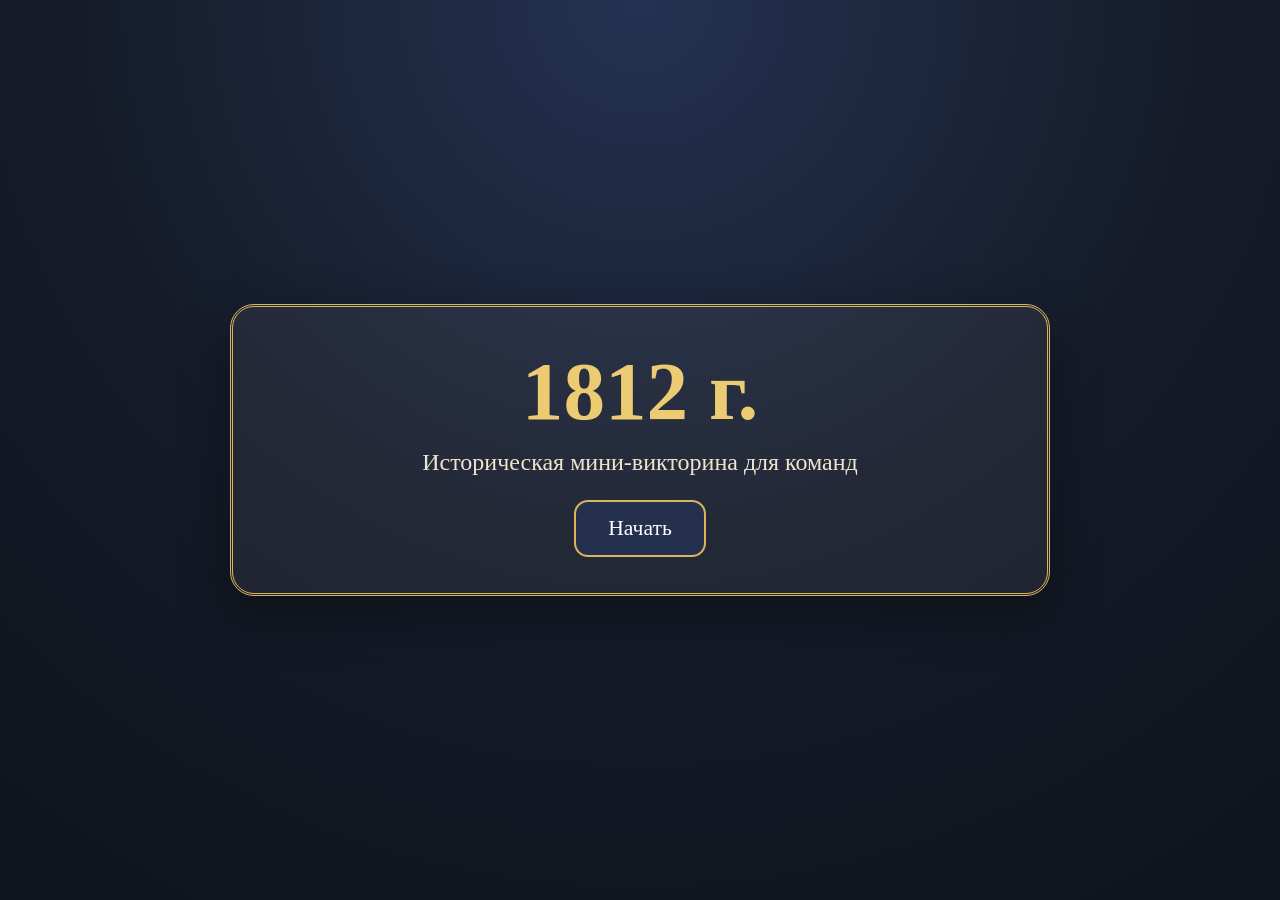
<file: examples/game_1812_qwen.html>
<!DOCTYPE html>
<html lang="ru">
<head>
<meta charset="utf-8">
<meta name="viewport" content="width=device-width, initial-scale=1">
<title>Мини-викторина: 1812 г.</title>
<style>
  :root {
    --gold: #d8b45a;
    --panel: rgba(255, 255, 255, .055);
    --text: #f6f1e7;
  }

  * { box-sizing: border-box; }

  html, body {
    height: 100%;
  }

  body {
    margin: 0;
    font-family: Georgia, "Times New Roman", serif;
    color: var(--text);
    background:
      radial-gradient(circle at top, #243252 0%, #151b28 52%, #0f131d 100%);
  }

  button {
    font: inherit;
    cursor: pointer;
  }

  [hidden] {
    display: none !important;
  }

  .screen {
    display: none;
    min-height: 100vh;
    padding: 20px;
    flex-direction: column;
  }

  .screen.active {
    display: flex;
  }

  #splash {
    align-items: center;
    justify-content: center;
    text-align: center;
  }

  .hero {
    width: min(92vw, 820px);
    padding: 36px 28px;
    border: 3px double var(--gold);
    border-radius: 24px;
    background: var(--panel);
    box-shadow: 0 18px 50px rgba(0, 0, 0, .35);
  }

  h1 {
    margin: 0 0 10px;
    font-size: clamp(2.6rem, 7vw, 5.2rem);
    color: #eccb72;
  }

  .subtitle {
    margin: 0 0 24px;
    font-size: clamp(1.1rem, 2.4vw, 1.5rem);
    color: #efe5cf;
  }

  .big-btn {
    padding: 14px 32px;
    font-size: 1.35rem;
    border: 2px solid var(--gold);
    border-radius: 14px;
    background: #24304d;
    color: #fff;
  }

  .big-btn:hover {
    background: #2f3f66;
  }

  .subtle-btn {
    padding: 9px 14px;
    border: 1px solid rgba(255, 255, 255, .35);
    border-radius: 10px;
    background: rgba(255, 255, 255, .06);
    color: var(--text);
  }

  .subtle-btn:hover,
  .big-btn:hover {
    filter: brightness(1.12);
  }

  .topbar {
    display: flex;
    flex-wrap: wrap;
    gap: 12px;
    justify-content: space-between;
    align-items: center;
    margin-bottom: 18px;
    padding: 12px 14px;
    border: 1px solid rgba(216, 180, 90, .4);
    border-radius: 16px;
    background: rgba(255, 255, 255, .045);
  }

  .scoreboard {
    display: flex;
    flex-wrap: wrap;
    gap: 10px;
  }

  .team-chip {
    padding: 7px 11px;
    border-radius: 999px;
    border: 1px solid rgba(255, 255, 255, .2);
    background: rgba(255, 255, 255, .07);
    font-weight: bold;
  }

  .controls {
    display: flex;
    flex-wrap: wrap;
    gap: 10px;
  }

  .board {
    flex: 1;
    display: grid;
    grid-template-columns: repeat(2, minmax(280px, 1fr));
    gap: 18px;
    align-content: start;
  }

  @media (max-width: 760px) {
    .board {
      grid-template-columns: 1fr;
    }
  }

  .cat-card {
    border: 2px solid rgba(216, 180, 90, .55);
    border-radius: 18px;
    padding: 16px;
    background: var(--panel);
  }

  .cat-card h2 {
    margin: 0 0 14px;
    text-align: center;
    font-size: 1.55rem;
    color: #eccb72;
  }

  .points {
    display: grid;
    gap: 10px;
  }

  .point-btn {
    width: 100%;
    padding: 17px 10px;
    font-size: 1.55rem;
    font-weight: bold;
    border: 2px solid var(--gold);
    border-radius: 14px;
    background: #22304f;
    color: #fff;
  }

  .point-btn:hover:not(:disabled) {
    background: #2e3f67;
  }

  .point-btn.done {
    opacity: .35;
    text-decoration: line-through;
    cursor: not-allowed;
  }

  .question-wrap {
    flex: 1;
    display: flex;
    flex-direction: column;
    align-items: center;
    justify-content: center;
    text-align: center;
    gap: 22px;
    padding: 10px 0 20px;
  }

  .meta {
    font-size: 1.05rem;
    letter-spacing: .07em;
    text-transform: uppercase;
    color: #e4bf67;
  }

  #qText {
    margin: 0;
    width: min(96vw, 1100px);
    font-size: clamp(2rem, 4.7vw, 4.2rem);
    line-height: 1.18;
  }

  .answer-box {
    width: min(94vw, 1000px);
    padding: 22px;
    border: 2px solid rgba(216, 180, 90, .55);
    border-radius: 20px;
    background: rgba(255, 255, 255, .055);
  }

  #answerText {
    margin: 0 0 18px;
    font-size: clamp(2.1rem, 5.2vw, 4.8rem);
    font-weight: bold;
    color: #fff8e0;
    line-height: 1.15;
  }

  .team-buttons {
    display: flex;
    flex-wrap: wrap;
    justify-content: center;
    gap: 10px;
  }

  .team-btn {
    padding: 12px 18px;
    font-size: 1.08rem;
    border-radius: 12px;
    border: 2px solid #8fb7ff;
    background: #1d2e52;
    color: #fff;
  }

  .team-btn.none {
    border-color: #b8b8b8;
    background: #39404d;
  }

  .team-btn:hover {
    filter: brightness(1.16);
  }

  #resultText {
    margin: 0 0 16px;
    font-size: 1.35rem;
    font-weight: bold;
  }

  .final-wrap {
    flex: 1;
    display: flex;
    align-items: center;
    justify-content: center;
  }

  .final-card {
    width: min(94vw, 860px);
    padding: 30px 24px;
    text-align: center;
    border: 3px double var(--gold);
    border-radius: 24px;
    background: var(--panel);
  }

  .final-card h2 {
    margin: 0 0 18px;
    font-size: clamp(2.2rem, 5vw, 3.8rem);
    color: #eccb72;
  }

  .final-list {
    font-size: 1.55rem;
    line-height: 1.75;
    margin-bottom: 18px;
  }

  .final-winner {
    margin: 0 0 22px;
    font-size: 1.75rem;
    font-weight: bold;
    color: #ffe49a;
  }

  .center {
    justify-content: center;
  }
</style>
</head>
<body>

<section id="splash" class="screen active">
  <div class="hero">
    <h1>1812 г.</h1>
    <p class="subtitle">Историческая мини-викторина для команд</p>
    <button id="startBtn" class="big-btn" type="button">Начать</button>
  </div>
</section>

<section id="board" class="screen">
  <div class="topbar">
    <div class="scoreboard" aria-label="Счёт">
      <span class="team-chip">Команда 1: <b data-team-score="0">0</b></span>
      <span class="team-chip">Команда 2: <b data-team-score="1">0</b></span>
      <span class="team-chip">Команда 3: <b data-team-score="2">0</b></span>
    </div>
    <div class="controls">
      <button id="showFinalBtn" class="subtle-btn" type="button">Итог</button>
      <button id="resetBoardBtn" class="subtle-btn" type="button">Играть заново</button>
    </div>
  </div>

  <main id="categories" class="board"></main>
</section>

<section id="question" class="screen">
  <div class="topbar">
    <div id="qMeta" class="meta"></div>
    <div class="scoreboard" aria-label="Счёт">
      <span class="team-chip">Команда 1: <b data-team-score="0">0</b></span>
      <span class="team-chip">Команда 2: <b data-team-score="1">0</b></span>
      <span class="team-chip">Команда 3: <b data-team-score="2">0</b></span>
    </div>
  </div>

  <main class="question-wrap">
    <p id="qText"></p>

    <button id="showAnswerBtn" class="big-btn" type="button">Показать ответ</button>
    <button id="exitBtn" class="subtle-btn" type="button">Вернуться к полю</button>

    <div id="answerBlock" class="answer-box" hidden>
      <p id="answerText"></p>

      <div id="teamPanel" class="team-buttons" hidden>
        <button class="team-btn" type="button" data-team="0">Команда 1</button>
        <button class="team-btn" type="button" data-team="1">Команда 2</button>
        <button class="team-btn" type="button" data-team="2">Команда 3</button>
        <button class="team-btn none" type="button" data-team="none">Никто</button>
      </div>

      <div id="resultBlock" hidden>
        <p id="resultText"></p>
        <button id="returnBtn" class="big-btn" type="button">К полю</button>
      </div>
    </div>
  </main>
</section>

<section id="final" class="screen">
  <div class="final-wrap">
    <div class="final-card">
      <h2>Итог</h2>
      <div id="finalList" class="final-list"></div>
      <p id="finalWinner" class="final-winner"></p>
      <div class="controls center">
        <button id="backFromFinalBtn" class="big-btn" type="button">К полю</button>
        <button id="resetFinalBtn" class="big-btn" type="button">Играть заново</button>
      </div>
    </div>
  </div>
</section>

<script>
  const QUESTIONS = [
    {
      id: "p100",
      category: "Личности",
      points: 100,
      text: "Кто возглавлял французскую армию в походе 1812 г.?",
      a: "трапаноБ ноелопаН"
    },
    {
      id: "p200",
      category: "Личности",
      points: 200,
      text: "Кто был императором Российской империи в период войны 1812 г.?",
      a: "I рднскелА"
    },
    {
      id: "p300",
      category: "Личности",
      points: 300,
      text: "Кто командовал 2-й Западной армией?",
      a: "ноитаргаБ ртеП"
    },
    {
      id: "s100",
      category: "Сражения и события",
      points: 100,
      text: "На какие земли, входившие тогда в состав Российской империи, летом 1812 г. вступили войска Наполеона?",
      a: "илмез еикссуролеб"
    },
    {
      id: "s200",
      category: "Сражения и события",
      points: 200,
      text: "Под каким населённым пунктом русские войска под командованием Александра Тормасова одержали победу?",
      a: "нирбоК"
    },
    {
      id: "s300",
      category: "Сражения и события",
      points: 300,
      text: "В каком сражении, согласно карточке, русскими войсками командовал Пётр Витгенштейн?",
      a: "имацитсялК доП"
    }
  ];

  let scores = [0, 0, 0];
  let answered = new Set();
  let currentId = null;

  function $(selector) {
    return document.querySelector(selector);
  }

  function $$(selector) {
    return Array.prototype.slice.call(document.querySelectorAll(selector));
  }

  function reverseString(value) {
    return value.split("").reverse().join("");
  }

  function getQuestion(id) {
    return QUESTIONS.find(function (item) {
      return item.id === id;
    });
  }

  function showScreen(id) {
    $$(".screen").forEach(function (screen) {
      screen.classList.toggle("active", screen.id === id);
    });
  }

  function updateScoreDisplays() {
    $$("[data-team-score]").forEach(function (node) {
      const teamIndex = Number(node.dataset.teamScore);
      node.textContent = scores[teamIndex];
    });
  }

  function renderBoard() {
    const wrap = $("#categories");
    wrap.innerHTML = "";

    const categories = QUESTIONS.map(function (q) {
      return q.category;
    }).filter(function (value, index, self) {
      return self.indexOf(value) === index;
    });

    categories.forEach(function (category) {
      const card = document.createElement("section");
      card.className = "cat-card";

      const title = document.createElement("h2");
      title.textContent = category;
      card.appendChild(title);

      const grid = document.createElement("div");
      grid.className = "points";

      QUESTIONS
        .filter(function (q) {
          return q.category === category;
        })
        .sort(function (a, b) {
          return a.points - b.points;
        })
        .forEach(function (q) {
          const btn = document.createElement("button");
          btn.type = "button";
          btn.className = "point-btn";
          btn.textContent = q.points;

          if (answered.has(q.id)) {
            btn.disabled = true;
            btn.classList.add("done");
            btn.setAttribute("aria-disabled", "true");
          } else {
            btn.addEventListener("click", function () {
              openQuestion(q.id);
            });
          }

          grid.appendChild(btn);
        });

      card.appendChild(grid);
      wrap.appendChild(card);
    });

    updateScoreDisplays();
  }

  function openQuestion(id) {
    const q = getQuestion(id);
    if (!q || answered.has(id)) {
      return;
    }

    currentId = id;

    $("#qMeta").textContent = q.category + " · " + q.points + " баллов";
    $("#qText").textContent = q.text;

    $("#showAnswerBtn").hidden = false;
    $("#exitBtn").hidden = false;
    $("#answerBlock").hidden = true;
    $("#teamPanel").hidden = true;
    $("#resultBlock").hidden = true;
    $("#answerText").textContent = "";
    $("#resultText").textContent = "";

    showScreen("question");
  }

  function showAnswer() {
    const q = getQuestion(currentId);
    if (!q) {
      return;
    }

    $("#answerText").textContent = reverseString(q.a);
    $("#showAnswerBtn").hidden = true;
    $("#exitBtn").hidden = true;
    $("#answerBlock").hidden = false;
    $("#teamPanel").hidden = false;
    $("#resultBlock").hidden = true;
  }

  function chooseTeam(teamIndex) {
    const q = getQuestion(currentId);
    if (!q || answered.has(currentId)) {
      return;
    }

    if (teamIndex === null) {
      $("#resultText").textContent = "Баллы не добавлены.";
    } else {
      scores[teamIndex] += q.points;
      $("#resultText").textContent =
        "+" + q.points + " команде " + (teamIndex + 1) + ".";
    }

    answered.add(currentId);
    updateScoreDisplays();

    $("#teamPanel").hidden = true;
    $("#resultBlock").hidden = false;
  }

  function returnToBoard() {
    currentId = null;
    renderBoard();

    if (answered.size === QUESTIONS.length) {
      showFinal();
    } else {
      showScreen("board");
    }
  }

  function showFinal() {
    const list = $("#finalList");
    list.textContent = "";

    scores.forEach(function (score, index) {
      const row = document.createElement("div");
      row.textContent = "Команда " + (index + 1) + ": " + score;
      list.appendChild(row);
    });

    const max = Math.max.apply(null, scores);
    const winners = [];

    scores.forEach(function (score, index) {
      if (score === max) {
        winners.push(index);
      }
    });

    let winnerText = "";

    if (max === 0) {
      winnerText = "Баллы пока не набраны.";
    } else if (winners.length === 1) {
      winnerText = "Побеждает Команда " + (winners[0] + 1) + "!";
    } else {
      winnerText = "Ничья между командами: " +
        winners.map(function (index) {
          return "Команда " + (index + 1);
        }).join(", ") + ".";
    }

    $("#finalWinner").textContent = winnerText;
    showScreen("final");
  }

  function resetGame() {
    scores = [0, 0, 0];
    answered.clear();
    currentId = null;

    updateScoreDisplays();
    renderBoard();
    showScreen("board");
  }

  $("#startBtn").addEventListener("click", function () {
    resetGame();
  });

  $("#resetBoardBtn").addEventListener("click", function () {
    resetGame();
  });

  $("#showFinalBtn").addEventListener("click", function () {
    showFinal();
  });

  $("#showAnswerBtn").addEventListener("click", function () {
    showAnswer();
  });

  $("#exitBtn").addEventListener("click", function () {
    returnToBoard();
  });

  $("#returnBtn").addEventListener("click", function () {
    returnToBoard();
  });

  $$("#teamPanel .team-btn").forEach(function (btn) {
    btn.addEventListener("click", function () {
      const value = btn.dataset.team;
      chooseTeam(value === "none" ? null : Number(value));
    });
  });

  $("#backFromFinalBtn").addEventListener("click", function () {
    showScreen("board");
  });

  $("#resetFinalBtn").addEventListener("click", function () {
    resetGame();
  });

  renderBoard();
  updateScoreDisplays();
</script>
</body>
</html>
</file>
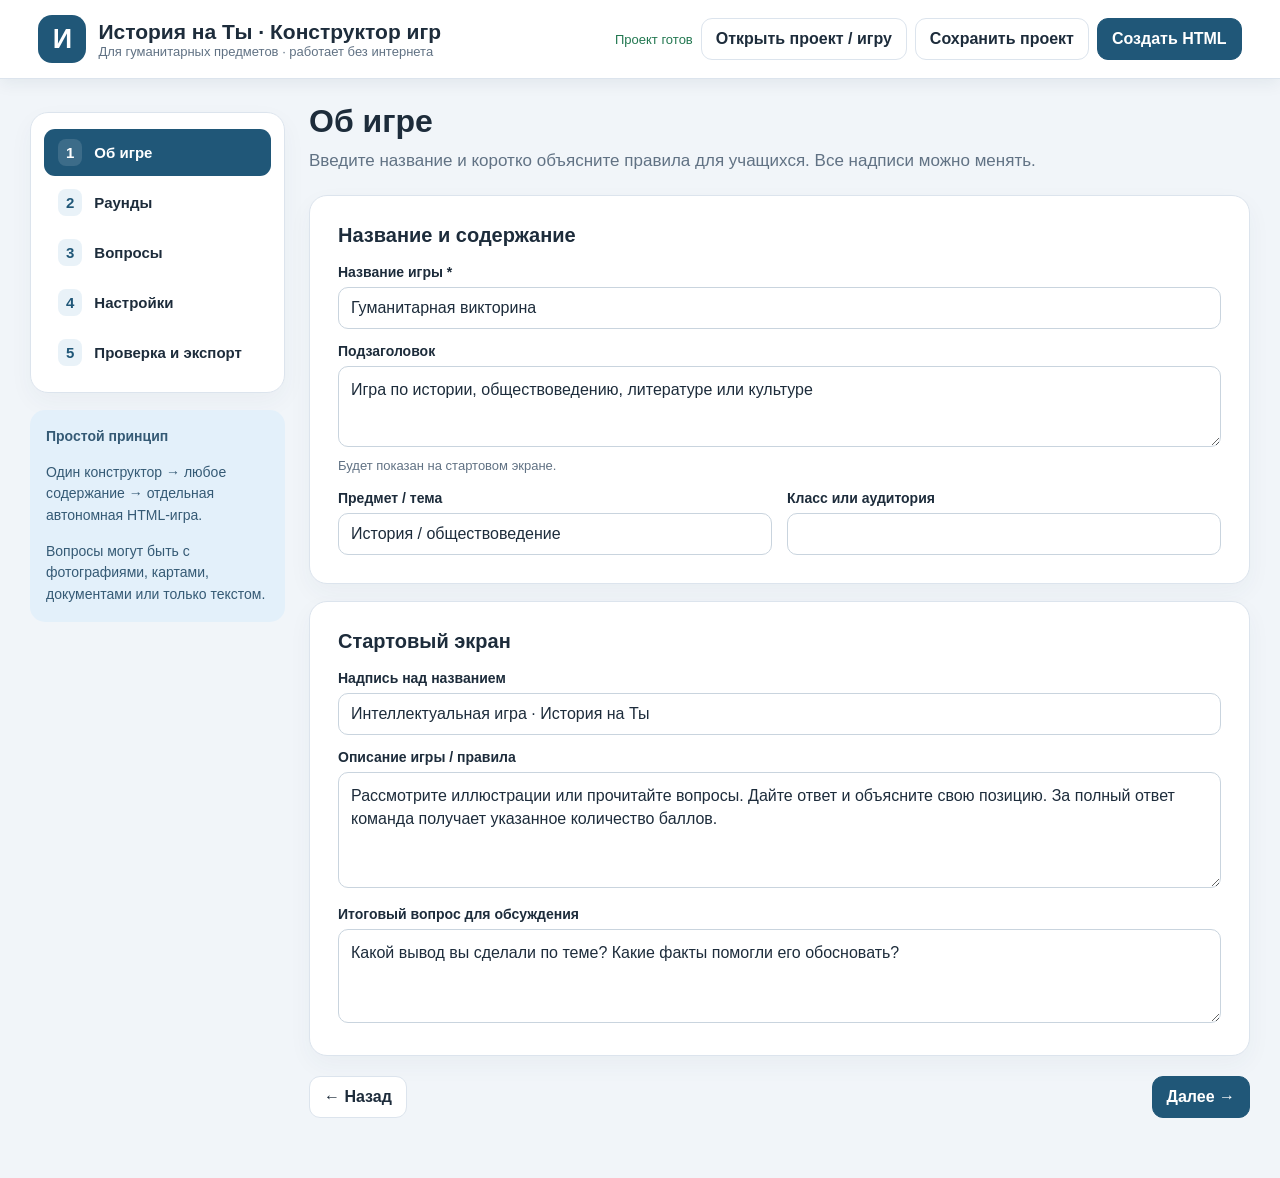
<file: examples/game_builder.html>
<!doctype html><html lang="ru"><head><meta charset="utf-8"><meta name="viewport" content="width=device-width,initial-scale=1"><title>Конструктор учебных викторин — История на Ты</title>
<style>
:root{--bg:#f1f5f9;--panel:#fff;--line:#dce4ed;--ink:#1d2c3b;--muted:#617284;--main:#205778;--mainDark:#173f5c;--pale:#e9f2f8;--ok:#227750;--danger:#b84245;--shadow:0 9px 25px #29435a0b}*{box-sizing:border-box}html{scroll-behavior:smooth}body{margin:0;font-family:Segoe UI,Arial,sans-serif;color:var(--ink);background:var(--bg);font-size:16px}button,input,textarea,select{font:inherit}button{cursor:pointer;min-height:42px;border-radius:11px;padding:10px 14px;background:white;border:1px solid var(--line);color:var(--ink);font-weight:650}button:hover{background:var(--pale)}button:disabled{opacity:.4;cursor:not-allowed}.primary{background:var(--main);border:1px solid var(--main);color:white}.primary:hover{background:var(--mainDark);color:white}.danger{color:var(--danger)}.bare{background:transparent;border:none;box-shadow:none}.smallBtn{padding:7px 9px;min-height:34px;font-size:13px}.top{background:#fff;border-bottom:1px solid var(--line);padding:15px clamp(15px,3vw,42px);display:flex;align-items:center;justify-content:space-between;gap:15px;flex-wrap:wrap;position:sticky;top:0;z-index:12;box-shadow:0 5px 15px #142d4310}.identity{display:flex;align-items:center;gap:12px}.logo{height:48px;width:48px;background:var(--main);border-radius:14px;color:white;font-size:27px;display:grid;place-items:center;font-weight:800}.identity strong{font-size:21px}.muted{color:var(--muted)}.textSmall{font-size:13px}.topActions,.actions,.inline{display:flex;align-items:center;gap:8px;flex-wrap:wrap}.app{max-width:1600px;margin:0 auto;display:grid;grid-template-columns:255px minmax(0,1fr);gap:24px;padding:24px 30px 60px}.sidebar{align-self:start;position:sticky;top:112px}.nav{background:var(--panel);padding:13px;border-radius:18px;border:1px solid var(--line);box-shadow:var(--shadow)}.nav button{display:flex;align-items:center;gap:12px;width:100%;text-align:left;border:none;background:transparent;font-size:15px;margin:3px 0;font-weight:700}.nav button.active{background:var(--main);color:#fff}.num{background:var(--pale);color:var(--main);border-radius:8px;padding:5px 8px}.nav button.active .num{background:#ffffff20;color:#fff}.sideNote{margin-top:17px;padding:16px;background:#e3f0fa;border-radius:15px;color:#355a75;font-size:14px;line-height:1.55}.workspace{min-width:0}.sectionTitle{margin:0;font-size:clamp(25px,2.5vw,34px)}.sectionLead{color:var(--muted);font-size:17px;line-height:1.5;margin:8px 0 21px}.panel{padding:clamp(17px,2.5vw,28px);background:white;border:1px solid var(--line);border-radius:18px;margin-bottom:17px;box-shadow:var(--shadow)}.panel h2{font-size:20px;margin:0 0 17px}.panel h3{font-size:17px;margin:16px 0 9px}.grid2{display:grid;grid-template-columns:repeat(2,minmax(0,1fr));gap:15px}.grid3{display:grid;grid-template-columns:repeat(3,minmax(0,1fr));gap:15px}.field{min-width:0}.field label{display:block;font-size:14px;font-weight:700;margin:0 0 7px}.field input,.field textarea,.field select{width:100%;min-width:0;padding:11px 12px;border-radius:10px;border:1px solid #c9d4de;background:white;color:var(--ink)}.field textarea{resize:vertical;min-height:81px;line-height:1.45}.field input:focus,.field textarea:focus,.field select:focus{outline:3px solid #a4cee8;outline-offset:1px}.hint{color:var(--muted);font-size:13px;margin-top:6px;line-height:1.4}.rowBetween{display:flex;align-items:center;justify-content:space-between;gap:14px;flex-wrap:wrap}.separator{height:1px;background:var(--line);margin:22px 0}.status{font-size:13px;max-width:220px;color:var(--ok)}.hidden{display:none!important}.questionsLayout{display:grid;grid-template-columns:285px minmax(0,1fr);gap:17px}.questionList{background:#f8fafc;border:1px solid var(--line);border-radius:14px;padding:10px;min-height:300px}.roundHead{background:#e8f0f7;font-weight:750;padding:12px 10px;border-radius:10px;margin:13px 0 5px}.roundHead:first-child{margin-top:0}.roundHead .headTxt{display:block;overflow-wrap:anywhere}.roundHead small{display:block;color:var(--muted);font-weight:500;margin-top:3px}.roundHead .actions{margin-top:8px}.questionItem{display:block;text-align:left;width:100%;background:#fff;border:1px solid var(--line);padding:10px;margin:5px 0;font-size:14px;min-height:48px;white-space:normal;overflow-wrap:anywhere;line-height:1.35;font-weight:550}.questionItem.selected{border:2px solid var(--main);background:#eff7fc}.questionItem small{color:var(--muted);display:block;font-size:12px}.editorPlaceholder{padding:28px;text-align:center;color:var(--muted)}.questionEditor h3{font-size:20px;margin-top:0}.upload{border:2px dashed #a7bacb;background:#f6fafd;border-radius:13px;padding:20px;text-align:center;line-height:1.5}.upload input{max-width:100%}.imagePreview{display:flex;gap:12px;flex-wrap:wrap;align-items:center;margin-top:12px}.imagePreview img{max-width:min(330px,100%);max-height:190px;border-radius:9px;object-fit:contain;border:1px solid var(--line)}.warning{color:#a45124}.alert{padding:13px 15px;background:#fff4df;border:1px solid #ecd2a5;border-radius:11px;margin:12px 0;line-height:1.55}.success{color:var(--ok)}.validation{display:flex;gap:10px;align-items:flex-start;padding:12px;border-bottom:1px solid var(--line);line-height:1.4}.validation:last-child{border-bottom:0}.dot{font-size:23px;line-height:1}.prePreview{max-width:560px;background:#f4f8fc;border-radius:16px;border:1px solid var(--line);padding:18px}.prePreview h2{margin:8px 0 10px;font-size:27px}.prePreview p{color:#526475;line-height:1.5}.badge{border-radius:999px;background:var(--pale);color:var(--main);padding:6px 11px;font-size:13px;font-weight:700}.stats{display:flex;gap:10px;flex-wrap:wrap;margin:12px 0}.summaryStat{background:#eff5f9;border-radius:12px;padding:13px 17px;font-weight:700}.summaryStat strong{display:block;font-size:25px}.footerToolbar{display:flex;justify-content:space-between;gap:8px;margin-top:20px;flex-wrap:wrap}.roundGrid{display:grid;gap:10px}.roundRow{padding:13px;border:1px solid var(--line);border-radius:12px;display:grid;grid-template-columns:1fr auto;gap:8px;align-items:center}.roundRow input{width:100%;min-height:42px;padding:10px;border:1px solid #c9d4de;border-radius:8px}.toast{position:fixed;bottom:20px;right:20px;z-index:50;background:#173c54;color:#fff;padding:13px 17px;border-radius:12px;max-width:min(92vw,500px);box-shadow:0 10px 30px #0002}.skiplink{position:absolute;left:-999px}.skiplink:focus{left:10px;top:10px;z-index:30;background:white}.tip{padding:10px 12px;border-left:3px solid var(--main);background:var(--pale);border-radius:7px;font-size:14px;line-height:1.5}.fileActions{padding:18px;border:1px solid var(--line);background:#fafcfd;border-radius:14px;margin-top:15px}.fileActions .actions{margin-top:14px}details{margin-top:13px}summary{cursor:pointer;font-weight:750}.dragNote{font-size:12px;color:var(--muted)}
@media(max-width:1180px){.app{padding:18px;grid-template-columns:200px minmax(0,1fr);gap:15px}.questionsLayout{grid-template-columns:220px 1fr}.top{position:relative}.sidebar{top:12px}}
@media(max-width:820px){.app{display:block;padding:12px}.sidebar{position:relative;top:auto;margin-bottom:14px}.nav{display:flex;gap:4px;overflow-x:auto}.nav button{width:auto;flex-shrink:0;white-space:nowrap}.sideNote{display:none}.questionsLayout{grid-template-columns:1fr}.questionList{max-height:350px;overflow:auto;min-height:0}.grid2,.grid3{grid-template-columns:1fr}.top{padding:12px}.identity strong{font-size:17px}.panel{padding:15px}.roundRow{grid-template-columns:1fr}}
@media print{.top,.sidebar,.footerToolbar,.actions{display:none!important}.app{display:block}.panel{break-inside:avoid;box-shadow:none}}
</style></head><body><a class="skiplink" href="#workspace">Перейти к форме</a>
<header class="top"><div class="identity"><div class="logo">И</div><div><strong>История на Ты · Конструктор игр</strong><div class="textSmall muted">Для гуманитарных предметов · работает без интернета</div></div></div><div class="topActions"><span class="status" id="saveStatus">Проект готов</span><button id="loadBtn">Открыть проект / игру</button><button id="saveBtn">Сохранить проект</button><button id="exportTop" class="primary">Создать HTML</button></div></header>
<div class="app"><aside class="sidebar"><nav class="nav" aria-label="Этапы работы"><button data-nav="about"><span class="num">1</span>Об игре</button><button data-nav="rounds"><span class="num">2</span>Раунды</button><button data-nav="questions"><span class="num">3</span>Вопросы</button><button data-nav="settings"><span class="num">4</span>Настройки</button><button data-nav="export"><span class="num">5</span>Проверка и экспорт</button></nav><div class="sideNote"><strong>Простой принцип</strong><p>Один конструктор → любое содержание → отдельная автономная HTML-игра.</p>Вопросы могут быть с фотографиями, картами, документами или только текстом.</div></aside><main id="workspace" class="workspace"></main></div>
<input id="importInput" type="file" accept=".json,.html,.htm,application/json,text/html" hidden><div id="toast" class="toast hidden" role="status"></div>
<script>
const GAME_SHELL="\u003c!doctype html\u003e\n\u003chtml lang=\"ru\"\u003e\u003chead\u003e\u003cmeta charset=\"utf-8\"\u003e\u003cmeta name=\"viewport\" content=\"width=device-width,initial-scale=1\"\u003e\n\u003ctitle\u003eУчебная викторина · История на Ты\u003c/title\u003e\n\u003cstyle\u003e\n:root{--bg:#eef2f6;--panel:#fff;--line:#d6e0ea;--text:#182637;--muted:#58697a;--blue:#245b82;--pale:#eaf3fa;--green:#217753;--red:#af3944;--shadow:0 12px 32px #1d304215;--radius:18px}\n*{box-sizing:border-box}html,body{margin:0;min-height:100%;font-family:Segoe UI,Arial,sans-serif;color:var(--text);background:var(--bg)}\nbody.theme-dark{--bg:#101c2a;--panel:#1c2b3b;--line:#3e5267;--text:#edf4fa;--muted:#b6c5d4;--blue:#6cbbeb;--pale:#283c50;--green:#68c89b;--red:#f49aa0;--shadow:0 12px 32px #0004}\nbody.theme-warm{--bg:#f6f1e9;--panel:#fffefa;--line:#dfd1bd;--text:#33291d;--muted:#685849;--blue:#845326;--pale:#f6e9d8;--green:#287551;--red:#a94e46}\nbutton,input{font:inherit}button{min-height:43px;padding:9px 13px;border-radius:11px;border:1px solid var(--line);background:var(--panel);color:var(--text);cursor:pointer;font-weight:650}button:hover{background:var(--pale)}button:disabled{opacity:.45;cursor:not-allowed}button.primary{background:var(--blue);border-color:var(--blue);color:#fff}body.theme-dark button.primary{color:#102336}button:focus-visible,input:focus-visible{outline:3px solid #e5a847;outline-offset:2px}\n#screen{min-height:100dvh;display:grid;grid-template-rows:auto minmax(0,1fr) auto}.top{display:flex;align-items:center;justify-content:space-between;gap:14px;min-height:66px;padding:10px 17px;background:var(--panel);border-bottom:1px solid var(--line)}.brand{font-weight:800;font-size:clamp(17px,1.5vw,23px);max-width:60vw;overflow:hidden;text-overflow:ellipsis;white-space:nowrap}.small{color:var(--muted);font-size:14px}.topActions,.inline{display:flex;gap:8px;align-items:center;flex-wrap:wrap}.pill{padding:7px 12px;background:var(--pale);border-radius:30px;font-weight:750;white-space:nowrap}\nmain{min-height:0;padding:13px;overflow:hidden}.stage{height:100%;min-height:0;display:grid;grid-template-columns:minmax(0,1.05fr) minmax(0,.95fr);gap:13px}.stage.textOnly{grid-template-columns:1fr}.stage.textOnly .visual{display:none}.stage.textOnly .info{padding:clamp(24px,4vw,60px)}.stage.textOnly .question{font-size:clamp(30px,3.4vw,54px)}.panel{background:var(--panel);border:1px solid var(--line);border-radius:var(--radius);box-shadow:var(--shadow);overflow:hidden;min-height:0}.visual{display:grid;grid-template-rows:auto minmax(0,1fr)}.visualHeader{padding:11px 15px;border-bottom:1px solid var(--line);display:flex;align-items:center;justify-content:space-between;gap:10px;font-size:17px;font-weight:750}.imageBody{position:relative;display:flex;justify-content:center;align-items:center;min-height:0;padding:10px;background:var(--pale)}.imageBody img{max-width:100%;max-height:100%;height:auto;object-fit:contain;cursor:zoom-in;border-radius:10px;box-shadow:0 5px 17px #0002}.emptyImg{text-align:center;color:var(--muted);padding:30px}.emptyImg .big{font-size:70px;display:block;margin-bottom:12px}.floating{position:absolute;top:18px;right:18px;display:flex;gap:7px}.floating button{box-shadow:var(--shadow);min-height:45px;min-width:45px;padding:6px;background:var(--panel)}.captionBubble{position:absolute;right:16px;top:72px;z-index:2;width:min(440px,85%);padding:13px 15px;background:var(--panel);box-shadow:var(--shadow);border:1px solid var(--line);border-radius:12px;max-height:70%;overflow:auto;font-size:17px;line-height:1.45}\n.info{display:flex;flex-direction:column;padding:18px;gap:12px}.round{color:var(--blue);font-weight:800;font-size:18px}.question{font-size:clamp(24px,2.2vw,36px);line-height:1.24;font-weight:790;margin:3px 0;white-space:pre-wrap;overflow-wrap:anywhere}.qArea{flex:0 1 auto;overflow:auto;min-height:0;max-height:42%}.timerArea{padding:12px;border:1px solid var(--line);border-radius:14px;background:var(--pale);display:flex;justify-content:space-between;align-items:center;gap:10px;flex-wrap:wrap}.time{font-size:clamp(29px,3vw,44px);font-weight:850;font-variant-numeric:tabular-nums}.time.expired{color:var(--red)}.reveal{display:flex;flex-direction:column;gap:9px;min-height:0;overflow:auto;flex:1 1 0}.fold{border-radius:13px;padding:12px 14px;border:1px solid var(--line);background:var(--pale);white-space:pre-wrap;overflow-wrap:anywhere;font-size:19px;line-height:1.4}.fold strong{display:block;margin-bottom:5px;font-size:17px}.status{margin-top:auto;color:var(--muted);font-size:14px}\n.bottom{border-top:1px solid var(--line);background:var(--panel);padding:10px 13px;display:grid;grid-template-columns:minmax(0,1fr) auto;gap:10px;align-items:stretch}.teams{display:flex;gap:8px;align-items:stretch;min-width:0;overflow-x:auto;padding-bottom:3px}.team{flex:1 0 154px;border-radius:14px;border:2px solid var(--line);padding:9px 11px;display:grid;grid-template-columns:1fr auto;gap:5px;align-content:start;min-width:150px}.team.turn{border-color:var(--blue)}.team.earned{background:var(--pale)}.tname{font-size:17px;font-weight:800;overflow-wrap:anywhere}.points{font-size:30px;font-weight:800;line-height:1}.team button{grid-column:1/-1;width:100%}.ctl{display:grid;grid-template-columns:repeat(2,minmax(100px,1fr));gap:7px;align-self:center}.ctl button{font-size:15px}\n.modal{position:fixed;inset:0;z-index:20;background:#0c1b2bbb;display:none;align-items:center;justify-content:center;padding:18px}.modal.show{display:flex}.dialog{background:var(--panel);color:var(--text);border-radius:23px;box-shadow:0 25px 70px #0005;padding:clamp(20px,3vw,38px);max-width:800px;width:100%;max-height:94dvh;overflow:auto}.dialog h1{font-size:clamp(28px,3vw,45px);margin:12px 0;line-height:1.14}.dialog p{font-size:18px;line-height:1.5}.introStats{display:flex;gap:9px;flex-wrap:wrap;margin:18px 0}.introStats span{background:var(--pale);padding:9px 13px;border-radius:12px;font-weight:700}.dialogActions{display:flex;flex-wrap:wrap;gap:9px;margin-top:18px}.dialogActions button{min-height:53px;font-size:18px}.dialog label{display:block;font-weight:650;margin:10px 0 5px}.dialog input{width:100%;max-width:400px;padding:10px;border-radius:9px;border:1px solid var(--line);background:var(--panel);color:var(--text)}.lightboxDialog{max-width:96vw;width:100%;height:94dvh;display:grid;grid-template-rows:auto 1fr auto;gap:10px;padding:13px}.bigImage{display:flex;align-items:center;justify-content:center;min-height:0;overflow:auto;background:var(--pale);border-radius:12px}.bigImage img{max-width:100%;max-height:100%;object-fit:contain}.lightboxDialog p{font-size:15px;margin:0;max-height:5em;overflow:auto}.ranking{font-size:20px;font-weight:700;border-bottom:1px solid var(--line);padding:11px 0}.hide{display:none!important}.toast{position:fixed;z-index:50;top:15px;right:15px;background:#19334b;color:white;border-radius:12px;padding:12px 17px;box-shadow:var(--shadow)}\nbody.full .top{display:none}body.full #screen{grid-template-rows:minmax(0,1fr) auto}\n@media(max-width:1150px){body{overflow:auto}#screen{height:auto;display:flex;flex-direction:column}.stage{height:auto;grid-template-columns:1fr}.visual{min-height:320px;height:min(54vh,650px)}main{overflow:visible}.qArea{max-height:none}.info{min-height:380px}.reveal{flex:auto;overflow:visible}.bottom{grid-template-columns:1fr}.ctl{grid-template-columns:repeat(4,1fr)}.brand{max-width:none;white-space:normal}.top{flex-wrap:wrap}}\n@media(max-width:580px){main{padding:8px}.info{padding:13px}.top{padding:9px}.visual{height:330px}.topActions button{min-height:38px}.ctl{grid-template-columns:repeat(2,1fr)}.team{flex-basis:140px}.question{font-size:24px}.dialog{padding:20px}.inline button{padding:8px}}\n@media(min-width:1151px){#screen{height:100dvh;overflow:hidden}.bottom{max-height:164px}.teams{max-height:145px}}\n\u003c/style\u003e\u003c/head\u003e\u003cbody\u003e\u003cdiv id=\"screen\"\u003e\n\u003cheader class=\"top\"\u003e\u003cdiv\u003e\u003cdiv class=\"brand\" id=\"headerTitle\"\u003e\u003c/div\u003e\u003cdiv class=\"small\" id=\"headerSub\"\u003e\u003c/div\u003e\u003c/div\u003e\u003cdiv class=\"topActions\"\u003e\u003cspan class=\"pill\" id=\"counter\"\u003e\u003c/span\u003e\u003cbutton id=\"fsBtn\"\u003eВо весь экран\u003c/button\u003e\u003cbutton id=\"restartBtn\"\u003eНовая игра\u003c/button\u003e\u003c/div\u003e\u003c/header\u003e\n\u003cmain\u003e\u003cdiv class=\"stage\"\u003e\u003csection class=\"panel visual\"\u003e\u003cdiv class=\"visualHeader\"\u003e\u003cspan id=\"pictureLabel\"\u003eИллюстрация / источник\u003c/span\u003e\u003cspan class=\"small\" id=\"pictureStatus\"\u003e\u003c/span\u003e\u003c/div\u003e\u003cdiv class=\"imageBody\"\u003e\u003cimg id=\"image\" class=\"hide\" alt=\"Иллюстрация к вопросу\"\u003e\u003cdiv id=\"imageEmpty\" class=\"emptyImg\"\u003e\u003cspan class=\"big\"\u003e◈\u003c/span\u003e\u003cspan id=\"emptyText\"\u003eОбсудите вопрос и обоснуйте ответ\u003c/span\u003e\u003c/div\u003e\u003cdiv class=\"floating\"\u003e\u003cbutton id=\"zoomBtn\" aria-label=\"Увеличить изображение\"\u003e⤢\u003c/button\u003e\u003cbutton id=\"captionBtn\" aria-label=\"Описание изображения\"\u003ei\u003c/button\u003e\u003c/div\u003e\u003cdiv id=\"captionBubble\" class=\"captionBubble hide\"\u003e\u003c/div\u003e\u003c/div\u003e\u003c/section\u003e\n\u003csection class=\"panel info\"\u003e\u003cdiv class=\"qArea\"\u003e\u003cdiv class=\"round\" id=\"roundLabel\"\u003e\u003c/div\u003e\u003ch1 class=\"question\" id=\"question\"\u003e\u003c/h1\u003e\u003c/div\u003e\u003cdiv class=\"timerArea\"\u003e\u003cdiv\u003e\u003cdiv class=\"time\" id=\"time\"\u003e01:00\u003c/div\u003e\u003cspan class=\"small\" id=\"timerState\"\u003eГотово\u003c/span\u003e\u003c/div\u003e\u003cdiv class=\"inline\"\u003e\u003cbutton id=\"timerBtn\" class=\"primary\"\u003eСтарт\u003c/button\u003e\u003cbutton id=\"timerResetBtn\"\u003eСброс\u003c/button\u003e\u003cbutton id=\"hintBtn\"\u003eПодсказка\u003c/button\u003e\u003cbutton id=\"answerBtn\"\u003eОтвет\u003c/button\u003e\u003c/div\u003e\u003c/div\u003e\u003cdiv class=\"reveal\"\u003e\u003cdiv id=\"hintBox\" class=\"fold hide\"\u003e\u003cstrong\u003eПодсказка\u003c/strong\u003e\u003cspan id=\"hintContent\"\u003e\u003c/span\u003e\u003c/div\u003e\u003cdiv id=\"answerBox\" class=\"fold hide\"\u003e\u003cstrong\u003eОбразец ответа\u003c/strong\u003e\u003cspan id=\"answerContent\"\u003e\u003c/span\u003e\u003c/div\u003e\u003cdiv id=\"rubricBox\" class=\"fold hide\"\u003e\u003cstrong\u003eКритерии оценивания\u003c/strong\u003e\u003cspan id=\"rubricContent\"\u003e\u003c/span\u003e\u003c/div\u003e\u003c/div\u003e\u003cdiv class=\"status\" id=\"status\"\u003e\u003c/div\u003e\u003c/section\u003e\u003c/div\u003e\u003c/main\u003e\n\u003cfooter class=\"bottom\"\u003e\u003cdiv id=\"teams\" class=\"teams\"\u003e\u003c/div\u003e\u003cdiv class=\"ctl\"\u003e\u003cbutton id=\"partialBtn\"\u003eЧастично\u003c/button\u003e\u003cbutton id=\"noneBtn\"\u003eНет ответа\u003c/button\u003e\u003cbutton id=\"undoBtn\"\u003e↶ Отменить\u003c/button\u003e\u003cbutton id=\"prevBtn\"\u003e← Назад\u003c/button\u003e\u003cbutton id=\"nextBtn\" class=\"primary\"\u003eДалее →\u003c/button\u003e\u003cbutton id=\"teamSettingsBtn\"\u003eКоманды ⚙\u003c/button\u003e\u003c/div\u003e\u003c/footer\u003e\u003c/div\u003e\n\u003cdiv id=\"welcome\" class=\"modal show\" role=\"dialog\" aria-modal=\"true\"\u003e\u003cdiv class=\"dialog\"\u003e\u003cdiv class=\"round\" id=\"introKicker\"\u003e\u003c/div\u003e\u003ch1 id=\"introTitle\"\u003e\u003c/h1\u003e\u003cp id=\"introSubtitle\"\u003e\u003c/p\u003e\u003cdiv class=\"introStats\" id=\"introStats\"\u003e\u003c/div\u003e\u003cp id=\"introDescription\"\u003e\u003c/p\u003e\u003cdiv class=\"dialogActions\"\u003e\u003cbutton id=\"beginBtn\" class=\"primary\"\u003eНачать игру →\u003c/button\u003e\u003cbutton id=\"introFsBtn\"\u003eНа весь экран\u003c/button\u003e\u003cbutton id=\"introTeamsBtn\"\u003eНазвания команд\u003c/button\u003e\u003c/div\u003e\u003cp class=\"small\"\u003eПодсказка и ответ открываются учителем. Баллы командам начисляются нажатием на их кнопки.\u003c/p\u003e\u003c/div\u003e\u003c/div\u003e\n\u003cdiv id=\"partialModal\" class=\"modal\" role=\"dialog\" aria-modal=\"true\"\u003e\u003cdiv class=\"dialog\"\u003e\u003ch2\u003eЧастичный ответ\u003c/h2\u003e\u003cp\u003eВыберите команду и количество баллов за этот вопрос.\u003c/p\u003e\u003cdiv id=\"partialGrid\"\u003e\u003c/div\u003e\u003cdiv class=\"dialogActions\"\u003e\u003cbutton data-close=\"partialModal\"\u003eЗакрыть\u003c/button\u003e\u003c/div\u003e\u003c/div\u003e\u003c/div\u003e\n\u003cdiv id=\"teamsModal\" class=\"modal\" role=\"dialog\" aria-modal=\"true\"\u003e\u003cdiv class=\"dialog\"\u003e\u003ch2\u003eНазвания команд\u003c/h2\u003e\u003cdiv id=\"teamNames\"\u003e\u003c/div\u003e\u003cdiv class=\"dialogActions\"\u003e\u003cbutton id=\"teamNamesSave\" class=\"primary\"\u003eПрименить\u003c/button\u003e\u003cbutton data-close=\"teamsModal\"\u003eОтмена\u003c/button\u003e\u003c/div\u003e\u003c/div\u003e\u003c/div\u003e\n\u003cdiv id=\"lightbox\" class=\"modal\" role=\"dialog\" aria-modal=\"true\"\u003e\u003cdiv class=\"dialog lightboxDialog\"\u003e\u003cdiv class=\"inline\" style=\"justify-content:space-between\"\u003e\u003cstrong\u003eИллюстрация / источник\u003c/strong\u003e\u003cbutton data-close=\"lightbox\"\u003eЗакрыть ✕\u003c/button\u003e\u003c/div\u003e\u003cdiv class=\"bigImage\"\u003e\u003cimg id=\"bigImage\" alt=\"Увеличенная иллюстрация\"\u003e\u003c/div\u003e\u003cp id=\"lightCaption\"\u003e\u003c/p\u003e\u003c/div\u003e\u003c/div\u003e\n\u003cdiv id=\"finish\" class=\"modal\" role=\"dialog\" aria-modal=\"true\"\u003e\u003cdiv class=\"dialog\"\u003e\u003cdiv class=\"round\"\u003eИтоги игры\u003c/div\u003e\u003ch1 id=\"finishTitle\"\u003e\u003c/h1\u003e\u003cdiv id=\"ranking\"\u003e\u003c/div\u003e\u003cp id=\"reflection\"\u003e\u003c/p\u003e\u003cdiv class=\"dialogActions\"\u003e\u003cbutton id=\"finishClose\"\u003eПосмотреть вопросы\u003c/button\u003e\u003cbutton id=\"finishRestart\" class=\"primary\"\u003eИграть снова\u003c/button\u003e\u003c/div\u003e\u003c/div\u003e\u003c/div\u003e\n\u003cdiv id=\"toast\" class=\"toast hide\" role=\"status\"\u003e\u003c/div\u003e\n\u003cscript id=\"game-data\" type=\"application/json\"\u003e__GAME_DATA__\u003c/script\u003e\n\u003cscript\u003e\n(()=\u003e{'use strict';\nconst d=JSON.parse(document.getElementById('game-data').textContent),m=d.meta||{},s=d.settings||{},rs=d.rounds||[];\nconst questions=rs.flatMap(r=\u003e(r.questions||[]).map(q=\u003e({...q,round:r.name||'Раунд'})));\nconst $=id=\u003edocument.getElementById(id); const storageKey='isty_game_'+String(d.id||m.title||'game').slice(0,90);\nconst escapeHTML=x=\u003eString(x??'').replace(/[\u0026\u003c\u003e\"']/g,c=\u003e({'\u0026':'\u0026amp;','\u003c':'\u0026lt;','\u003e':'\u0026gt;','\"':'\u0026quot;',\"'\":'\u0026#39;'}[c]));\nconst baseNames=(Array.isArray(s.teams)\u0026\u0026s.teams.length?s.teams:['Команда 1','Команда 2']).map(String);\nlet state={idx:0,score:baseNames.map(()=\u003e0),names:[...baseNames],done:{},log:[],turn:0,showHint:false,showAnswer:false,remaining:0,started:false,finished:false};\ntry{const saved=JSON.parse(localStorage.getItem(storageKey));if(saved\u0026\u0026Array.isArray(saved.score)\u0026\u0026saved.score.length===baseNames.length\u0026\u0026saved.done\u0026\u0026typeof saved.done==='object')state={...state,...saved,remaining:0};}catch(e){}\nlet interval=null,deadline=null,toastTimeout=null;\nconst current=()=\u003equestions[state.idx];const maxPts=()=\u003eMath.max(1,Math.min(20,Number(current()?.points)||2));\nconst duration=()=\u003eMath.max(0,Math.min(3600,Number(current()?.timer)\u003e0?Number(current().timer):Number(s.timer)||0));\nconst formatTime=t=\u003eString(Math.floor(t/60)).padStart(2,'0')+':'+String(Math.floor(t%60)).padStart(2,'0');\nfunction save(){try{localStorage.setItem(storageKey,JSON.stringify({...state,remaining:0}));}catch(e){}}\nfunction notify(str){$('toast').textContent=str;$('toast').classList.remove('hide');clearTimeout(toastTimeout);toastTimeout=setTimeout(()=\u003e$('toast').classList.add('hide'),2000);}\nfunction modal(id,show=true){$(id).classList.toggle('show',show);}\nfunction hideAllModals(){['lightbox','partialModal','teamsModal'].forEach(id=\u003emodal(id,false));}\nfunction stopTimer(){if(interval)clearInterval(interval);interval=null;deadline=null;}\nfunction drawTime(){const t=duration();$('time').textContent=t?formatTime(state.remaining):'Без таймера';$('time').classList.toggle('expired',t\u0026\u0026state.remaining===0);$('timerState').textContent=!t?'Ограничение времени отключено':interval?'Идет отсчет':state.remaining===0?'Время истекло':'Готово / пауза';$('timerBtn').textContent=interval?'Пауза':'Старт';$('timerBtn').disabled=!t;}\nfunction tick(){if(deadline===null)return;state.remaining=Math.max(0,Math.ceil((deadline-Date.now())/1000));if(state.remaining===0){stopTimer();notify('Время истекло');}drawTime();}\nfunction timerToggle(){if(!duration())return;if(interval){tick();stopTimer();drawTime();return;}if(state.remaining\u003c=0)state.remaining=duration();deadline=Date.now()+state.remaining*1000;interval=setInterval(tick,200);drawTime();}\nfunction timerReset(){stopTimer();state.remaining=duration();drawTime();}\nfunction onQuestionChange(){stopTimer();state.showHint=false;state.showAnswer=false;state.remaining=duration();draw();save();}\nfunction draw(){const q=current();if(!q){$('question').textContent='В этой игре еще нет вопросов';return;}document.body.className=(s.theme==='dark'?'theme-dark':s.theme==='warm'?'theme-warm':'')+(document.fullscreenElement?' full':'');\n$('headerTitle').textContent=m.title||'Учебная викторина';$('headerSub').textContent=[m.subject,m.grade].filter(Boolean).join(' · ');$('counter').textContent=(state.idx+1)+' / '+questions.length;\n$('roundLabel').textContent=q.round+' · '+maxPts()+' балл.';$('question').textContent=q.question||'Вопрос без текста';\nconst hasImage=typeof q.image==='string'\u0026\u0026/^data:image\\/(?:png|jpeg|webp|gif);base64,/i.test(q.image);document.querySelector('.stage').classList.toggle('textOnly',!hasImage);$('image').classList.toggle('hide',!hasImage);$('imageEmpty').classList.toggle('hide',hasImage);$('zoomBtn').disabled=!hasImage;\nif(hasImage){$('image').src=q.image;$('bigImage').src=q.image;}else{$('image').removeAttribute('src');$('bigImage').removeAttribute('src');}\n$('captionBtn').disabled=!(q.caption||'').trim();$('captionBubble').textContent=q.caption||'';$('captionBubble').classList.add('hide');$('lightCaption').textContent=q.caption||'';\n$('hintContent').textContent=q.hint||'Подсказка не предусмотрена';$('answerContent').textContent=q.answer||'Ответ не указан';$('rubricContent').textContent=q.rubric||'Полный ответ: '+maxPts()+' балл.';\n$('hintBox').classList.toggle('hide',!state.showHint);$('answerBox').classList.toggle('hide',!state.showAnswer);$('rubricBox').classList.toggle('hide',!state.showAnswer);\n$('hintBtn').textContent=state.showHint?'Скрыть подсказку':'Подсказка';$('answerBtn').textContent=state.showAnswer?'Скрыть ответ':'Ответ';\nconst done=state.done[q.id];$('pictureStatus').textContent=done?'✓ Вопрос сыгран':'';$('status').textContent=done?(done.team\u003e=0?'Ответила: '+state.names[done.team]+' · +'+done.points:'Никто не ответил'):'Начислите баллы команде, давшей правильный ответ.';\n$('teams').innerHTML=state.names.map((name,i)=\u003e`\u003cdiv class=\"team ${i===state.turn%state.names.length?'turn':''} ${done\u0026\u0026done.team===i?'earned':''}\"\u003e\u003cdiv class=\"tname\"\u003e${escapeHTML(name)}\u003c/div\u003e\u003cdiv class=\"points\"\u003e${state.score[i]}\u003c/div\u003e\u003cbutton data-award=\"${i}\" ${done?'disabled':''}\u003eПолный ответ · +${maxPts()}\u003c/button\u003e\u003c/div\u003e`).join('');\n$('partialBtn').disabled=!!done;$('noneBtn').disabled=!!done;$('prevBtn').disabled=state.idx===0;$('nextBtn').textContent=state.idx===questions.length-1?'Итоги →':'Далее →';drawTime();}\nfunction award(i,p,kind){const q=current();if(state.done[q.id]){notify('Этот вопрос уже сыгран');return;}state.log.push({qid:q.id,idx:state.idx,scores:[...state.score],turn:state.turn});state.done[q.id]={team:i,points:p,kind};if(i\u003e=0)state.score[i]+=p;state.turn++;stopTimer();modal('partialModal',false);draw();save();notify(i\u003e=0?'Начислено '+p+' балл.':'Вопрос завершен без баллов');}\nfunction undo(){const prev=state.log.pop();if(!prev){notify('Начислений для отмены нет');return;}state.idx=prev.idx;state.score=prev.scores;state.turn=prev.turn;delete state.done[prev.qid];onQuestionChange();notify('Последнее начисление отменено');}\nfunction finish(){stopTimer();state.finished=true;save();const max=Math.max(...state.score);const winners=state.names.filter((_,i)=\u003estate.score[i]===max);$('finishTitle').textContent=winners.length===1?'Победитель — '+winners[0]:'Победители — '+winners.join(', ');$('ranking').innerHTML=state.names.map((name,i)=\u003e({name,score:state.score[i]})).sort((a,b)=\u003eb.score-a.score).map((x,i)=\u003e`\u003cdiv class=\"ranking\"\u003e${i+1}. ${escapeHTML(x.name)} — ${x.score} балл.\u003c/div\u003e`).join('');$('reflection').textContent=m.reflection||'Что нового вы узнали? Какой вопрос оказался самым интересным?';modal('finish');}\nfunction reset(){if(!confirm('Начать заново? Все баллы и результаты текущей партии будут сброшены.'))return;stopTimer();state={idx:0,score:baseNames.map(()=\u003e0),names:[...baseNames],done:{},log:[],turn:0,showHint:false,showAnswer:false,remaining:0,started:false,finished:false};save();onQuestionChange();modal('finish',false);modal('welcome');}\nfunction enterFullscreen(){if(!document.fullscreenElement)document.documentElement.requestFullscreen?.().catch(()=\u003e{});else document.exitFullscreen?.().catch(()=\u003e{});}\nfunction openTeams(){const fields=state.names.map((name,i)=\u003e`\u003clabel for=\"newteam${i}\"\u003eКоманда ${i+1}\u003c/label\u003e\u003cinput id=\"newteam${i}\" maxlength=\"48\" value=\"${escapeHTML(name)}\"\u003e`).join('');$('teamNames').innerHTML=fields;modal('teamsModal');}\nfunction openPartial(){const done=state.done[current().id];if(done)return;const max=maxPts();$('partialGrid').innerHTML=state.names.map((name,i)=\u003e`\u003cdiv class=\"ranking\"\u003e\u003cstrong\u003e${escapeHTML(name)}\u003c/strong\u003e\u003cdiv class=\"inline\" style=\"margin-top:8px\"\u003e${Array.from({length:Math.min(max-1,19)},(_,k)=\u003e`\u003cbutton data-team=\"${i}\" data-part=\"${k+1}\"\u003e+${k+1}\u003c/button\u003e`).join('')||'\u003cspan\u003eЧастичные баллы не предусмотрены\u003c/span\u003e'}\u003c/div\u003e\u003c/div\u003e`).join('');modal('partialModal');}\n$('introKicker').textContent=m.kicker||'История на Ты · интерактивная игра';$('introTitle').textContent=m.title||'Учебная игра';$('introSubtitle').textContent=m.subtitle||'';$('introDescription').textContent=m.description||'Отвечайте на вопросы, объясняйте свою точку зрения и набирайте баллы.';\n$('introStats').innerHTML=`\u003cspan\u003e${questions.length} вопросов\u003c/span\u003e\u003cspan\u003e${rs.length} раундов\u003c/span\u003e\u003cspan\u003e${baseNames.length} команд\u003c/span\u003e`;\n$('beginBtn').onclick=()=\u003e{state.started=true;modal('welcome',false);save();};$('introFsBtn').onclick=enterFullscreen;$('fsBtn').onclick=enterFullscreen;\n$('introTeamsBtn').onclick=openTeams;$('teamSettingsBtn').onclick=openTeams;$('teamNamesSave').onclick=()=\u003e{state.names=state.names.map((name,i)=\u003e($('newteam'+i)?.value||'').trim()||name);modal('teamsModal',false);draw();save();};\n$('restartBtn').onclick=reset;$('finishRestart').onclick=reset;$('finishClose').onclick=()=\u003emodal('finish',false);\n$('timerBtn').onclick=timerToggle;$('timerResetBtn').onclick=timerReset;$('hintBtn').onclick=()=\u003e{state.showHint=!state.showHint;draw();save();};$('answerBtn').onclick=()=\u003e{state.showAnswer=!state.showAnswer;draw();save();};\n$('teams').addEventListener('click',e=\u003e{const b=e.target.closest('[data-award]');if(b)award(+b.dataset.award,maxPts(),'full');});$('partialBtn').onclick=openPartial;$('partialGrid').addEventListener('click',e=\u003e{const b=e.target.closest('[data-part]');if(b)award(+b.dataset.team,+b.dataset.part,'partial');});\n$('noneBtn').onclick=()=\u003eaward(-1,0,'none');$('undoBtn').onclick=undo;\n$('prevBtn').onclick=()=\u003e{if(state.idx\u003e0){state.idx--;onQuestionChange();}};$('nextBtn').onclick=()=\u003e{if(state.idx\u003cquestions.length-1){state.idx++;onQuestionChange();}else finish();};\n$('zoomBtn').onclick=()=\u003e{if(!$('image').classList.contains('hide'))modal('lightbox');};$('image').onclick=$('zoomBtn').onclick;\n$('captionBtn').onclick=()=\u003e$('captionBubble').classList.toggle('hide');\ndocument.querySelectorAll('[data-close]').forEach(btn=\u003ebtn.onclick=()=\u003emodal(btn.dataset.close,false));['lightbox','partialModal','teamsModal'].forEach(id=\u003e$(id).addEventListener('click',e=\u003e{if(e.target===$(id))modal(id,false);}));\ndocument.addEventListener('keydown',e=\u003e{if(e.key==='Escape'){hideAllModals();return;}if(['INPUT','TEXTAREA','SELECT'].includes(document.activeElement?.tagName)||[...document.querySelectorAll('.modal.show')].length)return;if(e.key===' '){e.preventDefault();timerToggle();}if(e.key==='ArrowRight')$('nextBtn').click();if(e.key==='ArrowLeft')$('prevBtn').click();});document.addEventListener('fullscreenchange',draw);\nif(!state.started)modal('welcome');else modal('welcome',false);state.remaining=duration();draw();if(state.finished)finish();\n})();\n\u003c/script\u003e\u003c/body\u003e\u003c/html\u003e\n";
</script>
<script>
(()=>{'use strict';
const $=id=>document.getElementById(id);
const escapeHTML=x=>String(x??'').replace(/[&<>"']/g,c=>({'&':'&amp;','<':'&lt;','>':'&gt;','"':'&quot;',"'":'&#39;'}[c]));
const uid=()=>('id_'+Date.now().toString(36)+'_'+Math.random().toString(36).slice(2,10));
const sample=()=>({version:2,id:uid(),meta:{title:'Гуманитарная викторина',subtitle:'Игра по истории, обществоведению, литературе или культуре',subject:'История / обществоведение',grade:'',kicker:'Интеллектуальная игра · История на Ты',description:'Рассмотрите иллюстрации или прочитайте вопросы. Дайте ответ и объясните свою позицию. За полный ответ команда получает указанное количество баллов.',reflection:'Какой вывод вы сделали по теме? Какие факты помогли его обосновать?'},settings:{teams:['Команда 1','Команда 2','Команда 3'],timer:60,theme:'blue'},rounds:[{id:uid(),name:'Разминка',questions:[{id:uid(),question:'Что такое исторический источник? Приведите пример письменного и вещественного источника.',answer:'Исторический источник — свидетельство, по которому изучают прошлое. Письменный пример: летопись; вещественный: орудие труда или монета.',hint:'Подумайте, какие следы прошлых эпох дошли до наших дней.',rubric:'1 балл — определение, 1 балл — два верных примера.',caption:'',image:'',points:2,timer:0}]},{id:uid(),name:'Работаем с фактами',questions:[{id:uid(),question:'Почему при работе с историческим документом важно выяснить, кто, когда и с какой целью его создал?',answer:'Авторство, время и цель помогают понять контекст, возможную позицию автора и ограничения источника.',hint:'Сравните личное письмо и официальный отчет.',rubric:'1 балл — контекст, 1 балл — возможная позиция или цель автора.',caption:'',image:'',points:2,timer:0}]}]});
let data=sample(),active='about',currentRoundId=data.rounds[0].id,currentQuestionId=data.rounds[0].questions[0].id;
let dbPromise=null,saveTimer=null,noticeTimer=null,autosaveBusy=false;
function note(message){$('toast').textContent=message;$('toast').classList.remove('hidden');clearTimeout(noticeTimer);noticeTimer=setTimeout(()=>$('toast').classList.add('hidden'),3900);}
function filename(s){return String(s||'uchebnaya_igra').normalize('NFKD').replace(/[\u0300-\u036f]/g,'').replace(/[^\p{L}\p{N}_-]+/gu,'_').slice(0,65)||'uchebnaya_igra';}
function allQuestions(){return data.rounds.flatMap(r=>r.questions.map(q=>({...q,roundName:r.name})));}
function sumSize(){return new Blob([JSON.stringify(data)]).size;}
function bytes(b){return b>1024*1024?(b/1024/1024).toFixed(1)+' МБ':Math.round(b/1024)+' КБ';}
function question(){return data.rounds.flatMap(r=>r.questions).find(q=>q.id===currentQuestionId);}
function selectedRound(){return data.rounds.find(r=>r.id===currentRoundId)||data.rounds[0];}
function openDB(){if(dbPromise)return dbPromise;dbPromise=new Promise((resolve,reject)=>{if(!('indexedDB'in window)){reject(Error('IndexedDB недоступен'));return;}const req=indexedDB.open('istorya_quiz_builder_v2',1);req.onupgradeneeded=()=>{if(!req.result.objectStoreNames.contains('projects'))req.result.createObjectStore('projects');};req.onsuccess=()=>resolve(req.result);req.onerror=()=>reject(req.error);});return dbPromise;}
async function dbSave(){const db=await openDB();await new Promise((resolve,reject)=>{const tx=db.transaction('projects','readwrite');tx.objectStore('projects').put(data,'latest');tx.oncomplete=resolve;tx.onerror=()=>reject(tx.error);});}
async function dbLoad(){const db=await openDB();return await new Promise((resolve,reject)=>{const tx=db.transaction('projects','readonly');const r=tx.objectStore('projects').get('latest');r.onsuccess=()=>resolve(r.result||null);r.onerror=()=>reject(r.error);});}
function scheduleSave(){clearTimeout(saveTimer);$('saveStatus').textContent='Есть изменения…';saveTimer=setTimeout(async()=>{if(autosaveBusy)return scheduleSave();autosaveBusy=true;try{await dbSave();$('saveStatus').textContent='Автосохранение выполнено';$('saveStatus').classList.remove('warning');}catch(e){try{if(sumSize()<2000000){localStorage.setItem('istorya_builder_fallback',JSON.stringify(data));$('saveStatus').textContent='Сохранено в браузере';}else{throw Error('Проект слишком большой');}}catch(err){$('saveStatus').textContent='Сохраните проект вручную';$('saveStatus').classList.add('warning');}}finally{autosaveBusy=false;}},900);}
function download(text,name,type){const blob=new Blob([text],{type});const url=URL.createObjectURL(blob);const a=document.createElement('a');a.href=url;a.download=name;document.body.append(a);a.click();a.remove();setTimeout(()=>URL.revokeObjectURL(url),30000);}
function jsonForHTML(obj){return JSON.stringify(obj).replace(/</g,'\\u003c').replace(/>/g,'\\u003e').replace(/&/g,'\\u0026').replace(/\u2028/g,'\\u2028').replace(/\u2029/g,'\\u2029');}
function exportHTML(){return GAME_SHELL.replace('__GAME_DATA__',jsonForHTML(data)).replace('<title>Учебная викторина · История на Ты</title>','<title>'+escapeHTML(data.meta.title||'Учебная викторина')+'</title>');}
function saveJSON(){download(JSON.stringify(data,null,2),filename(data.meta.title)+'_proekt.json','application/json;charset=utf-8');note('Проект JSON сохранен. В нем сохраняются все вопросы и изображения.');}
function exportGame(){const faults=validate().filter(v=>v.type==='error');if(faults.length){go('export');note('Сначала исправьте обязательные поля: '+faults.length+' замечаний');return;}download(exportHTML(),filename(data.meta.title)+'_igra_offline.html','text/html;charset=utf-8');note('Готовая автономная игра скачана. Откройте HTML двойным щелчком.');}
function preview(){const faults=validate().filter(v=>v.type==='error');if(faults.length){go('export');note('Исправьте ошибки перед просмотром.');return;}const blob=new Blob([exportHTML()],{type:'text/html'});const url=URL.createObjectURL(blob);const w=window.open(url,'_blank');if(!w)note('Браузер заблокировал вкладку. Разрешите всплывающие окна или скачайте HTML.');setTimeout(()=>URL.revokeObjectURL(url),120000);}
function legacyToNew(doc){const payload=doc.querySelector('script#data[type="application/json"]');if(!payload)throw Error('В HTML не найдено содержимое старой игры.');const old=JSON.parse(payload.textContent);if(!Array.isArray(old.items))throw Error('Не найден массив вопросов.');const x=sample();x.meta.title=doc.title.replace(/\s*·\s*v\d+.*$/,'')||'Импортированная викторина';x.meta.subtitle='Игра, перенесенная из исходного HTML';x.meta.subject='История';x.meta.description='Отвечайте на вопросы по изображениям и историческим источникам.';x.rounds=[];let lastRound='';old.items.forEach((it,i)=>{const rname=String(it.round||'Раунд');if(lastRound!==rname){x.rounds.push({id:uid(),name:rname,questions:[]});lastRound=rname;}const rubric=String(it.rubric||'');const pts=[...rubric.matchAll(/(?<!\d)(\d+)\s*(?:балл[а-я]*)?\s*[—–-]/gi)].reduce((a,m)=>a+Number(m[1]),0)||(i>=22?3:2);const photo=typeof it.img==='string'?((old.images||{})[it.img]||it.img):'';x.rounds.at(-1).questions.push({id:uid(),question:String(it.q||''),answer:String(it.a||''),hint:String(it.hint||''),rubric,caption:String(it.caption||''),image:/^data:image\/(?:png|jpeg|webp|gif);base64,/i.test(photo)?photo:'',points:pts,timer:0});});return x;}
function normalize(obj){if(!obj||typeof obj!=='object'||!Array.isArray(obj.rounds))throw Error('Некорректная структура проекта.');const x=structuredClone(obj);x.version=2;x.id=String(x.id||uid());x.meta={...sample().meta,...(x.meta||{})};x.settings={...sample().settings,...(x.settings||{})};x.settings.teams=Array.isArray(x.settings.teams)&&x.settings.teams.length?x.settings.teams.slice(0,6).map(String):['Команда 1'];x.rounds=x.rounds.map(r=>({id:String(r.id||uid()),name:String(r.name||'Раунд'),questions:(Array.isArray(r.questions)?r.questions:[]).map(q=>({id:String(q.id||uid()),question:String(q.question||''),answer:String(q.answer||''),hint:String(q.hint||''),rubric:String(q.rubric||''),caption:String(q.caption||''),image:typeof q.image==='string'&&/^data:image\/(?:png|jpeg|webp|gif);base64,/i.test(q.image)?q.image:'',points:Math.max(1,Math.min(20,Number(q.points)||2)),timer:Math.max(0,Math.min(3600,Number(q.timer)||0))}))}));return x;}
async function readProject(file){if(!file)return;try{const text=await file.text();let x;if(/\.html?$/i.test(file.name)||/^\s*<!doctype html/i.test(text)||/^\s*<html/i.test(text)){const doc=new DOMParser().parseFromString(text,'text/html');const embedded=doc.querySelector('script#game-data[type="application/json"]');x=embedded?JSON.parse(embedded.textContent):legacyToNew(doc);}else{x=JSON.parse(text);}if(!confirm('Заменить текущий проект данными из файла «'+file.name+'»?'))return;data=normalize(x);currentRoundId=data.rounds[0]?.id||null;currentQuestionId=data.rounds[0]?.questions[0]?.id||null;go('about');scheduleSave();note('Импортировано '+allQuestions().length+' вопросов, '+data.rounds.length+' раундов.');}catch(e){alert('Не удалось импортировать файл. '+e.message);}finally{$('importInput').value='';}}
function field(name,label,value,kind='input',hint='',other=''){const id='f_'+name;return `<div class="field"><label for="${id}">${label}</label>${kind==='textarea'?`<textarea id="${id}" ${other} data-meta="${name}">${escapeHTML(value)}</textarea>`:`<input id="${id}" data-meta="${name}" value="${escapeHTML(value)}" ${other}>`}${hint?`<div class="hint">${hint}</div>`:''}</div>`;}
function navHighlight(){document.querySelectorAll('[data-nav]').forEach(el=>el.classList.toggle('active',el.dataset.nav===active));}
function go(tab){active=tab;navHighlight();render();window.scrollTo({top:0,behavior:'instant'});}
function render(){const ws=$('workspace');if(active==='about')ws.innerHTML=aboutView();if(active==='rounds')ws.innerHTML=roundsView();if(active==='questions')ws.innerHTML=questionsView();if(active==='settings')ws.innerHTML=settingsView();if(active==='export')ws.innerHTML=exportView();}
function heading(title,subtitle){return `<h1 class="sectionTitle">${title}</h1><p class="sectionLead">${subtitle}</p>`;}
function bottomNav(prev,next){return `<div class="footerToolbar"><button data-nav="${prev}">← Назад</button><button data-nav="${next}" class="primary">Далее →</button></div>`;}
function aboutView(){const m=data.meta;return heading('Об игре','Введите название и коротко объясните правила для учащихся. Все надписи можно менять.')+`<section class="panel"><h2>Название и содержание</h2>${field('title','Название игры *',m.title,'input','','required maxlength="150"')}<div style="height:14px"></div>${field('subtitle','Подзаголовок',m.subtitle,'textarea','Будет показан на стартовом экране.','rows="2"')}<div class="grid2" style="margin-top:15px">${field('subject','Предмет / тема',m.subject)}${field('grade','Класс или аудитория',m.grade)}</div></section><section class="panel"><h2>Стартовый экран</h2>${field('kicker','Надпись над названием',m.kicker)}<div style="height:14px"></div>${field('description','Описание игры / правила',m.description,'textarea','','rows="4"')}<div style="height:14px"></div>${field('reflection','Итоговый вопрос для обсуждения',m.reflection,'textarea','','rows="3"')}</section>`+bottomNav('export','rounds');}
function roundsView(){return heading('Раунды','Сгруппируйте задания по смыслу: «Разминка», «Источники», «Личности», «Работа с картой» и т. д.')+`<section class="panel"><div class="rowBetween"><h2 style="margin:0">Раунды: ${data.rounds.length}</h2><button id="addRound" class="primary">+ Добавить раунд</button></div><div class="roundGrid" style="margin-top:16px">${data.rounds.map((r,i)=>`<div class="roundRow"><div class="field"><label for="round_${i}">Раунд ${i+1} · ${r.questions.length} вопросов</label><input id="round_${i}" data-round-name="${escapeHTML(r.id)}" value="${escapeHTML(r.name)}"></div><div class="actions"><button class="smallBtn" data-round-action="up" data-round-id="${escapeHTML(r.id)}" title="Выше" ${i===0?'disabled':''}>↑</button><button class="smallBtn" data-round-action="down" data-round-id="${escapeHTML(r.id)}" title="Ниже" ${i===data.rounds.length-1?'disabled':''}>↓</button><button class="smallBtn" data-round-action="addq" data-round-id="${escapeHTML(r.id)}">+ Вопрос</button><button class="smallBtn danger" data-round-action="remove" data-round-id="${escapeHTML(r.id)}">Удалить</button></div></div>`).join('')}</div><div class="tip" style="margin-top:16px">Изменения названий сохраняются автоматически. Вы можете добавлять столько раундов и вопросов, сколько требуется.</div></section>`+bottomNav('about','questions');}
function questionsView(){const q=question();return heading('Вопросы и материалы','Добавляйте вопросы, подсказки, ответы и картинки. Тексты можно копировать из учебника или готовых заданий.')+`<section class="panel"><div class="rowBetween"><h2 style="margin:0">Задания: ${allQuestions().length}</h2><button id="addQuestion" class="primary">+ Добавить вопрос</button></div><div class="questionsLayout" style="margin-top:18px"><div class="questionList">${data.rounds.map(r=>`<div class="roundHead"><span class="headTxt">${escapeHTML(r.name)}</span><small>${r.questions.length} вопросов</small><div class="actions"><button class="smallBtn" data-add-q-round="${escapeHTML(r.id)}">+ Вопрос в раунд</button></div></div>${r.questions.map((x,i)=>`<button class="questionItem ${x.id===currentQuestionId?'selected':''}" data-select-q="${escapeHTML(x.id)}"><small>Вопрос ${i+1} · ${Number(x.points)||2} балл.</small>${escapeHTML(x.question.slice(0,95)||'Новый вопрос')}</button>`).join('')}`).join('')}</div><div class="questionEditor">${q?questionEditor(q):'<div class="editorPlaceholder">Создайте первый вопрос кнопкой слева или сверху.</div>'}</div></div></section>`+bottomNav('rounds','settings');}
function questionEditor(q){const r=data.rounds.find(r=>r.questions.some(x=>x.id===q.id));const idx=r.questions.findIndex(x=>x.id===q.id);const num=idx+1;const inField=(k,l,kind='textarea',extra='')=>`<div class="field"><label for="q_${k}">${l}</label>${kind==='textarea'?`<textarea id="q_${k}" rows="${extra||3}" data-q-field="${k}">${escapeHTML(q[k]||'')}</textarea>`:`<input id="q_${k}" type="${kind}" data-q-field="${k}" value="${escapeHTML(q[k]??'')}">`}</div>`;
return `<div class="rowBetween"><h3>${escapeHTML(r.name)} · вопрос ${num}</h3><div class="actions"><button class="smallBtn" data-q-action="up" ${idx===0?'disabled':''}>↑</button><button class="smallBtn" data-q-action="down" ${idx===r.questions.length-1?'disabled':''}>↓</button><button class="smallBtn" data-q-action="copy">Дублировать</button><button class="smallBtn danger" data-q-action="remove">Удалить</button></div></div>${inField('question','Формулировка вопроса *','textarea',4)}<div class="separator"></div><div class="grid2">${inField('hint','Подсказка','textarea',3)}${inField('answer','Образец правильного ответа *','textarea',3)}</div><div style="height:15px"></div>${inField('rubric','Критерии оценивания','textarea',2)}<div class="grid2" style="margin-top:15px"><div class="field"><label for="q_points">Максимум баллов за вопрос</label><input id="q_points" type="number" min="1" max="20" data-q-field="points" value="${q.points}"></div><div class="field"><label for="q_timer">Время на вопрос (в секундах)</label><input id="q_timer" type="number" min="0" max="3600" data-q-field="timer" value="${q.timer||0}"><div class="hint">0 = как в общих настройках</div></div></div><div class="separator"></div><h3>Изображение или источник (необязательно)</h3><div class="upload"><label for="imageFile"><strong>Выберите изображение с компьютера</strong></label><p class="muted textSmall">JPG, PNG, WEBP или GIF. Фото, карта, иллюстрация, страница документа.</p><input id="imageFile" type="file" accept="image/jpeg,image/png,image/webp,image/gif"><div class="imagePreview">${q.image?`<img src="${escapeHTML(q.image)}" alt="Загруженный материал"><button id="removeImage" class="danger smallBtn">Удалить изображение</button>`:'<span class="muted">Пока без иллюстрации — это допустимо.</span>'}</div></div><div style="height:14px"></div>${inField('caption','Описание / подпись к изображению','textarea',3)}<div class="hint">Учащиеся смогут увеличить изображение, а учитель — открыть пояснение по кнопке «i».</div><div class="separator"></div><div class="field"><label for="moveRound">Перенести вопрос в другой раунд</label><select id="moveRound">${data.rounds.map(x=>`<option value="${escapeHTML(x.id)}" ${x.id===r.id?'selected':''}>${escapeHTML(x.name)}</option>`).join('')}</select></div>`;
}
function settingsView(){const s=data.settings;return heading('Настройки игры','Выберите оформление, команды и ограничения времени. Остальное игра сделает автоматически.')+`<section class="panel"><h2>Команды</h2><div class="grid2"><div class="field"><label for="teamCount">Количество команд</label><select id="teamCount">${[1,2,3,4,5,6].map(n=>`<option ${n===s.teams.length?'selected':''}>${n}</option>`).join('')}</select></div><div class="field"><label for="timerDefault">Время на вопрос (секунд)</label><input id="timerDefault" type="number" min="0" max="3600" value="${s.timer}"><div class="hint">0 = без отсчета времени. У каждого вопроса можно указать свое время.</div></div></div><div class="grid2" style="margin-top:16px">${s.teams.map((name,i)=>`<div class="field"><label for="team_${i}">Название команды ${i+1}</label><input id="team_${i}" data-team-index="${i}" maxlength="48" value="${escapeHTML(name)}"></div>`).join('')}</div></section><section class="panel"><h2>Цветовая тема</h2><div class="grid3">${[['blue','Светлая синяя','Четкая, для электронной доски'],['warm','Теплая','Для истории, литературы, культуры'],['dark','Темная','Для затемненного помещения']].map(([key,name,descr])=>`<label style="border:2px solid ${s.theme===key?'var(--main)':'var(--line)'};border-radius:14px;padding:17px;cursor:pointer"><input type="radio" name="theme" value="${key}" ${s.theme===key?'checked':''}><strong style="display:block;margin:8px 0">${name}</strong><span class="hint">${descr}</span></label>`).join('')}</div></section><section class="panel"><h2>Что будет в готовой игре</h2><div class="tip">Заставка · один экран для ведущего · раунды · таймер · увеличение изображения · подпись «i» · подсказка · образец ответа · критерии · начисление полного и частичного балла · отмена · итоги · полноэкранный режим · сохранение счета на устройстве.</div></section>`+bottomNav('questions','export');}
function validate(){const errors=[];if(!(data.meta.title||'').trim())errors.push({type:'error',text:'Не указано название игры.'});if(!data.rounds.length)errors.push({type:'error',text:'Добавьте хотя бы один раунд.'});const qs=allQuestions();if(!qs.length)errors.push({type:'error',text:'Добавьте хотя бы один вопрос.'});data.rounds.forEach((r,i)=>{if(!r.name.trim())errors.push({type:'error',text:`Раунд ${i+1}: нет названия.`});r.questions.forEach((q,j)=>{if(!(q.question||'').trim())errors.push({type:'error',text:`Раунд «${r.name}», вопрос ${j+1}: нет текста вопроса.`});if(!(q.answer||'').trim())errors.push({type:'error',text:`Раунд «${r.name}», вопрос ${j+1}: отсутствует образец ответа.`});if(!q.hint.trim())errors.push({type:'warning',text:`Раунд «${r.name}», вопрос ${j+1}: нет подсказки (это допустимо).`});if(q.image&&!q.caption.trim())errors.push({type:'warning',text:`Раунд «${r.name}», вопрос ${j+1}: к изображению нет подписи.`});});});return errors;}
function exportView(){const check=validate(),errors=check.filter(x=>x.type==='error'),warnings=check.filter(x=>x.type==='warning');const n=allQuestions().length;const images=allQuestions().filter(q=>q.image).length;return heading('Проверка и экспорт','Конструктор соберет отдельный HTML-файл со всеми вопросами и изображениями внутри.')+`<section class="panel"><div class="rowBetween"><h2 style="margin:0">Ваш проект</h2><span class="badge">${errors.length?'Нужны исправления':'Готов к экспорту'}</span></div><div class="stats"><div class="summaryStat"><strong>${data.rounds.length}</strong>раундов</div><div class="summaryStat"><strong>${n}</strong>вопросов</div><div class="summaryStat"><strong>${images}</strong>изображений</div><div class="summaryStat"><strong>${data.settings.teams.length}</strong>команд</div><div class="summaryStat"><strong>${bytes(sumSize())}</strong>размер данных</div></div><div class="prePreview"><div class="muted">Так увидят учащиеся на заставке:</div><h2>${escapeHTML(data.meta.title||'Без названия')}</h2><p>${escapeHTML(data.meta.subtitle||'')}</p><div class="stats"><span class="badge">${n} вопросов</span><span class="badge">${data.rounds.length} раундов</span><span class="badge">${data.settings.teams.length} команд</span></div></div></section><section class="panel"><h2>Проверка содержания</h2>${!check.length?'<div class="validation success"><span class="dot">✓</span>Все обязательные поля заполнены. Проверьте историческую и предметную точность текстов самостоятельно.</div>':`<div class="muted textSmall">Ошибки: ${errors.length}; рекомендации: ${warnings.length}</div>${check.slice(0,25).map(v=>`<div class="validation ${v.type==='error'?'warning':'muted'}"><span class="dot">${v.type==='error'?'!':'i'}</span><span>${escapeHTML(v.text)}</span></div>`).join('')}${check.length>25?`<p>И еще ${check.length-25} замечаний.</p>`:''}`}</section><section class="panel"><h2>Получить результат</h2><p class="muted">В готовом HTML нет ссылок на внешние библиотеки. Фотографии, карты, документы и вопросы встроены в сам файл.</p><div class="fileActions"><strong>1. Проверьте игру</strong><p class="muted">Откроется отдельная вкладка с той игрой, которую получат учащиеся.</p><div class="actions"><button id="previewBtn" ${errors.length?'disabled':''}>▶ Пробный запуск</button></div></div><div class="fileActions"><strong>2. Скачайте HTML для урока</strong><p class="muted">Один файл — его можно перенести на флешке, открыть на компьютере или разместить на GitHub Pages.</p><div class="actions"><button id="exportBtn" class="primary" ${errors.length?'disabled':''}>↓ Скачать готовую HTML-игру</button></div></div><div class="fileActions"><strong>3. Сохраните редактируемый проект</strong><p class="muted">Файл JSON нужен, если вы планируете менять вопросы позже или перейти на другой компьютер.</p><div class="actions"><button id="saveProjectBtn">↓ Сохранить проект JSON</button><button id="loadProjectBtn">↑ Открыть ранее сохраненный</button></div></div><div class="alert">Не путайте файлы: <strong>HTML — для проведения игры, JSON — для дальнейшего редактирования.</strong> Конструктор может также импортировать HTML старого образца и свои готовые HTML-игры.</div></section>`+bottomNav('settings','about');}
function mutateRound(id,action){const i=data.rounds.findIndex(r=>r.id===id);if(i<0)return;const r=data.rounds[i];if(action==='addq'){addQuestion(id);return;}if(action==='remove'){if(!confirm('Удалить раунд «'+r.name+'» вместе с '+r.questions.length+' вопросами?'))return;data.rounds.splice(i,1);if(!data.rounds.length){data.rounds.push({id:uid(),name:'Новый раунд',questions:[]});}currentRoundId=data.rounds[0].id;currentQuestionId=data.rounds[0].questions[0]?.id||null;}if(action==='up'&&i>0)[data.rounds[i-1],data.rounds[i]]=[data.rounds[i],data.rounds[i-1]];if(action==='down'&&i<data.rounds.length-1)[data.rounds[i],data.rounds[i+1]]=[data.rounds[i+1],data.rounds[i]];render();scheduleSave();}
function addQuestion(roundId=null){const r=data.rounds.find(x=>x.id===roundId)||selectedRound();if(!r){note('Сначала создайте раунд');go('rounds');return;}const q={id:uid(),question:'',answer:'',hint:'',rubric:'',caption:'',image:'',points:2,timer:0};r.questions.push(q);currentRoundId=r.id;currentQuestionId=q.id;go('questions');scheduleSave();setTimeout(()=>$('q_question')?.focus(),20);}
function mutateQuestion(action){const q=question();if(!q)return;const r=data.rounds.find(x=>x.questions.includes(q));const i=r.questions.indexOf(q);if(action==='copy'){const copy={...q,id:uid(),question:q.question+' (копия)'};r.questions.splice(i+1,0,copy);currentQuestionId=copy.id;}if(action==='remove'){if(!confirm('Удалить выбранный вопрос?'))return;r.questions.splice(i,1);currentQuestionId=r.questions[i]?.id||r.questions[i-1]?.id||data.rounds.flatMap(x=>x.questions)[0]?.id||null;}if(action==='up'&&i>0)[r.questions[i-1],r.questions[i]]=[r.questions[i],r.questions[i-1]];if(action==='down'&&i<r.questions.length-1)[r.questions[i],r.questions[i+1]]=[r.questions[i+1],r.questions[i]];render();scheduleSave();}
function moveQuestion(toRound){const q=question();if(!q)return;const old=data.rounds.find(r=>r.questions.includes(q));const dest=data.rounds.find(r=>r.id===toRound);if(!dest||dest===old)return;old.questions.splice(old.questions.indexOf(q),1);dest.questions.push(q);currentRoundId=dest.id;render();scheduleSave();}
async function addImage(file){if(!file)return;if(!['image/jpeg','image/png','image/webp','image/gif'].includes(file.type)){note('Нужен JPG, PNG, WEBP или GIF. Другой формат не поддерживается.');return;}if(file.size>18000000){note('Изображение больше 18 МБ. Сначала уменьшите его размер.');return;}const wanted=currentQuestionId;const reader=new FileReader();reader.onload=()=>{const target=data.rounds.flatMap(r=>r.questions).find(q=>q.id===wanted);if(!target)return;target.image=String(reader.result||'');if(target.image.length>3400000)note('Крупное изображение встроено в проект. Итоговый HTML может быть большим.');render();scheduleSave();};reader.onerror=()=>note('Не удалось прочитать изображение.');reader.readAsDataURL(file);}
const ws=$('workspace');
ws.addEventListener('input',e=>{const t=e.target;if(t.dataset.meta){data.meta[t.dataset.meta]=t.value;scheduleSave();return;}if(t.dataset.qField){const q=question();if(q){const field=t.dataset.qField;q[field]=['points','timer'].includes(field)?Math.max(0,Math.min(field==='points'?20:3600,Number(t.value)||0)):t.value;scheduleSave();}return;}if(t.dataset.roundName){const r=data.rounds.find(x=>x.id===t.dataset.roundName);if(r){r.name=t.value;scheduleSave();}return;}if(t.dataset.teamIndex!==undefined){data.settings.teams[+t.dataset.teamIndex]=t.value;scheduleSave();return;}if(t.id==='timerDefault'){data.settings.timer=Math.max(0,Math.min(3600,Number(t.value)||0));scheduleSave();}});
ws.addEventListener('change',e=>{const t=e.target;if(t.id==='teamCount'){const n=+t.value;while(data.settings.teams.length<n)data.settings.teams.push('Команда '+(data.settings.teams.length+1));data.settings.teams.length=n;render();scheduleSave();}if(t.name==='theme'){data.settings.theme=t.value;render();scheduleSave();}if(t.id==='imageFile')addImage(t.files[0]);if(t.id==='moveRound')moveQuestion(t.value);if(t.dataset.qField==='points'&&!Number(t.value)){question().points=1;t.value='1';scheduleSave();}});
ws.addEventListener('click',e=>{const btn=e.target.closest('button');if(!btn)return;if(btn.dataset.nav){go(btn.dataset.nav);return;}if(btn.id==='addRound'){const r={id:uid(),name:'Новый раунд '+(data.rounds.length+1),questions:[]};data.rounds.push(r);currentRoundId=r.id;render();scheduleSave();return;}if(btn.dataset.roundAction){mutateRound(btn.dataset.roundId,btn.dataset.roundAction);return;}if(btn.dataset.addQRound){addQuestion(btn.dataset.addQRound);return;}if(btn.id==='addQuestion'){addQuestion(currentRoundId);return;}if(btn.dataset.selectQ){currentQuestionId=btn.dataset.selectQ;currentRoundId=data.rounds.find(x=>x.questions.some(q=>q.id===currentQuestionId))?.id;render();return;}if(btn.dataset.qAction){mutateQuestion(btn.dataset.qAction);return;}if(btn.id==='removeImage'){if(question()){question().image='';render();scheduleSave();}return;}if(btn.id==='saveProjectBtn')saveJSON();if(btn.id==='loadProjectBtn')$('importInput').click();if(btn.id==='exportBtn')exportGame();if(btn.id==='previewBtn')preview();});
document.querySelectorAll('[data-nav]').forEach(b=>b.onclick=()=>go(b.dataset.nav));$('saveBtn').onclick=saveJSON;$('loadBtn').onclick=()=>$('importInput').click();$('exportTop').onclick=exportGame;$('importInput').onchange=e=>readProject(e.target.files[0]);
(async()=>{try{const previous=await dbLoad();if(previous&&Array.isArray(previous.rounds)){data=normalize(previous);currentRoundId=data.rounds[0]?.id||null;currentQuestionId=data.rounds[0]?.questions[0]?.id||null;$('saveStatus').textContent='Восстановлен последний проект';}}catch(e){try{const stored=JSON.parse(localStorage.getItem('istorya_builder_fallback'));if(stored){data=normalize(stored);currentRoundId=data.rounds[0]?.id||null;currentQuestionId=data.rounds[0]?.questions[0]?.id||null;}}catch(_){}}navHighlight();render();})();
})();
</script></body></html>
</file>
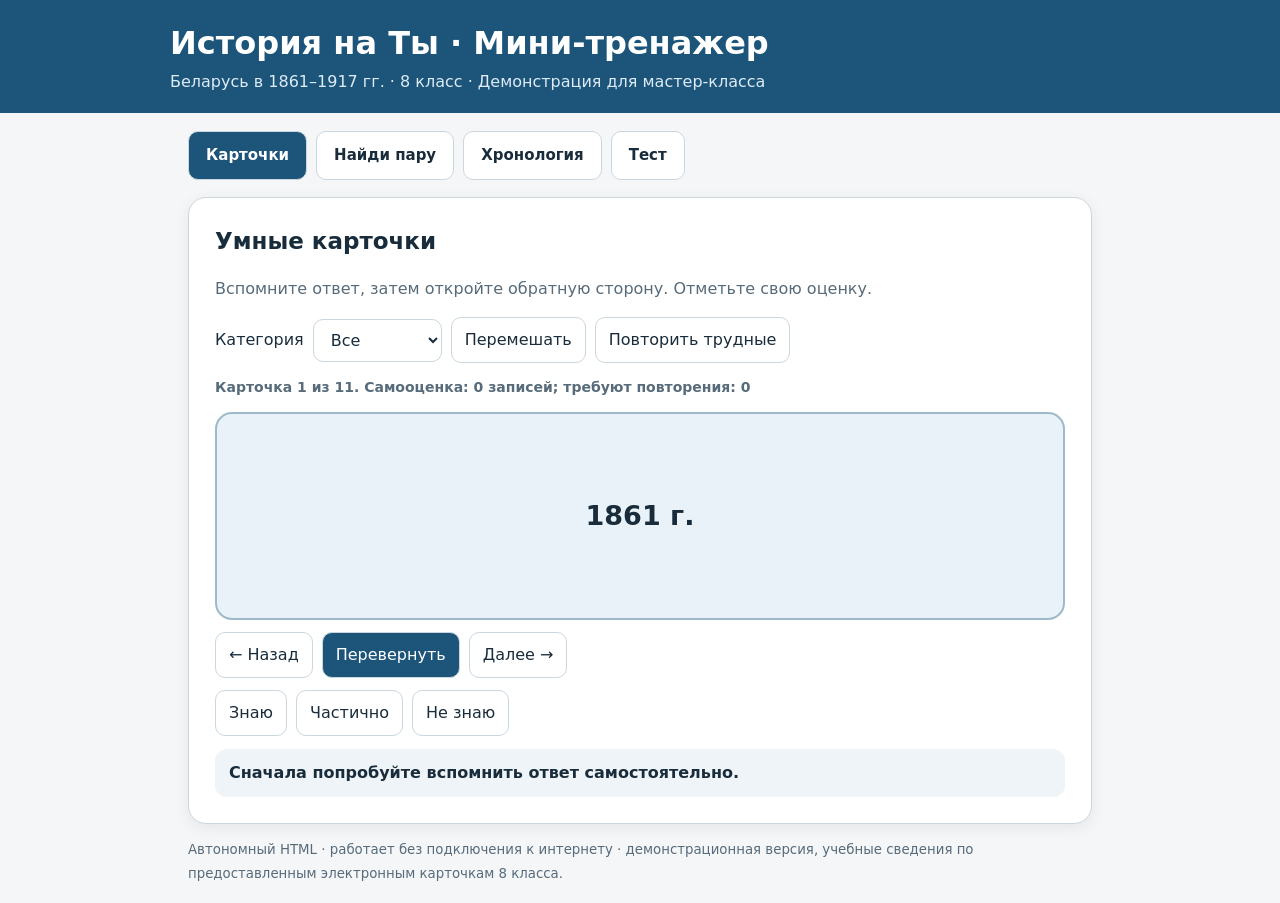
<file: examples/mini_trainer.html>
<!DOCTYPE html><html lang="ru"><head><meta charset="UTF-8"><meta name="viewport" content="width=device-width,initial-scale=1"><title>История на Ты · Мини-тренажер для МК</title>
<style>
:root{--bg:#f4f6f8;--card:#fff;--blue:#1c5579;--blue2:#e8f2f8;--ink:#192c3b;--mut:#576b7a;--line:#cad7df;--ok:#206743;--bad:#ae3e42}
*{box-sizing:border-box}body{margin:0;background:var(--bg);color:var(--ink);font-family:system-ui,'Segoe UI',Arial,sans-serif;line-height:1.5}header{background:var(--blue);color:white;padding:19px max(18px,calc((100vw - 940px)/2));}h1{font-size:clamp(22px,3vw,32px);margin:0}header p{margin:3px 0 0;color:#ddebf5}main{max-width:940px;margin:auto;padding:18px}nav{display:flex;flex-wrap:wrap;gap:9px;margin-bottom:17px}.tab{background:#fff;border:1px solid var(--line);border-radius:10px;padding:12px 17px;cursor:pointer;color:var(--ink);font-weight:700;font-size:15px}.tab.active,.primary{background:var(--blue)!important;color:white!important}section{display:none}section.active{display:block}.panel{background:var(--card);border:1px solid var(--line);padding:clamp(18px,3vw,26px);border-radius:18px;box-shadow:0 4px 16px #0001;margin-bottom:13px}h2{margin-top:0;font-size:23px}p.lead{color:var(--mut);margin-top:0}.row{display:flex;flex-wrap:wrap;gap:9px;align-items:center;margin:12px 0}button,select{font:inherit;background:white;padding:10px 13px;min-height:43px;border:1px solid var(--line);border-radius:10px;color:var(--ink);cursor:pointer}button:disabled{opacity:.4;cursor:default}button:focus-visible,select:focus-visible{outline:3px solid #dc9f45;outline-offset:2px}button:hover:not(:disabled){background:var(--blue2)}.flash{border:2px solid #9cbaca;border-radius:17px;min-height:208px;padding:28px;display:grid;align-items:center;justify-items:center;text-align:center;font-size:clamp(19px,2.5vw,27px);background:var(--blue2);font-weight:700;cursor:pointer;overflow-wrap:anywhere}.flash.flipped{background:#ebf6eb;border-color:#88b59b}.stat{font-size:14px;color:var(--mut);font-weight:700}.pairs{display:grid;grid-template-columns:1fr 1fr;gap:14px}.pair-col{display:grid;align-content:start;gap:8px}.pair-btn{min-height:66px;text-align:left;white-space:normal;overflow-wrap:anywhere;line-height:1.4}.pair-btn.sel{border:3px solid var(--blue);background:#edf6fb}.pair-btn.ok{border:2px solid var(--ok);background:#e7f7ed;cursor:default}.pair-btn.bad{border:2px solid var(--bad);background:#fff0f1}.chronitem{padding:13px;border:1px solid var(--line);border-radius:11px;display:flex;gap:10px;align-items:center;justify-content:space-between;margin:8px 0;background:#fff}.chronitem.ok{border-color:var(--ok);background:#eef8f1}.chronitem.bad{border-color:var(--bad);background:#fff2f2}.chronitem>span{flex:1}.chronitem button{min-height:34px;padding:3px 10px}.date{font-size:13px;color:var(--blue);display:block;font-weight:800}.quizrow{border:1px solid var(--line);padding:15px;border-radius:12px;margin:12px 0}.quizopt{display:block;margin:7px 0;cursor:pointer}.quizopt input{margin-right:10px}.quizrow.good{border-color:var(--ok)}.quizrow.wrong{border-color:var(--bad)}.msg{background:#eef4f7;border-radius:12px;padding:12px 14px;margin-top:13px;min-height:45px;font-weight:700}small{color:var(--mut)}@media(max-width:660px){main{padding:10px}.pairs{grid-template-columns:1fr}nav .tab{flex:1}header{padding:16px} .chronitem{flex-wrap:wrap}}
</style></head><body><header><h1>История на Ты · Мини-тренажер</h1><p>Беларусь в 1861–1917 гг. · 8 класс · Демонстрация для мастер-класса</p></header><main><nav><button class="tab active" data-tab="cards">Карточки</button><button class="tab" data-tab="match">Найди пару</button><button class="tab" data-tab="chrono">Хронология</button><button class="tab" data-tab="quiz">Тест</button></nav>
<section id="cards" class="active"><div class="panel"><h2>Умные карточки</h2><p class="lead">Вспомните ответ, затем откройте обратную сторону. Отметьте свою оценку.</p><div class="row"><label for="cardCat">Категория</label><select id="cardCat"><option value="all">Все</option><option value="dates">Даты</option><option value="terms">Понятия</option><option value="people">Личности</option></select><button id="shuffleCards">Перемешать</button><button id="retryCards">Повторить трудные</button></div><p id="cardStatus" class="stat"></p><div class="flash" id="flash" tabindex="0" role="button" aria-label="Перевернуть карточку"></div><div class="row"><button id="prevCard">← Назад</button><button id="flipCard" class="primary">Перевернуть</button><button id="nextCard">Далее →</button></div><div class="row"><button id="know">Знаю</button><button id="partial">Частично</button><button id="miss">Не знаю</button></div><div id="cardMsg" class="msg">Сначала попробуйте вспомнить ответ самостоятельно.</div></div></section>
<section id="match"><div class="panel"><h2>Найди пару</h2><p class="lead">Выберите пункт слева, затем его соответствие справа.</p><div class="row"><label for="matchCat">Категория</label><select id="matchCat"><option value="dates">Даты — события</option><option value="terms">Понятия — определения</option><option value="people">Личности — характеристики</option></select><button id="restartMatch" class="primary">Новый набор</button></div><div class="pairs"><div class="pair-col" id="leftCol"></div><div class="pair-col" id="rightCol"></div></div><div id="matchMsg" class="msg"></div></div></section>
<section id="chrono"><div class="panel"><h2>Хронология</h2><p class="lead">Расположите пять событий от раннего к позднему. Даты до проверки скрыты.</p><div id="chronList"></div><div class="row"><button id="chronCheck" class="primary">Проверить</button><button id="chronReset">Перемешать снова</button></div><div class="msg" id="chronMsg"></div></div></section>
<section id="quiz"><div class="panel"><h2>Проверочный мини-тест</h2><p class="lead">Пять вопросов по данным с фотографии. Результат после проверки.</p><div id="quizBody"></div><div class="row"><button id="quizCheck" class="primary">Проверить ответы</button><button id="quizReset">Новый тест</button></div><div id="quizMsg" class="msg"></div></div></section>
<footer><small>Автономный HTML · работает без подключения к интернету · демонстрационная версия, учебные сведения по предоставленным электронным карточкам 8 класса.</small></footer></main>
<script id="dataset" type="application/json">{"dates": [{"id": "d0", "cat": "dates", "front": "1861 г.", "back": "Отмена крепостного права в России. Крестьяне получили личную свободу, но должны были платить выкупные платежи за землю.", "date": "1861 г."}, {"id": "d1", "cat": "dates", "front": "1863–1864 гг.", "back": "Восстание под руководством К. Калиновского на белорусских землях.", "date": "1863–1864 гг."}, {"id": "d2", "cat": "dates", "front": "1897 г.", "back": "I съезд РСДРП в Минске. Провозглашено создание Российской социал-демократической рабочей партии.", "date": "1897 г."}, {"id": "d3", "cat": "dates", "front": "1903 г.", "back": "Окончательное оформление Белорусской социалистической громады (БСГ) — первой белорусской политической партии.", "date": "1903 г."}, {"id": "d4", "cat": "dates", "front": "1911 г.", "back": "Введение земств в Витебской, Могилевской и Минской губерниях.", "date": "1911 г."}], "terms": [{"id": "t0", "cat": "terms", "front": "Временнообязанные крестьяне", "back": "Крестьяне, которые после реформы 1861 г. еще не выкупили землю и продолжали выполнять повинности в пользу помещика."}, {"id": "t1", "cat": "terms", "front": "Отруб", "back": "Участок, выделенный крестьянину из общинной земли в одном месте, но без переноса усадьбы."}, {"id": "t2", "cat": "terms", "front": "Хутор", "back": "Обособленный участок земли, на который крестьянин переносил свою усадьбу."}], "people": [{"id": "p0", "cat": "people", "front": "Кастусь Калиновский", "back": "Один из руководителей восстания 1863–1864 гг.; издатель газеты «Мужыцкая праўда». "}, {"id": "p1", "cat": "people", "front": "Евфимий Карский", "back": "Исследователь белорусского языка, автор труда «Белорусы», один из основоположников белорусского научного языкознания."}, {"id": "p2", "cat": "people", "front": "Игнат Буйницкий", "back": "Деятель белорусского театра, создал первую профессиональную белорусскую труппу (1910–1913 гг.)."}]}</script><script>
(()=>{'use strict';
const dataset=JSON.parse(document.getElementById('dataset').textContent);
const $=id=>document.getElementById(id), sh=a=>a.slice().sort(()=>Math.random()-.5), all=Object.values(dataset).flat(), cat=c=>c==='all'?all:dataset[c];
document.querySelectorAll('nav button').forEach(b=>b.onclick=()=>{document.querySelectorAll('nav button').forEach(x=>x.classList.toggle('active',x===b));document.querySelectorAll('main section').forEach(x=>x.classList.toggle('active',x.id===b.dataset.tab));});
let deck=all.slice(),ci=0,flip=false,missed=new Set(),self={};
function cd(){if(!deck.length){$('flash').textContent='Нет карточек для повторения';$('cardStatus').textContent='0 из 0';return;}const x=deck[ci];$('flash').textContent=flip?x.back:x.front;$('flash').classList.toggle('flipped',flip);$('cardStatus').textContent=`Карточка ${ci+1} из ${deck.length}. Самооценка: ${Object.keys(self).length} записей; требуют повторения: ${missed.size}`;}
function flipC(){flip=!flip;cd()};function cardStep(n){ci=Math.max(0,Math.min(deck.length-1,ci+n));flip=false;cd()};
$('flash').onclick=flipC;$('flash').onkeydown=e=>{if(e.key==='Enter'||e.key===' '){e.preventDefault();flipC();}};$('flipCard').onclick=flipC;$('prevCard').onclick=()=>cardStep(-1);$('nextCard').onclick=()=>cardStep(1);
$('cardCat').onchange=()=>{deck=cat($('cardCat').value).slice();ci=0;flip=false;cd();};$('shuffleCards').onclick=()=>{deck=sh(deck);ci=0;flip=false;cd();};$('retryCards').onclick=()=>{deck=all.filter(x=>missed.has(x.id));ci=0;flip=false;cd();};
[['know','Знаю'],['partial','Частично'],['miss','Не знаю']].forEach(([id,val])=>$(id).onclick=()=>{if(!deck.length)return;let x=deck[ci];self[x.id]=val;if(val==='Знаю')missed.delete(x.id);else missed.add(x.id);$('cardMsg').textContent='Оценка сохранена: '+val;if(ci<deck.length-1)cardStep(1);else cd();});cd();
let correctPair=null,done=new Set(),block=false;
function matchStart(){const data=cat($('matchCat').value);done=new Set();correctPair=null;block=false;let L=sh(data),R=sh(data);$('leftCol').innerHTML='';$('rightCol').innerHTML='';
for(let x of L){const b=document.createElement('button');b.className='pair-btn';b.textContent=x.front;b.dataset.id=x.id;b.onclick=()=>{if(block||done.has(x.id))return;correctPair=x.id;document.querySelectorAll('#leftCol button').forEach(t=>t.classList.toggle('sel',t===b));};$('leftCol').append(b)}
for(let x of R){const b=document.createElement('button');b.className='pair-btn';b.textContent=x.back;b.dataset.id=x.id;b.onclick=()=>{if(block||done.has(x.id))return;if(correctPair===null){$('matchMsg').textContent='Сначала выберите элемент слева.';return;}if(correctPair===x.id){done.add(x.id);document.querySelectorAll('.pair-btn[data-id="'+x.id+'"]') .forEach(t=>{t.classList.remove('sel');t.classList.add('ok');t.disabled=true});correctPair=null;$('matchMsg').textContent=`Правильно: ${done.size} из ${data.length}`;if(done.size===data.length)$('matchMsg').textContent='Все пары найдены!';}else{block=true;b.classList.add('bad');$('matchMsg').textContent='Пока неверно. Попробуйте еще раз.';setTimeout(()=>{b.classList.remove('bad');block=false;},600);}};$('rightCol').append(b)}
$('matchMsg').textContent='Начните с одного пункта слева.';}
$('matchCat').onchange=matchStart;$('restartMatch').onclick=matchStart;matchStart();
let timeline=[],revealed=false;
function cdraw(){let root=$('chronList');root.innerHTML='';timeline.forEach((x,i)=>{const div=document.createElement('div');div.className='chronitem';if(revealed)div.classList.add(x.order===i?'ok':'bad');const span=document.createElement('span');span.textContent=x.back;if(revealed){const d=document.createElement('strong');d.className='date';d.textContent=x.front;span.prepend(d)}div.append(span);const box=document.createElement('div');for(const [sym,delta] of [['↑',-1],['↓',1]]){const b=document.createElement('button');b.textContent=sym;b.disabled=revealed||i+delta<0||i+delta>=timeline.length;b.ariaLabel=sym==='↑'?'Выше':'Ниже';b.onclick=()=>{[timeline[i],timeline[i+delta]]=[timeline[i+delta],timeline[i]];cdraw();};box.append(b)}div.append(box);root.append(div)});}
function creset(){timeline=sh(dataset.dates.map((x,i)=>({...x,order:i})));revealed=false;$('chronMsg').textContent='Передвигайте события стрелками. Даты пока скрыты.';cdraw();};
$('chronCheck').onclick=()=>{revealed=true;const num=timeline.filter((x,i)=>x.order===i).length;$('chronMsg').textContent=`Правильные позиции: ${num} из ${timeline.length}. Даты открыты для проверки.`;cdraw();};$('chronReset').onclick=creset;creset();
let quiz=[];
function makeQuiz(){let arr=[dataset.dates[0],dataset.dates[2],dataset.terms[1],dataset.people[0],dataset.people[1]];quiz=sh(arr.map((x)=>{let pool=dataset[x.cat].filter(y=>y.id!==x.id).map(y=>y.back);let choices=sh([x.back,...sh(pool).slice(0,2)]);return {...x,choices};}));$('quizBody').innerHTML='';for(let i=0;i<quiz.length;i++){const q=quiz[i],div=document.createElement('div');div.className='quizrow';let strong=document.createElement('strong');strong.textContent=(i+1)+'. '+q.front;div.append(strong);q.choices.forEach((s,j)=>{const lab=document.createElement('label');lab.className='quizopt';const inp=document.createElement('input');inp.type='radio';inp.name='q'+i;inp.value=s;lab.append(inp);lab.append(document.createTextNode(s));div.append(lab);});$('quizBody').append(div)}$('quizMsg').textContent='Отметьте по одному варианту на каждый вопрос.';}
$('quizCheck').onclick=()=>{let total=0;document.querySelectorAll('.quizrow').forEach((node,i)=>{node.classList.remove('good','wrong');let checked=node.querySelector('input:checked');let good=checked&&checked.value===quiz[i].back;node.classList.add(good?'good':'wrong');if(good)total++});$('quizMsg').textContent=`Результат: ${total} из ${quiz.length} (${Math.round(total/quiz.length*100)} %). Проверьте красные задания по учебному листу.`;};$('quizReset').onclick=makeQuiz;makeQuiz();
})();
</script></body></html>
</file>
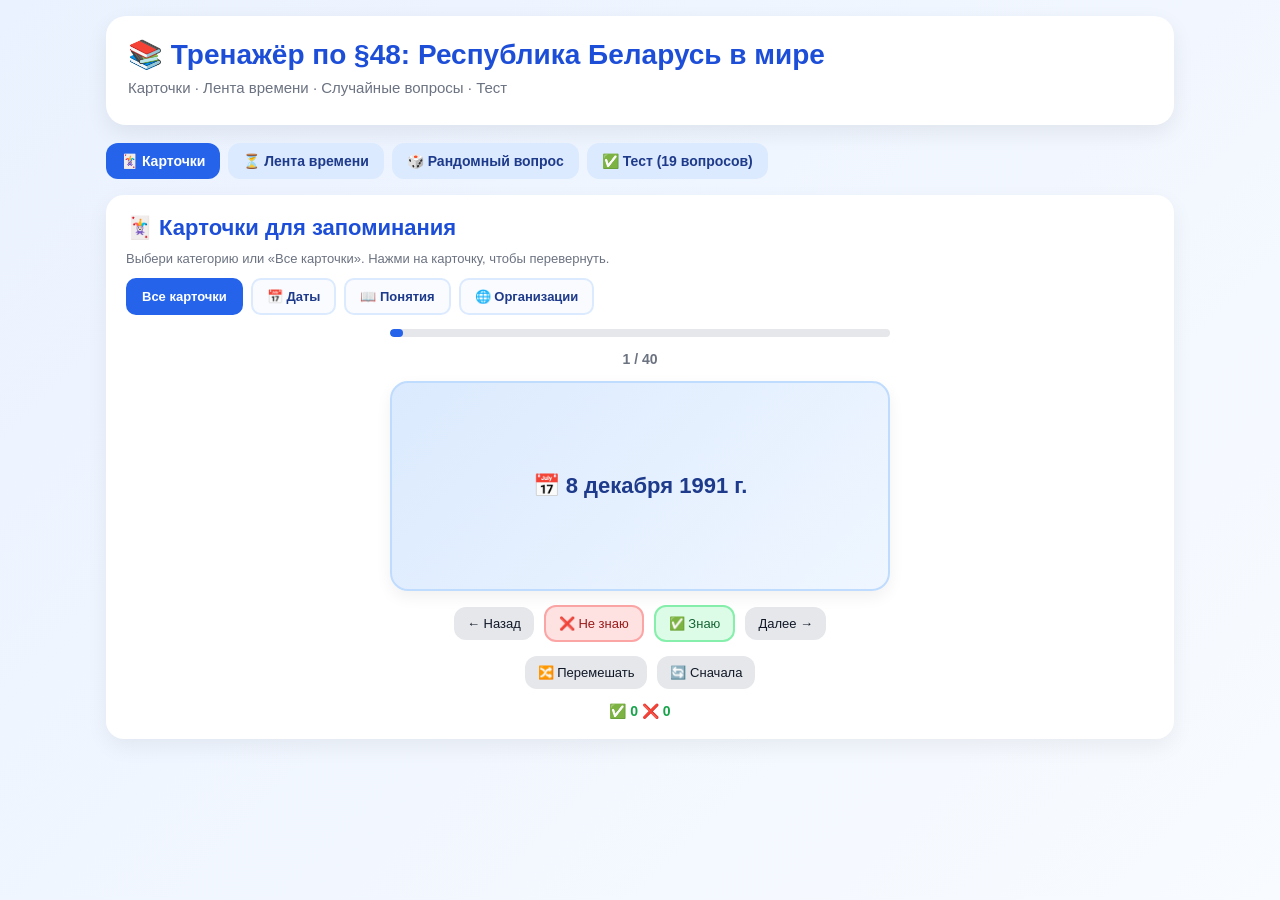
<file: examples/paragraph_48.html>
<!DOCTYPE html>
<html lang="ru">
<head>
<meta charset="UTF-8"/>
<meta name="viewport" content="width=device-width,initial-scale=1.0"/>
<title>Тренажёр §48 — Республика Беларусь в мире</title>
<style>
:root{--bg:#f4f8ff;--card:#fff;--text:#1f2937;--muted:#6b7280;--primary:#2563eb;--primary-d:#1d4ed8;--success:#16a34a;--warn:#f59e0b;--danger:#dc2626;--border:#dbeafe;--soft:#eef4ff}
*{box-sizing:border-box;margin:0;padding:0}
body{font-family:Arial,Helvetica,sans-serif;background:linear-gradient(135deg,#eaf2ff,#f8fbff);color:var(--text);min-height:100vh}
.container{max-width:1100px;margin:0 auto;padding:16px}
.header{background:var(--card);border-radius:20px;padding:22px;box-shadow:0 8px 22px rgba(0,0,0,.07);margin-bottom:18px}
.header h1{margin:0 0 6px;color:var(--primary-d);font-size:28px}
.header p{margin:3px 0;color:var(--muted);line-height:1.5;font-size:15px}

/* TABS */
.tabs{display:flex;gap:8px;flex-wrap:wrap;margin:16px 0}
.tab-btn{border:none;background:#dbeafe;color:#1e3a8a;padding:10px 15px;border-radius:12px;cursor:pointer;font-size:14px;font-weight:700;transition:.2s}
.tab-btn:hover{background:#bfdbfe}
.tab-btn.active{background:var(--primary);color:#fff}

.section{display:none;animation:fadeIn .25s ease}
.section.active{display:block}
@keyframes fadeIn{from{opacity:0;transform:translateY(8px)}to{opacity:1;transform:translateY(0)}}

.panel{background:var(--card);border-radius:18px;padding:20px;box-shadow:0 8px 22px rgba(0,0,0,.06);margin-bottom:18px}
.panel h2{margin:0 0 10px;color:var(--primary-d);font-size:22px}
.hint{color:var(--muted);font-size:13px;margin-bottom:12px}

button{border:none;border-radius:12px;padding:11px 16px;font-size:15px;cursor:pointer;transition:.15s ease}
.btn-p{background:var(--primary);color:#fff}
.btn-p:hover{background:var(--primary-d)}
.btn-s{background:#e5e7eb;color:#111827}
.btn-s:hover{background:#d1d5db}
.btn-suc{background:var(--success);color:#fff}
.btn-suc:hover{background:#15803d}
.btn-sm{padding:9px 13px;font-size:13px}
.btn-know{background:#dcfce7;color:#166534;border:2px solid #86efac}
.btn-know:hover{background:#bbf7d0}
.btn-dont{background:#fee2e2;color:#991b1b;border:2px solid #fca5a5}
.btn-dont:hover{background:#fecaca}

/* CARD SINGLE */
.card-wrap{display:flex;flex-direction:column;align-items:center;gap:14px}
.card-counter{font-size:14px;color:var(--muted);font-weight:700}
.progress-bar{width:100%;max-width:500px;height:8px;background:#e5e7eb;border-radius:99px;overflow:hidden}
.progress-fill{height:100%;background:var(--primary);transition:width .3s;border-radius:99px}
.flashcard{perspective:1000px;width:100%;max-width:500px;height:210px;cursor:pointer}
.flashcard-inner{position:relative;width:100%;height:100%;transition:transform .6s;transform-style:preserve-3d}
.flashcard.flipped .flashcard-inner{transform:rotateY(180deg)}
.flashcard-face{position:absolute;width:100%;height:100%;border-radius:18px;backface-visibility:hidden;display:flex;align-items:center;justify-content:center;text-align:center;padding:18px;box-shadow:0 6px 16px rgba(0,0,0,.06);line-height:1.5}
.flashcard-front{background:linear-gradient(135deg,#dbeafe,#eff6ff);color:#1e3a8a;border:2px solid #bfdbfe;font-size:22px;font-weight:700}
.flashcard-back{background:linear-gradient(135deg,#ecfdf3,#f0fdf4);color:#14532d;transform:rotateY(180deg);border:2px solid #bbf7d0;font-size:16px}
.card-nav{display:flex;gap:10px;align-items:center;flex-wrap:wrap;justify-content:center}
.score-line{font-size:14px;font-weight:700}

/* CARD TYPE SELECTOR */
.type-sel{display:flex;gap:8px;flex-wrap:wrap;margin-bottom:14px}
.type-btn{border:2px solid #dbeafe;background:#f9fbff;color:#1e3a8a;padding:9px 14px;border-radius:10px;cursor:pointer;font-size:13px;font-weight:700;transition:.15s}
.type-btn:hover{border-color:var(--primary);background:#eef4ff}
.type-btn.active{background:var(--primary);color:#fff;border-color:var(--primary)}

/* TIMELINE FILL */
.tl-slot{display:flex;align-items:stretch;gap:12px;margin-bottom:14px;position:relative;padding-left:22px;border-left:4px solid #93c5fd}
.tl-slot::before{content:"";position:absolute;left:-12px;top:16px;width:16px;height:16px;border-radius:50%;background:var(--primary);border:3px solid #fff;box-shadow:0 0 0 2px #93c5fd}
.tl-body{flex:1;background:#f9fbff;border:2px solid #dbeafe;border-radius:14px;padding:14px}
.tl-date-display{font-weight:700;color:var(--primary-d);font-size:16px;margin-bottom:6px}
.tl-event{color:var(--text);font-size:15px;margin-bottom:8px}
.tl-input{width:100%;padding:10px;border:2px solid #dbeafe;border-radius:10px;font-size:15px;outline:none;transition:.15s}
.tl-input:focus{border-color:var(--primary)}
.tl-input.correct{border-color:var(--success);background:#ecfdf3}
.tl-input.wrong{border-color:var(--danger);background:#fef2f2}
.tl-hint{font-size:13px;color:var(--success);margin-top:4px;display:none}
.tl-hint.show{display:block}
.tl-controls{display:flex;gap:10px;flex-wrap:wrap;margin:14px 0}
.tl-score{font-size:16px;font-weight:700;color:var(--primary-d);margin-top:10px}

/* RANDOM */
.random-box{text-align:center}
.rq{font-size:21px;font-weight:700;margin:18px 0 10px;color:#111827;min-height:55px}
.ra{margin:14px auto 0;padding:14px;border-radius:12px;background:#f8fafc;border-left:4px solid var(--warn);display:none;line-height:1.6;max-width:600px;text-align:left}
.ra.show{display:block}
.controls{display:flex;gap:10px;justify-content:center;flex-wrap:wrap;margin-top:14px}

/* QUIZ */
.q-card{background:var(--card);border-radius:18px;padding:20px;margin-bottom:16px;box-shadow:0 8px 20px rgba(0,0,0,.06);border-left:6px solid #bfdbfe}
.q-title{font-size:17px;margin-bottom:12px;font-weight:700}
.opts{display:grid;gap:9px}
.opt{display:block;padding:11px 13px;border:2px solid #dbeafe;border-radius:12px;cursor:pointer;transition:.15s;background:#f9fbff;font-size:15px}
.opt:hover{border-color:var(--primary);background:#eef4ff}
.opt input{margin-right:9px;transform:scale(1.1)}
.opt.correct{border-color:var(--success);background:#ecfdf3}
.opt.wrong{border-color:var(--danger);background:#fef2f2}
.expl{margin-top:12px;padding:11px 13px;border-radius:12px;background:#f8fafc;border-left:4px solid var(--warn);display:none;line-height:1.5;font-size:14px}
.expl.show{display:block}

.stats{display:grid;grid-template-columns:repeat(auto-fit,minmax(180px,1fr));gap:12px;margin-bottom:16px}
.stat-c{background:var(--card);padding:16px;border-radius:14px;box-shadow:0 6px 16px rgba(0,0,0,.05)}
.stat-c h3{margin:0 0 6px;font-size:13px;color:var(--muted);font-weight:400}
.stat-c .val{font-size:24px;font-weight:700;color:var(--primary-d)}

.res-box{background:var(--card);border-radius:18px;padding:22px;text-align:center;box-shadow:0 10px 22px rgba(0,0,0,.07);margin-top:20px;display:none}
.res-box.show{display:block}
.res-box h2{margin-top:0;color:var(--primary-d)}
.badge{display:inline-block;margin-top:10px;padding:10px 16px;border-radius:999px;color:#fff;font-weight:700}
.exc{background:var(--success)}.gd{background:var(--primary)}.avg{background:var(--warn)}.bd{background:var(--danger)}

@media(max-width:700px){
  .header h1{font-size:22px}
  .flashcard{height:190px}
  .flashcard-front{font-size:19px}
  .rq{font-size:18px}
}
</style>
</head>
<body>
<div class="container">
<div class="header">
  <h1>📚 Тренажёр по §48: Республика Беларусь в мире</h1>
  <p>Карточки · Лента времени · Случайные вопросы · Тест</p>
</div>

<div class="tabs">
  <button class="tab-btn active" onclick="showTab('cards',this)">🃏 Карточки</button>
  <button class="tab-btn" onclick="showTab('tlfill',this)">⏳ Лента времени</button>
  <button class="tab-btn" onclick="showTab('random',this)">🎲 Рандомный вопрос</button>
  <button class="tab-btn" onclick="showTab('quiz',this)">✅ Тест (19 вопросов)</button>
</div>

<!-- ===== КАРТОЧКИ ===== -->
<div class="section active" id="cards">
  <div class="panel">
    <h2>🃏 Карточки для запоминания</h2>
    <p class="hint">Выбери категорию или «Все карточки». Нажми на карточку, чтобы перевернуть.</p>
    <div class="type-sel" id="typeSel">
      <button class="type-btn active" onclick="setCardType('all',this)">Все карточки</button>
      <button class="type-btn" onclick="setCardType('dates',this)">📅 Даты</button>
      <button class="type-btn" onclick="setCardType('terms',this)">📖 Понятия</button>
      <button class="type-btn" onclick="setCardType('orgs',this)">🌐 Организации</button>
    </div>
    <div class="card-wrap">
      <div class="progress-bar"><div class="progress-fill" id="cProgress"></div></div>
      <div class="card-counter" id="cCounter">1 / 40</div>
      <div class="flashcard" id="cFlash" onclick="document.getElementById('cFlash').classList.toggle('flipped')">
        <div class="flashcard-inner">
          <div class="flashcard-face flashcard-front" id="cFront"></div>
          <div class="flashcard-face flashcard-back" id="cBack"></div>
        </div>
      </div>
      <div class="card-nav">
        <button class="btn-s btn-sm" onclick="cPrev()">← Назад</button>
        <button class="btn-dont btn-sm" onclick="cMark(false)">❌ Не знаю</button>
        <button class="btn-know btn-sm" onclick="cMark(true)">✅ Знаю</button>
        <button class="btn-s btn-sm" onclick="cNext()">Далее →</button>
      </div>
      <div class="card-nav">
        <button class="btn-s btn-sm" onclick="cShuffle()">🔀 Перемешать</button>
        <button class="btn-s btn-sm" onclick="cReset()">🔄 Сначала</button>
      </div>
      <div class="score-line" id="cScore" style="color:var(--success)"></div>
    </div>
  </div>
</div>

<!-- ===== ЛЕНТА ВРЕМЕНИ ===== -->
<div class="section" id="tlfill">
  <div class="panel">
    <h2>⏳ Заполни ленту времени</h2>
    <p class="hint">Для каждого события впиши правильную дату (год). Затем нажми «Проверить».</p>
    <div class="tl-controls">
      <button class="btn-p btn-sm" onclick="checkTimeline()">Проверить</button>
      <button class="btn-s btn-sm" onclick="resetTimeline()">Сбросить</button>
      <button class="btn-s btn-sm" onclick="showAllDates()">Показать все ответы</button>
    </div>
    <div class="tl-score" id="tlScore"></div>
    <div id="tlContainer"></div>
  </div>
</div>

<!-- ===== РАНДОМНЫЙ ВОПРОС ===== -->
<div class="section" id="random">
  <div class="panel random-box">
    <h2>🎲 Случайный вопрос</h2>
    <p class="hint">Ответь сам, потом проверь!</p>
    <div class="rq" id="rQ">Нажми «Новый вопрос»</div>
    <div class="ra" id="rA"></div>
    <div class="controls">
      <button class="btn-p" onclick="newRQ()">🔄 Новый вопрос</button>
      <button class="btn-s" onclick="showRA()">👁 Показать ответ</button>
    </div>
  </div>
</div>

<!-- ===== ТЕСТ ===== -->
<div class="section" id="quiz">
  <div class="panel">
    <h2>✅ Тест по §48 (19 вопросов)</h2>
    <p class="hint">Выбери правильный ответ на каждый вопрос.</p>
    <div class="controls" style="margin-bottom:16px">
      <button class="btn-p" onclick="checkQuiz()">Проверить</button>
      <button class="btn-s" onclick="resetQuiz()">Пройти заново</button>
    </div>
  </div>
  <div class="stats">
    <div class="stat-c"><h3>Всего</h3><div class="val">19</div></div>
    <div class="stat-c"><h3>Правильных</h3><div class="val" id="qCorr">0</div></div>
    <div class="stat-c"><h3>Результат</h3><div class="val" id="qPct">0%</div></div>
  </div>
  <div id="quizBox"></div>
  <div class="res-box" id="resBox">
    <h2>Результат</h2>
    <p id="resText"></p>
    <div id="resBadge" class="badge"></div>
  </div>
</div>
</div>

<script>
// ============ DATA ============

const datesCards=[
  {f:"8 декабря 1991 г.",b:"Подписание Соглашения о создании СНГ главами России, Украины и Беларуси."},
  {f:"21 декабря 1991 г.",b:"Беловежское соглашение поддержали руководители ещё 8 республик СССР."},
  {f:"1992 г.",b:"В Минске открылось представительство ООН. Беларусь стала членом ОБСЕ."},
  {f:"1995 г.",b:"Договор о создании Таможенного союза (Россия, Беларусь, Казахстан)."},
  {f:"8 декабря 1999 г.",b:"Договор о создании Союзного государства Беларуси и России."},
  {f:"1999 г.",b:"Саммит ОБСЕ в Стамбуле. Подписана Хартия европейской безопасности."},
  {f:"2000 г.",b:"Создано Евразийское экономическое сообщество (ЕврАзЭС)."},
  {f:"2001 г.",b:"Создана Шанхайская организация сотрудничества (ШОС)."},
  {f:"2002 г.",b:"Создана ОДКБ."},
  {f:"2003 г.",b:"ПА ОБСЕ признала Национальное собрание РБ полноценным парламентом."},
  {f:"2005 г.",b:"А. Г. Лукашенко выдвинул инициативу по борьбе с торговлей людьми на саммите ООН."},
  {f:"2010 г.",b:"ГА ООН приняла Глобальный план по борьбе с торговлей людьми. Беларусь — партнёр ШОС."},
  {f:"1 января 2012 г.",b:"Единое экономическое пространство на территории ЕврАзЭС."},
  {f:"2014 г.",b:"Подписан договор о создании ЕАЭС."},
  {f:"1 января 2015 г.",b:"ЕАЭС начал официально функционировать."},
  {f:"2020 г.",b:"Пандемия COVID-19. Президентские выборы. Санкции Запада."},
  {f:"2024 г.",b:"Беларусь — полноправный член ШОС."},
  {f:"Ноябрь 2024 г.",b:"Беларусь стала страной-партнёром БРИКС."},
  {f:"Ст. 18 Конституции",b:"Принципы: равенство, неприменение силы, нерушимость границ, мирное урегулирование, невмешательство."}
];

const termsCards=[
  {f:"Геополитическое положение",b:"Положение государства, определяемое территорией, географическим расположением, соседями, транспортными путями."},
  {f:"Многовекторность",b:"Принцип внешней политики — развитие сотрудничества по разным направлениям с разными странами."},
  {f:"Суверенитет",b:"Независимость государства во внутренней и внешней политике."},
  {f:"Интеграция",b:"Сближение государств, создание общих экономических и политических пространств."},
  {f:"Санкции",b:"Ограничительные меры политического или экономического характера."},
  {f:"Стратегические союзники",b:"Государства с ключевым значением для безопасности и экономики (Россия и Китай)."},
  {f:"Единое экономическое пространство",b:"Общее пространство для свободного экономического взаимодействия. С 1 января 2012 г."},
  {f:"Нерушимость границ",b:"Принцип международного права: границы не изменяются силой."},
  {f:"Невмешательство",b:"Запрет внешнего давления на политическую жизнь другого государства."},
  {f:"«Цветная революция»",b:"Смена власти при внешней поддержке через протесты, информационное давление, создание альтернативных органов власти."}
];

const orgsCards=[
  {f:"СНГ",b:"Содружество Независимых Государств. 8 декабря 1991 г. Беларусь — основатель. Зона свободной торговли, 280 млн чел."},
  {f:"Союзное государство",b:"Беларусь + Россия. Договор 8 декабря 1999 г. Общее пространство в экономике, обороне, науке, культуре."},
  {f:"ОДКБ",b:"Организация Договора о коллективной безопасности. 2002 г. Беларусь, Россия, Армения, Казахстан, Кыргызстан, Таджикистан."},
  {f:"ЕврАзЭС",b:"Евразийское экономическое сообщество. 2000 г. С 1 января 2012 г. — Единое экономическое пространство."},
  {f:"ЕАЭС",b:"Евразийский экономический союз. Договор 2014 г. Работает с 1 января 2015 г."},
  {f:"ШОС",b:"Шанхайская организация сотрудничества. 2001 г. Беларусь: партнёр с 2010 г., член с 2024 г."},
  {f:"БРИКС",b:"Крупные развивающиеся страны. ~⅓ мирового ВВП, 45% населения. Беларусь — партнёр с ноября 2024 г."},
  {f:"ООН",b:"Организация Объединённых Наций. Представительство в Минске с 1992 г."},
  {f:"ОБСЕ",b:"Организация по безопасности и сотрудничеству в Европе. Беларусь — член с 1992 г."},
  {f:"ЕС",b:"Европейский союз. Был 2-м торговым партнёром. После санкций 2020-х — снижение торговли."},
  {f:"НАТО",b:"Военно-политический союз западных государств. Расширение на восток — фактор геополитики РБ."}
];

// Timeline fill data
const tlEvents=[
  {event:"Подписание Соглашения о создании СНГ",answer:"1991",accept:["1991","8 декабря 1991"]},
  {event:"В Минске открылось представительство ООН",answer:"1992",accept:["1992"]},
  {event:"Беларусь стала членом ОБСЕ",answer:"1992",accept:["1992"]},
  {event:"Договор о создании Таможенного союза",answer:"1995",accept:["1995"]},
  {event:"Договор о создании Союзного государства Беларуси и России",answer:"1999",accept:["1999","8 декабря 1999"]},
  {event:"Саммит ОБСЕ в Стамбуле, Хартия европейской безопасности",answer:"1999",accept:["1999"]},
  {event:"Создание ЕврАзЭС",answer:"2000",accept:["2000"]},
  {event:"Создание ШОС",answer:"2001",accept:["2001"]},
  {event:"Создание ОДКБ",answer:"2002",accept:["2002"]},
  {event:"ПА ОБСЕ признала Национальное собрание РБ",answer:"2003",accept:["2003"]},
  {event:"Инициатива А. Г. Лукашенко по борьбе с торговлей людьми (саммит ООН)",answer:"2005",accept:["2005"]},
  {event:"ГА ООН приняла Глобальный план по борьбе с торговлей людьми",answer:"2010",accept:["2010"]},
  {event:"Единое экономическое пространство на территории ЕврАзЭС",answer:"2012",accept:["2012","1 января 2012"]},
  {event:"Подписан договор о создании ЕАЭС",answer:"2014",accept:["2014"]},
  {event:"ЕАЭС начал функционировать",answer:"2015",accept:["2015","1 января 2015"]},
  {event:"Пандемия COVID-19 и президентские выборы в РБ",answer:"2020",accept:["2020"]},
  {event:"Беларусь — полноправный член ШОС",answer:"2024",accept:["2024"]},
  {event:"Беларусь — страна-партнёр БРИКС",answer:"2024",accept:["2024","ноябрь 2024"]}
];

const randQ=[
  {q:"Когда подписано Соглашение о создании СНГ?",a:"8 декабря 1991 г."},
  {q:"Когда Беларусь стала полноправным членом ШОС?",a:"В 2024 г."},
  {q:"Когда Беларусь стала страной-партнёром БРИКС?",a:"В ноябре 2024 г."},
  {q:"Когда начал функционировать ЕАЭС?",a:"1 января 2015 г."},
  {q:"Когда создана ШОС?",a:"В 2001 г."},
  {q:"Когда создана ОДКБ?",a:"В 2002 г."},
  {q:"Когда в Минске открылось представительство ООН?",a:"В 1992 г."},
  {q:"Кто выдвинул инициативу по борьбе с торговлей людьми на саммите ООН 2005 г.?",a:"А. Г. Лукашенко."},
  {q:"Когда ГА ООН приняла Глобальный план по борьбе с торговлей людьми?",a:"В 2010 г."},
  {q:"Какие страны — стратегические союзники Беларуси?",a:"Россия и Китай."},
  {q:"Какой принцип закреплён в ст. 18 Конституции?",a:"Нерушимость границ, мирное урегулирование споров, невмешательство, неприменение силы."},
  {q:"Что означает многовекторность?",a:"Развитие сотрудничества с разными государствами по нескольким направлениям."},
  {q:"Какое событие 2020 года усилило дезинтеграцию в ЕС?",a:"Пандемия COVID-19."},
  {q:"Какая организация высоко оценила усилия Беларуси по урегулированию украинского кризиса?",a:"ОБСЕ."},
  {q:"Когда заключён Договор о Союзном государстве?",a:"8 декабря 1999 г."},
  {q:"Когда ПА ОБСЕ признала Национальное собрание РБ?",a:"В 2003 г."},
  {q:"На долю какого объединения ⅓ ВВП и 45% населения?",a:"БРИКС."},
  {q:"Кто поздравил Лукашенко с победой на выборах 2020?",a:"Си Цзиньпин, В. В. Путин, К.-Ж. Токаев, Р. Эрдоган и др."},
  {q:"С 1 января какого года — Единое экономическое пространство?",a:"С 1 января 2012 г."}
];

const quizQ=[
  {question:"1. В какую дату главами России, Украины и Беларуси подписано Соглашение о создании СНГ?",options:["21 декабря 1991 г.","19 сентября 1991 г.","25 августа 1991 г.","27 июля 1990 г.","8 декабря 1991 г."],answer:4,expl:"Соглашение о создании СНГ подписано 8 декабря 1991 г."},
  {question:"2. В каком году заключен Договор о создании Союзного государства?",options:["2000 г.","1994 г.","1991 г.","1999 г.","1996 г."],answer:3,expl:"Договор заключён 8 декабря 1999 г."},
  {question:"3. С какой даты начал функционировать ЕАЭС?",options:["1 января 2012 г.","8 декабря 1999 г.","1 января 2015 г.","1 января 2024 г.","29 мая 2014 г."],answer:2,expl:"ЕАЭС — с 1 января 2015 г."},
  {question:"4. Когда РБ стала полноправным членом ШОС?",options:["2015 г.","2022 г.","2024 г.","2010 г.","2001 г."],answer:2,expl:"Полноправный член с 2024 г."},
  {question:"5. Когда РБ стала страной-партнёром БРИКС?",options:["Октябрь 1996 г.","Январь 2025 г.","Февраль 2021 г.","Ноябрь 2024 г.","Январь 2015 г."],answer:3,expl:"В ноябре 2024 г."},
  {question:"6. Когда в Минске открылось представительство ООН?",options:["1992 г.","1999 г.","1991 г.","1995 г.","2005 г."],answer:0,expl:"В 1992 г."},
  {question:"7. Кто на саммите ООН 2005 г. выдвинул инициативу по борьбе с торговлей людьми?",options:["К.-Ж. Токаев","А. Г. Лукашенко","В. В. Путин","Си Цзиньпин","С. С. Шушкевич"],answer:1,expl:"А. Г. Лукашенко."},
  {question:"8. Когда создана ОДКБ?",options:["2000 г.","1999 г.","2002 г.","1992 г.","2015 г."],answer:2,expl:"В 2002 г."},
  {question:"9. Когда создана ШОС?",options:["1991 г.","1999 г.","2001 г.","2024 г.","2010 г."],answer:2,expl:"В 2001 г."},
  {question:"10. Кто поздравил Лукашенко с победой на выборах 2020?",options:["Эммануэль Макрон","Си Цзиньпин","Олаф Шольц","Джо Байден","Борис Джонсон"],answer:1,expl:"Си Цзиньпин."},
  {question:"11. На долю какого объединения ≈⅓ ВВП и 45% населения?",options:["БРИКС","ЕАЭС","ОДКБ","СНГ","ОБСЕ"],answer:0,expl:"БРИКС."},
  {question:"12. Когда ПА ОБСЕ признала Нац. собрание РБ?",options:["2003 г.","2020 г.","1999 г.","1995 г.","1992 г."],answer:0,expl:"В 2003 г."},
  {question:"13. Когда ГА ООН приняла Глобальный план по борьбе с торговлей людьми?",options:["2010 г.","2024 г.","2008 г.","2005 г.","2003 г."],answer:0,expl:"В 2010 г."},
  {question:"14. Кто возглавлял делегацию РБ на саммите ОБСЕ в Стамбуле 1999 г.?",options:["П. К. Кравченко","А. Г. Лукашенко","М. В. Мясникович","С. С. Шушкевич","В. Ф. Кебич"],answer:1,expl:"А. Г. Лукашенко."},
  {question:"15. Стратегические союзники Беларуси?",options:["Россия и Китай","Польша и Литва","США и Великобритания","Украина и Латвия","Германия и Франция"],answer:0,expl:"Россия и Китай."},
  {question:"16. Какое событие 2020 г. обострило отношения и усилило дезинтеграцию в ЕС?",options:["Расширение НАТО","Создание БРИКС","Стамбульский саммит","Пандемия COVID-19","Выход Великобритании из ЕС"],answer:3,expl:"Пандемия COVID-19."},
  {question:"17. Какая организация высоко оценила усилия Беларуси по урегулированию украинского кризиса?",options:["ОБСЕ","ЮНЕСКО","НАТО","ВОЗ","БРИКС"],answer:0,expl:"ОБСЕ."},
  {question:"18. С 1 января какого года — Единое экономическое пространство?",options:["2000 г.","2010 г.","2014 г.","2015 г.","2012 г."],answer:4,expl:"С 1 января 2012 г."},
  {question:"19. Согласно ст. 18 Конституции РБ, на каком принципе базируется внешняя политика?",options:["Одностороннее изменение договоров","Вмешательство во внутренние дела соседей","Применение силы для решения споров","Военная агрессия с собственной территории","Нерушимость границ"],answer:4,expl:"Нерушимость границ."}
];

// ============ TABS ============
function showTab(id,btn){
  document.querySelectorAll('.section').forEach(s=>s.classList.remove('active'));
  document.querySelectorAll('.tab-btn').forEach(b=>b.classList.remove('active'));
  document.getElementById(id).classList.add('active');
  btn.classList.add('active');
}

// ============ FLASHCARDS ============
let cDeck=[], cIdx=0, cKnow=0, cDont=0, cType='all';

function buildDeck(type){
  let d=[];
  if(type==='dates'||type==='all') d=d.concat(datesCards.map(c=>({...c,cat:'📅'})));
  if(type==='terms'||type==='all') d=d.concat(termsCards.map(c=>({...c,cat:'📖'})));
  if(type==='orgs'||type==='all') d=d.concat(orgsCards.map(c=>({...c,cat:'🌐'})));
  return d;
}

function setCardType(type,btn){
  document.querySelectorAll('.type-btn').forEach(b=>b.classList.remove('active'));
  btn.classList.add('active');
  cType=type;
  cDeck=buildDeck(type);
  cIdx=0;cKnow=0;cDont=0;
  renderC();
}

function renderC(){
  if(!cDeck.length)return;
  if(cIdx>=cDeck.length)cIdx=cDeck.length-1;
  if(cIdx<0)cIdx=0;
  const c=cDeck[cIdx];
  document.getElementById('cFront').textContent=c.cat+' '+c.f;
  document.getElementById('cBack').textContent=c.b;
  document.getElementById('cCounter').textContent=(cIdx+1)+' / '+cDeck.length;
  document.getElementById('cProgress').style.width=((cIdx+1)/cDeck.length*100)+'%';
  document.getElementById('cScore').textContent='✅ '+cKnow+'   ❌ '+cDont;
  document.getElementById('cFlash').classList.remove('flipped');
}

function cNext(){if(cIdx<cDeck.length-1){cIdx++;renderC()}}
function cPrev(){if(cIdx>0){cIdx--;renderC()}}
function cMark(k){if(k)cKnow++;else cDont++;if(cIdx<cDeck.length-1)cIdx++;renderC()}
function cShuffle(){for(let i=cDeck.length-1;i>0;i--){const j=Math.floor(Math.random()*(i+1));[cDeck[i],cDeck[j]]=[cDeck[j],cDeck[i]]}cIdx=0;cKnow=0;cDont=0;renderC()}
function cReset(){cDeck=buildDeck(cType);cIdx=0;cKnow=0;cDont=0;renderC()}

cDeck=buildDeck('all');
renderC();

// ============ TIMELINE FILL ============
function renderTimeline(){
  const box=document.getElementById('tlContainer');
  box.innerHTML='';
  tlEvents.forEach((e,i)=>{
    box.innerHTML+=`
    <div class="tl-slot">
      <div class="tl-body">
        <div class="tl-event">${(i+1)}. ${e.event}</div>
        <input class="tl-input" id="tli${i}" placeholder="Введи год…" autocomplete="off"/>
        <div class="tl-hint" id="tlh${i}">Ответ: ${e.answer} г.</div>
      </div>
    </div>`;
  });
}

function norm(s){return s.toLowerCase().replace(/[^a-zа-яё0-9]/gi,'').trim()}

function checkTimeline(){
  let correct=0;
  tlEvents.forEach((e,i)=>{
    const inp=document.getElementById('tli'+i);
    const hint=document.getElementById('tlh'+i);
    const val=norm(inp.value);
    inp.classList.remove('correct','wrong');
    hint.classList.remove('show');
    let ok=false;
    e.accept.forEach(a=>{if(norm(a)===val)ok=true});
    if(!ok && val && e.answer && val===norm(e.answer)) ok=true;
    if(ok){inp.classList.add('correct');correct++}
    else{inp.classList.add('wrong');hint.classList.add('show')}
  });
  document.getElementById('tlScore').textContent=`Результат: ${correct} из ${tlEvents.length} (${Math.round(correct/tlEvents.length*100)}%)`;
}

function resetTimeline(){
  tlEvents.forEach((_,i)=>{
    const inp=document.getElementById('tli'+i);
    inp.value='';inp.classList.remove('correct','wrong');
    document.getElementById('tlh'+i).classList.remove('show');
  });
  document.getElementById('tlScore').textContent='';
}

function showAllDates(){
  tlEvents.forEach((e,i)=>{
    document.getElementById('tli'+i).value=e.answer;
    document.getElementById('tli'+i).classList.remove('wrong');
    document.getElementById('tli'+i).classList.add('correct');
    document.getElementById('tlh'+i).classList.remove('show');
  });
  document.getElementById('tlScore').textContent=`Показаны все ответы.`;
}

renderTimeline();

// ============ RANDOM ============
let curR=null;
function newRQ(){
  curR=randQ[Math.floor(Math.random()*randQ.length)];
  document.getElementById('rQ').textContent=curR.q;
  const a=document.getElementById('rA');a.textContent=curR.a;a.classList.remove('show');
}
function showRA(){if(!curR)newRQ();document.getElementById('rA').classList.add('show')}

// ============ QUIZ ============
function renderQuiz(){
  const box=document.getElementById('quizBox');box.innerHTML='';
  quizQ.forEach((q,i)=>{
    let o='';
    q.options.forEach((op,j)=>{o+=`<label class="opt" id="qo${i}_${j}"><input type="radio" name="qr${i}" value="${j}">${op}</label>`});
    box.innerHTML+=`<div class="q-card"><div class="q-title">${q.question}</div><div class="opts">${o}</div><div class="expl" id="qe${i}"><b>Пояснение:</b> ${q.expl}</div></div>`;
  });
}

function checkQuiz(){
  let c=0;
  quizQ.forEach((q,i)=>{
    const sel=document.querySelector(`input[name="qr${i}"]:checked`);
    q.options.forEach((_,j)=>document.getElementById(`qo${i}_${j}`).classList.remove('correct','wrong'));
    document.getElementById(`qo${i}_${q.answer}`).classList.add('correct');
    if(sel){const v=+sel.value;if(v===q.answer)c++;else document.getElementById(`qo${i}_${v}`).classList.add('wrong')}
    document.getElementById(`qe${i}`).classList.add('show');
  });
  const t=quizQ.length,p=Math.round(c/t*100);
  document.getElementById('qCorr').textContent=c;
  document.getElementById('qPct').textContent=p+'%';
  const rb=document.getElementById('resBox');
  document.getElementById('resText').textContent=`${c} из ${t} (${p}%)`;
  const b=document.getElementById('resBadge');b.className='badge';
  if(p>=90){b.textContent='Отлично!';b.classList.add('exc')}
  else if(p>=70){b.textContent='Хорошо!';b.classList.add('gd')}
  else if(p>=50){b.textContent='Неплохо, повтори';b.classList.add('avg')}
  else{b.textContent='Повтори параграф';b.classList.add('bd')}
  rb.classList.add('show');rb.scrollIntoView({behavior:'smooth'});
}

function resetQuiz(){
  renderQuiz();
  document.getElementById('qCorr').textContent='0';
  document.getElementById('qPct').textContent='0%';
  document.getElementById('resBox').classList.remove('show');
}

renderQuiz();
</script>
</body>
</html>
</file>
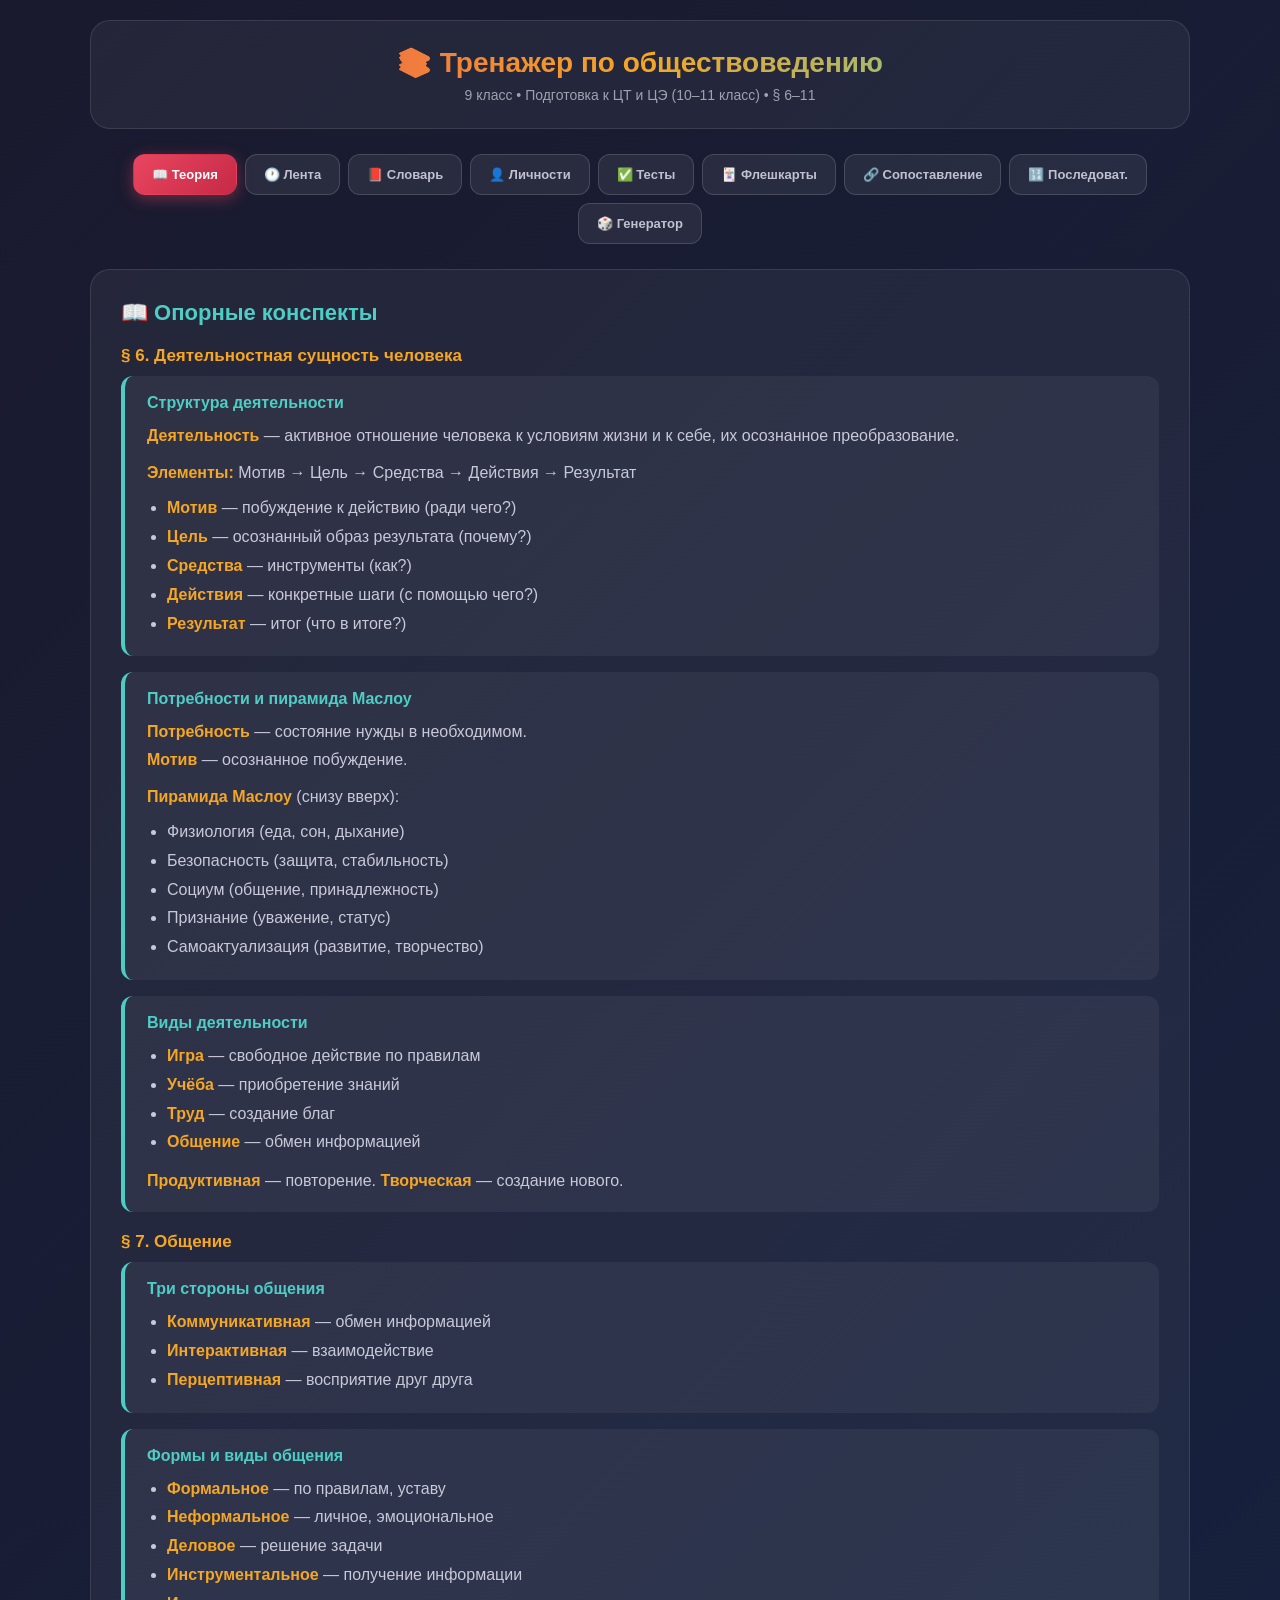
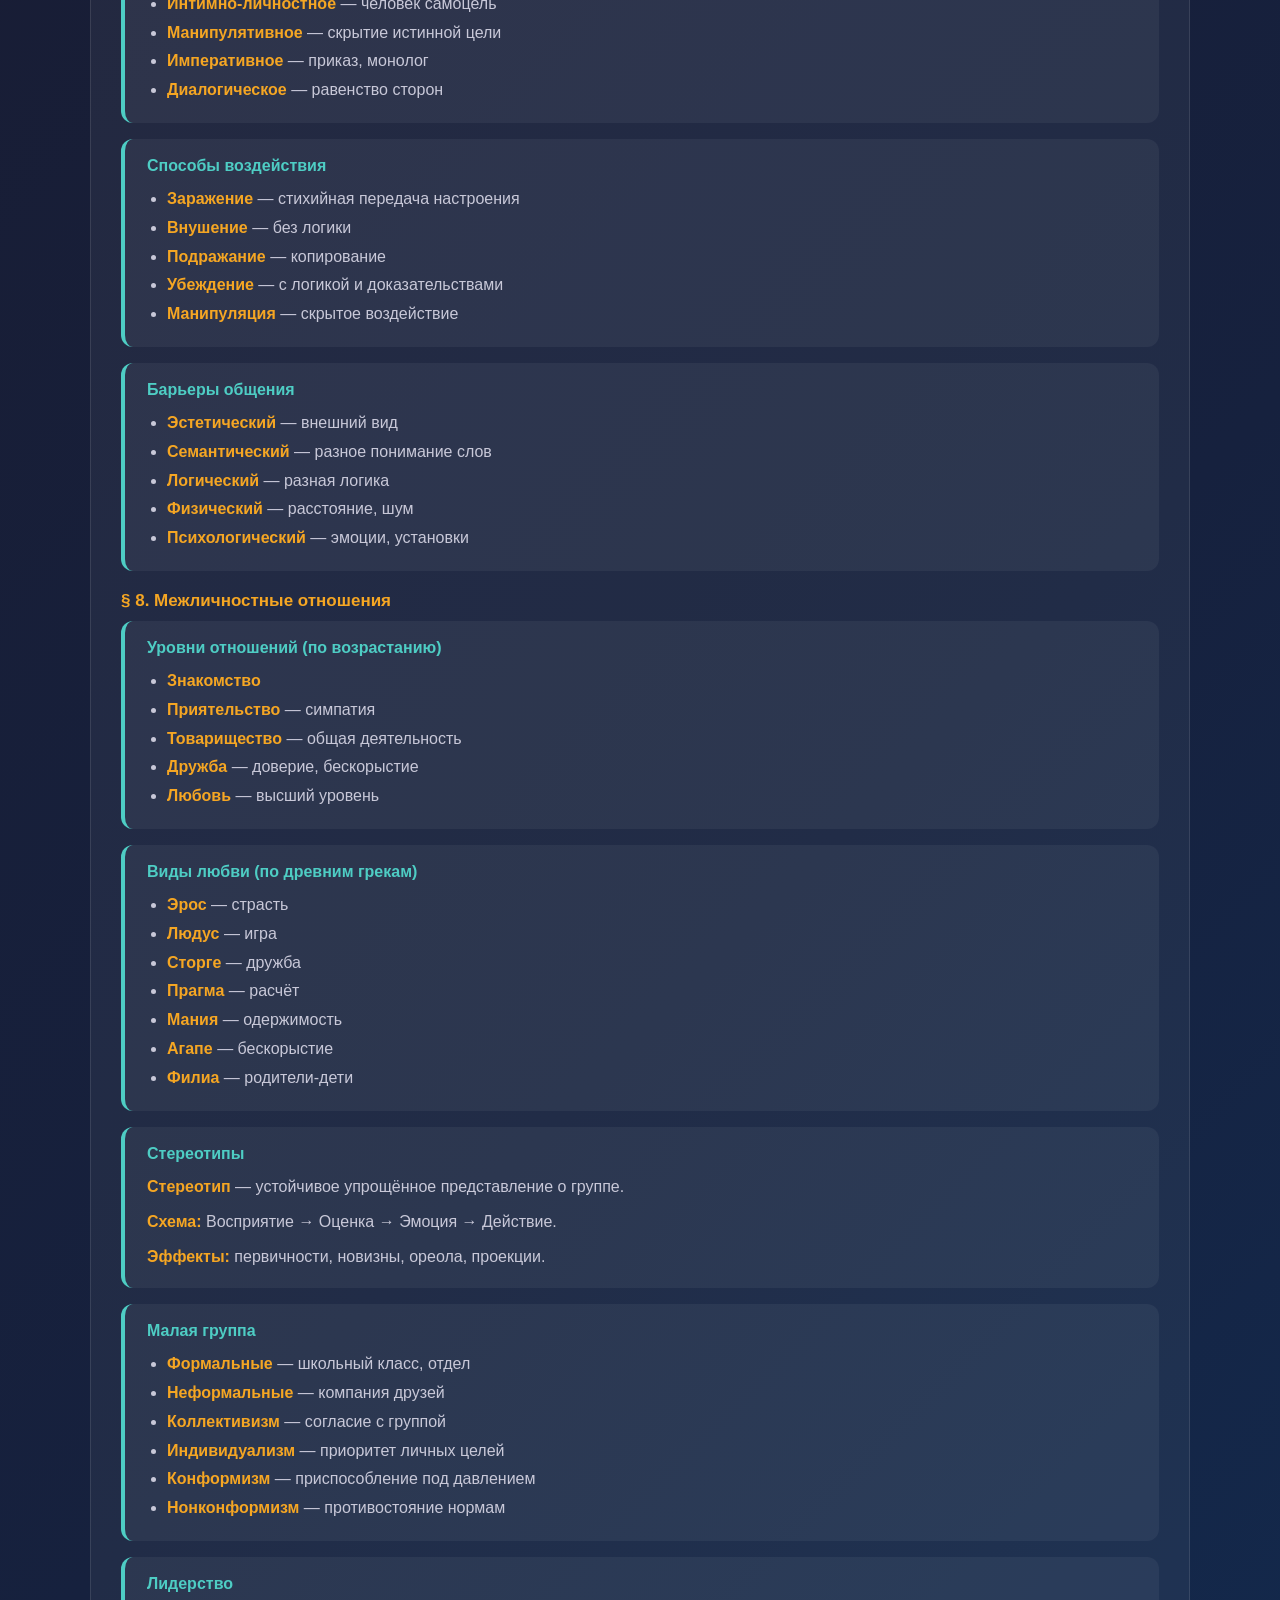
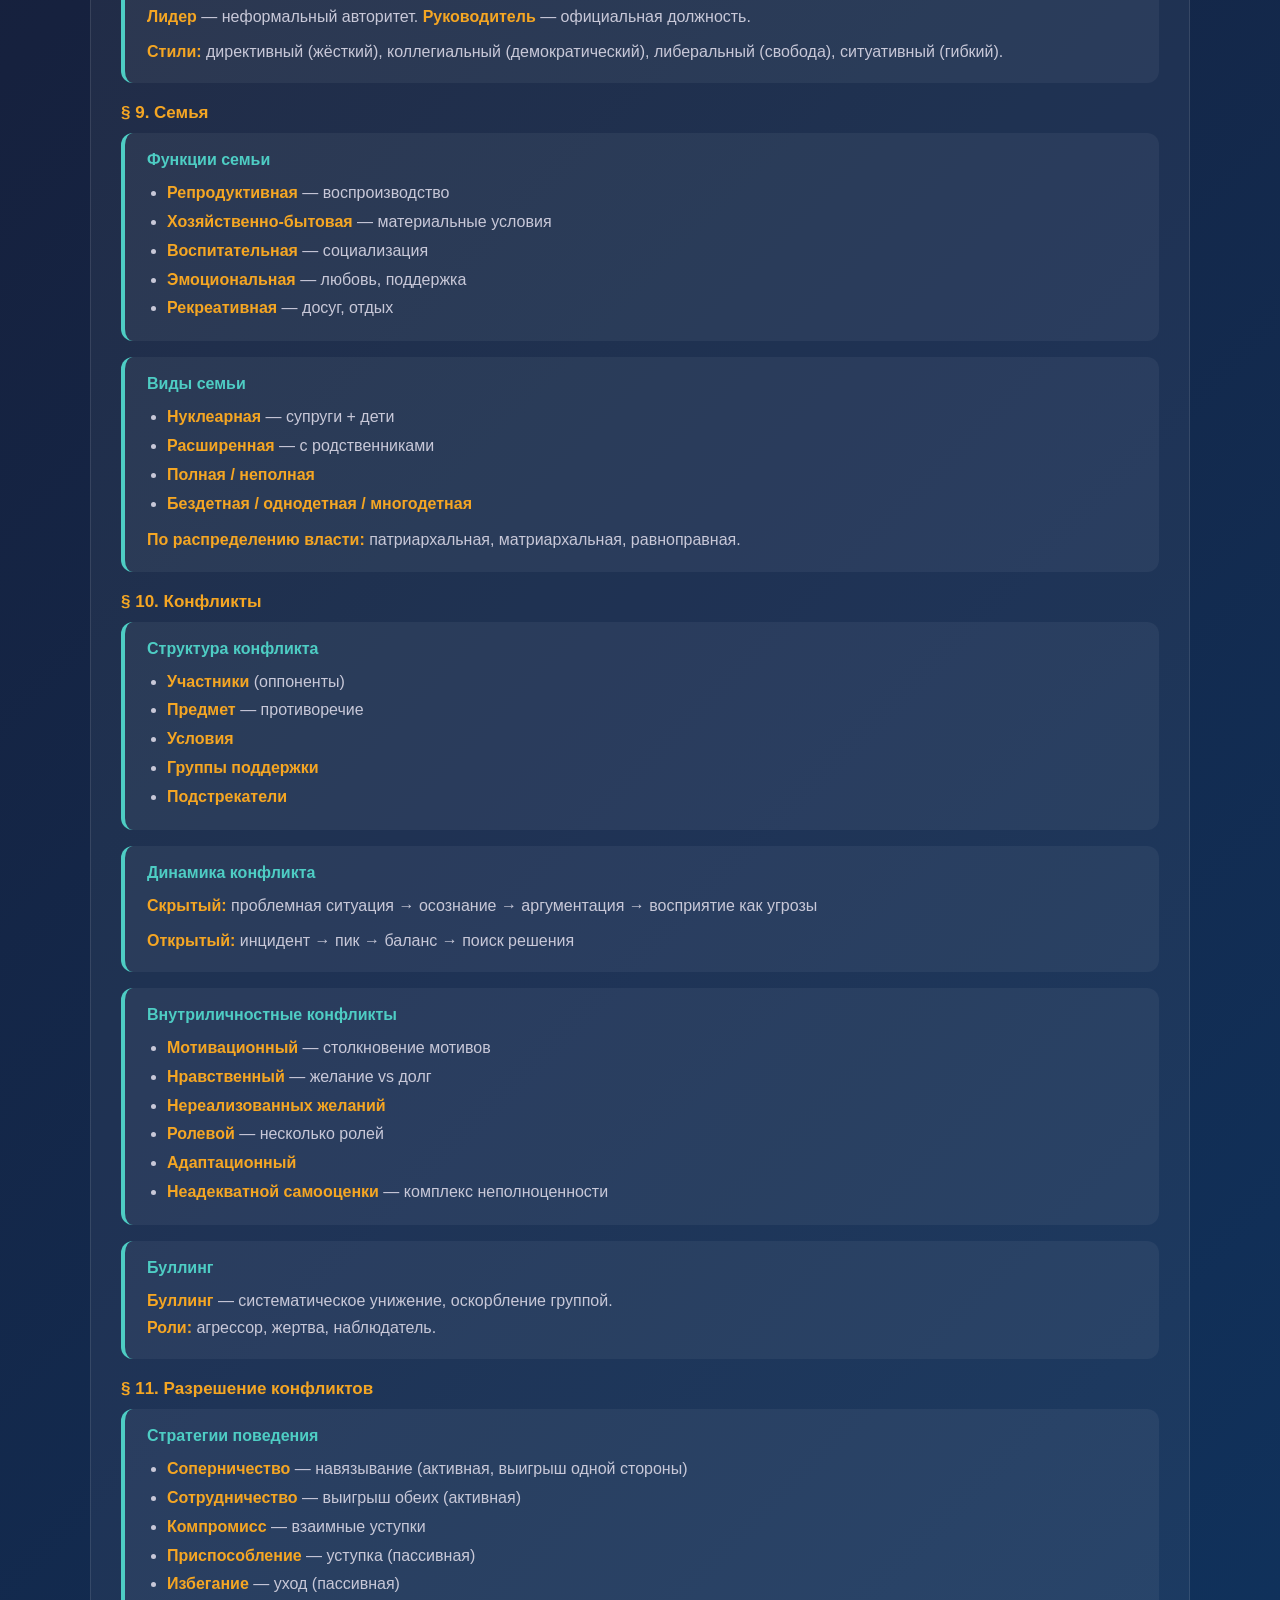
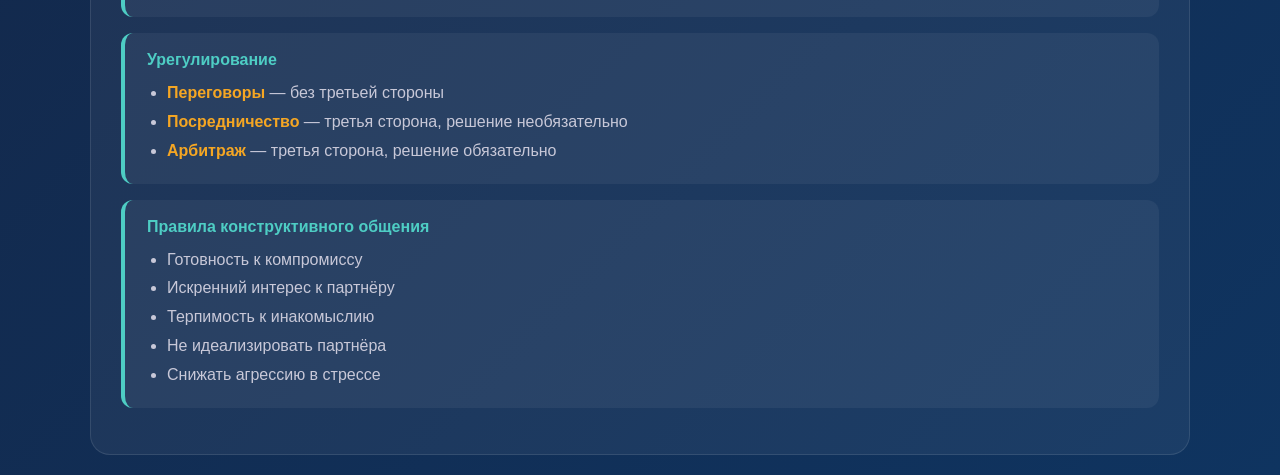
<file: examples/social_9.html>
<!DOCTYPE html>
<html lang="ru">
<head>
<meta charset="UTF-8">
<meta name="viewport" content="width=device-width, initial-scale=1.0">
<title>Тренажер по обществоведению | 9 класс + ЦТ/ЦЭ</title>
<style>
  * { box-sizing: border-box; margin: 0; padding: 0; }
  body {
    font-family: 'Segoe UI', Roboto, Arial, sans-serif;
    background: linear-gradient(135deg, #1a1a2e 0%, #16213e 50%, #0f3460 100%);
    min-height: 100vh; color: #e8e8e8; padding: 20px;
  }
  .container { max-width: 1100px; margin: 0 auto; }
  header {
    text-align: center; padding: 25px 20px;
    background: rgba(255,255,255,0.05); border-radius: 20px;
    margin-bottom: 25px; border: 1px solid rgba(255,255,255,0.1);
  }
  header h1 {
    font-size: 28px;
    background: linear-gradient(90deg, #e94560, #f5a623, #4ecdc4);
    -webkit-background-clip: text; -webkit-text-fill-color: transparent;
    background-clip: text; margin-bottom: 8px;
  }
  header p { color: #a0a0b0; font-size: 14px; }
  .tabs { display: flex; flex-wrap: wrap; gap: 8px; justify-content: center; margin-bottom: 25px; }
  .tab-btn {
    padding: 12px 18px; background: rgba(255,255,255,0.07);
    border: 1px solid rgba(255,255,255,0.15); color: #c0c0d0;
    border-radius: 12px; cursor: pointer; font-size: 13px;
    font-weight: 600; transition: all 0.25s; font-family: inherit;
  }
  .tab-btn:hover { background: rgba(255,255,255,0.15); transform: translateY(-2px); }
  .tab-btn.active {
    background: linear-gradient(135deg, #e94560, #c62a45);
    color: white; border-color: transparent;
    box-shadow: 0 4px 15px rgba(233,69,96,0.4);
  }
  .panel {
    background: rgba(255,255,255,0.05); border-radius: 20px;
    padding: 30px; border: 1px solid rgba(255,255,255,0.1);
    display: none; animation: fadeIn 0.3s ease;
  }
  .panel.active { display: block; }
  @keyframes fadeIn { from { opacity: 0; transform: translateY(10px); } to { opacity: 1; transform: translateY(0); } }
  h2 { color: #4ecdc4; margin-bottom: 20px; font-size: 22px; }
  h3 { color: #f5a623; margin: 20px 0 10px; font-size: 17px; }
  .theory-card {
    background: rgba(255,255,255,0.05); border-left: 4px solid #4ecdc4;
    padding: 18px 22px; border-radius: 12px; margin-bottom: 16px;
  }
  .theory-card h4 { color: #4ecdc4; margin-bottom: 10px; font-size: 16px; }
  .theory-card ul { margin-left: 20px; margin-top: 8px; line-height: 1.8; color: #c8c8d8; }
  .theory-card p { line-height: 1.7; color: #c8c8d8; }
  .theory-card strong { color: #f5a623; }
  .dict-item {
    background: rgba(255,255,255,0.05); padding: 14px 18px;
    border-radius: 10px; margin-bottom: 10px; border-left: 3px solid #e94560;
  }
  .dict-term { color: #e94560; font-weight: 700; font-size: 15px; }
  .dict-def { color: #c8c8d8; margin-top: 5px; font-size: 14px; line-height: 1.6; }
  .dict-cat { font-size: 11px; color: #a0a0b0; margin-top: 4px; font-style: italic; }
  .timeline { position: relative; padding-left: 30px; margin-bottom: 25px; }
  .timeline::before {
    content: ''; position: absolute; left: 8px; top: 0; bottom: 0;
    width: 3px; background: linear-gradient(180deg, #e94560, #f5a623, #4ecdc4);
    border-radius: 3px;
  }
  .tl-item { position: relative; margin-bottom: 22px; }
  .tl-item::before {
    content: ''; position: absolute; left: -30px; top: 6px;
    width: 14px; height: 14px; border-radius: 50%;
    background: #e94560; border: 3px solid #1a1a2e; box-shadow: 0 0 0 2px #e94560;
  }
  .tl-year { color: #f5a623; font-weight: 700; font-size: 16px; }
  .tl-text { color: #c8c8d8; margin-top: 4px; line-height: 1.6; }
  .question-box {
    background: rgba(255,255,255,0.05); padding: 25px;
    border-radius: 16px; margin-bottom: 20px;
  }
  .q-text { font-size: 17px; margin-bottom: 20px; line-height: 1.6; color: #e8e8e8; }
  .options { display: grid; gap: 10px; }
  .option-btn {
    padding: 14px 20px; background: rgba(255,255,255,0.06);
    border: 2px solid rgba(255,255,255,0.12); color: #e8e8e8;
    border-radius: 12px; cursor: pointer; text-align: left;
    font-size: 15px; transition: all 0.2s; font-family: inherit;
  }
  .option-btn:hover:not(:disabled) {
    background: rgba(78,205,196,0.15); border-color: #4ecdc4; transform: translateX(5px);
  }
  .option-btn:disabled { cursor: default; opacity: 0.8; }
  .option-btn.correct {
    background: rgba(46,204,113,0.25); border-color: #2ecc71;
    color: #7ee8a2; font-weight: 600;
  }
  .option-btn.wrong {
    background: rgba(233,69,96,0.25); border-color: #e94560; color: #f08a9e;
  }
  .feedback {
    margin-top: 15px; padding: 12px 18px;
    border-radius: 10px; font-size: 14px; line-height: 1.6; display: none;
  }
  .feedback.show { display: block; }
  .feedback.ok { background: rgba(46,204,113,0.15); border-left: 3px solid #2ecc71; color: #7ee8a2; }
  .feedback.err { background: rgba(233,69,96,0.15); border-left: 3px solid #e94560; color: #f08a9e; }
  .stats-bar {
    display: flex; justify-content: space-around;
    background: rgba(255,255,255,0.05); padding: 15px;
    border-radius: 12px; margin-bottom: 20px; flex-wrap: wrap; gap: 10px;
  }
  .stat { text-align: center; min-width: 70px; }
  .stat-val { font-size: 24px; font-weight: 700; color: #4ecdc4; }
  .stat-label { font-size: 12px; color: #a0a0b0; margin-top: 4px; }
  .btn {
    padding: 12px 28px; background: linear-gradient(135deg, #4ecdc4, #44a08d);
    color: white; border: none; border-radius: 12px; cursor: pointer;
    font-size: 15px; font-weight: 600; transition: all 0.2s; font-family: inherit;
  }
  .btn:hover { transform: translateY(-2px); box-shadow: 0 6px 20px rgba(78,205,196,0.4); }
  .btn.secondary { background: linear-gradient(135deg, #e94560, #c62a45); }
  .btn.secondary:hover { box-shadow: 0 6px 20px rgba(233,69,96,0.4); }
  .flashcard-container { perspective: 1200px; max-width: 500px; margin: 0 auto; }
  .flashcard {
    width: 100%; height: 300px; position: relative;
    transform-style: preserve-3d; transition: transform 0.6s; cursor: pointer;
  }
  .flashcard.flipped { transform: rotateY(180deg); }
  .flashcard-face {
    position: absolute; width: 100%; height: 100%;
    backface-visibility: hidden; -webkit-backface-visibility: hidden;
    border-radius: 20px; display: flex; flex-direction: column;
    align-items: center; justify-content: center;
    padding: 30px; text-align: center;
    border: 2px solid rgba(255,255,255,0.15);
    overflow-y: auto;
  }
  .flashcard-front {
    background: linear-gradient(135deg, #16213e, #0f3460);
    color: #4ecdc4; font-size: 20px; font-weight: 600;
  }
  .flashcard-back {
    background: linear-gradient(135deg, #e94560, #c62a45);
    color: white; transform: rotateY(180deg);
    font-size: 15px; line-height: 1.6;
  }
  .flashcard-hint { font-size: 13px; color: #a0a0b0; margin-top: 15px; text-align: center; }
  .match-grid { display: grid; grid-template-columns: 1fr 1fr; gap: 30px; margin: 20px 0; }
  .match-col { display: flex; flex-direction: column; gap: 10px; }
  .match-item {
    padding: 14px 18px; background: rgba(255,255,255,0.06);
    border: 2px solid rgba(255,255,255,0.12); border-radius: 10px;
    cursor: pointer; font-size: 14px; transition: all 0.2s;
    color: #e8e8e8; user-select: none;
  }
  .match-item:hover:not(.matched) { border-color: #4ecdc4; background: rgba(78,205,196,0.1); }
  .match-item.selected {
    background: rgba(245,166,35,0.2); border-color: #f5a623; color: #f5a623;
  }
  .match-item.matched {
    background: rgba(46,204,113,0.2); border-color: #2ecc71;
    color: #7ee8a2; cursor: default; opacity: 0.7;
  }
  .match-item.wrong-flash { animation: shake 0.4s; }
  @keyframes shake {
    0%,100% { transform: translateX(0); } 25% { transform: translateX(-8px); }
    75% { transform: translateX(8px); }
  }
  .seq-list { display: flex; flex-direction: column; gap: 10px; margin: 20px 0; }
  .seq-item {
    padding: 14px 18px; background: rgba(255,255,255,0.06);
    border: 2px solid rgba(255,255,255,0.12); border-radius: 10px;
    font-size: 14px; display: flex; align-items: center; gap: 12px;
    transition: all 0.2s; user-select: none;
  }
  .seq-num {
    width: 28px; height: 28px; background: #4ecdc4; color: #1a1a2e;
    border-radius: 50%; display: flex; align-items: center;
    justify-content: center; font-weight: 700; font-size: 13px;
    flex-shrink: 0; cursor: grab;
  }
  .seq-item.correct-pos { border-color: #2ecc71; background: rgba(46,204,113,0.1); }
  .seq-item.wrong-pos { border-color: #e94560; background: rgba(233,69,96,0.1); }
  .seq-controls { display: flex; gap: 8px; margin-left: auto; }
  .seq-arrow {
    background: rgba(255,255,255,0.1); border: none; color: #4ecdc4;
    width: 30px; height: 30px; border-radius: 8px; cursor: pointer;
    font-size: 16px; font-weight: bold; transition: all 0.2s;
  }
  .seq-arrow:hover { background: #4ecdc4; color: #1a1a2e; }
  .gen-box {
    background: rgba(255,255,255,0.05); padding: 30px;
    border-radius: 16px; text-align: center;
  }
  .gen-question { font-size: 18px; margin: 20px 0; color: #f5a623; line-height: 1.6; }
  .gen-input {
    padding: 12px 20px; background: rgba(255,255,255,0.08);
    border: 2px solid rgba(255,255,255,0.15); border-radius: 12px;
    color: white; font-size: 16px; width: 100%; max-width: 500px;
    text-align: center; outline: none; font-family: inherit;
  }
  .gen-input:focus { border-color: #4ecdc4; }
  .gen-select {
    padding: 12px 20px; background: rgba(255,255,255,0.08);
    border: 2px solid rgba(255,255,255,0.15); border-radius: 12px;
    color: white; font-size: 15px; width: 100%; max-width: 500px;
    outline: none; font-family: inherit; margin: 15px auto; display: block;
  }
  .gen-select option { background: #16213e; color: white; }
  .persons-grid {
    display: grid; grid-template-columns: repeat(auto-fill, minmax(260px, 1fr)); gap: 15px;
  }
  .person-card {
    background: rgba(255,255,255,0.05); border-radius: 14px;
    padding: 20px; border-top: 3px solid #f5a623; transition: all 0.2s;
  }
  .person-card:hover { transform: translateY(-4px); background: rgba(255,255,255,0.08); }
  .person-name { color: #f5a623; font-weight: 700; font-size: 16px; margin-bottom: 8px; }
  .person-desc { color: #c8c8d8; font-size: 14px; line-height: 1.6; }
  .progress-mini {
    height: 6px; background: rgba(255,255,255,0.1);
    border-radius: 3px; margin: 10px 0; overflow: hidden;
  }
  .progress-mini-fill {
    height: 100%; background: linear-gradient(90deg, #e94560, #f5a623, #4ecdc4);
    transition: width 0.3s;
  }
  @media (max-width: 600px) {
    .match-grid { grid-template-columns: 1fr; gap: 15px; }
    .tabs { gap: 5px; }
    .tab-btn { padding: 10px 12px; font-size: 11px; }
    header h1 { font-size: 20px; }
    .panel { padding: 20px; }
  }
</style>
</head>
<body>
<div class="container">
  <header>
    <h1>📚 Тренажер по обществоведению</h1>
    <p>9 класс • Подготовка к ЦТ и ЦЭ (10–11 класс) • § 6–11</p>
  </header>

  <div class="tabs" id="tabs">
    <button class="tab-btn active" data-tab="theory">📖 Теория</button>
    <button class="tab-btn" data-tab="timeline">🕐 Лента</button>
    <button class="tab-btn" data-tab="dict">📕 Словарь</button>
    <button class="tab-btn" data-tab="persons">👤 Личности</button>
    <button class="tab-btn" data-tab="quiz">✅ Тесты</button>
    <button class="tab-btn" data-tab="flash">🃏 Флешкарты</button>
    <button class="tab-btn" data-tab="match">🔗 Сопоставление</button>
    <button class="tab-btn" data-tab="sequence">🔢 Последоват.</button>
    <button class="tab-btn" data-tab="generator">🎲 Генератор</button>
  </div>

  <!-- ТЕОРИЯ -->
  <div class="panel active" id="panel-theory">
    <h2>📖 Опорные конспекты</h2>

    <h3>§ 6. Деятельностная сущность человека</h3>
    <div class="theory-card">
      <h4>Структура деятельности</h4>
      <p><strong>Деятельность</strong> — активное отношение человека к условиям жизни и к себе, их осознанное преобразование.</p>
      <p style="margin-top:10px;"><strong>Элементы:</strong> Мотив → Цель → Средства → Действия → Результат</p>
      <ul>
        <li><strong>Мотив</strong> — побуждение к действию (ради чего?)</li>
        <li><strong>Цель</strong> — осознанный образ результата (почему?)</li>
        <li><strong>Средства</strong> — инструменты (как?)</li>
        <li><strong>Действия</strong> — конкретные шаги (с помощью чего?)</li>
        <li><strong>Результат</strong> — итог (что в итоге?)</li>
      </ul>
    </div>
    <div class="theory-card">
      <h4>Потребности и пирамида Маслоу</h4>
      <p><strong>Потребность</strong> — состояние нужды в необходимом.</p>
      <p><strong>Мотив</strong> — осознанное побуждение.</p>
      <p style="margin-top:10px;"><strong>Пирамида Маслоу</strong> (снизу вверх):</p>
      <ul>
        <li>Физиология (еда, сон, дыхание)</li>
        <li>Безопасность (защита, стабильность)</li>
        <li>Социум (общение, принадлежность)</li>
        <li>Признание (уважение, статус)</li>
        <li>Самоактуализация (развитие, творчество)</li>
      </ul>
    </div>
    <div class="theory-card">
      <h4>Виды деятельности</h4>
      <ul>
        <li><strong>Игра</strong> — свободное действие по правилам</li>
        <li><strong>Учёба</strong> — приобретение знаний</li>
        <li><strong>Труд</strong> — создание благ</li>
        <li><strong>Общение</strong> — обмен информацией</li>
      </ul>
      <p style="margin-top:10px;"><strong>Продуктивная</strong> — повторение. <strong>Творческая</strong> — создание нового.</p>
    </div>

    <h3>§ 7. Общение</h3>
    <div class="theory-card">
      <h4>Три стороны общения</h4>
      <ul>
        <li><strong>Коммуникативная</strong> — обмен информацией</li>
        <li><strong>Интерактивная</strong> — взаимодействие</li>
        <li><strong>Перцептивная</strong> — восприятие друг друга</li>
      </ul>
    </div>
    <div class="theory-card">
      <h4>Формы и виды общения</h4>
      <ul>
        <li><strong>Формальное</strong> — по правилам, уставу</li>
        <li><strong>Неформальное</strong> — личное, эмоциональное</li>
        <li><strong>Деловое</strong> — решение задачи</li>
        <li><strong>Инструментальное</strong> — получение информации</li>
        <li><strong>Интимно-личностное</strong> — человек самоцель</li>
        <li><strong>Манипулятивное</strong> — скрытие истинной цели</li>
        <li><strong>Императивное</strong> — приказ, монолог</li>
        <li><strong>Диалогическое</strong> — равенство сторон</li>
      </ul>
    </div>
    <div class="theory-card">
      <h4>Способы воздействия</h4>
      <ul>
        <li><strong>Заражение</strong> — стихийная передача настроения</li>
        <li><strong>Внушение</strong> — без логики</li>
        <li><strong>Подражание</strong> — копирование</li>
        <li><strong>Убеждение</strong> — с логикой и доказательствами</li>
        <li><strong>Манипуляция</strong> — скрытое воздействие</li>
      </ul>
    </div>
    <div class="theory-card">
      <h4>Барьеры общения</h4>
      <ul>
        <li><strong>Эстетический</strong> — внешний вид</li>
        <li><strong>Семантический</strong> — разное понимание слов</li>
        <li><strong>Логический</strong> — разная логика</li>
        <li><strong>Физический</strong> — расстояние, шум</li>
        <li><strong>Психологический</strong> — эмоции, установки</li>
      </ul>
    </div>

    <h3>§ 8. Межличностные отношения</h3>
    <div class="theory-card">
      <h4>Уровни отношений (по возрастанию)</h4>
      <ul>
        <li><strong>Знакомство</strong></li>
        <li><strong>Приятельство</strong> — симпатия</li>
        <li><strong>Товарищество</strong> — общая деятельность</li>
        <li><strong>Дружба</strong> — доверие, бескорыстие</li>
        <li><strong>Любовь</strong> — высший уровень</li>
      </ul>
    </div>
    <div class="theory-card">
      <h4>Виды любви (по древним грекам)</h4>
      <ul>
        <li><strong>Эрос</strong> — страсть</li>
        <li><strong>Людус</strong> — игра</li>
        <li><strong>Сторге</strong> — дружба</li>
        <li><strong>Прагма</strong> — расчёт</li>
        <li><strong>Мания</strong> — одержимость</li>
        <li><strong>Агапе</strong> — бескорыстие</li>
        <li><strong>Филиа</strong> — родители-дети</li>
      </ul>
    </div>
    <div class="theory-card">
      <h4>Стереотипы</h4>
      <p><strong>Стереотип</strong> — устойчивое упрощённое представление о группе.</p>
      <p style="margin-top:8px;"><strong>Схема:</strong> Восприятие → Оценка → Эмоция → Действие.</p>
      <p style="margin-top:8px;"><strong>Эффекты:</strong> первичности, новизны, ореола, проекции.</p>
    </div>
    <div class="theory-card">
      <h4>Малая группа</h4>
      <ul>
        <li><strong>Формальные</strong> — школьный класс, отдел</li>
        <li><strong>Неформальные</strong> — компания друзей</li>
        <li><strong>Коллективизм</strong> — согласие с группой</li>
        <li><strong>Индивидуализм</strong> — приоритет личных целей</li>
        <li><strong>Конформизм</strong> — приспособление под давлением</li>
        <li><strong>Нонконформизм</strong> — противостояние нормам</li>
      </ul>
    </div>
    <div class="theory-card">
      <h4>Лидерство</h4>
      <p><strong>Лидер</strong> — неформальный авторитет. <strong>Руководитель</strong> — официальная должность.</p>
      <p style="margin-top:8px;"><strong>Стили:</strong> директивный (жёсткий), коллегиальный (демократический), либеральный (свобода), ситуативный (гибкий).</p>
    </div>

    <h3>§ 9. Семья</h3>
    <div class="theory-card">
      <h4>Функции семьи</h4>
      <ul>
        <li><strong>Репродуктивная</strong> — воспроизводство</li>
        <li><strong>Хозяйственно-бытовая</strong> — материальные условия</li>
        <li><strong>Воспитательная</strong> — социализация</li>
        <li><strong>Эмоциональная</strong> — любовь, поддержка</li>
        <li><strong>Рекреативная</strong> — досуг, отдых</li>
      </ul>
    </div>
    <div class="theory-card">
      <h4>Виды семьи</h4>
      <ul>
        <li><strong>Нуклеарная</strong> — супруги + дети</li>
        <li><strong>Расширенная</strong> — с родственниками</li>
        <li><strong>Полная / неполная</strong></li>
        <li><strong>Бездетная / однодетная / многодетная</strong></li>
      </ul>
      <p style="margin-top:8px;"><strong>По распределению власти:</strong> патриархальная, матриархальная, равноправная.</p>
    </div>

    <h3>§ 10. Конфликты</h3>
    <div class="theory-card">
      <h4>Структура конфликта</h4>
      <ul>
        <li><strong>Участники</strong> (оппоненты)</li>
        <li><strong>Предмет</strong> — противоречие</li>
        <li><strong>Условия</strong></li>
        <li><strong>Группы поддержки</strong></li>
        <li><strong>Подстрекатели</strong></li>
      </ul>
    </div>
    <div class="theory-card">
      <h4>Динамика конфликта</h4>
      <p><strong>Скрытый:</strong> проблемная ситуация → осознание → аргументация → восприятие как угрозы</p>
      <p style="margin-top:8px;"><strong>Открытый:</strong> инцидент → пик → баланс → поиск решения</p>
    </div>
    <div class="theory-card">
      <h4>Внутриличностные конфликты</h4>
      <ul>
        <li><strong>Мотивационный</strong> — столкновение мотивов</li>
        <li><strong>Нравственный</strong> — желание vs долг</li>
        <li><strong>Нереализованных желаний</strong></li>
        <li><strong>Ролевой</strong> — несколько ролей</li>
        <li><strong>Адаптационный</strong></li>
        <li><strong>Неадекватной самооценки</strong> — комплекс неполноценности</li>
      </ul>
    </div>
    <div class="theory-card">
      <h4>Буллинг</h4>
      <p><strong>Буллинг</strong> — систематическое унижение, оскорбление группой.</p>
      <p><strong>Роли:</strong> агрессор, жертва, наблюдатель.</p>
    </div>

    <h3>§ 11. Разрешение конфликтов</h3>
    <div class="theory-card">
      <h4>Стратегии поведения</h4>
      <ul>
        <li><strong>Соперничество</strong> — навязывание (активная, выигрыш одной стороны)</li>
        <li><strong>Сотрудничество</strong> — выигрыш обеих (активная)</li>
        <li><strong>Компромисс</strong> — взаимные уступки</li>
        <li><strong>Приспособление</strong> — уступка (пассивная)</li>
        <li><strong>Избегание</strong> — уход (пассивная)</li>
      </ul>
    </div>
    <div class="theory-card">
      <h4>Урегулирование</h4>
      <ul>
        <li><strong>Переговоры</strong> — без третьей стороны</li>
        <li><strong>Посредничество</strong> — третья сторона, решение необязательно</li>
        <li><strong>Арбитраж</strong> — третья сторона, решение обязательно</li>
      </ul>
    </div>
    <div class="theory-card">
      <h4>Правила конструктивного общения</h4>
      <ul>
        <li>Готовность к компромиссу</li>
        <li>Искренний интерес к партнёру</li>
        <li>Терпимость к инакомыслию</li>
        <li>Не идеализировать партнёра</li>
        <li>Снижать агрессию в стрессе</li>
      </ul>
    </div>
  </div>

  <!-- ЛЕНТА ВРЕМЕНИ -->
  <div class="panel" id="panel-timeline">
    <h2>🕐 Лента: этапы развития семьи</h2>
    <div class="timeline">
      <div class="tl-item"><div class="tl-year">Этап 1</div><div class="tl-text"><strong>Добрачный</strong> — знакомство, ухаживание, решение о браке</div></div>
      <div class="tl-item"><div class="tl-year">Этап 2</div><div class="tl-text"><strong>Молодая семья</strong> — заключение брака, адаптация</div></div>
      <div class="tl-item"><div class="tl-year">Этап 3</div><div class="tl-text"><strong>Семья с детьми</strong> — рождение, воспитание</div></div>
      <div class="tl-item"><div class="tl-year">Этап 4</div><div class="tl-text"><strong>Зрелая семья</strong> — дети отделяются</div></div>
      <div class="tl-item"><div class="tl-year">Этап 5</div><div class="tl-text"><strong>Пожилая семья</strong> — старение супругов</div></div>
    </div>

    <h3>Динамика конфликта</h3>
    <div class="timeline">
      <div class="tl-item"><div class="tl-year">1</div><div class="tl-text"><strong>Проблемная ситуация</strong> — не осознана</div></div>
      <div class="tl-item"><div class="tl-year">2</div><div class="tl-text"><strong>Осознание</strong></div></div>
      <div class="tl-item"><div class="tl-year">3</div><div class="tl-text"><strong>Аргументация</strong></div></div>
      <div class="tl-item"><div class="tl-year">4</div><div class="tl-text"><strong>Восприятие как угрозы</strong></div></div>
      <div class="tl-item"><div class="tl-year">5</div><div class="tl-text"><strong>Инцидент</strong> — первое столкновение</div></div>
      <div class="tl-item"><div class="tl-year">6</div><div class="tl-text"><strong>Пик (эскалация)</strong></div></div>
      <div class="tl-item"><div class="tl-year">7</div><div class="tl-text"><strong>Баланс</strong></div></div>
      <div class="tl-item"><div class="tl-year">8</div><div class="tl-text"><strong>Поиск решения</strong></div></div>
    </div>

    <h3>Пирамида Маслоу (снизу вверх)</h3>
    <div class="timeline">
      <div class="tl-item"><div class="tl-year">Уровень 1</div><div class="tl-text"><strong>Физиология</strong> — еда, сон, дыхание, тепло</div></div>
      <div class="tl-item"><div class="tl-year">Уровень 2</div><div class="tl-text"><strong>Безопасность</strong> — защита, стабильность</div></div>
      <div class="tl-item"><div class="tl-year">Уровень 3</div><div class="tl-text"><strong>Социум</strong> — общение, принадлежность</div></div>
      <div class="tl-item"><div class="tl-year">Уровень 4</div><div class="tl-text"><strong>Признание</strong> — уважение, статус</div></div>
      <div class="tl-item"><div class="tl-year">Уровень 5</div><div class="tl-text"><strong>Самоактуализация</strong> — развитие, творчество</div></div>
    </div>
  </div>

  <!-- СЛОВАРЬ -->
  <div class="panel" id="panel-dict">
    <h2>📕 Словарь терминов</h2>
    <input type="text" id="dict-search" class="gen-input" placeholder="🔍 Поиск термина..." style="margin-bottom:15px; max-width:100%;">
    <div id="dict-list"></div>
  </div>

  <!-- ЛИЧНОСТИ -->
  <div class="panel" id="panel-persons">
    <h2>👤 Галерея личностей и учёных</h2>
    <div class="persons-grid" id="persons-list"></div>
  </div>

  <!-- ТЕСТЫ -->
  <div class="panel" id="panel-quiz">
    <h2>✅ Тесты с объяснениями (60 вопросов)</h2>
    <div class="stats-bar">
      <div class="stat"><div class="stat-val" id="quiz-correct">0</div><div class="stat-label">Правильно</div></div>
      <div class="stat"><div class="stat-val" id="quiz-total">0</div><div class="stat-label">Всего</div></div>
      <div class="stat"><div class="stat-val" id="quiz-score">0</div><div class="stat-label">Баллы</div></div>
      <div class="stat"><div class="stat-val" id="quiz-streak">0</div><div class="stat-label">Серия</div></div>
    </div>
    <div class="progress-mini"><div class="progress-mini-fill" id="quiz-progress" style="width:0%"></div></div>
    <div class="question-box">
      <div class="q-text" id="quiz-question">Загрузка...</div>
      <div class="options" id="quiz-options"></div>
      <div class="feedback" id="quiz-feedback"></div>
    </div>
    <button class="btn" id="quiz-next" style="display:none;">Следующий →</button>
    <button class="btn secondary" id="quiz-restart" style="margin-left:10px;">🔄 Заново</button>
  </div>

  <!-- ФЛЕШКАРТЫ -->
  <div class="panel" id="panel-flash">
    <h2>🃏 Флешкарты для заучивания</h2>
    <div class="stats-bar">
      <div class="stat"><div class="stat-val" id="flash-idx">1</div><div class="stat-label">Карточка</div></div>
      <div class="stat"><div class="stat-val" id="flash-total">0</div><div class="stat-label">Всего</div></div>
    </div>
    <div class="flashcard-container">
      <div class="flashcard" id="flashcard">
        <div class="flashcard-face flashcard-front" id="flash-front">Термин</div>
        <div class="flashcard-face flashcard-back" id="flash-back">Определение</div>
      </div>
    </div>
    <p class="flashcard-hint">Нажмите на карточку, чтобы перевернуть</p>
    <div style="display:flex; gap:10px; justify-content:center; margin-top:20px; flex-wrap:wrap;">
      <button class="btn" id="flash-prev">← Назад</button>
      <button class="btn secondary" id="flash-next">Вперёд →</button>
      <button class="btn" id="flash-shuffle" style="background:linear-gradient(135deg,#f5a623,#e08c00);">🔀 Перемешать</button>
    </div>
  </div>

  <!-- СОПОСТАВЛЕНИЕ -->
  <div class="panel" id="panel-match">
    <h2>🔗 Сопоставление пар</h2>
    <p style="color:#a0a0b0; margin-bottom:15px; font-size:14px;">Выберите элемент слева, затем соответствующий ему справа.</p>
    <div class="stats-bar">
      <div class="stat"><div class="stat-val" id="match-done">0</div><div class="stat-label">Найдено</div></div>
      <div class="stat"><div class="stat-val" id="match-total">0</div><div class="stat-label">Всего</div></div>
      <div class="stat"><div class="stat-val" id="match-errors">0</div><div class="stat-label">Ошибки</div></div>
    </div>
    <select class="gen-select" id="match-topic">
      <option value="all">Все темы</option>
      <option value="obsh">Общение</option>
      <option value="konf">Конфликты</option>
      <option value="sem">Семья</option>
      <option value="lyub">Любовь (греческие виды)</option>
      <option value="potr">Пирамида Маслоу</option>
      <option value="temp">Темперамент</option>
      <option value="stereo">Стереотипы</option>
    </select>
    <div class="match-grid" id="match-grid"></div>
    <button class="btn" id="match-restart" style="margin-top:15px;">🔄 Заново</button>
  </div>

  <!-- ПОСЛЕДОВАТЕЛЬНОСТЬ -->
  <div class="panel" id="panel-sequence">
    <h2>🔢 Расставьте в правильном порядке</h2>
    <select class="gen-select" id="seq-topic">
      <option value="0">Этапы развития семьи</option>
      <option value="1">Динамика конфликта (все 8 этапов)</option>
      <option value="2">Скрытый период конфликта</option>
      <option value="3">Открытый период конфликта</option>
      <option value="4">Уровни межличностных отношений</option>
      <option value="5">Пирамида Маслоу (снизу вверх)</option>
      <option value="6">Структура деятельности</option>
    </select>
    <p style="color:#a0a0b0; font-size:13px; margin:10px 0;">Используйте стрелки ▲▼ для перемещения или нажмите «Проверить».</p>
    <div class="seq-list" id="seq-list"></div>
    <button class="btn" id="seq-check">✅ Проверить</button>
    <button class="btn secondary" id="seq-shuffle" style="margin-left:10px;">🔀 Перемешать</button>
    <div class="feedback" id="seq-feedback" style="margin-top:15px;"></div>
  </div>

  <!-- ГЕНЕРАТОР -->
  <div class="panel" id="panel-generator">
    <h2>🎲 Генератор заданий</h2>
    <div class="gen-box">
      <select class="gen-select" id="gen-type">
        <option value="conflict">Ситуация → стратегия в конфликте</option>
        <option value="term">Термин → определение</option>
        <option value="need">Потребность → уровень пирамиды Маслоу</option>
        <option value="temper">Описание → тип темперамента</option>
        <option value="world">Убеждение → тип мировоззрения</option>
      </select>
      <div class="gen-question" id="gen-question">Нажмите «Новое задание»</div>
      <div id="gen-answer-area"></div>
      <div class="feedback" id="gen-feedback" style="margin-top:15px;"></div>
      <button class="btn" id="gen-new" style="margin-top:20px;">🎲 Новое задание</button>
      <button class="btn secondary" id="gen-check" style="margin-top:20px; display:none;">Проверить</button>
    </div>
  </div>
</div>

<script>
// ============ ДАННЫЕ ============

const DICT = [
  { t: "Деятельность", d: "Активное отношение человека к условиям жизни и к самому себе, их осознанное преобразование.", c: "§6" },
  { t: "Потребность", d: "Состояние нужды, недостатка в чём-либо, необходимом человеку, группе или обществу.", c: "§6" },
  { t: "Мотив", d: "Побуждение к осознанным активным действиям, основанное на эмоционально переживаемом желании.", c: "§6" },
  { t: "Цель", d: "Осознанный образ предвосхищаемого результата, на достижение которого направлена деятельность.", c: "§6" },
  { t: "Средство", d: "То, с помощью чего достигается цель деятельности.", c: "§6" },
  { t: "Поступок", d: "Личностно значимый, самостоятельный и законченный акт деятельности.", c: "§6" },
  { t: "Интерес", d: "Избирательное отношение человека к объекту, с повышенным вниманием к нему.", c: "§6" },
  { t: "Игра", d: "Свободное действие, которому предаются без принуждения, в свободное время, по определённым правилам.", c: "§6" },
  { t: "Творчество", d: "Деятельность, в процессе которой человек создаёт новое для себя и (или) для других.", c: "§6" },
  { t: "Общение", d: "Процесс обмена информацией и (или) действиями, сопровождаемый взаимным восприятием и познанием людьми друг друга.", c: "§7" },
  { t: "Коммуникация", d: "Обмен информацией между людьми (одна из трёх сторон общения).", c: "§7" },
  { t: "Интеракция", d: "Взаимодействие людей в процессе общения.", c: "§7" },
  { t: "Перцепция", d: "Восприятие и понимание людьми друг друга в общении.", c: "§7" },
  { t: "Формальное общение", d: "Общение, подчинённое правилам, предписаниям, уставу; официальное, обезличенное.", c: "§7" },
  { t: "Неформальное общение", d: "Общение, определяемое личностными отношениями, открытый обмен мнениями и эмоциями.", c: "§7" },
  { t: "Деловое общение", d: "Общение, подчинённое решению определённой производственной, научной или коммерческой задачи.", c: "§7" },
  { t: "Инструментальное общение", d: "Общение с целью получения информации или побуждения человека к действиям.", c: "§7" },
  { t: "Интимно-личностное общение", d: "Общение, в котором человек является самоцелью, важен сам процесс общения.", c: "§7" },
  { t: "Манипуляция", d: "Способ воздействия, при котором один из партнёров намеренно скрывает истинную цель общения для получения выгоды.", c: "§7" },
  { t: "Императивное общение", d: "Директивная форма воздействия, приказ, монолог.", c: "§7" },
  { t: "Диалогическое общение", d: "Общение, предполагающее равенство участников и свободный обмен мнениями.", c: "§7" },
  { t: "Заражение", d: "Стихийное распространение настроения, деятельности в процессе восприятия эмоционального состояния.", c: "§7" },
  { t: "Внушение", d: "Воздействие на человека, в результате которого у него помимо воли появляются определённые чувства, намерения.", c: "§7" },
  { t: "Подражание", d: "Сознательное или некритическое воспроизведение образцов демонстрируемого поведения.", c: "§7" },
  { t: "Убеждение", d: "Процесс обоснованного, с опорой на логику и доказательства, воздействия с целью изменения взглядов и поведения.", c: "§7" },
  { t: "Сленг (жаргон)", d: "Совокупность условных слов и выражений, используемых определённой группой.", c: "§7" },
  { t: "Этикет", d: "Правила поведения людей в обществе в зависимости от конкретной ситуации.", c: "§7" },
  { t: "Виртуальное общение", d: "Общение посредством компьютера и гаджетов через Интернет (опосредованное общение).", c: "§7" },
  { t: "Эмпатия", d: "Способность понимать переживания другого человека, сочувствовать и сопереживать.", c: "§7" },
  { t: "Рефлексия", d: "Осознание человеком себя, своих действий, мыслей и чувств.", c: "§7" },
  { t: "Идентификация", d: "Уподобление себя другому человеку, отождествление с ним.", c: "§7" },
  { t: "Знакомство", d: "Первый уровень межличностных отношений — знаете людей лично.", c: "§8" },
  { t: "Приятельство", d: "Уровень отношений с взаимной симпатией и желанием общаться.", c: "§8" },
  { t: "Товарищество", d: "Отношения, основанные на совместной деятельности и достижении общих целей.", c: "§8" },
  { t: "Дружба", d: "Отношения на основе высокой степени доверия, взаимной симпатии и бескорыстия.", c: "§8" },
  { t: "Любовь", d: "Высший уровень межличностных отношений, чувство глубокой привязанности и симпатии.", c: "§8" },
  { t: "Эрос", d: "Страстная любовь-увлечение, стремящаяся к физической близости.", c: "§8" },
  { t: "Людус", d: "Любовь-игра, не отличающаяся глубиной чувства, ориентированная на удовольствие.", c: "§8" },
  { t: "Сторге", d: "Спокойная, тёплая и надёжная любовь-дружба, любовь-нежность.", c: "§8" },
  { t: "Прагма", d: "Рассудочная, легко поддающаяся сознательному контролю любовь по расчёту.", c: "§8" },
  { t: "Мания", d: "Любовь-одержимость, для которой характерна зависимость от объекта влечения.", c: "§8" },
  { t: "Агапе", d: "Бескорыстная любовь-самоотдача (например, любовь к ближнему).", c: "§8" },
  { t: "Филиа", d: "Любовь между родителями и детьми.", c: "§8" },
  { t: "Стереотип", d: "Устойчивые и упрощённые оценочные представления о группе людей и соответствующее отношение к ней.", c: "§8" },
  { t: "Малая группа", d: "Немногочисленная по составу группа, члены которой объединены общей деятельностью и находятся в непосредственном личном общении.", c: "§8" },
  { t: "Коллективизм", d: "Согласие с позицией группы в результате осознанного совпадения устремлений личности с целями группы.", c: "§8" },
  { t: "Индивидуализм", d: "Признание приоритета личностных целей и интересов над коллективными.", c: "§8" },
  { t: "Конформизм", d: "Приспособление человека к принятым групповым нормам поведения под влиянием реального или воображаемого давления.", c: "§8" },
  { t: "Нонконформизм", d: "Стремление отстаивать установки и мнения, противоречащие господствующим в группе.", c: "§8" },
  { t: "Буллинг", d: "Систематическое унижение, оскорбление, исключение из общения, психологическое и физическое воздействие на человека группой лиц.", c: "§8" },
  { t: "Лидер", d: "Авторитетный член малой группы, личностное влияние которого позволяет ему играть ведущую роль.", c: "§8" },
  { t: "Руководитель", d: "Лицо, на которое официально возложены функции управления группой.", c: "§8" },
  { t: "Семья", d: "Объединение людей, связанных узами супружества, родительства или родства и находящихся в постоянном близком общении.", c: "§9" },
  { t: "Брак", d: "Зарегистрированный добровольный союз мужчины и женщины.", c: "§9" },
  { t: "Нуклеарная семья", d: "Простая семья, состоящая из супружеской пары или супругов с несовершеннолетними детьми.", c: "§9" },
  { t: "Расширенная семья", d: "Семья, в состав которой входят другие родственники (например, бабушки и дедушки), проживающие вместе.", c: "§9" },
  { t: "Репродуктивная функция", d: "Функция семьи — поддержание биологической непрерывности общества путём воспроизводства поколений.", c: "§9" },
  { t: "Воспитательная функция", d: "Функция семьи — социализация членов, передача норм и манер поведения, воспитание подрастающего поколения.", c: "§9" },
  { t: "Эмоциональная функция", d: "Функция семьи — удовлетворение потребностей в любви, тепле, взаимопонимании, эмоциональной поддержке.", c: "§9" },
  { t: "Рекреативная функция", d: "Функция семьи — обеспечение комфорта, организация досуга и отдыха, укрепление здоровья.", c: "§9" },
  { t: "Конфликт", d: "Процесс возникновения, развития и разрешения противоречий, заключающийся в противодействии людей.", c: "§10" },
  { t: "Оппоненты", d: "Противоборствующие стороны конфликта.", c: "§10" },
  { t: "Инцидент", d: "Первое столкновение сторон, пробa сил в конфликте.", c: "§10" },
  { t: "Эскалация", d: "Пик конфликта — резкое усиление борьбы оппонентов.", c: "§10" },
  { t: "Подстрекатель", d: "Человек, подталкивающий другого к конфликту, но сам в нём не участвующий.", c: "§10" },
  { t: "Сотрудничество", d: "Тип взаимодействия, при котором реализация целей одного способствует реализации целей другого.", c: "§10" },
  { t: "Конкуренция", d: "Тип взаимодействия, при котором реализация целей одного затрудняет или исключает реализацию целей другого.", c: "§10" },
  { t: "Внутриличностный конфликт", d: "Противоречие человека с самим собой, затрагивающее мотивы, ценности и самооценку.", c: "§10" },
  { t: "Компромисс", d: "Стратегия поведения в конфликте через взаимные уступки сторон.", c: "§11" },
  { t: "Избегание", d: "Пассивная стратегия поведения в конфликте — уход от него.", c: "§11" },
  { t: "Приспособление", d: "Стратегия поведения в конфликте — отказ от своих интересов в пользу оппонента.", c: "§11" },
  { t: "Соперничество", d: "Стратегия поведения в конфликте — навязывание другой стороне предпочтительного решения.", c: "§11" },
  { t: "Переговоры", d: "Обсуждение предмета конфликта с целью исключения противоречия без обращения к третьей стороне.", c: "§11" },
  { t: "Посредничество", d: "Форма участия третьей стороны в урегулировании конфликта на основе добровольного согласия участников.", c: "§11" },
  { t: "Арбитраж", d: "Обращение конфликтующих сторон к третьей стороне, решение которой носит обязательный характер.", c: "§11" },
  { t: "Темперамент", d: "Индивидуальные особенности человека, определяющие динамику его психической деятельности.", c: "Доп." },
  { t: "Холерик", d: "Тип темперамента: порывистый, возбудимый, неуравновешенный.", c: "Доп." },
  { t: "Сангвиник", d: "Тип темперамента: активный, общительный, уравновешенный.", c: "Доп." },
  { t: "Флегматик", d: "Тип темперамента: спокойный, надёжный, медлительный.", c: "Доп." },
  { t: "Меланхолик", d: "Тип темперамента: чувствительный, ранимый, вдумчивый.", c: "Доп." },
  { t: "Мировоззрение", d: "Система взглядов человека на мир и своё место в нём.", c: "Доп." },
  { t: "Стресс", d: "Эмоциональное состояние повышенного напряжения, возникающее в ответ на сложные ситуации.", c: "Доп." }
];

const PERSONS = [
  { n: "Абрахам Маслоу", d: "Американский психолог, создал «пирамиду потребностей» (иерархию потребностей человека).", c: "Учёный" },
  { n: "Уолтер Липпман", d: "Американский учёный и писатель, в 1922 г. ввёл понятие «стереотип» в научный оборот.", c: "Учёный" },
  { n: "Иван Павлов", d: "Русский физиолог, изучал типы нервной системы, лежащие в основе темперамента.", c: "Учёный" },
  { n: "Карл Юнг", d: "Швейцарский психолог, разделил людей на экстравертов и интровертов.", c: "Учёный" },
  { n: "Зигмунд Фрейд", d: "Австрийский психолог, основатель психоанализа, изучал механизмы психологической защиты.", c: "Учёный" },
  { n: "Эрик Берн", d: "Американский психолог, создал трансактный анализ общения.", c: "Учёный" },
  { n: "Курт Левин", d: "Немецко-американский психолог, изучал стили лидерства и групповую динамику.", c: "Учёный" },
  { n: "Альфред Адлер", d: "Австрийский психолог, изучал комплекс неполноценности и стремление к превосходству.", c: "Учёный" },
  { n: "Эрик Эриксон", d: "Психолог, автор теории психосоциального развития личности.", c: "Учёный" },
  { n: "Ян Матейко", d: "Польский художник, автор картины «Сигизмунд Август с Барбарой».", c: "Деятель культуры" },
  { n: "Сигизмунд Август", d: "Великий князь литовский и король польский, связан с легендой Несвижского замка и Барбарой Радзивилл.", c: "Историческая личность" },
  { n: "Барбара Радзивилл", d: "Историческая личность, связанная с легендой о любви и Несвижским замком.", c: "Историческая личность" },
  { n: "Людовик XIV", d: "Французский король, при дворе которого в XVII в. впервые стали использовать слово «этикет».", c: "Историческая личность" },
  { n: "Северин Кройер", d: "Художник, автор картины «Семья Гиршпрунга» (1881).", c: "Деятель культуры" }
];

// 60 вопросов
const QUIZ = [
  // §6 Деятельность (10)
  { q: "Что является побуждением к осознанным активным действиям, основанным на эмоционально переживаемом желании?", a: ["Потребность", "Мотив", "Цель", "Результат"], c: 1, e: "Мотив — побуждение к действиям, основанное на желании достичь чего-то." },
  { q: "Что НЕ входит в структуру деятельности?", a: ["Мотив", "Цель", "Эмоция", "Результат"], c: 2, e: "Структура: Мотив → Цель → Средства → Действия → Результат. Эмоция — не элемент." },
  { q: "Осознанный образ предвосхищаемого результата — это:", a: ["Мотив", "Цель", "Средство", "Потребность"], c: 1, e: "Цель — осознанный образ желаемого результата." },
  { q: "Какое понятие определяется как «состояние нужды в чём-либо необходимом»?", a: ["Мотив", "Интерес", "Потребность", "Цель"], c: 2, e: "Потребность — состояние нужды, недостатка в чём-либо." },
  { q: "Какой уровень пирамиды Маслоу является фундаментом?", a: ["Самоактуализация", "Признание", "Безопасность", "Физиология"], c: 3, e: "Фундамент пирамиды — физиологические потребности (еда, сон, дыхание)." },
  { q: "Что относится к высшему уровню пирамиды Маслоу?", a: ["Социум", "Безопасность", "Самоактуализация", "Физиология"], c: 2, e: "Самоактуализация — высший уровень: развитие, творчество, реализация способностей." },
  { q: "Деятельность, предполагающая повторение ранее отработанного результата, называется:", a: ["Творческой", "Продуктивной", "Игровой", "Духовной"], c: 1, e: "Продуктивная деятельность — воспроизведение известного результата." },
  { q: "Что является личностно значимым, самостоятельным и законченным актом деятельности?", a: ["Действие", "Операция", "Поступок", "Привычка"], c: 2, e: "Поступок — личностно значимый, самостоятельный и законченный акт деятельности." },
  { q: "К видам деятельности НЕ относится:", a: ["Игра", "Учёба", "Труд", "Сон"], c: 3, e: "Сон — физиологический процесс, а не вид деятельности." },
  { q: "Что является основанием любой человеческой деятельности?", a: ["Игра", "Общение", "Труд", "Творчество"], c: 1, e: "Вне общения человеческая деятельность невозможна — общение её основа." },

  // §7 Общение (12)
  { q: "Какой вид общения направлен на получение информации или побуждение к действию?", a: ["Интимно-личностное", "Диалогическое", "Инструментальное", "Императивное"], c: 2, e: "Инструментальное общение — цель: получить информацию или побудить к действию." },
  { q: "Сколько сторон выделяют в структуре общения?", a: ["Две", "Три", "Четыре", "Пять"], c: 1, e: "Три стороны: коммуникативная, интерактивная, перцептивная." },
  { q: "Способ воздействия, при котором один человек намеренно скрывает истинную цель общения:", a: ["Убеждение", "Внушение", "Манипуляция", "Подражание"], c: 2, e: "Манипуляция — скрытое воздействие для получения выгоды." },
  { q: "Какой способ воздействия основан на логике и доказательствах?", a: ["Заражение", "Внушение", "Подражание", "Убеждение"], c: 3, e: "Убеждение — обоснованное, с опорой на логику и доказательства, воздействие." },
  { q: "Стихийное распространение настроения в группе — это:", a: ["Внушение", "Заражение", "Подражание", "Убеждение"], c: 1, e: "Заражение — стихийная передача настроения, состояния." },
  { q: "Общение, подчинённое правилам и уставу, называется:", a: ["Неформальным", "Деловым", "Формальным", "Личностным"], c: 2, e: "Формальное общение — по правилам, предписаниям, официальное." },
  { q: "Что НЕ является барьером общения?", a: ["Семантический", "Логический", "Эстетический", "Компромиссный"], c: 3, e: "Компромисс — стратегия в конфликте, не барьер общения." },
  { q: "Способность понять чувства другого человека — это:", a: ["Рефлексия", "Эмпатия", "Идентификация", "Стереотип"], c: 1, e: "Эмпатия — способность понимать переживания другого, сочувствовать." },
  { q: "Осознание человеком себя, своих действий и мыслей — это:", a: ["Эмпатия", "Идентификация", "Рефлексия", "Внушение"], c: 2, e: "Рефлексия — осознание себя, своих действий." },
  { q: "Что означает термин «респект, брат» в молодёжном сленге?", a: ["Родство", "Уважение", "Просьба", "Приветствие"], c: 1, e: "«Респект» — от англ. respect — уважение." },
  { q: "Какой вид общения лишает человека эмоциональной полноты?", a: ["Прямое", "Виртуальное", "Деловое", "Диалогическое"], c: 1, e: "Виртуальное общение лишает эмоциональной полноты — неречевых средств." },
  { q: "Что является основой этикета?", a: ["Принцип уместности", "Принцип силы", "Принцип выгоды", "Принцип скорости"], c: 0, e: "Этикет основан на принципе уместности — соответствия ситуации." },

  // §8 Межличностные отношения (10)
  { q: "Какой уровень межличностных отношений является первичным?", a: ["Дружба", "Знакомство", "Товарищество", "Любовь"], c: 1, e: "Первичный уровень — знакомство." },
  { q: "Какой уровень отношений основан на совместной деятельности?", a: ["Знакомство", "Приятельство", "Товарищество", "Любовь"], c: 2, e: "Товарищество — отношения на основе совместной деятельности." },
  { q: "Что означает понятие «эрос» в греческой классификации любви?", a: ["Любовь-игра", "Страстная любовь", "Любовь-дружба", "Любовь по расчёту"], c: 1, e: "Эрос — страстная любовь-увлечение." },
  { q: "Что означает понятие «прагма»?", a: ["Бескорыстная любовь", "Любовь по расчёту", "Любовь-дружба", "Любовь-одержимость"], c: 1, e: "Прагма — рассудочная, легко поддающаяся контролю любовь по расчёту." },
  { q: "Какой вид любви относится к отношениям родителей и детей?", a: ["Агапе", "Филиа", "Мания", "Людус"], c: 1, e: "Филиа — любовь между родителями и детьми." },
  { q: "Стереотип — это:", a: ["Личное мнение", "Устойчивое упрощённое представление о группе людей", "Научный факт", "Результат наблюдения"], c: 1, e: "Стереотип — устойчивое и упрощённое оценочное представление о группе." },
  { q: "Кто ввёл понятие «стереотип» в науку?", a: ["А. Маслоу", "У. Липпман", "К. Юнг", "И. Павлов"], c: 1, e: "Уолтер Липпман в 1922 г. ввёл понятие «стереотип»." },
  { q: "Что такое конформизм?", a: ["Независимость от группы", "Приспособление к групповым нормам под давлением", "Активное противостояние группе", "Лидерство в группе"], c: 1, e: "Конформизм — приспособление под реальным или воображаемым давлением группы." },
  { q: "Что такое буллинг?", a: ["Спор", "Систематическое унижение человека группой", "Конкуренция", "Деловая игра"], c: 1, e: "Буллинг — систематическое унижение, оскорбление, психологическое или физическое воздействие." },
  { q: "В чём отличие лидера от руководителя?", a: ["Лидер назначается, руководитель выдвигается", "Лидер выдвигается стихийно, руководитель назначается", "Они одинаковы", "Лидер старше"], c: 1, e: "Лидер выдвигается стихийно, руководитель — назначается официально." },

  // §9 Семья (10)
  { q: "Что такое брак с точки зрения закона?", a: ["Любовный союз", "Совместное проживание", "Зарегистрированный добровольный союз мужчины и женщины", "Родственные отношения"], c: 2, e: "Брак — зарегистрированный добровольный союз мужчины и женщины." },
  { q: "Семья из супругов и несовершеннолетних детей называется:", a: ["Расширенной", "Нуклеарной", "Неполной", "Многодетной"], c: 1, e: "Нуклеарная (простая) семья — супруги + несовершеннолетние дети." },
  { q: "Какая функция семьи обеспечивает воспроизводство поколений?", a: ["Воспитательная", "Репродуктивная", "Эмоциональная", "Рекреативная"], c: 1, e: "Репродуктивная функция — поддержание биологической непрерывности общества." },
  { q: "Какая функция семьи обеспечивает социализацию детей?", a: ["Репродуктивная", "Хозяйственно-бытовая", "Воспитательная", "Рекреативная"], c: 2, e: "Воспитательная — передача норм, социализация, социальный контроль." },
  { q: "Какая функция семьи обеспечивает эмоциональную поддержку?", a: ["Репродуктивная", "Эмоциональная", "Хозяйственно-бытовая", "Рекреативная"], c: 1, e: "Эмоциональная — удовлетворение потребностей в любви, тепле, взаимопонимании." },
  { q: "Семья, включающая бабушек и дедушек, называется:", a: ["Нуклеарной", "Расширенной", "Неполной", "Однодетной"], c: 1, e: "Расширенная семья — включает других родственников, проживающих вместе." },
  { q: "Семья с одним родителем называется:", a: ["Полной", "Расширенной", "Неполной", "Нуклеарной"], c: 2, e: "Неполная семья — с одним родителем (материнская или отцовская)." },
  { q: "Многодетная семья — это семья с:", a: ["Одним ребёнком", "Двумя детьми", "Тремя и более детьми", "Без детей"], c: 2, e: "Многодетная семья — три и более ребёнка." },
  { q: "Какая семья называется патриархальной?", a: ["С равными правами супругов", "С доминированием мужчины", "С доминированием женщины", "Неполная"], c: 1, e: "Патриархальная семья — доминирование мужчины в принятии решений." },
  { q: "Какой мотив вступления в брак преобладает у белорусов по опросам?", a: ["Решение жилищных проблем", "Страх одиночества", "Взаимные чувства", "Желание стать независимым"], c: 2, e: "84,2 % назвали взаимные чувства — самый популярный мотив." },

  // §10 Конфликты (10)
  { q: "Что такое конфликт?", a: ["Спор", "Процесс возникновения, развития и разрешения противоречий", "Ссора", "Дискуссия"], c: 1, e: "Конфликт — процесс возникновения, развития и разрешения противоречий." },
  { q: "Как называется первое столкновение сторон в конфликте?", a: ["Пик", "Инцидент", "Баланс", "Эскалация"], c: 1, e: "Инцидент — первое столкновение сторон, проба сил." },
  { q: "Что идёт сразу после инцидента?", a: ["Баланс", "Пик (эскалация)", "Поиск решения", "Осознание"], c: 1, e: "После инцидента следует пик (эскалация)." },
  { q: "Кто такой подстрекатель?", a: ["Участник конфликта", "Тот, кто подталкивает к конфликту, но сам не участвует", "Жертва", "Наблюдатель"], c: 1, e: "Подстрекатель подталкивает к конфликту, но сам не участвует активно." },
  { q: "Какой тип взаимодействия способствует реализации целей обоих?", a: ["Конкуренция", "Соперничество", "Кооперация", "Конфликт"], c: 2, e: "Кооперация (сотрудничество) — реализация целей одного способствует реализации целей другого." },
  { q: "Какой конфликт называется внутриличностным?", a: ["Между людьми", "Между группами", "Противоречие человека с самим собой", "Деловой"], c: 2, e: "Внутриличностный — противоречие с самим собой, затрагивает мотивы, ценности, самооценку." },
  { q: "Какой внутриличностный конфликт связан с невозможностью выполнять несколько ролей?", a: ["Мотивационный", "Нравственный", "Ролевой", "Адаптационный"], c: 2, e: "Ролевой — невозможность одновременно выполнять несколько ролей." },
  { q: "Какой внутриличностный конфликт называют комплексом неполноценности?", a: ["Мотивационный", "Нравственный", "Неадекватной самооценки", "Ролевой"], c: 2, e: "Конфликт неадекватной самооценки — переоценка или недооценка своих возможностей." },
  { q: "Сколько этапов в скрытом периоде конфликта?", a: ["Два", "Три", "Четыре", "Пять"], c: 2, e: "Скрытый период: проблемная ситуация, осознание, аргументация, восприятие как угрозы — 4 этапа." },
  { q: "Что является ключевым звеном конфликта?", a: ["Предмет", "Условия", "Противоборствующие стороны", "Подстрекатели"], c: 2, e: "Противоборствующие стороны — ключевое звено; уходит одна — конфликт прекращается." },

  // §11 Разрешение конфликтов (8)
  { q: "Стратегия поведения в конфликте, при которой обе стороны ищут взаимовыгодное решение:", a: ["Соперничество", "Избегание", "Приспособление", "Компромисс"], c: 3, e: "Компромисс — взаимные уступки, частичное удовлетворение интересов." },
  { q: "Стратегия ухода от конфликта называется:", a: ["Соперничество", "Избегание", "Приспособление", "Сотрудничество"], c: 1, e: "Избегание — пассивная стратегия, уход от конфликта." },
  { q: "Стратегия отказа от своих интересов в пользу оппонента:", a: ["Соперничество", "Избегание", "Приспособление", "Компромисс"], c: 2, e: "Приспособление — отказ от своих интересов в пользу оппонента." },
  { q: "Стратегия навязывания своего решения называется:", a: ["Соперничество", "Избегание", "Приспособление", "Компромисс"], c: 0, e: "Соперничество — навязывание другой стороне предпочтительного решения." },
  { q: "Какая стратегия ведёт к выигрышу обеих сторон?", a: ["Соперничество", "Избегание", "Сотрудничество", "Приспособление"], c: 2, e: "Сотрудничество — поиск решения, выгодного обеим сторонам." },
  { q: "Чем арбитраж отличается от посредничества?", a: ["Ничем", "Решение арбитра обязательно, посредника — нет", "Решение посредника обязательно", "Арбитр не участвует"], c: 1, e: "Решение арбитра носит обязательный характер, посредника — рекомендательный." },
  { q: "Что является основой конструктивного общения?", a: ["Навязывание своего мнения", "Готовность к компромиссу и интерес к партнёру", "Игнорирование собеседника", "Спор ради спора"], c: 1, e: "Конструктивное общение — готовность к компромиссу, интерес к партнёру, терпимость." },
  { q: "Какова основная цель переговоров?", a: ["Победить", "Обсудить предмет конфликта без третьей стороны", "Привлечь посредника", "Избежать конфликта"], c: 1, e: "Переговоры — обсуждение предмета конфликта без обращения к третьей стороне." }
];

const FLASH_EXTRA = [
  { front: "А. Маслоу", back: "Американский психолог, создал пирамиду потребностей" },
  { front: "У. Липпман", back: "Ввёл понятие «стереотип» (1922)" },
  { front: "И. Павлов", back: "Изучал типы нервной системы (темперамент)" },
  { front: "К. Юнг", back: "Разделил людей на экстравертов и интровертов" },
  { front: "З. Фрейд", back: "Основатель психоанализа, изучал защитные механизмы" },
  { front: "Э. Берн", back: "Создал трансактный анализ общения" },
  { front: "К. Левин", back: "Изучал стили лидерства и групповую динамику" },
  { front: "А. Адлер", back: "Изучал комплекс неполноценности" }
];

// ============ УТИЛИТЫ ============
function shuffle(a) { 
  const arr = a.slice();
  for (let i = arr.length - 1; i > 0; i--) {
    const j = Math.floor(Math.random() * (i + 1));
    [arr[i], arr[j]] = [arr[j], arr[i]];
  }
  return arr;
}

// ============ ВКЛАДКИ ============
document.getElementById('tabs').addEventListener('click', (e) => {
  const btn = e.target.closest('.tab-btn');
  if (!btn) return;
  document.querySelectorAll('.tab-btn').forEach(b => b.classList.remove('active'));
  document.querySelectorAll('.panel').forEach(p => p.classList.remove('active'));
  btn.classList.add('active');
  const panel = document.getElementById('panel-' + btn.dataset.tab);
  if (panel) panel.classList.add('active');
});

// ============ СЛОВАРЬ ============
function renderDict(filter = '') {
  const list = document.getElementById('dict-list');
  if (!list) return;
  list.innerHTML = '';
  const f = filter.toLowerCase();
  const filtered = DICT.filter(d => 
    d.t.toLowerCase().includes(f) || d.d.toLowerCase().includes(f) || d.c.toLowerCase().includes(f)
  );
  if (filtered.length === 0) {
    list.innerHTML = '<p style="color:#a0a0b0; text-align:center; padding:20px;">Ничего не найдено</p>';
    return;
  }
  filtered.forEach(d => {
    const el = document.createElement('div');
    el.className = 'dict-item';
    el.innerHTML = `<div class="dict-term">${d.t}</div><div class="dict-def">${d.d}</div><div class="dict-cat">${d.c}</div>`;
    list.appendChild(el);
  });
}
renderDict();
document.getElementById('dict-search').addEventListener('input', (e) => renderDict(e.target.value));

// ============ ЛИЧНОСТИ ============
const pList = document.getElementById('persons-list');
PERSONS.forEach(p => {
  const el = document.createElement('div');
  el.className = 'person-card';
  el.innerHTML = `<div class="person-name">${p.n}</div><div class="person-desc">${p.d}</div><div class="dict-cat" style="margin-top:8px;">${p.c}</div>`;
  pList.appendChild(el);
});

// ============ ТЕСТЫ ============
let quizState = { idx: 0, correct: 0, total: 0, score: 0, streak: 0, bestStreak: 0, order: [] };

function startQuiz() {
  quizState = { idx: 0, correct: 0, total: 0, score: 0, streak: 0, bestStreak: 0, order: shuffle(QUIZ.map((_, i) => i)) };
  updateQuizStats();
  renderQuiz();
}

function updateQuizStats() {
  document.getElementById('quiz-correct').textContent = quizState.correct;
  document.getElementById('quiz-total').textContent = quizState.total;
  document.getElementById('quiz-score').textContent = quizState.score;
  document.getElementById('quiz-streak').textContent = quizState.streak;
}

function renderQuiz() {
  const qBox = document.getElementById('quiz-question');
  const optBox = document.getElementById('quiz-options');
  const fb = document.getElementById('quiz-feedback');
  const nextBtn = document.getElementById('quiz-next');
  const progress = document.getElementById('quiz-progress');

  if (quizState.idx >= quizState.order.length) {
    qBox.innerHTML = `🎉 <strong>Тест завершён!</strong><br>Правильно: ${quizState.correct} из ${quizState.total}<br>Баллы: ${quizState.score}<br>Лучшая серия: ${quizState.bestStreak}`;
    optBox.innerHTML = '';
    fb.className = 'feedback';
    nextBtn.style.display = 'none';
    progress.style.width = '100%';
    return;
  }

  progress.style.width = (quizState.idx / quizState.order.length * 100) + '%';
  const q = QUIZ[quizState.order[quizState.idx]];
  qBox.textContent = `Вопрос ${quizState.idx + 1} из ${quizState.order.length}: ${q.q}`;
  optBox.innerHTML = '';
  fb.className = 'feedback';
  fb.textContent = '';
  nextBtn.style.display = 'none';

  q.a.forEach((opt, i) => {
    const b = document.createElement('button');
    b.className = 'option-btn';
    b.textContent = opt;
    b.onclick = () => checkQuiz(i);
    optBox.appendChild(b);
  });
}

function checkQuiz(i) {
  const q = QUIZ[quizState.order[quizState.idx]];
  const fb = document.getElementById('quiz-feedback');
  document.querySelectorAll('#quiz-options .option-btn').forEach((b, idx) => {
    b.disabled = true;
    if (idx === q.c) b.classList.add('correct');
    if (idx === i && i !== q.c) b.classList.add('wrong');
  });

  quizState.total++;
  if (i === q.c) {
    quizState.correct++;
    quizState.streak++;
    quizState.score += 2 + Math.min(quizState.streak, 5);
    if (quizState.streak > quizState.bestStreak) quizState.bestStreak = quizState.streak;
    fb.className = 'feedback ok show';
    fb.innerHTML = `✅ <strong>Верно!</strong> ${q.e}` + (quizState.streak > 1 ? `<br>🔥 Серия: ${quizState.streak}` : '');
  } else {
    quizState.streak = 0;
    fb.className = 'feedback err show';
    fb.innerHTML = `❌ <strong>Неверно.</strong> Правильный ответ: <strong>${q.a[q.c]}</strong><br>${q.e}`;
  }

  updateQuizStats();
  document.getElementById('quiz-next').style.display = 'inline-block';
}

document.getElementById('quiz-next').onclick = () => {
  quizState.idx++;
  renderQuiz();
};
document.getElementById('quiz-restart').onclick = startQuiz;
startQuiz();

// ============ ФЛЕШКАРТЫ ============
let flashCards = DICT.map(d => ({ front: d.t, back: d.d })).concat(FLASH_EXTRA);
let flashIdx = 0;
document.getElementById('flash-total').textContent = flashCards.length;

function renderFlash() {
  const f = flashCards[flashIdx];
  const card = document.getElementById('flashcard');
  card.classList.remove('flipped');
  document.getElementById('flash-front').textContent = f.front;
  document.getElementById('flash-back').textContent = f.back;
  document.getElementById('flash-idx').textContent = flashIdx + 1;
}

document.getElementById('flashcard').onclick = () => {
  document.getElementById('flashcard').classList.toggle('flipped');
};
document.getElementById('flash-prev').onclick = () => {
  flashIdx = (flashIdx - 1 + flashCards.length) % flashCards.length;
  renderFlash();
};
document.getElementById('flash-next').onclick = () => {
  flashIdx = (flashIdx + 1) % flashCards.length;
  renderFlash();
};
document.getElementById('flash-shuffle').onclick = () => {
  flashCards = shuffle(flashCards);
  flashIdx = 0;
  renderFlash();
};
renderFlash();

// ============ СОПОСТАВЛЕНИЕ ============
const MATCH_DATA = {
  obsh: [
    { l: "Формальное", r: "По правилам, уставу" },
    { l: "Неформальное", r: "Личное, эмоциональное" },
    { l: "Деловое", r: "Решение задачи" },
    { l: "Инструментальное", r: "Получение информации" },
    { l: "Манипулятивное", r: "Скрытие истинной цели" },
    { l: "Императивное", r: "Приказ, монолог" },
    { l: "Диалогическое", r: "Равенство сторон" }
  ],
  konf: [
    { l: "Соперничество", r: "Навязывание своего решения" },
    { l: "Сотрудничество", r: "Решение, выгодное обеим сторонам" },
    { l: "Компромисс", r: "Взаимные уступки" },
    { l: "Приспособление", r: "Отказ от своих интересов" },
    { l: "Избегание", r: "Уход от конфликта" },
    { l: "Переговоры", r: "Обсуждение без третьей стороны" },
    { l: "Посредничество", r: "Третья сторона, решение необязательно" },
    { l: "Арбитраж", r: "Третья сторона, решение обязательно" }
  ],
  sem: [
    { l: "Репродуктивная", r: "Воспроизводство поколений" },
    { l: "Хозяйственно-бытовая", r: "Материальные условия жизни" },
    { l: "Воспитательная", r: "Социализация, нормы поведения" },
    { l: "Эмоциональная", r: "Любовь, поддержка" },
    { l: "Рекреативная", r: "Досуг и отдых" },
    { l: "Нуклеарная", r: "Супруги + дети" },
    { l: "Расширенная", r: "С другими родственниками" }
  ],
  lyub: [
    { l: "Эрос", r: "Страстная любовь" },
    { l: "Людус", r: "Любовь-игра" },
    { l: "Сторге", r: "Любовь-дружба" },
    { l: "Прагма", r: "Любовь по расчёту" },
    { l: "Мания", r: "Любовь-одержимость" },
    { l: "Агапе", r: "Бескорыстная любовь" },
    { l: "Филиа", r: "Родители и дети" }
  ],
  potr: [
    { l: "Физиология", r: "Еда, сон, дыхание" },
    { l: "Безопасность", r: "Защита, стабильность" },
    { l: "Социум", r: "Общение, принадлежность" },
    { l: "Признание", r: "Уважение, статус" },
    { l: "Самоактуализация", r: "Развитие, творчество" }
  ],
  temp: [
    { l: "Холерик", r: "Порывистый, возбудимый, неуравновешенный" },
    { l: "Сангвиник", r: "Активный, общительный, поверхностный" },
    { l: "Флегматик", r: "Спокойный, надёжный, медлительный" },
    { l: "Меланхолик", r: "Чувствительный, ранимый, вдумчивый" }
  ],
  stereo: [
    { l: "Стереотип", r: "Упрощённый устойчивый образ" },
    { l: "Эмпатия", r: "Способность понять чувства другого" },
    { l: "Рефлексия", r: "Осознание себя, своих действий" },
    { l: "Идентификация", r: "Уподобление другому человеку" }
  ]
};

let matchState = { selected: null, done: 0, total: 0, errors: 0, pairs: [] };

function startMatch() {
  const topic = document.getElementById('match-topic').value;
  let pool;
  if (topic === 'all') {
    pool = [];
    Object.values(MATCH_DATA).forEach(arr => arr.forEach(p => pool.push(p)));
  } else {
    pool = MATCH_DATA[topic] || [];
  }
  pool = shuffle(pool).slice(0, 8);
  matchState = { selected: null, done: 0, total: pool.length, errors: 0, pairs: pool };

  document.getElementById('match-done').textContent = '0';
  document.getElementById('match-total').textContent = pool.length;
  document.getElementById('match-errors').textContent = '0';

  const left = shuffle(pool.map((p, i) => ({ text: p.l, id: i })));
  const right = shuffle(pool.map((p, i) => ({ text: p.r, id: i })));

  const grid = document.getElementById('match-grid');
  grid.innerHTML = '';

  const colL = document.createElement('div'); colL.className = 'match-col';
  const colR = document.createElement('div'); colR.className = 'match-col';

  left.forEach(item => {
    const el = document.createElement('div');
    el.className = 'match-item';
    el.textContent = item.text;
    el.dataset.id = item.id;
    el.dataset.side = 'L';
    el.onclick = () => selectMatch(el);
    colL.appendChild(el);
  });
  right.forEach(item => {
    const el = document.createElement('div');
    el.className = 'match-item';
    el.textContent = item.text;
    el.dataset.id = item.id;
    el.dataset.side = 'R';
    el.onclick = () => selectMatch(el);
    colR.appendChild(el);
  });

  grid.appendChild(colL);
  grid.appendChild(colR);
}

function selectMatch(el) {
  if (el.classList.contains('matched')) return;
  if (!matchState.selected) {
    matchState.selected = el;
    el.classList.add('selected');
    return;
  }
  if (matchState.selected === el) {
    el.classList.remove('selected');
    matchState.selected = null;
    return;
  }
  if (matchState.selected.dataset.id === el.dataset.id &&
      matchState.selected.dataset.side !== el.dataset.side) {
    matchState.selected.classList.remove('selected');
    matchState.selected.classList.add('matched');
    el.classList.add('matched');
    matchState.selected = null;
    matchState.done++;
    document.getElementById('match-done').textContent = matchState.done;
    if (matchState.done === matchState.total) {
      setTimeout(() => alert('🎉 Все пары найдены! Ошибок: ' + matchState.errors), 300);
    }
  } else {
    const wrong = el;
    wrong.classList.add('wrong-flash');
    matchState.selected.classList.remove('selected');
    matchState.selected = null;
    matchState.errors++;
    document.getElementById('match-errors').textContent = matchState.errors;
    setTimeout(() => wrong.classList.remove('wrong-flash'), 400);
  }
}

document.getElementById('match-topic').onchange = startMatch;
document.getElementById('match-restart').onclick = startMatch;
startMatch();

// ============ ПОСЛЕДОВАТЕЛЬНОСТЬ ============
const SEQ_DATA = [
  { title: "Этапы развития семьи", items: ["Добрачный период", "Молодая семья", "Семья с детьми", "Зрелая семья", "Пожилая семья"] },
  { title: "Динамика конфликта (8 этапов)", items: ["Проблемная ситуация", "Осознание", "Аргументация", "Восприятие как угрозы", "Инцидент", "Пик (эскалация)", "Баланс", "Поиск решения"] },
  { title: "Скрытый период конфликта", items: ["Проблемная ситуация", "Осознание", "Аргументация своих интересов", "Восприятие как угрозы"] },
  { title: "Открытый период конфликта", items: ["Инцидент", "Пик (эскалация)", "Баланс в противостоянии", "Поиск решения"] },
  { title: "Уровни межличностных отношений", items: ["Знакомство", "Приятельство", "Товарищество", "Дружба", "Любовь"] },
  { title: "Пирамида Маслоу (снизу вверх)", items: ["Физиология", "Безопасность", "Социум", "Признание", "Самоактуализация"] },
  { title: "Структура деятельности", items: ["Мотив", "Цель", "Средства", "Действия", "Результат"] }
];

let seqState = { current: 0, items: [] };

function startSeq() {
  const idx = parseInt(document.getElementById('seq-topic').value);
  seqState.current = idx;
  seqState.items = shuffle(SEQ_DATA[idx].items.slice());
  renderSeq();
  document.getElementById('seq-feedback').className = 'feedback';
}

function renderSeq() {
  const list = document.getElementById('seq-list');
  list.innerHTML = '';
  seqState.items.forEach((item, i) => {
    const el = document.createElement('div');
    el.className = 'seq-item';
    el.innerHTML = `
      <span class="seq-num">${i + 1}</span>
      <span style="flex:1;">${item}</span>
      <span class="seq-controls">
        <button class="seq-arrow" data-dir="up" data-idx="${i}">▲</button>
        <button class="seq-arrow" data-dir="down" data-idx="${i}">▼</button>
      </span>
    `;
    list.appendChild(el);
  });
  list.querySelectorAll('.seq-arrow').forEach(b => {
    b.onclick = () => {
      const i = parseInt(b.dataset.idx);
      const dir = b.dataset.dir;
      const j = dir === 'up' ? i - 1 : i + 1;
      if (j < 0 || j >= seqState.items.length) return;
      [seqState.items[i], seqState.items[j]] = [seqState.items[j], seqState.items[i]];
      renderSeq();
    };
  });
}

document.getElementById('seq-check').onclick = () => {
  const correct = SEQ_DATA[seqState.current].items;
  const fb = document.getElementById('seq-feedback');
  let ok = true;
  document.querySelectorAll('#seq-list .seq-item').forEach((el, i) => {
    el.classList.remove('correct-pos', 'wrong-pos');
    if (seqState.items[i] === correct[i]) {
      el.classList.add('correct-pos');
    } else {
      el.classList.add('wrong-pos');
      ok = false;
    }
  });
  if (ok) {
    fb.className = 'feedback ok show';
    fb.innerHTML = '✅ <strong>Верно!</strong> Все элементы в правильном порядке.';
  } else {
    fb.className = 'feedback err show';
    fb.innerHTML = '❌ <strong>Есть ошибки.</strong> Зелёные — на своих местах, красные — нет.';
  }
};

document.getElementById('seq-shuffle').onclick = () => {
  seqState.items = shuffle(seqState.items);
  renderSeq();
  document.getElementById('seq-feedback').className = 'feedback';
};

document.getElementById('seq-topic').onchange = startSeq;
startSeq();

// ============ ГЕНЕРАТОР ============
const GEN_DATA = {
  conflict: [
    { sit: "Два друга спорят, в какой кинотеатр пойти. Один настаивает на своём варианте, другой уступает, чтобы не поругаться.", ans: "Приспособление" },
    { sit: "Один из коллег настаивает на своём решении, игнорируя мнение другого, и добивается своего любой ценой.", ans: "Соперничество" },
    { sit: "Супруги ссорятся из-за распределения домашних обязанностей и вместе ищут решение, которое устроит обоих.", ans: "Сотрудничество" },
    { sit: "Два ученика делят одну ручку: один берёт её на первый урок, другой — на второй. Оба недовольны, но согласны.", ans: "Компромисс" },
    { sit: "Подросток не хочет ссориться с родителями и просто уходит в свою комнату, не обсуждая проблему.", ans: "Избегание" },
    { sit: "На работе один сотрудник обвиняет другого в ошибке, не выслушав его объяснений, и требует признать вину.", ans: "Соперничество" },
    { sit: "Две подруги поссорились из-за парня. Одна готова отказаться от него ради дружбы.", ans: "Приспособление" },
    { sit: "Соседи спорят о громкой музыке. Они договариваются: до 22:00 — можно, после — нет.", ans: "Компромисс" }
  ],
  need: [
    { sit: "Потребность в еде", ans: "Физиология" },
    { sit: "Потребность в сне", ans: "Физиология" },
    { sit: "Потребность в защите от опасности", ans: "Безопасность" },
    { sit: "Потребность в стабильности и порядке", ans: "Безопасность" },
    { sit: "Потребность в общении с друзьями", ans: "Социум" },
    { sit: "Потребность в принадлежности к группе", ans: "Социум" },
    { sit: "Потребность в уважении окружающих", ans: "Признание" },
    { sit: "Потребность в статусе и престиже", ans: "Признание" },
    { sit: "Потребность в творчестве и саморазвитии", ans: "Самоактуализация" },
    { sit: "Потребность реализовать свои способности", ans: "Самоактуализация" }
  ],
  temper: [
    { sit: "Порывистый, возбудимый, неуравновешенный, быстро загорается и быстро остывает.", ans: "Холерик" },
    { sit: "Активный, общительный, жизнерадостный, но поверхностный в увлечениях.", ans: "Сангвиник" },
    { sit: "Спокойный, надёжный, медлительный, с устойчивыми интересами.", ans: "Флегматик" },
    { sit: "Чувствительный, ранимый, вдумчивый, склонный к переживаниям.", ans: "Меланхолик" }
  ],
  world: [
    { sit: "«Мир создан Богом, и всё в нём подчиняется высшей силе».", ans: "Религиозное" },
    { sit: "«Всё в мире можно объяснить законами природы, наука — главный источник знания».", ans: "Научное" },
    { sit: "«Красота и искусство — главные ценности в жизни человека».", ans: "Эстетическое" },
    { sit: "«Главное в жизни — делать добро и помогать другим».", ans: "Гуманистическое" },
    { sit: "«Каждый человек должен прежде всего заботиться о своих интересах».", ans: "Обыденное (прагматическое)" }
  ]
};

let genState = { type: 'conflict', current: null, answered: false };

function newGenTask() {
  const type = document.getElementById('gen-type').value;
  genState.type = type;
  genState.answered = false;

  const qBox = document.getElementById('gen-question');
  const area = document.getElementById('gen-answer-area');
  const fb = document.getElementById('gen-feedback');
  const checkBtn = document.getElementById('gen-check');
  fb.className = 'feedback';
  area.innerHTML = '';

  if (type === 'conflict' || type === 'need' || type === 'temper' || type === 'world') {
    const pool = GEN_DATA[type];
    genState.current = pool[Math.floor(Math.random() * pool.length)];
    qBox.textContent = genState.current.sit;
    checkBtn.style.display = 'inline-block';
    checkBtn.textContent = 'Показать ответ';
  } else if (type === 'term') {
    const pool = DICT;
    genState.current = pool[Math.floor(Math.random() * pool.length)];
    qBox.innerHTML = `<strong>${genState.current.t}</strong><br><span style="font-size:14px;color:#a0a0b0;">Дайте определение (устно), затем нажмите «Показать».</span>`;
    checkBtn.style.display = 'inline-block';
    checkBtn.textContent = 'Показать ответ';
  }
}

document.getElementById('gen-new').onclick = newGenTask;
document.getElementById('gen-check').onclick = () => {
  const fb = document.getElementById('gen-feedback');
  if (genState.type === 'term') {
    fb.className = 'feedback ok show';
    fb.innerHTML = `<strong>${genState.current.t}:</strong> ${genState.current.d}`;
  } else {
    fb.className = 'feedback ok show';
    fb.innerHTML = `✅ <strong>Правильный ответ:</strong> ${genState.current.ans}`;
  }
};
document.getElementById('gen-type').onchange = newGenTask;
newGenTask();

</script>
</body>
</html>
</file>
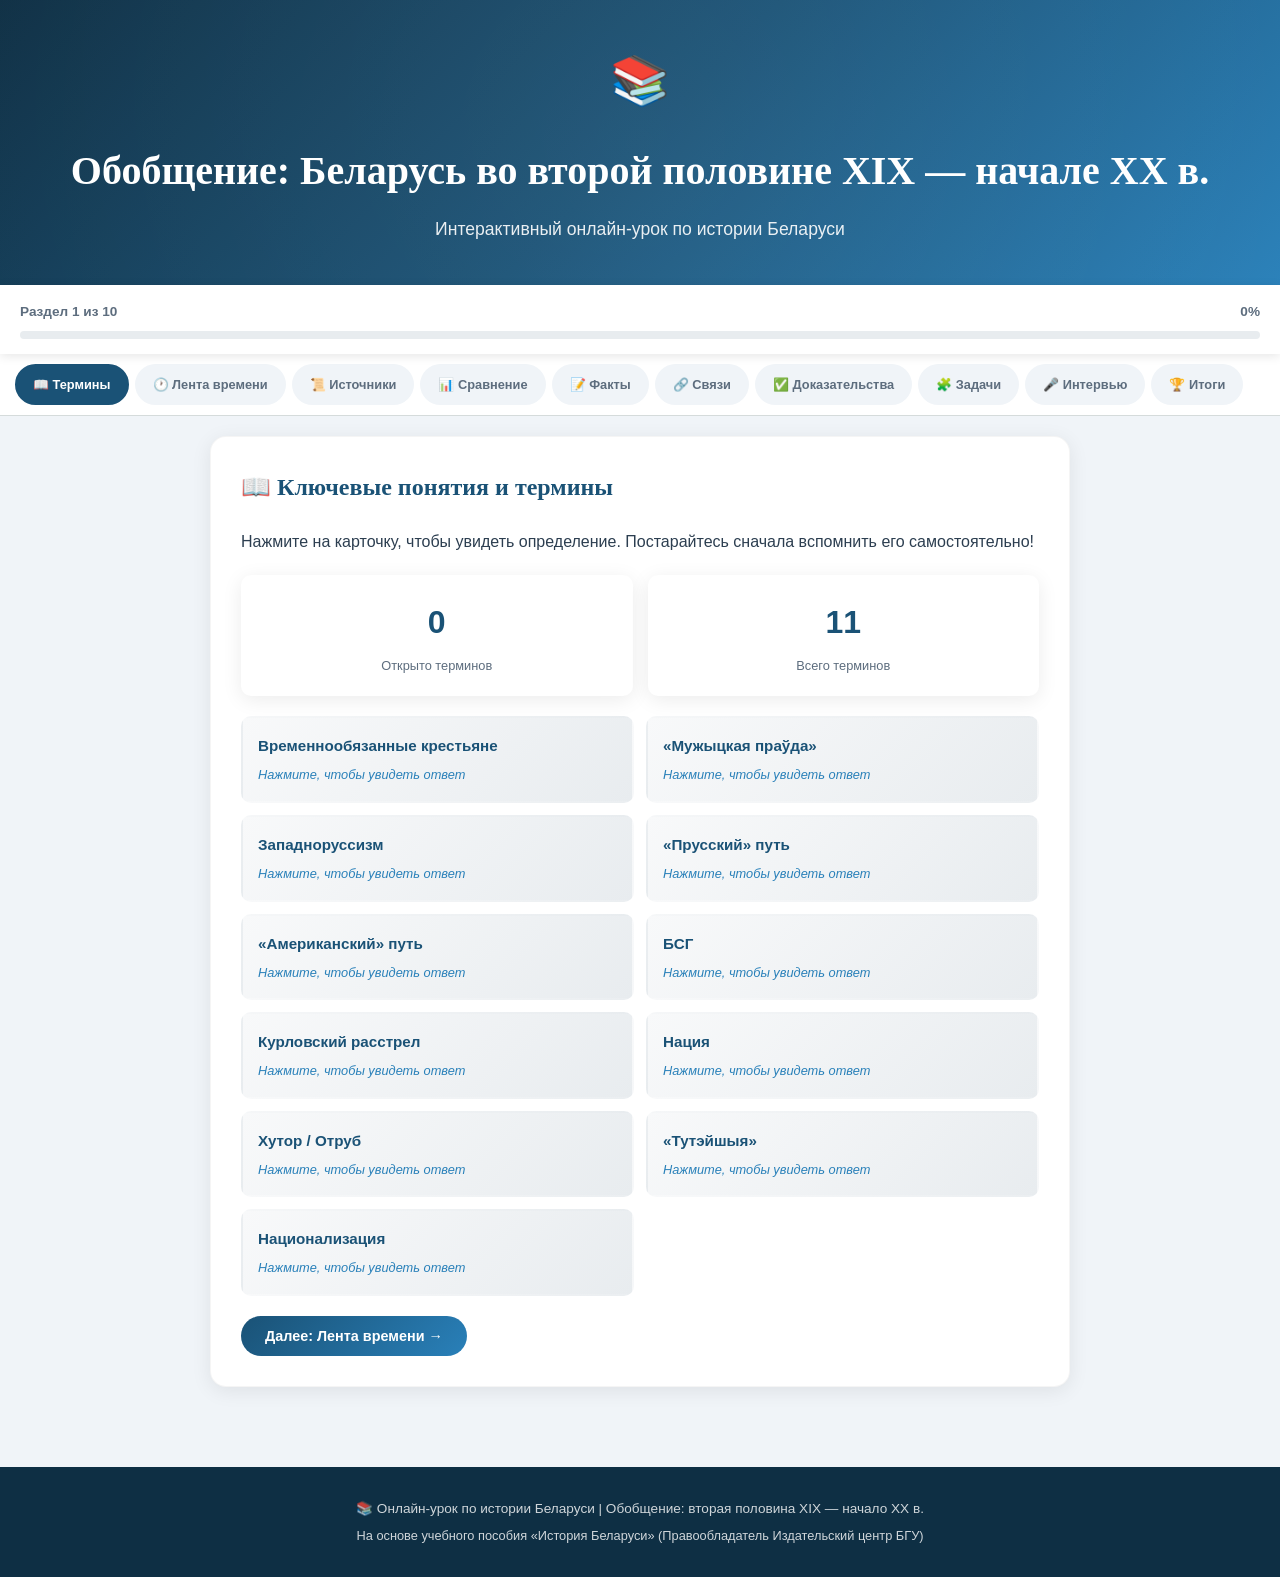
<file: examples/summary_8.html>
<!DOCTYPE html>
<html lang="ru">
<head>
    <meta charset="UTF-8">
    <meta name="viewport" content="width=device-width, initial-scale=1.0">
    <title>Онлайн-урок: Обобщение — Беларусь во второй половине XIX — начале XX в.</title>
    <style>

        :root {
            --primary: #1a5276;
            --primary-light: #2980b9;
            --primary-dark: #0e2f44;
            --accent: #e74c3c;
            --accent-light: #ff6b6b;
            --success: #27ae60;
            --success-light: #2ecc71;
            --warning: #f39c12;
            --warning-light: #f1c40f;
            --bg: #f0f4f8;
            --card-bg: #ffffff;
            --text: #2c3e50;
            --text-light: #5d6d7e;
            --border: #d5dbdb;
            --shadow: 0 4px 20px rgba(0,0,0,0.08);
            --shadow-hover: 0 8px 30px rgba(0,0,0,0.15);
            --radius: 16px;
            --radius-sm: 10px;
            --transition: all 0.3s cubic-bezier(0.4, 0, 0.2, 1);
        }

        * { margin: 0; padding: 0; box-sizing: border-box; }

        body {
            font-family: 'Inter', sans-serif;
            background: var(--bg);
            color: var(--text);
            line-height: 1.7;
            overflow-x: hidden;
        }

        .header {
            background: linear-gradient(135deg, var(--primary-dark) 0%, var(--primary) 50%, var(--primary-light) 100%);
            color: white;
            padding: 40px 20px;
            text-align: center;
            position: relative;
            overflow: hidden;
        }

        .header::before {
            content: '';
            position: absolute;
            top: -50%; left: -50%;
            width: 200%; height: 200%;
            background: radial-gradient(circle, rgba(255,255,255,0.05) 0%, transparent 70%);
            animation: headerPulse 8s ease-in-out infinite;
        }

        @keyframes headerPulse {
            0%, 100% { transform: scale(1); }
            50% { transform: scale(1.1); }
        }

        .header h1 {
            font-family: 'Merriweather', serif;
            font-size: clamp(1.5rem, 4vw, 2.5rem);
            margin-bottom: 10px;
            position: relative; z-index: 1;
        }

        .header p {
            font-size: clamp(0.9rem, 2vw, 1.1rem);
            opacity: 0.9;
            position: relative; z-index: 1;
        }

        .header .emoji-icon {
            font-size: 3rem;
            margin-bottom: 15px;
            display: block;
            position: relative; z-index: 1;
        }

        .progress-container {
            background: white;
            padding: 15px 20px;
            position: sticky;
            top: 0;
            z-index: 1000;
            box-shadow: 0 2px 10px rgba(0,0,0,0.1);
        }

        .progress-info {
            display: flex;
            justify-content: space-between;
            align-items: center;
            margin-bottom: 8px;
            font-size: 0.85rem;
            font-weight: 600;
            color: var(--text-light);
        }

        .progress-bar {
            width: 100%;
            height: 8px;
            background: #e8ecef;
            border-radius: 10px;
            overflow: hidden;
        }

        .progress-fill {
            height: 100%;
            background: linear-gradient(90deg, var(--primary-light), var(--success));
            border-radius: 10px;
            transition: width 0.5s ease;
            width: 0%;
        }

        .nav-tabs {
            display: flex;
            overflow-x: auto;
            background: white;
            padding: 10px 15px;
            gap: 6px;
            border-bottom: 1px solid var(--border);
            scrollbar-width: thin;
        }

        .nav-tabs::-webkit-scrollbar { height: 4px; }
        .nav-tabs::-webkit-scrollbar-thumb { background: var(--primary-light); border-radius: 4px; }

        .nav-tab {
            flex-shrink: 0;
            padding: 8px 16px;
            border: 2px solid transparent;
            border-radius: 25px;
            background: #f0f4f8;
            color: var(--text-light);
            font-size: 0.8rem;
            font-weight: 600;
            cursor: pointer;
            transition: var(--transition);
            white-space: nowrap;
        }

        .nav-tab:hover { background: #e8ecef; color: var(--primary); }
        .nav-tab.active { background: var(--primary); color: white; border-color: var(--primary); }
        .nav-tab.completed { background: var(--success-light); color: white; }

        .container {
            max-width: 900px;
            margin: 0 auto;
            padding: 20px;
        }

        .section {
            display: none;
            animation: fadeInUp 0.5s ease;
        }

        .section.active { display: block; }

        @keyframes fadeInUp {
            from { opacity: 0; transform: translateY(20px); }
            to { opacity: 1; transform: translateY(0); }
        }

        .card {
            background: var(--card-bg);
            border-radius: var(--radius);
            padding: 30px;
            margin-bottom: 20px;
            box-shadow: var(--shadow);
            transition: var(--transition);
            border: 1px solid rgba(0,0,0,0.04);
        }

        .card:hover { box-shadow: var(--shadow-hover); }

        .card h2 {
            font-family: 'Merriweather', serif;
            font-size: 1.5rem;
            color: var(--primary);
            margin-bottom: 20px;
            display: flex;
            align-items: center;
            gap: 10px;
        }

        .card h3 {
            font-size: 1.15rem;
            color: var(--primary-dark);
            margin: 20px 0 12px;
        }

        .card h4 {
            font-size: 1rem;
            color: var(--text);
            margin: 15px 0 8px;
        }

        /* Timeline Game */
        .timeline-game {
            background: linear-gradient(135deg, #f8f9fa, #e8ecef);
            border-radius: var(--radius-sm);
            padding: 25px;
            margin: 20px 0;
        }

        .timeline-slots {
            display: flex;
            flex-wrap: wrap;
            gap: 15px;
            justify-content: center;
            margin: 20px 0;
            min-height: 120px;
            padding: 15px;
            background: white;
            border-radius: var(--radius-sm);
            border: 2px dashed var(--border);
        }

        .timeline-slot {
            width: 200px;
            min-height: 100px;
            background: #f0f4f8;
            border: 2px dashed var(--primary-light);
            border-radius: var(--radius-sm);
            padding: 10px;
            display: flex;
            flex-direction: column;
            align-items: center;
            justify-content: flex-start;
            transition: var(--transition);
            position: relative;
        }

        .timeline-slot.drag-over {
            background: #d6eaf8;
            border-color: var(--primary);
            transform: scale(1.05);
        }

        .timeline-slot.correct {
            border-color: var(--success);
            background: #e8f5e9;
        }

        .timeline-slot.incorrect {
            border-color: var(--accent);
            background: #fde8e8;
            animation: shake 0.5s;
        }

        @keyframes shake {
            0%, 100% { transform: translateX(0); }
            25% { transform: translateX(-5px); }
            75% { transform: translateX(5px); }
        }

        .slot-year {
            font-weight: 800;
            font-size: 1.1rem;
            color: var(--primary);
            margin-bottom: 8px;
        }

        .slot-content {
            font-size: 0.85rem;
            text-align: center;
            color: var(--text);
            width: 100%;
        }

        .timeline-cards-pool {
            display: flex;
            flex-wrap: wrap;
            gap: 10px;
            justify-content: center;
            margin: 20px 0;
            padding: 15px;
            background: white;
            border-radius: var(--radius-sm);
            border: 2px solid var(--border);
            min-height: 80px;
        }

        .timeline-card {
            background: linear-gradient(135deg, var(--primary), var(--primary-light));
            color: white;
            padding: 12px 16px;
            border-radius: var(--radius-sm);
            cursor: grab;
            font-size: 0.85rem;
            font-weight: 600;
            box-shadow: 0 2px 8px rgba(0,0,0,0.15);
            transition: var(--transition);
            user-select: none;
            max-width: 180px;
            text-align: center;
        }

        .timeline-card:hover {
            transform: translateY(-3px);
            box-shadow: 0 4px 15px rgba(0,0,0,0.25);
        }

        .timeline-card.dragging {
            opacity: 0.5;
            cursor: grabbing;
        }

        .timeline-card.placed {
            background: linear-gradient(135deg, var(--success), var(--success-light));
            cursor: default;
        }

        .timeline-card.placed.incorrect-card {
            background: linear-gradient(135deg, var(--accent), var(--accent-light));
        }

        /* Comparison drag-drop */
        .comparison-game {
            margin: 20px 0;
        }

        .comparison-row {
            display: grid;
            grid-template-columns: 1fr 1fr 1fr;
            gap: 10px;
            margin: 10px 0;
            align-items: stretch;
        }

        .comparison-header {
            background: linear-gradient(135deg, var(--primary-dark), var(--primary));
            color: white;
            padding: 14px 12px;
            text-align: center;
            font-weight: 600;
            border-radius: var(--radius-sm);
            font-size: 0.85rem;
        }

        .comparison-cell {
            background: white;
            border: 2px dashed var(--border);
            border-radius: var(--radius-sm);
            padding: 12px;
            min-height: 60px;
            display: flex;
            align-items: center;
            justify-content: center;
            text-align: center;
            transition: var(--transition);
            position: relative;
        }

        .comparison-cell.drag-over {
            background: #d6eaf8;
            border-color: var(--primary);
        }

        .comparison-cell.correct {
            border-color: var(--success);
            background: #e8f5e9;
        }

        .comparison-cell.incorrect {
            border-color: var(--accent);
            background: #fde8e8;
            animation: shake 0.5s;
        }

        .comparison-cell .cell-label {
            font-weight: 600;
            color: var(--primary-dark);
            font-size: 0.9rem;
        }

        .drag-card {
            background: linear-gradient(135deg, var(--warning), #e67e22);
            color: white;
            padding: 10px 14px;
            border-radius: 8px;
            cursor: grab;
            font-size: 0.82rem;
            font-weight: 600;
            box-shadow: 0 2px 6px rgba(0,0,0,0.15);
            transition: var(--transition);
            display: inline-block;
            margin: 4px;
            user-select: none;
        }

        .drag-card:hover {
            transform: translateY(-2px);
            box-shadow: 0 4px 12px rgba(0,0,0,0.2);
        }

        .drag-card.dragging {
            opacity: 0.5;
            cursor: grabbing;
        }

        .drag-card.placed {
            background: linear-gradient(135deg, var(--success), var(--success-light));
            cursor: default;
        }

        .drag-card.placed.incorrect-card {
            background: linear-gradient(135deg, var(--accent), var(--accent-light));
        }

        .cards-pool {
            display: flex;
            flex-wrap: wrap;
            gap: 8px;
            justify-content: center;
            padding: 15px;
            background: #f8f9fa;
            border-radius: var(--radius-sm);
            margin: 15px 0;
            min-height: 60px;
            border: 2px solid var(--border);
        }

        /* Dropdown for summary table */
        .summary-dropdown {
            width: 100%;
            padding: 8px 12px;
            border: 2px solid var(--border);
            border-radius: 6px;
            font-size: 0.82rem;
            font-family: 'Inter', sans-serif;
            background: white;
            cursor: pointer;
            transition: var(--transition);
        }

        .summary-dropdown:focus {
            outline: none;
            border-color: var(--primary-light);
            box-shadow: 0 0 0 3px rgba(41,128,185,0.1);
        }

        .summary-dropdown.correct {
            border-color: var(--success);
            background: #e8f5e9;
        }

        .summary-dropdown.incorrect {
            border-color: var(--accent);
            background: #fde8e8;
        }

        /* Interview hidden answers */
        .interview-hidden {
            display: none;
        }

        .interview-hidden.show {
            display: block;
            animation: fadeInUp 0.4s ease;
        }

        .reveal-interview-btn {
            background: linear-gradient(135deg, var(--primary), var(--primary-light));
            color: white;
            border: none;
            padding: 10px 20px;
            border-radius: 25px;
            font-size: 0.9rem;
            font-weight: 600;
            cursor: pointer;
            margin: 10px 0;
            transition: var(--transition);
            font-family: 'Inter', sans-serif;
        }

        .reveal-interview-btn:hover {
            transform: translateY(-2px);
            box-shadow: 0 4px 15px rgba(26,82,118,0.4);
        }

        /* Terms */
        .terms-grid {
            display: grid;
            grid-template-columns: repeat(auto-fill, minmax(280px, 1fr));
            gap: 12px;
            margin: 15px 0;
        }

        .term-card {
            background: linear-gradient(135deg, #f8f9fa 0%, #e8ecef 100%);
            border-radius: var(--radius-sm);
            padding: 15px;
            cursor: pointer;
            transition: var(--transition);
            border: 2px solid transparent;
        }

        .term-card:hover {
            border-color: var(--primary-light);
            transform: translateY(-2px);
        }

        .term-card.revealed {
            background: linear-gradient(135deg, #e8f5e9 0%, #c8e6c9 100%);
            border-color: var(--success);
        }

        .term-name {
            font-weight: 700;
            color: var(--primary);
            font-size: 0.95rem;
            margin-bottom: 5px;
        }

        .term-def {
            font-size: 0.85rem;
            color: var(--text-light);
            display: none;
        }

        .term-def.show {
            display: block;
            animation: fadeInUp 0.3s ease;
        }

        .term-hint {
            font-size: 0.8rem;
            color: var(--primary-light);
            font-style: italic;
        }

        /* Source analysis */
        .source-block {
            background: linear-gradient(135deg, #fdf6e3 0%, #fef9ef 100%);
            border-left: 5px solid var(--warning);
            border-radius: 0 var(--radius-sm) var(--radius-sm) 0;
            padding: 20px 25px;
            margin: 15px 0;
            font-style: italic;
            font-family: 'Merriweather', serif;
            font-size: 0.95rem;
            line-height: 1.8;
        }

        .source-author {
            text-align: right;
            font-weight: 600;
            color: var(--text-light);
            margin-top: 10px;
            font-style: normal;
        }

        .keywords-table {
            width: 100%;
            border-collapse: separate;
            border-spacing: 0;
            margin: 15px 0;
            border-radius: var(--radius-sm);
            overflow: hidden;
            box-shadow: var(--shadow);
        }

        .keywords-table th {
            background: var(--primary);
            color: white;
            padding: 12px 16px;
            text-align: left;
            font-weight: 600;
            font-size: 0.9rem;
        }

        .keywords-table td {
            padding: 12px 16px;
            border-bottom: 1px solid var(--border);
            font-size: 0.88rem;
            vertical-align: top;
        }

        .keywords-table tr:nth-child(even) td { background: #f8f9fa; }
        .keywords-table tr:hover td { background: #e8f4fd; }

        .keyword-highlight {
            background: linear-gradient(120deg, #ffeaa7 0%, #fdcb6e 100%);
            padding: 2px 6px;
            border-radius: 4px;
            font-weight: 600;
        }

        /* Comparison table static */
        .comparison-table {
            width: 100%;
            border-collapse: separate;
            border-spacing: 0;
            margin: 15px 0;
            border-radius: var(--radius-sm);
            overflow: hidden;
            box-shadow: var(--shadow);
            font-size: 0.85rem;
        }

        .comparison-table th {
            background: linear-gradient(135deg, var(--primary-dark), var(--primary));
            color: white;
            padding: 14px 12px;
            text-align: center;
            font-weight: 600;
        }

        .comparison-table td {
            padding: 12px;
            border-bottom: 1px solid var(--border);
            vertical-align: top;
        }

        .comparison-table td:first-child {
            font-weight: 600;
            background: #f0f4f8;
            color: var(--primary-dark);
        }

        .comparison-table tr:hover td { background: #e8f4fd; }
        .comparison-table tr:hover td:first-child { background: #d6eaf8; }

        /* Quiz */
        .quiz-container { margin: 15px 0; }

        .quiz-question {
            background: white;
            border-radius: var(--radius-sm);
            padding: 25px;
            margin-bottom: 15px;
            border: 2px solid var(--border);
            transition: var(--transition);
        }

        .quiz-question.correct { border-color: var(--success); background: #e8f5e9; }
        .quiz-question.incorrect { border-color: var(--accent); background: #fde8e8; }

        .quiz-text {
            font-weight: 600;
            font-size: 1rem;
            margin-bottom: 15px;
            color: var(--primary-dark);
        }

        .quiz-options {
            display: flex;
            flex-direction: column;
            gap: 8px;
        }

        .quiz-option {
            padding: 12px 18px;
            border: 2px solid var(--border);
            border-radius: var(--radius-sm);
            cursor: pointer;
            transition: var(--transition);
            font-size: 0.9rem;
            display: flex;
            align-items: center;
            gap: 10px;
        }

        .quiz-option:hover {
            border-color: var(--primary-light);
            background: #e8f4fd;
        }

        .quiz-option.selected {
            border-color: var(--primary);
            background: #d6eaf8;
        }

        .quiz-option.correct-answer {
            border-color: var(--success);
            background: #e8f5e9;
        }

        .quiz-option.wrong-answer {
            border-color: var(--accent);
            background: #fde8e8;
        }

        .quiz-option-letter {
            width: 30px;
            height: 30px;
            border-radius: 50%;
            background: var(--border);
            display: flex;
            align-items: center;
            justify-content: center;
            font-weight: 700;
            font-size: 0.85rem;
            flex-shrink: 0;
        }

        .quiz-feedback {
            display: none;
            margin-top: 12px;
            padding: 12px 16px;
            border-radius: var(--radius-sm);
            font-size: 0.88rem;
        }

        .quiz-feedback.show { display: block; animation: fadeInUp 0.3s ease; }
        .quiz-feedback.correct { background: #e8f5e9; color: #1b5e20; border: 1px solid #a5d6a7; }
        .quiz-feedback.incorrect { background: #fde8e8; color: #b71c1c; border: 1px solid #ef9a9a; }

        /* Cause-effect */
        .cause-effect {
            display: flex;
            align-items: center;
            gap: 15px;
            margin: 15px 0;
            padding: 20px;
            background: #f0f4f8;
            border-radius: var(--radius-sm);
            flex-wrap: wrap;
        }

        .cause-box, .effect-box {
            flex: 1;
            min-width: 200px;
            padding: 15px;
            border-radius: var(--radius-sm);
            text-align: center;
            font-weight: 600;
            font-size: 0.9rem;
        }

        .cause-box {
            background: linear-gradient(135deg, #3498db, #2980b9);
            color: white;
        }

        .effect-box {
            background: linear-gradient(135deg, #e74c3c, #c0392b);
            color: white;
        }

        .arrow-box {
            font-size: 2rem;
            color: var(--primary);
            flex-shrink: 0;
        }

        .mechanism {
            width: 100%;
            background: white;
            padding: 15px;
            border-radius: var(--radius-sm);
            margin-top: 10px;
            font-size: 0.88rem;
            display: none;
            border: 1px solid var(--border);
        }

        .mechanism.show { display: block; animation: fadeInUp 0.3s ease; }

        /* Proof cards */
        .proof-card {
            background: white;
            border-radius: var(--radius-sm);
            padding: 20px;
            margin: 10px 0;
            border-left: 4px solid var(--primary);
            cursor: pointer;
            transition: var(--transition);
        }

        .proof-card:hover { box-shadow: var(--shadow-hover); }

        .proof-card h4 {
            display: flex;
            justify-content: space-between;
            align-items: center;
        }

        .proof-card .toggle-icon {
            transition: transform 0.3s ease;
            font-size: 1.2rem;
        }

        .proof-card.open .toggle-icon { transform: rotate(180deg); }

        .proof-details {
            display: none;
            margin-top: 15px;
            padding-top: 15px;
            border-top: 1px solid var(--border);
        }

        .proof-details.show { display: block; animation: fadeInUp 0.3s ease; }

        .proof-list {
            list-style: none;
            padding: 0;
        }

        .proof-list li {
            padding: 8px 0 8px 25px;
            position: relative;
            font-size: 0.9rem;
        }

        .proof-list li::before {
            content: '✓';
            position: absolute;
            left: 0;
            color: var(--success);
            font-weight: bold;
        }

        /* Interview */
        .interview-container {
            background: linear-gradient(135deg, #f8f9fa 0%, #e8ecef 100%);
            border-radius: var(--radius);
            padding: 25px;
            margin: 15px 0;
        }

        .interview-person {
            display: flex;
            align-items: center;
            gap: 15px;
            margin-bottom: 20px;
        }

        .interview-avatar {
            width: 60px;
            height: 60px;
            border-radius: 50%;
            background: var(--primary);
            display: flex;
            align-items: center;
            justify-content: center;
            font-size: 1.5rem;
            color: white;
            flex-shrink: 0;
        }

        .interview-name {
            font-weight: 700;
            font-size: 1.1rem;
            color: var(--primary-dark);
        }

        .interview-role {
            font-size: 0.85rem;
            color: var(--text-light);
        }

        .dialogue-line {
            display: flex;
            gap: 12px;
            margin: 12px 0;
            align-items: flex-start;
        }

        .dialogue-speaker {
            font-weight: 700;
            color: var(--primary);
            font-size: 0.85rem;
            min-width: 100px;
            flex-shrink: 0;
        }

        .dialogue-text {
            font-size: 0.9rem;
            line-height: 1.6;
            background: white;
            padding: 12px 16px;
            border-radius: 0 var(--radius-sm) var(--radius-sm) var(--radius-sm);
            box-shadow: 0 2px 8px rgba(0,0,0,0.05);
        }

        /* Summary table */
        .summary-table {
            width: 100%;
            border-collapse: separate;
            border-spacing: 0;
            border-radius: var(--radius-sm);
            overflow: hidden;
            box-shadow: var(--shadow);
            font-size: 0.82rem;
            margin: 15px 0;
        }

        .summary-table th {
            background: linear-gradient(135deg, var(--primary-dark), var(--primary));
            color: white;
            padding: 14px 10px;
            text-align: center;
            font-weight: 600;
            font-size: 0.85rem;
        }

        .summary-table td {
            padding: 10px;
            border-bottom: 1px solid var(--border);
            vertical-align: top;
        }

        .summary-table tr:nth-child(even) td { background: #f8f9fa; }

        /* Buttons */
        .btn {
            display: inline-flex;
            align-items: center;
            gap: 8px;
            padding: 12px 24px;
            border: none;
            border-radius: 25px;
            font-size: 0.9rem;
            font-weight: 600;
            cursor: pointer;
            transition: var(--transition);
            font-family: 'Inter', sans-serif;
        }

        .btn-primary {
            background: linear-gradient(135deg, var(--primary), var(--primary-light));
            color: white;
        }

        .btn-primary:hover {
            transform: translateY(-2px);
            box-shadow: 0 4px 15px rgba(26,82,118,0.4);
        }

        .btn-success {
            background: linear-gradient(135deg, var(--success), var(--success-light));
            color: white;
        }

        .btn-success:hover {
            transform: translateY(-2px);
            box-shadow: 0 4px 15px rgba(39,174,96,0.4);
        }

        .btn-accent {
            background: linear-gradient(135deg, var(--accent), var(--accent-light));
            color: white;
        }

        .btn-outline {
            background: transparent;
            border: 2px solid var(--primary);
            color: var(--primary);
        }

        .btn-outline:hover {
            background: var(--primary);
            color: white;
        }

        .btn-group {
            display: flex;
            gap: 10px;
            margin-top: 20px;
            flex-wrap: wrap;
        }

        .btn-check {
            background: linear-gradient(135deg, var(--warning), #e67e22);
            color: white;
            padding: 10px 20px;
        }

        /* Score display */
        .score-display {
            background: linear-gradient(135deg, var(--primary), var(--primary-light));
            color: white;
            border-radius: var(--radius);
            padding: 30px;
            text-align: center;
            margin: 20px 0;
        }

        .score-number {
            font-size: 3rem;
            font-weight: 800;
        }

        .score-label {
            font-size: 1rem;
            opacity: 0.9;
        }

        /* Accordion */
        .accordion-item {
            background: white;
            border-radius: var(--radius-sm);
            margin: 8px 0;
            overflow: hidden;
            box-shadow: 0 2px 8px rgba(0,0,0,0.05);
            border: 1px solid var(--border);
        }

        .accordion-header {
            padding: 16px 20px;
            cursor: pointer;
            display: flex;
            justify-content: space-between;
            align-items: center;
            font-weight: 600;
            transition: var(--transition);
        }

        .accordion-header:hover { background: #f0f4f8; }

        .accordion-body {
            display: none;
            padding: 0 20px 20px;
            font-size: 0.9rem;
        }

        .accordion-body.show { display: block; animation: fadeInUp 0.3s ease; }

        /* Alert boxes */
        .alert {
            padding: 15px 20px;
            border-radius: var(--radius-sm);
            margin: 15px 0;
            font-size: 0.9rem;
        }

        .alert-info {
            background: #e3f2fd;
            border: 1px solid #90caf9;
            color: #1565c0;
        }

        .alert-success {
            background: #e8f5e9;
            border: 1px solid #a5d6a7;
            color: #2e7d32;
        }

        .alert-warning {
            background: #fff3e0;
            border: 1px solid #ffcc80;
            color: #e65100;
        }

        .alert-tip {
            background: #f3e5f5;
            border: 1px solid #ce93d8;
            color: #6a1b9a;
        }

        /* Interactive reveal button */
        .reveal-btn {
            display: inline-block;
            background: linear-gradient(135deg, #667eea, #764ba2);
            color: white;
            padding: 8px 18px;
            border-radius: 20px;
            font-size: 0.85rem;
            font-weight: 600;
            cursor: pointer;
            border: none;
            transition: var(--transition);
            margin: 5px 0;
        }

        .reveal-btn:hover {
            transform: translateY(-1px);
            box-shadow: 0 4px 12px rgba(102,126,234,0.4);
        }

        /* Textarea for answers */
        .answer-textarea {
            width: 100%;
            min-height: 120px;
            padding: 15px;
            border: 2px solid var(--border);
            border-radius: var(--radius-sm);
            font-family: 'Inter', sans-serif;
            font-size: 0.9rem;
            resize: vertical;
            transition: var(--transition);
        }

        .answer-textarea:focus {
            outline: none;
            border-color: var(--primary-light);
            box-shadow: 0 0 0 3px rgba(41,128,185,0.1);
        }

        /* Badge */
        .badge {
            display: inline-block;
            padding: 4px 10px;
            border-radius: 12px;
            font-size: 0.75rem;
            font-weight: 700;
        }

        .badge-primary { background: #d6eaf8; color: var(--primary); }
        .badge-success { background: #d5f5e3; color: var(--success); }
        .badge-warning { background: #fdebd0; color: #e67e22; }
        .badge-accent { background: #fadbd8; color: var(--accent); }

        /* Footer */
        .footer {
            background: var(--primary-dark);
            color: white;
            text-align: center;
            padding: 30px;
            margin-top: 40px;
        }

        .footer p {
            opacity: 0.8;
            font-size: 0.85rem;
        }

        /* Responsive */
        @media (max-width: 768px) {
            .comparison-row { grid-template-columns: 1fr; }
            .comparison-header { display: none; }
            .comparison-cell { margin: 5px 0; }
            .timeline-slots { flex-direction: column; align-items: center; }
            .timeline-slot { width: 100%; max-width: 300px; }
        }

        @media (max-width: 600px) {
            .container { padding: 10px; }
            .card { padding: 20px; }
            .terms-grid { grid-template-columns: 1fr; }
            .cause-effect { flex-direction: column; }
            .arrow-box { transform: rotate(90deg); }
            .comparison-table { font-size: 0.75rem; }
            .comparison-table td, .comparison-table th { padding: 8px 6px; }
            .dialogue-line { flex-direction: column; gap: 5px; }
            .dialogue-speaker { min-width: unset; }
        }

        /* Scroll to top */
        .scroll-top {
            position: fixed;
            bottom: 30px;
            right: 30px;
            width: 50px;
            height: 50px;
            border-radius: 50%;
            background: var(--primary);
            color: white;
            border: none;
            font-size: 1.3rem;
            cursor: pointer;
            box-shadow: 0 4px 15px rgba(0,0,0,0.3);
            transition: var(--transition);
            display: none;
            z-index: 999;
        }

        .scroll-top.visible {
            display: flex;
            align-items: center;
            justify-content: center;
        }

        .scroll-top:hover {
            transform: translateY(-3px);
            background: var(--primary-light);
        }

        .highlight { background: linear-gradient(120deg, #a8edea 0%, #fed6e3 100%); padding: 2px 5px; border-radius: 3px; }
        .highlight-yellow { background: #ffeaa7; padding: 2px 5px; border-radius: 3px; }
        .highlight-green { background: #a8edea; padding: 2px 5px; border-radius: 3px; }

        .conclusion-box {
            background: linear-gradient(135deg, #667eea22, #764ba222);
            border: 2px solid #667eea;
            border-radius: var(--radius-sm);
            padding: 20px;
            margin: 15px 0;
        }

        .conclusion-box h4 { color: #667eea; margin-bottom: 10px; }

        .stats-grid {
            display: grid;
            grid-template-columns: repeat(auto-fit, minmax(150px, 1fr));
            gap: 15px;
            margin: 20px 0;
        }

        .stat-card {
            background: white;
            border-radius: var(--radius-sm);
            padding: 20px;
            text-align: center;
            box-shadow: var(--shadow);
        }

        .stat-number {
            font-size: 2rem;
            font-weight: 800;
            color: var(--primary);
        }

        .stat-label {
            font-size: 0.8rem;
            color: var(--text-light);
            margin-top: 5px;
        }

        .hidden-answer {
            display: none;
            margin-top: 10px;
            padding: 15px;
            background: #e8f5e9;
            border-radius: var(--radius-sm);
            border: 1px solid #a5d6a7;
        }

        .hidden-answer.show { display: block; animation: fadeInUp 0.3s ease; }

        .check-result {
            font-weight: 700;
            margin-top: 10px;
            padding: 10px;
            border-radius: var(--radius-sm);
            text-align: center;
        }

        .check-result.success {
            background: #e8f5e9;
            color: #1b5e20;
            border: 1px solid #a5d6a7;
        }

        .check-result.error {
            background: #fde8e8;
            color: #b71c1c;
            border: 1px solid #ef9a9a;
        }
    </style>
</head>
<body>

<!-- Header -->
<div class="header">
    <span class="emoji-icon">📚</span>
    <h1>Обобщение: Беларусь во второй половине XIX — начале XX в.</h1>
    <p>Интерактивный онлайн-урок по истории Беларуси</p>
</div>

<!-- Progress Bar -->
<div class="progress-container">
    <div class="progress-info">
        <span id="progress-text">Раздел 1 из 10</span>
        <span id="progress-percent">0%</span>
    </div>
    <div class="progress-bar">
        <div class="progress-fill" id="progress-fill"></div>
    </div>
</div>

<!-- Navigation Tabs -->
<div class="nav-tabs" id="nav-tabs">
    <div class="nav-tab active" onclick="showSection(0)">📖 Термины</div>
    <div class="nav-tab" onclick="showSection(1)">🕐 Лента времени</div>
    <div class="nav-tab" onclick="showSection(2)">📜 Источники</div>
    <div class="nav-tab" onclick="showSection(3)">📊 Сравнение</div>
    <div class="nav-tab" onclick="showSection(4)">📝 Факты</div>
    <div class="nav-tab" onclick="showSection(5)">🔗 Связи</div>
    <div class="nav-tab" onclick="showSection(6)">✅ Доказательства</div>
    <div class="nav-tab" onclick="showSection(7)">🧩 Задачи</div>
    <div class="nav-tab" onclick="showSection(8)">🎤 Интервью</div>
    <div class="nav-tab" onclick="showSection(9)">🏆 Итоги</div>
</div>

<div class="container">
  <!-- Section 0: Terms -->
    <div class="section active" id="section-0">
        <div class="card">
            <h2>📖 Ключевые понятия и термины</h2>
            <p>Нажмите на карточку, чтобы увидеть определение. Постарайтесь сначала вспомнить его самостоятельно!</p>

            <div class="stats-grid" style="margin: 20px 0;">
                <div class="stat-card">
                    <div class="stat-number" id="terms-revealed">0</div>
                    <div class="stat-label">Открыто терминов</div>
                </div>
                <div class="stat-card">
                    <div class="stat-number">11</div>
                    <div class="stat-label">Всего терминов</div>
                </div>
            </div>

            <div class="terms-grid">
                <div class="term-card" onclick="revealTerm(this)">
                    <div class="term-name">Временнообязанные крестьяне</div>
                    <div class="term-hint">Нажмите, чтобы увидеть ответ</div>
                    <div class="term-def">Крестьяне, которые после отмены крепостного права в 1861 г. продолжали выполнять повинности в пользу помещика до заключения выкупной сделки.</div>
                </div>
                <div class="term-card" onclick="revealTerm(this)">
                    <div class="term-name">«Мужыцкая праўда»</div>
                    <div class="term-hint">Нажмите, чтобы увидеть ответ</div>
                    <div class="term-def">Подпольная газета К. Калиновского (1862–1863), обращённая к белорусским крестьянам, призывавшая к борьбе за свободу и справедливость.</div>
                </div>
                <div class="term-card" onclick="revealTerm(this)">
                    <div class="term-name">Западноруссизм</div>
                    <div class="term-hint">Нажмите, чтобы увидеть ответ</div>
                    <div class="term-def">Идеология, отрицавшая самостоятельность белорусского народа, рассматривавшая белорусов как часть «общерусского» народа.</div>
                </div>
                <div class="term-card" onclick="revealTerm(this)">
                    <div class="term-name">«Прусский» путь</div>
                    <div class="term-hint">Нажмите, чтобы увидеть ответ</div>
                    <div class="term-def">Путь развития капитализма в сельском хозяйстве через медленное приспособление помещичьего хозяйства к рынку при сохранении крупного землевладения.</div>
                </div>
                <div class="term-card" onclick="revealTerm(this)">
                    <div class="term-name">«Американский» путь</div>
                    <div class="term-hint">Нажмите, чтобы увидеть ответ</div>
                    <div class="term-def">Путь развития капитализма через свободное фермерское хозяйство. В Беларуси — через хутора и отруба (столыпинская реформа).</div>
                </div>
                <div class="term-card" onclick="revealTerm(this)">
                    <div class="term-name">БСГ</div>
                    <div class="term-hint">Нажмите, чтобы увидеть ответ</div>
                    <div class="term-def">Белорусская социалистическая громада — первая белорусская национальная политическая партия (1903 г.).</div>
                </div>
                <div class="term-card" onclick="revealTerm(this)">
                    <div class="term-name">Курловский расстрел</div>
                    <div class="term-hint">Нажмите, чтобы увидеть ответ</div>
                    <div class="term-def">Расстрел мирной демонстрации в Минске 18 октября 1905 г. по приказу губернатора Курлова. Погибло около 100 человек.</div>
                </div>
                <div class="term-card" onclick="revealTerm(this)">
                    <div class="term-name">Нация</div>
                    <div class="term-hint">Нажмите, чтобы увидеть ответ</div>
                    <div class="term-def">Историческая общность людей с общей территорией, экономическими связями, литературным языком, культурой и национальным самосознанием.</div>
                </div>
                <div class="term-card" onclick="revealTerm(this)">
                    <div class="term-name">Хутор / Отруб</div>
                    <div class="term-hint">Нажмите, чтобы увидеть ответ</div>
                    <div class="term-def">Хутор — обособленный участок с усадьбой вне деревни. Отруб — участок земли из общинной в одном месте, но без переноса усадьбы. Формы столыпинской реформы.</div>
                </div>
                <div class="term-card" onclick="revealTerm(this)">
                    <div class="term-name">«Тутэйшыя»</div>
                    <div class="term-hint">Нажмите, чтобы увидеть ответ</div>
                    <div class="term-def">«Здешние» — самоназвание белорусских крестьян, отражавшее слабое национальное самосознание: люди определяли себя по месту, а не по национальности.</div>
                </div>
                <div class="term-card" onclick="revealTerm(this)">
                    <div class="term-name">Национализация</div>
                    <div class="term-hint">Нажмите, чтобы увидеть ответ</div>
                    <div class="term-def">Передача частной собственности (земли, предприятий) в государственную. Требование ряда революционных партий начала XX в.</div>
                </div>
            </div>

            <div class="btn-group">
                <button class="btn btn-primary" onclick="showSection(1)">Далее: Лента времени →</button>
            </div>
        </div>
    </div>

    <!-- Section 1: Timeline (Interactive) -->
    <div class="section" id="section-1">
        <div class="card">
            <h2>🕐 Лента времени: ключевые события</h2>
            <p><strong>Задание:</strong> Перетащите карточки с описаниями событий в соответствующие ячейки с датами. Нажмите «Проверить», чтобы увидеть результат.</p>

            <div class="alert alert-tip">💡 Перетащите карточку из нижнего ряда в нужную ячейку с датой.</div>

            <div class="timeline-game">
                <div class="timeline-slots" id="timeline-slots">
                    <div class="timeline-slot" data-year="1861" ondrop="dropTimeline(event)" ondragover="allowDropTimeline(event)" ondragleave="leaveDropTimeline(event)">
                        <div class="slot-year">1861 г.</div>
                        <div class="slot-content">Перетащите сюда описание события</div>
                    </div>
                    <div class="timeline-slot" data-year="1863" ondrop="dropTimeline(event)" ondragover="allowDropTimeline(event)" ondragleave="leaveDropTimeline(event)">
                        <div class="slot-year">1863–1864 гг.</div>
                        <div class="slot-content">Перетащите сюда описание события</div>
                    </div>
                    <div class="timeline-slot" data-year="1884" ondrop="dropTimeline(event)" ondragover="allowDropTimeline(event)" ondragleave="leaveDropTimeline(event)">
                        <div class="slot-year">1884 г.</div>
                        <div class="slot-content">Перетащите сюда описание события</div>
                    </div>
                    <div class="timeline-slot" data-year="1903" ondrop="dropTimeline(event)" ondragover="allowDropTimeline(event)" ondragleave="leaveDropTimeline(event)">
                        <div class="slot-year">1903 г.</div>
                        <div class="slot-content">Перетащите сюда описание события</div>
                    </div>
                    <div class="timeline-slot" data-year="1905" ondrop="dropTimeline(event)" ondragover="allowDropTimeline(event)" ondragleave="leaveDropTimeline(event)">
                        <div class="slot-year">1905 г.</div>
                        <div class="slot-content">Перетащите сюда описание события</div>
                    </div>
                    <div class="timeline-slot" data-year="1906" ondrop="dropTimeline(event)" ondragover="allowDropTimeline(event)" ondragleave="leaveDropTimeline(event)">
                        <div class="slot-year">1906 г.</div>
                        <div class="slot-content">Перетащите сюда описание события</div>
                    </div>
                    <div class="timeline-slot" data-year="1914" ondrop="dropTimeline(event)" ondragover="allowDropTimeline(event)" ondragleave="leaveDropTimeline(event)">
                        <div class="slot-year">1914 г.</div>
                        <div class="slot-content">Перетащите сюда описание события</div>
                    </div>
                </div>

                <div class="timeline-cards-pool" id="timeline-pool">
                    <div class="timeline-card" draggable="true" data-answer="1861" ondragstart="dragTimeline(event)">Отмена крепостного права. Манифест Александра II.</div>
                    <div class="timeline-card" draggable="true" data-answer="1863" ondragstart="dragTimeline(event)">Восстание под руководством К. Калиновского в Польше, Литве и Беларуси.</div>
                    <div class="timeline-card" draggable="true" data-answer="1884" ondragstart="dragTimeline(event)">Деятельность студентов-гомоновцев — первая организация, признавшая белорусов самостоятельным народом.</div>
                    <div class="timeline-card" draggable="true" data-answer="1903" ondragstart="dragTimeline(event)">Оформление БСГ — первой белорусской национальной политической партии.</div>
                    <div class="timeline-card" draggable="true" data-answer="1905" ondragstart="dragTimeline(event)">Курловский расстрел мирной демонстрации в Минске. Погибло около 100 человек.</div>
                    <div class="timeline-card" draggable="true" data-answer="1906" ondragstart="dragTimeline(event)">Начало столыпинской аграрной реформы: хутора, отруба, выход из общины.</div>
                    <div class="timeline-card" draggable="true" data-answer="1914" ondragstart="dragTimeline(event)">Начало Первой мировой войны. Беларусь стала прифронтовой зоной.</div>
                </div>

                <div class="btn-group" style="justify-content: center;">
                    <button class="btn btn-check" onclick="checkTimeline()">✅ Проверить ленту времени</button>
                    <button class="btn btn-outline" onclick="resetTimeline()">🔄 Сбросить</button>
                </div>
                <div id="timeline-result"></div>
            </div>

            <div class="alert alert-info" style="margin-top: 20px;">
                <strong>После заполнения ленты времени:</strong> Выскажите своё собственное отношение, в том числе эмоциональное, к обозначенным событиям и поясните его.
            </div>

            <div class="accordion-item">
                <div class="accordion-header" onclick="toggleAccordion(this)">
                    <span><strong>1861 г.</strong> — Образец ответа <span class="badge badge-primary">Реформа</span></span>
                    <span class="toggle-icon">▼</span>
                </div>
                <div class="accordion-body">
                    <div class="conclusion-box">
                        <h4>💬 Образец ответа:</h4>
                        <p>«Отмена крепостного права — прогрессивное, но половинчатое событие. Крестьяне получили свободу, но остались временнообязанными, должны были платить выкупные платежи, получили урезанные наделы. Моё отношение — двойственное: радость от конца рабства и горечь от несправедливости условий.»</p>
                    </div>
                    <textarea class="answer-textarea" placeholder="Напишите своё отношение к этому событию..."></textarea>
                </div>
            </div>

            <div class="accordion-item">
                <div class="accordion-header" onclick="toggleAccordion(this)">
                    <span><strong>1863–1864 гг.</strong> — Образец ответа <span class="badge badge-accent">Восстание</span></span>
                    <span class="toggle-icon">▼</span>
                </div>
                <div class="accordion-body">
                    <div class="conclusion-box">
                        <h4>💬 Образец ответа:</h4>
                        <p>«Восстание вызывает уважение к мужеству его участников. К. Калиновский стал символом борьбы. Несмотря на поражение, власти улучшили условия реформы: отменили временнообязанное положение, снизили выкупные платежи на 20%. Казнь Калиновского вызывает чувство сострадания и гордости.»</p>
                    </div>
                    <textarea class="answer-textarea" placeholder="Напишите своё отношение..."></textarea>
                </div>
            </div>

            <div class="accordion-item">
                <div class="accordion-header" onclick="toggleAccordion(this)">
                    <span><strong>1905 г.</strong> — Образец ответа <span class="badge badge-accent">Трагедия</span></span>
                    <span class="toggle-icon">▼</span>
                </div>
                <div class="accordion-body">
                    <div class="conclusion-box">
                        <h4>💬 Образец ответа:</h4>
                        <p>«Курловский расстрел вызывает возмущение и скорбь. Мирные люди были расстреляны сразу после объявления свобод по Манифесту 17 октября. Это показало готовность властей применять насилие.»</p>
                    </div>
                    <textarea class="answer-textarea" placeholder="Напишите своё отношение..."></textarea>
                </div>
            </div>

            <div class="btn-group">
                <button class="btn btn-outline" onclick="showSection(0)">← Назад</button>
                <button class="btn btn-primary" onclick="showSection(2)">Далее: Источники →</button>
            </div>
        </div>
    </div>
 <!-- Section 2: Sources -->
    <div class="section" id="section-2">
        <div class="card">
            <h2>📜 Работа с историческими источниками</h2>
            <p>Найдите и объясните ключевые слова в каждом источнике.</p>

            <h3>Источник 1: В. Сырокомля «Освобождение крестьян»</h3>
            <div class="source-block">
                Читал я, что люди <span class="keyword-highlight">права получают</span><br>
                По воле <span class="keyword-highlight">священной царя-исполина</span>...<br>
                Не нынче, так завтра узнает Европа,<br>
                Россия и Польша узнают с восторгом,<br>
                Что мы, <span class="keyword-highlight">добровольно сняв цепи с холопа</span>,<br>
                <span class="keyword-highlight">Преступным себя не позорили торгом</span>...
                <div class="source-author">Перевод Д. Минаева</div>
            </div>

            <button class="reveal-btn" onclick="toggleHidden('source1-analysis')">📋 Показать анализ ключевых слов</button>
            <div class="hidden-answer" id="source1-analysis">
                <table class="keywords-table">
                    <tr><th>Ключевое слово</th><th>Значение</th></tr>
                    <tr><td><span class="keyword-highlight">«права получают»</span></td><td>Отмена крепостного права 1861 г. — крестьяне получили личную свободу</td></tr>
                    <tr><td><span class="keyword-highlight">«царя-исполина»</span></td><td>Реформа «сверху» — по воле императора Александра II</td></tr>
                    <tr><td><span class="keyword-highlight">«сняв цепи с холопа»</span></td><td>«Цепи» — крепостная зависимость, метафора освобождения от рабства</td></tr>
                    <tr><td><span class="keyword-highlight">«добровольно»</span></td><td>Освобождение мирным путём, без революции</td></tr>
                    <tr><td><span class="keyword-highlight">«преступным торгом»</span></td><td>Осуждение торговли людьми (продажи крепостных)</td></tr>
                </table>
            </div>

            <h3>Источник 2: «Мужыцкая праўда» (К. Калиновский)</h3>
            <div class="source-block">
                «Дзецюкі! Доўга маўчаў я, не казаў вам нічога, бо хацеў разгледзецца добра ды разабрацъ, што гэта дзеецца на свеце, штоб ужо спавясціць вас па справядлівасці ды сказацъ, як наказвае Бог ды сумленне, што нам цяпер трэба рабіць...»
            </div>

            <button class="reveal-btn" onclick="toggleHidden('source2-analysis')">📋 Показать анализ</button>
            <div class="hidden-answer" id="source2-analysis">
                <table class="keywords-table">
                    <tr><th>Ключевое слово</th><th>Значение</th></tr>
                    <tr><td>«Дзецюкі!»</td><td>Обращение к молодым крестьянам — народный, демократический характер газеты</td></tr>
                    <tr><td>«па справядлівасці»</td><td>Справедливость — центральная идея Калиновского</td></tr>
                    <tr><td>«Бог ды сумленне»</td><td>Апелляция к религиозным чувствам и совести крестьян</td></tr>
                    <tr><td>«трэба рабіць»</td><td>Призыв к действию — бороться за свои права</td></tr>
                </table>
                <div class="conclusion-box">
                    <h4>📌 Вывод:</h4>
                    <p>Калиновский обращается к крестьянам на белорусском языке, критикует реформу 1861 г. и призывает бороться за свои права.</p>
                </div>
            </div>

            <h3>Источник 3: Манифест РСДРП 1898 г.</h3>
            <div class="source-block">
                «...На своих крепких плечах русский рабочий класс должен вынести и вынесет дело завоевания политической свободы. Это необходимый, но лишь первый шаг к осуществлению великой исторической миссии пролетариата — к созданию такого общественного строя, в котором не будет места эксплуатации человека человеком...»
            </div>

            <button class="reveal-btn" onclick="toggleHidden('source3-analysis')">📋 Показать анализ</button>
            <div class="hidden-answer" id="source3-analysis">
                <table class="keywords-table">
                    <tr><th>Ключевое слово</th><th>Значение</th></tr>
                    <tr><td>«рабочий класс» / «пролетариат»</td><td>Новый класс наёмных рабочих, сформировавшийся в ходе промышленного переворота</td></tr>
                    <tr><td>«политическая свобода»</td><td>Борьба за демократические права при самодержавии</td></tr>
                    <tr><td>«историческая миссия»</td><td>Марксистская идея о роли рабочего класса в свержении капитализма</td></tr>
                    <tr><td>«эксплуатация»</td><td>Присвоение результатов чужого труда — основное понятие марксизма</td></tr>
                </table>
            </div>

            <h3>Источник 4: Указ Николая II (1906 г.) — Столыпинская реформа</h3>
            <div class="source-block">
                «Каждый домохозяин, владеющий надельной землёю на общинном праве, может во всякое время требовать укрепления за собою в личную собственность причитающейся ему части из означенной земли...»
            </div>

            <button class="reveal-btn" onclick="toggleHidden('source4-analysis')">📋 Показать анализ</button>
            <div class="hidden-answer" id="source4-analysis">
                <table class="keywords-table">
                    <tr><th>Ключевое слово</th><th>Значение</th></tr>
                    <tr><td>«домохозяин»</td><td>Глава крестьянского хозяйства, получавший право на частную собственность</td></tr>
                    <tr><td>«общинное право»</td><td>Коллективная форма землевладения крестьянской общины</td></tr>
                    <tr><td>«личная собственность»</td><td>Частная собственность — ключевая идея столыпинской реформы</td></tr>
                </table>
            </div>

            <h3>Источник 5: Я. Купала «Независимость»</h3>
            <div class="source-block">
                «Беларускі народ самабытны — гэта прызнаюць ужо нават і нашы працўнікі з польскага ці расейскага лагера. Беларуская дзяржаўнасць таксама мае сваю гісторыю...»
            </div>

            <button class="reveal-btn" onclick="toggleHidden('source5-analysis')">📋 Показать анализ</button>
            <div class="hidden-answer" id="source5-analysis">
                <div class="conclusion-box">
                    <h4>📌 Вывод:</h4>
                    <p>Купала утверждает самобытность белорусского народа и его право на государственность. Это была революционная позиция в начале XX в., отстаивающая белорусскую национальную идею.</p>
                </div>
            </div>

            <div class="btn-group">
                <button class="btn btn-outline" onclick="showSection(1)">← Назад</button>
                <button class="btn btn-primary" onclick="showSection(3)">Далее: Сравнение →</button>
            </div>
        </div>
    </div>

    <!-- Section 3: Comparisons (Interactive) -->
    <div class="section" id="section-3">
        <div class="card">
            <h2>📊 Сравнительный анализ</h2>
            <p><strong>Задание:</strong> Перетащите карточки с характеристиками в соответствующие ячейки таблиц. Затем нажмите «Проверить».</p>

            <h3>1. Крестьянская реформа 1861 г. vs 1863–1864 гг.</h3>
            <div class="comparison-game" id="comparison1">
                <div class="comparison-row">
                    <div class="comparison-header">Линия сравнения</div>
                    <div class="comparison-header">1861 г. (общие условия)</div>
                    <div class="comparison-header">1863–1864 гг. (после восстания)</div>
                </div>
                <div class="comparison-row">
                    <div class="comparison-cell"><span class="cell-label">Временнообязанное положение</span></div>
                    <div class="comparison-cell" data-answer="c1-1-1" ondrop="dropComparison(event)" ondragover="allowDropComparison(event)" ondragleave="leaveDropComparison(event)"></div>
                    <div class="comparison-cell" data-answer="c1-1-2" ondrop="dropComparison(event)" ondragover="allowDropComparison(event)" ondragleave="leaveDropComparison(event)"></div>
                </div>
                <div class="comparison-row">
                    <div class="comparison-cell"><span class="cell-label">Выкупные платежи</span></div>
                    <div class="comparison-cell" data-answer="c1-2-1" ondrop="dropComparison(event)" ondragover="allowDropComparison(event)" ondragleave="leaveDropComparison(event)"></div>
                    <div class="comparison-cell" data-answer="c1-2-2" ondrop="dropComparison(event)" ondragover="allowDropComparison(event)" ondragleave="leaveDropComparison(event)"></div>
                </div>
                <div class="comparison-row">
                    <div class="comparison-cell"><span class="cell-label">Отрезки земли</span></div>
                    <div class="comparison-cell" data-answer="c1-3-1" ondrop="dropComparison(event)" ondragover="allowDropComparison(event)" ondragleave="leaveDropComparison(event)"></div>
                    <div class="comparison-cell" data-answer="c1-3-2" ondrop="dropComparison(event)" ondragover="allowDropComparison(event)" ondragleave="leaveDropComparison(event)"></div>
                </div>

                <div class="cards-pool" id="pool1">
                    <div class="drag-card" draggable="true" data-answer="c1-1-1" ondragstart="dragComparison(event)">Сохранялось до выкупной сделки</div>
                    <div class="drag-card" draggable="true" data-answer="c1-1-2" ondragstart="dragComparison(event)">Отменено — обязательный выкуп</div>
                    <div class="drag-card" draggable="true" data-answer="c1-2-1" ondragstart="dragComparison(event)">На основе капитализации оброка</div>
                    <div class="drag-card" draggable="true" data-answer="c1-2-2" ondragstart="dragComparison(event)">Снижены на 20%</div>
                    <div class="drag-card" draggable="true" data-answer="c1-3-1" ondragstart="dragComparison(event)">До 30% земли отрезали помещикам</div>
                    <div class="drag-card" draggable="true" data-answer="c1-3-2" ondragstart="dragComparison(event)">Частично возвращены</div>
                </div>

                <div class="btn-group" style="justify-content: center;">
                    <button class="btn btn-check" onclick="checkComparison('comparison1', 'pool1')">✅ Проверить таблицу 1</button>
                </div>
            </div>

            <h3>2. «Прусский» vs «Американский» путь</h3>
            <div class="comparison-game" id="comparison2">
                <div class="comparison-row">
                    <div class="comparison-header">Линия сравнения</div>
                    <div class="comparison-header">«Прусский» путь</div>
                    <div class="comparison-header">«Американский» путь</div>
                </div>
                <div class="comparison-row">
                    <div class="comparison-cell"><span class="cell-label">Суть</span></div>
                    <div class="comparison-cell" data-answer="c2-1-1" ondrop="dropComparison(event)" ondragover="allowDropComparison(event)" ondragleave="leaveDropComparison(event)"></div>
                    <div class="comparison-cell" data-answer="c2-1-2" ondragstart="dragComparison(event)"></div>
                </div>
                <div class="comparison-row">
                    <div class="comparison-cell"><span class="cell-label">Роль помещиков</span></div>
                    <div class="comparison-cell" data-answer="c2-2-1" ondrop="dropComparison(event)" ondragover="allowDropComparison(event)" ondragleave="leaveDropComparison(event)"></div>
                    <div class="comparison-cell" data-answer="c2-2-2" ondrop="dropComparison(event)" ondragover="allowDropComparison(event)" ondragleave="leaveDropComparison(event)"></div>
                </div>
                <div class="comparison-row">
                    <div class="comparison-cell"><span class="cell-label">Роль крестьян</span></div>
                    <div class="comparison-cell" data-answer="c2-3-1" ondrop="dropComparison(event)" ondragover="allowDropComparison(event)" ondragleave="leaveDropComparison(event)"></div>
                    <div class="comparison-cell" data-answer="c2-3-2" ondrop="dropComparison(event)" ondragover="allowDropComparison(event)" ondragleave="leaveDropComparison(event)"></div>
                </div>

                <div class="cards-pool" id="pool2">
                    <div class="drag-card" draggable="true" data-answer="c2-1-1" ondragstart="dragComparison(event)">Приспособление помещичьего хозяйства</div>
                    <div class="drag-card" draggable="true" data-answer="c2-1-2" ondragstart="dragComparison(event)">Свободное фермерское хозяйство</div>
                    <div class="drag-card" draggable="true" data-answer="c2-2-1" ondragstart="dragComparison(event)">Сохраняют крупное землевладение</div>
                    <div class="drag-card" draggable="true" data-answer="c2-2-2" ondragstart="dragComparison(event)">Теряют значение</div>
                    <div class="drag-card" draggable="true" data-answer="c2-3-1" ondragstart="dragComparison(event)">Зависимы, нанимаются</div>
                    <div class="drag-card" draggable="true" data-answer="c2-3-2" ondragstart="dragComparison(event)">Самостоятельные фермеры</div>
                </div>

                <div class="btn-group" style="justify-content: center;">
                    <button class="btn btn-check" onclick="checkComparison('comparison2', 'pool2')">✅ Проверить таблицу 2</button>
                </div>
            </div>

            <h3>3. БСГ vs Западноруссизм</h3>
            <div class="comparison-game" id="comparison3">
                <div class="comparison-row">
                    <div class="comparison-header">Линия сравнения</div>
                    <div class="comparison-header">БСГ</div>
                    <div class="comparison-header">Западноруссизм</div>
                </div>
                <div class="comparison-row">
                    <div class="comparison-cell"><span class="cell-label">Белорусский народ</span></div>
                    <div class="comparison-cell" data-answer="c3-1-1" ondrop="dropComparison(event)" ondragover="allowDropComparison(event)" ondragleave="leaveDropComparison(event)"></div>
                    <div class="comparison-cell" data-answer="c3-1-2" ondrop="dropComparison(event)" ondragover="allowDropComparison(event)" ondragleave="leaveDropComparison(event)"></div>
                </div>
                <div class="comparison-row">
                    <div class="comparison-cell"><span class="cell-label">Язык</span></div>
                    <div class="comparison-cell" data-answer="c3-2-1" ondrop="dropComparison(event)" ondragover="allowDropComparison(event)" ondragleave="leaveDropComparison(event)"></div>
                    <div class="comparison-cell" data-answer="c3-2-2" ondrop="dropComparison(event)" ondragover="allowDropComparison(event)" ondragleave="leaveDropComparison(event)"></div>
                </div>
                <div class="comparison-row">
                    <div class="comparison-cell"><span class="cell-label">Государственность</span></div>
                    <div class="comparison-cell" data-answer="c3-3-1" ondrop="dropComparison(event)" ondragover="allowDropComparison(event)" ondragleave="leaveDropComparison(event)"></div>
                    <div class="comparison-cell" data-answer="c3-3-2" ondrop="dropComparison(event)" ondragover="allowDropComparison(event)" ondragleave="leaveDropComparison(event)"></div>
                </div>

                <div class="cards-pool" id="pool3">
                    <div class="drag-card" draggable="true" data-answer="c3-1-1" ondragstart="dragComparison(event)">Самостоятельный народ</div>
                    <div class="drag-card" draggable="true" data-answer="c3-1-2" ondragstart="dragComparison(event)">Часть «общерусского» народа</div>
                    <div class="drag-card" draggable="true" data-answer="c3-2-1" ondragstart="dragComparison(event)">Самостоятельный белорусский</div>
                    <div class="drag-card" draggable="true" data-answer="c3-2-2" ondragstart="dragComparison(event)">Диалект русского</div>
                    <div class="drag-card" draggable="true" data-answer="c3-3-1" ondragstart="dragComparison(event)">Автономия Беларуси</div>
                    <div class="drag-card" draggable="true" data-answer="c3-3-2" ondragstart="dragComparison(event)">Часть «единой» России</div>
                </div>

                <div class="btn-group" style="justify-content: center;">
                    <button class="btn btn-check" onclick="checkComparison('comparison3', 'pool3')">✅ Проверить таблицу 3</button>
                </div>
            </div>

            <div class="btn-group">
                <button class="btn btn-outline" onclick="showSection(2)">← Назад</button>
                <button class="btn btn-primary" onclick="showSection(4)">Далее: Факты →</button>
            </div>
        </div>
    </div>
<!-- Section 4: Facts -->
    <div class="section" id="section-4">
        <div class="card">
            <h2>📝 Исторические факты</h2>
            <p>Нажмите на тему, чтобы увидеть ключевые факты.</p>

            <div class="proof-card" onclick="toggleProof(this)">
                <h4>Особенности промышленного переворота в Беларуси <span class="toggle-icon">▼</span></h4>
                <div class="proof-details">
                    <ul class="proof-list">
                        <li>Начался позже, чем в центральной России — в 1860–1870-е гг.</li>
                        <li>Преобладала мелкая и средняя промышленность по переработке с/х сырья</li>
                        <li>Крупная фабричная промышленность не получила значительного развития</li>
                        <li>Формирование рабочего класса шло медленно</li>
                        <li>Важную роль играла лесная, деревообрабатывающая промышленность</li>
                        <li>Строительство железных дорог (1871, 1873) стимулировало развитие</li>
                    </ul>
                </div>
            </div>

            <div class="proof-card" onclick="toggleProof(this)">
                <h4>Пути развития капитализма в сельском хозяйстве <span class="toggle-icon">▼</span></h4>
                <div class="proof-details">
                    <ul class="proof-list">
                        <li>После 1861 г. помещичьи хозяйства переходили к наёмному труду — «прусский» путь</li>
                        <li>Социальное расслоение деревни: «кулаки», середняки, батраки</li>
                        <li>Столыпинская реформа: выход на хутора и отруба — «американский» путь</li>
                        <li>К 1914 г. более 12% крестьян вышли из общины</li>
                        <li>Специализация: молочное животноводство, льноводство, картофелеводство</li>
                    </ul>
                </div>
            </div>

            <div class="proof-card" onclick="toggleProof(this)">
                <h4>Итоги революционных преобразований в начале XX в. <span class="toggle-icon">▼</span></h4>
                <div class="proof-details">
                    <ul class="proof-list">
                        <li>Манифест 17 октября 1905 г.: свобода слова, собраний, союзов</li>
                        <li>Создание Государственной думы</li>
                        <li>Легализация политических партий и профсоюзов</li>
                        <li>Белорусская легальная пресса: «Наша доля», «Наша ніва»</li>
                        <li>Столыпинская реформа — попытка решить аграрный вопрос</li>
                    </ul>
                </div>
            </div>

            <div class="proof-card" onclick="toggleProof(this)">
                <h4>Положение белорусского народа в Первой мировой войне <span class="toggle-icon">▼</span></h4>
                <div class="proof-details">
                    <ul class="proof-list">
                        <li>Прифронтовая зона с 1914 г., оккупация западной части с 1915 г.</li>
                        <li>Более 1 млн беженцев</li>
                        <li>Мобилизация подорвала сельское хозяйство</li>
                        <li>Реквизиции, принудительный труд, разрушения</li>
                        <li>Ускорение формирования национального самосознания</li>
                    </ul>
                </div>
            </div>

            <div class="proof-card" onclick="toggleProof(this)">
                <h4>Формирование белорусской нации <span class="toggle-icon">▼</span></h4>
                <div class="proof-details">
                    <ul class="proof-list">
                        <li>Творчество Я. Купалы, Я. Коласа, М. Богдановича — национальная литература</li>
                        <li>«Наша ніва» (1906–1915) — центр национального движения</li>
                        <li>БСГ (1903) — первая белорусская партия</li>
                        <li>Е. Карский «Белорусы» — научное обоснование самостоятельности</li>
                        <li>Первый белорусский театр И. Буйницкого (1907)</li>
                        <li>Переход от «тутэйшыя» к осознанию себя белорусами</li>
                    </ul>
                </div>
            </div>

            <div class="btn-group">
                <button class="btn btn-outline" onclick="showSection(3)">← Назад</button>
                <button class="btn btn-primary" onclick="showSection(5)">Далее: Связи →</button>
            </div>
        </div>
    </div>

    <!-- Section 5: Cause-Effect -->
    <div class="section" id="section-5">
        <div class="card">
            <h2>🔗 Причинно-следственные связи</h2>
            <p>Нажмите «Показать механизм», чтобы увидеть, как одно событие вело к другому.</p>

            <div class="cause-effect">
                <div class="cause-box">Восстание 1863–1864 гг.</div>
                <div class="arrow-box">→</div>
                <div class="effect-box">Упразднение временнообязанного положения</div>
                <button class="reveal-btn" onclick="toggleHidden('ce1')" style="width:100%">🔍 Показать механизм</button>
                <div class="mechanism hidden-answer" id="ce1">
                    <strong>Механизм:</strong> Правительство опасалось, что крестьяне присоединятся к повстанцам. Чтобы привлечь их на свою сторону: отменили временнообязанное положение, снизили выкуп на 20%, частично вернули отрезки. Крестьяне не поддержали восстание.
                </div>
            </div>

            <div class="cause-effect">
                <div class="cause-box">Отмена крепостного права (1861)</div>
                <div class="arrow-box">→</div>
                <div class="effect-box">Развитие капитализма в с/х и промышленности</div>
                <button class="reveal-btn" onclick="toggleHidden('ce2')" style="width:100%">🔍 Показать механизм</button>
                <div class="mechanism hidden-answer" id="ce2">
                    <strong>Механизм:</strong> Появилась свободная рабочая сила → развитие промышленности. Крестьяне вовлекались в рынок → рост внутреннего рынка. Помещики переходили к наёмному труду. Строительство ж/д → связь с рынками.
                </div>
            </div>

            <div class="cause-effect">
                <div class="cause-box">Столыпинская реформа (1906)</div>
                <div class="arrow-box">→</div>
                <div class="effect-box">«Американский» путь капитализма</div>
                <button class="reveal-btn" onclick="toggleHidden('ce3')" style="width:100%">🔍 Показать механизм</button>
                <div class="mechanism hidden-answer" id="ce3">
                    <strong>Механизм:</strong> Право выхода из общины → личная собственность → хутора и отруба → кредиты через Крестьянский банк → формирование крестьян-собственников.
                </div>
            </div>

            <div class="cause-effect">
                <div class="cause-box">Манифест 17 октября 1905 г.</div>
                <div class="arrow-box">→</div>
                <div class="effect-box">Начало демократизации</div>
                <button class="reveal-btn" onclick="toggleHidden('ce4')" style="width:100%">🔍 Показать механизм</button>
                <div class="mechanism hidden-answer" id="ce4">
                    <strong>Механизм:</strong> Революция 1905 г. вынудила царя → Манифест: свободы слова, собраний, союзов → Государственная дума → легальные партии и пресса → «Наша ніва» в Беларуси.
                </div>
            </div>

            <div class="cause-effect">
                <div class="cause-box">Формирование белорусской нации</div>
                <div class="arrow-box">→</div>
                <div class="effect-box">Оформление национальной идеи</div>
                <button class="reveal-btn" onclick="toggleHidden('ce5')" style="width:100%">🔍 Показать механизм</button>
                <div class="mechanism hidden-answer" id="ce5">
                    <strong>Механизм:</strong> Учёные (Карский) доказали самостоятельность языка → писатели создали литературу → «Наша ніва» объединила движение → БСГ сформулировала политические требования → белорусская национальная идея: право на самоопределение.
                </div>
            </div>

            <div class="btn-group">
                <button class="btn btn-outline" onclick="showSection(4)">← Назад</button>
                <button class="btn btn-primary" onclick="showSection(6)">Далее: Доказательства →</button>
            </div>
        </div>
    </div>

    <!-- Section 6: Proofs -->
    <div class="section" id="section-6">
        <div class="card">
            <h2>✅ Доказательства</h2>
            <p>Докажите следующие тезисы, используя исторические факты.</p>

            <div class="proof-card" onclick="toggleProof(this)">
                <h4>Реформа 1861 г. имела феодальные и капиталистические черты <span class="toggle-icon">▼</span></h4>
                <div class="proof-details">
                    <h4>Феодальные черты:</h4>
                    <ul class="proof-list">
                        <li>Сохранение крупного помещичьего землевладения</li>
                        <li>Временнообязанное положение крестьян</li>
                        <li>Отрезки земли в пользу помещиков</li>
                        <li>Крестьянская община с круговой порукой</li>
                    </ul>
                    <h4>Капиталистические черты:</h4>
                    <ul class="proof-list">
                        <li>Личная свобода крестьян</li>
                        <li>Право заниматься торговлей и промыслами</li>
                        <li>Земля — объект купли-продажи</li>
                        <li>Формирование рынка рабочей силы</li>
                    </ul>
                </div>
            </div>

            <div class="proof-card" onclick="toggleProof(this)">
                <h4>Судебная и земская реформы носили ограниченный характер <span class="toggle-icon">▼</span></h4>
                <div class="proof-details">
                    <ul class="proof-list">
                        <li>Земская реформа не вводилась до 1911 г. (недоверие после восстания 1863 г.)</li>
                        <li>В 1911 г. введена в урезанном виде: ограничение для поляков</li>
                        <li>Судебная реформа введена с опозданием (1872, 1882)</li>
                        <li>Не были введены суды присяжных в ряде губерний</li>
                    </ul>
                </div>
            </div>

            <div class="proof-card" onclick="toggleProof(this)">
                <h4>Столыпинская реформа способствовала развитию капитализма <span class="toggle-icon">▼</span></h4>
                <div class="proof-details">
                    <ul class="proof-list">
                        <li>Выход из общины → индивидуальные хозяйства</li>
                        <li>Рост использования сельхозтехники</li>
                        <li>Специализация хозяйств</li>
                        <li>Рост товарности сельского хозяйства</li>
                        <li>Развитие кредитной кооперации</li>
                        <li>Социальная дифференциация деревни</li>
                    </ul>
                </div>
            </div>

            <div class="proof-card" onclick="toggleProof(this)">
                <h4>Начало XX в. — период национально-культурного возрождения <span class="toggle-icon">▼</span></h4>
                <div class="proof-details">
                    <ul class="proof-list">
                        <li>Газета «Наша ніва» (1906–1915)</li>
                        <li>Творчество Купалы, Коласа, Богдановича</li>
                        <li>Театр И. Буйницкого (1907)</li>
                        <li>Труды Е. Карского «Белорусы»</li>
                        <li>Деятельность БСГ</li>
                        <li>Издание белорусских книг, учебников</li>
                        <li>Работы Довнар-Запольского, Ластовского</li>
                    </ul>
                </div>
            </div>

            <div class="btn-group">
                <button class="btn btn-outline" onclick="showSection(5)">← Назад</button>
                <button class="btn btn-primary" onclick="showSection(7)">Далее: Задачи →</button>
            </div>
        </div>
    </div>
<!-- Section 7: Quiz Tasks -->
    <div class="section" id="section-7">
        <div class="card">
            <h2>🧩 Исторические задачи — Тест</h2>
            <p>Проверьте свои знания! Выберите правильный ответ.</p>

            <div class="quiz-container" id="quiz">
                <div class="quiz-question" id="q1">
                    <div class="quiz-text">1. О каком событии идёт речь в «Гутарке Данилы со Степаном»: «Што вольнасць нам, бедным, дасць без адкладу, Толькі што з панамі не дойдзема ладу»?</div>
                    <div class="quiz-options">
                        <div class="quiz-option" onclick="checkAnswer(this, 'q1', true)">
                            <span class="quiz-option-letter">А</span>
                            <span>Отмена крепостного права (1861 г.)</span>
                        </div>
                        <div class="quiz-option" onclick="checkAnswer(this, 'q1', false)">
                            <span class="quiz-option-letter">Б</span>
                            <span>Восстание 1863–1864 гг.</span>
                        </div>
                        <div class="quiz-option" onclick="checkAnswer(this, 'q1', false)">
                            <span class="quiz-option-letter">В</span>
                            <span>Столыпинская реформа</span>
                        </div>
                        <div class="quiz-option" onclick="checkAnswer(this, 'q1', false)">
                            <span class="quiz-option-letter">Г</span>
                            <span>Революция 1905 г.</span>
                        </div>
                    </div>
                    <div class="quiz-feedback" id="q1-feedback"></div>
                </div>

                <div class="quiz-question" id="q2">
                    <div class="quiz-text">2. С какими событиями связана наградная медаль с датами «1863–1864»?</div>
                    <div class="quiz-options">
                        <div class="quiz-option" onclick="checkAnswer(this, 'q2', false)">
                            <span class="quiz-option-letter">А</span>
                            <span>Крестьянская реформа</span>
                        </div>
                        <div class="quiz-option" onclick="checkAnswer(this, 'q2', true)">
                            <span class="quiz-option-letter">Б</span>
                            <span>Подавление восстания 1863–1864 гг.</span>
                        </div>
                        <div class="quiz-option" onclick="checkAnswer(this, 'q2', false)">
                            <span class="quiz-option-letter">В</span>
                            <span>Строительство железных дорог</span>
                        </div>
                        <div class="quiz-option" onclick="checkAnswer(this, 'q2', false)">
                            <span class="quiz-option-letter">Г</span>
                            <span>Введение земств</span>
                        </div>
                    </div>
                    <div class="quiz-feedback" id="q2-feedback"></div>
                </div>

                <div class="quiz-question" id="q3">
                    <div class="quiz-text">3. Почему автор стихотворения «Кто я?» не может определить свою национальность?</div>
                    <div class="quiz-options">
                        <div class="quiz-option" onclick="checkAnswer(this, 'q3', false)">
                            <span class="quiz-option-letter">А</span>
                            <span>Он родился за границей</span>
                        </div>
                        <div class="quiz-option" onclick="checkAnswer(this, 'q3', false)">
                            <span class="quiz-option-letter">Б</span>
                            <span>У него смешанные корни</span>
                        </div>
                        <div class="quiz-option" onclick="checkAnswer(this, 'q3', true)">
                            <span class="quiz-option-letter">В</span>
                            <span>Белорусская нация ещё не сформировалась, слабое национальное самосознание</span>
                        </div>
                        <div class="quiz-option" onclick="checkAnswer(this, 'q3', false)">
                            <span class="quiz-option-letter">Г</span>
                            <span>Было запрещено называть себя белорусом</span>
                        </div>
                    </div>
                    <div class="quiz-feedback" id="q3-feedback"></div>
                </div>

                <div class="quiz-question" id="q4">
                    <div class="quiz-text">4. Что означает слово «тутэйшыя» и почему Купала использует его в стихотворении?</div>
                    <div class="quiz-options">
                        <div class="quiz-option" onclick="checkAnswer(this, 'q4', false)">
                            <span class="quiz-option-letter">А</span>
                            <span>«Свои» — подчёркивание единства с русским народом</span>
                        </div>
                        <div class="quiz-option" onclick="checkAnswer(this, 'q4', true)">
                            <span class="quiz-option-letter">Б</span>
                            <span>«Здешние» — отражение слабого национального самосознания белорусов</span>
                        </div>
                        <div class="quiz-option" onclick="checkAnswer(this, 'q4', false)">
                            <span class="quiz-option-letter">В</span>
                            <span>«Местные» — название политической партии</span>
                        </div>
                        <div class="quiz-option" onclick="checkAnswer(this, 'q4', false)">
                            <span class="quiz-option-letter">Г</span>
                            <span>«Простые» — обозначение крестьянского сословия</span>
                        </div>
                    </div>
                    <div class="quiz-feedback" id="q4-feedback"></div>
                </div>

                <div class="quiz-question" id="q5">
                    <div class="quiz-text">5. Какое высказывание крестьянина отражает последствия восстания 1863 г. для условий реформы?</div>
                    <div class="quiz-options">
                        <div class="quiz-option" onclick="checkAnswer(this, 'q5', true)">
                            <span class="quiz-option-letter">А</span>
                            <span>«Дзякуем, што вы ўзбунтаваліcь: інакш-бы нам такога дабра не дачакацца»</span>
                        </div>
                        <div class="quiz-option" onclick="checkAnswer(this, 'q5', false)">
                            <span class="quiz-option-letter">Б</span>
                            <span>«Нам цяпер горш стала, бо паны злуюцца»</span>
                        </div>
                        <div class="quiz-option" onclick="checkAnswer(this, 'q5', false)">
                            <span class="quiz-option-letter">В</span>
                            <span>«Мы нічога не ведаем пра паўстанне»</span>
                        </div>
                        <div class="quiz-option" onclick="checkAnswer(this, 'q5', false)">
                            <span class="quiz-option-letter">Г</span>
                            <span>«Паўстанне не змяніла нашага жыцця»</span>
                        </div>
                    </div>
                    <div class="quiz-feedback" id="q5-feedback"></div>
                </div>

                <div class="quiz-question" id="q6">
                    <div class="quiz-text">6. Какую проблему поднимал К. Калиновский в «Мужыцкай праўдзе»?</div>
                    <div class="quiz-options">
                        <div class="quiz-option" onclick="checkAnswer(this, 'q6', false)">
                            <span class="quiz-option-letter">А</span>
                            <span>Необходимость развития промышленности</span>
                        </div>
                        <div class="quiz-option" onclick="checkAnswer(this, 'q6', true)">
                            <span class="quiz-option-letter">Б</span>
                            <span>Несправедливость реформы 1861 г.: земля должна принадлежать крестьянам бесплатно</span>
                        </div>
                        <div class="quiz-option" onclick="checkAnswer(this, 'q6', false)">
                            <span class="quiz-option-letter">В</span>
                            <span>Введение всеобщего образования</span>
                        </div>
                        <div class="quiz-option" onclick="checkAnswer(this, 'q6', false)">
                            <span class="quiz-option-letter">Г</span>
                            <span>Строительство железных дорог</span>
                        </div>
                    </div>
                    <div class="quiz-feedback" id="q6-feedback"></div>
                </div>

                <div class="quiz-question" id="q7">
                    <div class="quiz-text">7. Первая белорусская национальная политическая партия — это:</div>
                    <div class="quiz-options">
                        <div class="quiz-option" onclick="checkAnswer(this, 'q7', false)">
                            <span class="quiz-option-letter">А</span>
                            <span>РСДРП</span>
                        </div>
                        <div class="quiz-option" onclick="checkAnswer(this, 'q7', false)">
                            <span class="quiz-option-letter">Б</span>
                            <span>Группа «Гомон»</span>
                        </div>
                        <div class="quiz-option" onclick="checkAnswer(this, 'q7', true)">
                            <span class="quiz-option-letter">В</span>
                            <span>БСГ (Белорусская социалистическая громада)</span>
                        </div>
                        <div class="quiz-option" onclick="checkAnswer(this, 'q7', false)">
                            <span class="quiz-option-letter">Г</span>
                            <span>Русский окраинный союз</span>
                        </div>
                    </div>
                    <div class="quiz-feedback" id="q7-feedback"></div>
                </div>

                <div class="quiz-question" id="q8">
                    <div class="quiz-text">8. Столыпинская реформа создавала условия для какого пути развития капитализма?</div>
                    <div class="quiz-options">
                        <div class="quiz-option" onclick="checkAnswer(this, 'q8', false)">
                            <span class="quiz-option-letter">А</span>
                            <span>«Прусского»</span>
                        </div>
                        <div class="quiz-option" onclick="checkAnswer(this, 'q8', true)">
                            <span class="quiz-option-letter">Б</span>
                            <span>«Американского»</span>
                        </div>
                        <div class="quiz-option" onclick="checkAnswer(this, 'q8', false)">
                            <span class="quiz-option-letter">В</span>
                            <span>«Английского»</span>
                        </div>
                        <div class="quiz-option" onclick="checkAnswer(this, 'q8', false)">
                            <span class="quiz-option-letter">Г</span>
                            <span>«Французского»</span>
                        </div>
                    </div>
                    <div class="quiz-feedback" id="q8-feedback"></div>
                </div>
            </div>

            <div class="score-display" id="quiz-score" style="display:none;">
                <div class="score-number" id="score-value">0/8</div>
                <div class="score-label">Правильных ответов</div>
            </div>

            <div class="btn-group">
                <button class="btn btn-outline" onclick="showSection(6)">← Назад</button>
                <button class="btn btn-success" onclick="showQuizScore()">📊 Показать результат</button>
                <button class="btn btn-primary" onclick="showSection(8)">Далее: Интервью →</button>
            </div>
        </div>
    </div>
<!-- Section 8: Interviews -->
    <div class="section" id="section-8">
        <div class="card">
            <h2>🎤 Воображаемые интервью</h2>
            <p>Нажмите кнопку «Показать ответ», чтобы увидеть диалог. Сначала попробуйте ответить самостоятельно!</p>

            <!-- Interview 1: K. Kalinouski -->
            <div class="interview-container">
                <div class="interview-person">
                    <div class="interview-avatar">🗡️</div>
                    <div>
                        <div class="interview-name">К. Калиновский</div>
                        <div class="interview-role">Руководитель восстания 1863–1864 гг., автор «Мужыцкай праўды»</div>
                    </div>
                </div>

                <div class="dialogue-line">
                    <div class="dialogue-speaker">Журналист:</div>
                    <div class="dialogue-text">Кастусь, что вы понимаете под «народным государством»?</div>
                </div>
                <button class="reveal-interview-btn" onclick="toggleInterview('kalinouski-1')">👁️ Показать ответ</button>
                <div class="interview-hidden" id="kalinouski-1">
                    <div class="dialogue-line">
                        <div class="dialogue-speaker">Калиновский:</div>
                        <div class="dialogue-text">«Як добры слуга глядзіць худобы гаспадарскай, так добры ўрад глядзець павінен шчасця людзей. Не народ зроблены для ўрада, а ўрад для народа.» Правительство — слуга народа!</div>
                    </div>
                </div>

                <div class="dialogue-line">
                    <div class="dialogue-speaker">Журналист:</div>
                    <div class="dialogue-text">Как вы относитесь к реформе 1861 г.?</div>
                </div>
                <button class="reveal-interview-btn" onclick="toggleInterview('kalinouski-2')">👁️ Показать ответ</button>
                <div class="interview-hidden" id="kalinouski-2">
                    <div class="dialogue-line">
                        <div class="dialogue-speaker">Калиновский:</div>
                        <div class="dialogue-text">Мужыкі не павінны плаціць ані чыншу паном, ані аброку ў казну за зямлю, бо гэта зямля да нас належыць! Реформа несправедлива — земля должна быть крестьянской бесплатно!</div>
                    </div>
                </div>
            </div>

            <!-- Interview 2: F. Bogushevich -->
            <div class="interview-container" style="margin-top: 20px;">
                <div class="interview-person">
                    <div class="interview-avatar">📝</div>
                    <div>
                        <div class="interview-name">Ф. Богушевич</div>
                        <div class="interview-role">Поэт, автор «Дудки белорусской»</div>
                    </div>
                </div>

                <div class="dialogue-line">
                    <div class="dialogue-speaker">Журналист:</div>
                    <div class="dialogue-text">Францішак, почему белорусский язык так важен для вас?</div>
                </div>
                <button class="reveal-interview-btn" onclick="toggleInterview('bogushevich-1')">👁️ Показать ответ</button>
                <div class="interview-hidden" id="bogushevich-1">
                    <div class="dialogue-line">
                        <div class="dialogue-speaker">Богушевич:</div>
                        <div class="dialogue-text">«Мова наша ёсць такая ж людская і панская, як французская, альбо нямецкая... Наша мова для нас святая, бо яна нам ад Бога дадзена.» Наш язык равен любому европейскому!</div>
                    </div>
                </div>

                <div class="dialogue-line">
                    <div class="dialogue-speaker">Журналист:</div>
                    <div class="dialogue-text">Зачем знать свой язык, если есть русский и польский?</div>
                </div>
                <button class="reveal-interview-btn" onclick="toggleInterview('bogushevich-2')">👁️ Показать ответ</button>
                <div class="interview-hidden" id="bogushevich-2">
                    <div class="dialogue-line">
                        <div class="dialogue-speaker">Богушевич:</div>
                        <div class="dialogue-text">Яно добра знаць суседскую мову, але найперш трэба знаць сваю! Народ, который отрекается от своего языка, — умирает.</div>
                    </div>
                </div>
            </div>

            <!-- Interview 3: N.O. Koyalovich -->
            <div class="interview-container" style="margin-top: 20px;">
                <div class="interview-person">
                    <div class="interview-avatar">📖</div>
                    <div>
                        <div class="interview-name">Н.О. Коялович</div>
                        <div class="interview-role">Историк, публицист, деятель западноруссизма</div>
                    </div>
                </div>

                <div class="dialogue-line">
                    <div class="dialogue-speaker">Журналист:</div>
                    <div class="dialogue-text">Как вы оцениваете белорусский язык и народ?</div>
                </div>
                <button class="reveal-interview-btn" onclick="toggleInterview('koyalovich-1')">👁️ Показать ответ</button>
                <div class="interview-hidden" id="koyalovich-1">
                    <div class="dialogue-line">
                        <div class="dialogue-speaker">Коялович:</div>
                        <div class="dialogue-text">Белорусы — это часть единого русского народа. Их язык — лишь диалект русского, а не самостоятельный. Разделение на «белорусов» и «великорусов» — искусственное, навязанное извне.</div>
                    </div>
                </div>

                <div class="dialogue-line">
                    <div class="dialogue-speaker">Журналист:</div>
                    <div class="dialogue-text">Какое будущее вы видите для белорусских земель?</div>
                </div>
                <button class="reveal-interview-btn" onclick="toggleInterview('koyalovich-2')">👁️ Показать ответ</button>
                <div class="interview-hidden" id="koyalovich-2">
                    <div class="dialogue-line">
                        <div class="dialogue-speaker">Коялович:</div>
                        <div class="dialogue-text">Единство с Россией — единственный путь. Белорусские земли должны оставаться неотъемлемой частью «единой и неделимой» России. Самостоятельность — это путь к разрушению.</div>
                    </div>
                </div>
            </div>

            <!-- Interview 4: Roman Skirmunt -->
            <div class="interview-container" style="margin-top: 20px;">
                <div class="interview-person">
                    <div class="interview-avatar">🏛️</div>
                    <div>
                        <div class="interview-name">Роман Скирмунт</div>
                        <div class="interview-role">Политический деятель, экономист</div>
                    </div>
                </div>

                <div class="dialogue-line">
                    <div class="dialogue-speaker">Журналист:</div>
                    <div class="dialogue-text">Какую экономическую политику вы считаете правильной для Беларуси?</div>
                </div>
                <button class="reveal-interview-btn" onclick="toggleInterview('skirmunt-1')">👁️ Показать ответ</button>
                <div class="interview-hidden" id="skirmunt-1">
                    <div class="dialogue-line">
                        <div class="dialogue-speaker">Скирмунт:</div>
                        <div class="dialogue-text">Нужно развивать кооперацию и местное самоуправление. Крестьяне должны объединяться, чтобы защищать свои интересы. Экономическая свобода — основа процветания края.</div>
                    </div>
                </div>

                <div class="dialogue-line">
                    <div class="dialogue-speaker">Журналист:</div>
                    <div class="dialogue-text">Какова ваша позиция по национальному вопросу?</div>
                </div>
                <button class="reveal-interview-btn" onclick="toggleInterview('skirmunt-2')">👁️ Показать ответ</button>
                <div class="interview-hidden" id="skirmunt-2">
                    <div class="dialogue-line">
                        <div class="dialogue-speaker">Скирмунт:</div>
                        <div class="dialogue-text">Я — за культурную автономию в составе России. Белорусы должны иметь право на свой язык, школы, печать, но полная независимость в тот момент невозможна и опасна.</div>
                    </div>
                </div>
            </div>

            <!-- Interview 5: Ignat Bujnicki -->
            <div class="interview-container" style="margin-top: 20px;">
                <div class="interview-person">
                    <div class="interview-avatar">🎭</div>
                    <div>
                        <div class="interview-name">Игнатий Буйницкий</div>
                        <div class="interview-role">Основатель первого белорусского профессионального театра (1907)</div>
                    </div>
                </div>

                <div class="dialogue-line">
                    <div class="dialogue-speaker">Журналист:</div>
                    <div class="dialogue-text">Зачем вам понадобилось создавать белорусский театр?</div>
                </div>
                <button class="reveal-interview-btn" onclick="toggleInterview('bujnicki-1')">👁️ Показать ответ</button>
                <div class="interview-hidden" id="bujnicki-1">
                    <div class="dialogue-line">
                        <div class="dialogue-speaker">Буйницкий:</div>
                        <div class="dialogue-text">Театр — это зеркало души народа. Через сцену мы показываем белорусскую жизнь, обычаи, характер. Народ должен видеть себя, чтобы полюбить себя и поверить в своё будущее.</div>
                    </div>
                </div>

                <div class="dialogue-line">
                    <div class="dialogue-speaker">Журналист:</div>
                    <div class="dialogue-text">С какими трудностями вы сталкиваетесь?</div>
                </div>
                <button class="reveal-interview-btn" onclick="toggleInterview('bujnicki-2')">👁️ Показать ответ</button>
                <div class="interview-hidden" id="bujnicki-2">
                    <div class="dialogue-line">
                        <div class="dialogue-speaker">Буйницкий:</div>
                        <div class="dialogue-text">Нет помещений, нет денег, власти препятствуют. Но когда зал аплодирует на белорусском языке — это того стоит. Мы пробуждаем нацию через искусство!</div>
                    </div>
                </div>
            </div>

            <!-- Interview 6: Anton and Ivan Lutsevich -->
            <div class="interview-container" style="margin-top: 20px;">
                <div class="interview-person">
                    <div class="interview-avatar">📰</div>
                    <div>
                        <div class="interview-name">Антон и Иван Луцкевичи</div>
                        <div class="interview-role">Издатели газеты «Наша ніва», деятели культуры</div>
                    </div>
                </div>

                <div class="dialogue-line">
                    <div class="dialogue-speaker">Журналист:</div>
                    <div class="dialogue-text">Что для вас значит «Наша ніва»?</div>
                </div>
                <button class="reveal-interview-btn" onclick="toggleInterview('lutsevich-1')">👁️ Показать ответ</button>
                <div class="interview-hidden" id="lutsevich-1">
                    <div class="dialogue-line">
                        <div class="dialogue-speaker">Луцкевичи:</div>
                        <div class="dialogue-text">«Наша ніва» — это голос белорусского народа. Мы доказываем, что белорусы — самостоятельный народ со своим языком, культурой, историей. Газета объединяет интеллигенцию и крестьянство.</div>
                    </div>
                </div>

                <div class="dialogue-line">
                    <div class="dialogue-speaker">Журналист:</div>
                    <div class="dialogue-text">Какую цель вы преследуете?</div>
                </div>
                <button class="reveal-interview-btn" onclick="toggleInterview('lutsevich-2')">👁️ Показать ответ</button>
                <div class="interview-hidden" id="lutsevich-2">
                    <div class="dialogue-line">
                        <div class="dialogue-speaker">Луцкевичи:</div>
                        <div class="dialogue-text">Пробудить национальное самосознание. Мы издаём книги, учебники, собираем фольклор. Белорус должен гордиться тем, что он белорус, а не стесняться своего языка.</div>
                    </div>
                </div>
            </div>

            <!-- Interview 7: Marc Chagall -->
            <div class="interview-container" style="margin-top: 20px;">
                <div class="interview-person">
                    <div class="interview-avatar">🎨</div>
                    <div>
                        <div class="interview-name">Марк Шагал</div>
                        <div class="interview-role">Художник, уроженец Витебска (1887–1985)</div>
                    </div>
                </div>

                <div class="dialogue-line">
                    <div class="dialogue-speaker">Журналист:</div>
                    <div class="dialogue-text">Откуда вы черпаете вдохновение для своих картин?</div>
                </div>
                <button class="reveal-interview-btn" onclick="toggleInterview('chagall-1')">👁️ Показать ответ</button>
                <div class="interview-hidden" id="chagall-1">
                    <div class="dialogue-line">
                        <div class="dialogue-speaker">Шагал:</div>
                        <div class="dialogue-text">Из детства, из Витебска, из нашей белорусской деревни. Любовь, скрипачи на крышах, праздники — всё это настоящая жизнь, которую я ношу в сердце. Моя родина — в каждой моей картине.</div>
                    </div>
                </div>

                <div class="dialogue-line">
                    <div class="dialogue-speaker">Журналист:</div>
                    <div class="dialogue-text">Что для вас значит быть белорусом?</div>
                </div>
                <button class="reveal-interview-btn" onclick="toggleInterview('chagall-2')">👁️ Показать ответ</button>
                <div class="interview-hidden" id="chagall-2">
                    <div class="dialogue-line">
                        <div class="dialogue-speaker">Шагал:</div>
                        <div class="dialogue-text">Это часть моей души. Я живу в Париже, Нью-Йорке, но мир моего детства — белорусский. Цвета, запахи, люди — всё это формирует моё искусство. Я — художник мира, но корни мои — в Беларуси.</div>
                    </div>
                </div>
            </div>

            <h3>✍️ Ваша очередь: напишите интервью</h3>
            <div class="alert alert-info">Выберите историческую личность и составьте воображаемое интервью (3–5 вопросов и ответов).</div>

            <select id="interview-person-select" style="width: 100%; padding: 12px; border: 2px solid var(--border); border-radius: var(--radius-sm); font-size: 0.9rem; margin: 10px 0;">
                <option value="">Выберите личность...</option>
                <option value="kalinouski">К. Калиновский</option>
                <option value="bogushevich">Ф. Богушевич</option>
                <option value="koyalovich">Н.О. Коялович</option>
                <option value="skirmunt">Роман Скирмунт</option>
                <option value="bujnicki">Игнатий Буйницкий</option>
                <option value="lutsevich">Антон и Иван Луцкевичи</option>
                <option value="chagall">Марк Шагал</option>
            </select>
            <textarea class="answer-textarea" id="interview-text" placeholder="Напишите своё интервью здесь..." style="min-height: 200px;"></textarea>

            <div class="btn-group">
                <button class="btn btn-outline" onclick="showSection(7)">← Назад</button>
                <button class="btn btn-primary" onclick="showSection(9)">Далее: Итоги →</button>
            </div>
        </div>
    </div>
<!-- Section 9: Summary -->
    <div class="section" id="section-9">
        <div class="card">
            <h2>🏆 Итоговое обобщение (§ 32)</h2>

            <div class="alert alert-warning">
                <strong>Учебная задача:</strong> Охарактеризовать процесс формирования буржуазного общества в Беларуси на начало XX в.
            </div>

            <h3>Признаки перехода от феодального к буржуазному обществу:</h3>

            <div class="accordion-item">
                <div class="accordion-header" onclick="toggleAccordion(this)">
                    <span>🏭 Промышленный переворот</span><span class="toggle-icon">▼</span>
                </div>
                <div class="accordion-body">
                    Переход от мануфактуры к фабрике, формирование промышленной буржуазии и пролетариата (вольнонаёмных рабочих).
                </div>
            </div>

            <div class="accordion-item">
                <div class="accordion-header" onclick="toggleAccordion(this)">
                    <span>📈 Рыночная экономика</span><span class="toggle-icon">▼</span>
                </div>
                <div class="accordion-body">
                    Преодоление натурального хозяйства, становление товарно-денежных отношений. Выход Беларуси на общероссийский и европейский рынки.
                </div>
            </div>

            <div class="accordion-item">
                <div class="accordion-header" onclick="toggleAccordion(this)">
                    <span>⚔️ Революционные преобразования</span><span class="toggle-icon">▼</span>
                </div>
                <div class="accordion-body">
                    Восстания (1830–1831, 1863–1864), революции (1905–1907, февраль 1917) — скачкообразный переход от одной общественно-политической системы к другой.
                </div>
            </div>

            <div class="accordion-item">
                <div class="accordion-header" onclick="toggleAccordion(this)">
                    <span>🇧🇾 Формирование нации</span><span class="toggle-icon">▼</span>
                </div>
                <div class="accordion-body">
                    Складывание белорусской нации: общая территория, экономические связи, литературный язык, культура, национальное самосознание, стремление к собственной государственности.
                </div>
            </div>

            <h3>📊 Итоговая таблица (заполните пропуски)</h3>
            <div style="overflow-x: auto;">
                <table class="summary-table">
                    <tr>
                        <th>Пути развития капитализма</th>
                        <th>Революционные и реформаторские преобразования</th>
                        <th>Признаки формирования белорусской нации</th>
                    </tr>
                    <tr>
                        <td>
                            <select class="summary-dropdown" data-correct="a1">
                                <option value="">Выберите...</option>
                                <option value="a1">Отмена крепостного права (1861) → свободная рабочая сила</option>
                                <option value="a2">Столыпинская реформа (1906) → хутора, отруба</option>
                                <option value="a3">Промышленный переворот (1860–1890-е)</option>
                            </select>
                        </td>
                        <td>
                            <select class="summary-dropdown" data-correct="b1">
                                <option value="">Выберите...</option>
                                <option value="b1">Восстание 1830–1831 гг.</option>
                                <option value="b2">Восстание 1863–1864 гг. → улучшение реформы</option>
                                <option value="b3">Крестьянская реформа 1861 г.</option>
                            </select>
                        </td>
                        <td>
                            <select class="summary-dropdown" data-correct="c1">
                                <option value="">Выберите...</option>
                                <option value="c1">Группа «Гомон» (1884) — признание самостоятельности</option>
                                <option value="c2">Ф. Богушевич — ценность белорусского языка</option>
                                <option value="c3">БСГ (1903) — первая нац. партия</option>
                            </select>
                        </td>
                    </tr>
                    <tr>
                        <td>
                            <select class="summary-dropdown" data-correct="a3">
                                <option value="">Выберите...</option>
                                <option value="a1">Отмена крепостного права (1861) → свободная рабочая сила</option>
                                <option value="a2">Столыпинская реформа (1906) → хутора, отруба</option>
                                <option value="a3">Промышленный переворот (1860–1890-е)</option>
                            </select>
                        </td>
                        <td>
                            <select class="summary-dropdown" data-correct="b3">
                                <option value="">Выберите...</option>
                                <option value="b1">Восстание 1830–1831 гг.</option>
                                <option value="b2">Восстание 1863–1864 гг. → улучшение реформы</option>
                                <option value="b3">Крестьянская реформа 1861 г.</option>
                            </select>
                        </td>
                        <td>
                            <select class="summary-dropdown" data-correct="c2">
                                <option value="">Выберите...</option>
                                <option value="c1">Группа «Гомон» (1884) — признание самостоятельности</option>
                                <option value="c2">Ф. Богушевич — ценность белорусского языка</option>
                                <option value="c3">БСГ (1903) — первая нац. партия</option>
                            </select>
                        </td>
                    </tr>
                    <tr>
                        <td>
                            <select class="summary-dropdown" data-correct="a2">
                                <option value="">Выберите...</option>
                                <option value="a1">Отмена крепостного права (1861) → свободная рабочая сила</option>
                                <option value="a2">Столыпинская реформа (1906) → хутора, отруба</option>
                                <option value="a3">Промышленный переворот (1860–1890-е)</option>
                            </select>
                        </td>
                        <td>
                            <select class="summary-dropdown" data-correct="b2">
                                <option value="">Выберите...</option>
                                <option value="b1">Восстание 1830–1831 гг.</option>
                                <option value="b2">Восстание 1863–1864 гг. → улучшение реформы</option>
                                <option value="b3">Крестьянская реформа 1861 г.</option>
                            </select>
                        </td>
                        <td>
                            <select class="summary-dropdown" data-correct="c3">
                                <option value="">Выберите...</option>
                                <option value="c1">Группа «Гомон» (1884) — признание самостоятельности</option>
                                <option value="c2">Ф. Богушевич — ценность белорусского языка</option>
                                <option value="c3">БСГ (1903) — первая нац. партия</option>
                            </select>
                        </td>
                    </tr>
                </table>
            </div>

            <div class="btn-group" style="justify-content: center; margin: 15px 0;">
                <button class="btn btn-check" onclick="checkSummaryTable()">✅ Проверить таблицу</button>
            </div>
            <div id="summary-result"></div>

            <div class="conclusion-box" style="margin-top: 25px;">
                <h4>💡 Главный вывод урока:</h4>
                <p>Период второй половины XIX — начала XX в. стал переломным в истории Беларуси. Произошёл переход от феодального к буржуазному обществу через реформы и революции. Одновременно шёл процесс формирования белорусской нации, оформления национальной идеи, закладывались основы белорусской культуры и литературы. Все эти процессы были тесно взаимосвязаны и подготовили условия для будущего национального самоопределения белорусского народа.</p>
            </div>

            <h3>📝 Контрольные вопросы для самопроверки</h3>
            <div id="self-check">
                <div class="accordion-item">
                    <div class="accordion-header" onclick="toggleAccordion(this)">
                        <span>1. Основные условия крестьянской реформы 1861 г.?</span><span class="toggle-icon">▼</span>
                    </div>
                    <div class="accordion-body">Личная свобода, наделение землёй за выкуп, временнообязанное положение, отрезки, выкупные платежи на 49 лет, крестьянская община.</div>
                </div>
                <div class="accordion-item">
                    <div class="accordion-header" onclick="toggleAccordion(this)">
                        <span>2. Как восстание 1863–1864 гг. повлияло на реформу?</span><span class="toggle-icon">▼</span>
                    </div>
                    <div class="accordion-body">Отмена временнообязанного положения, снижение выкупных платежей на 20%, частичный возврат отрезков — чтобы привлечь крестьян на сторону властей.</div>
                </div>
                <div class="accordion-item">
                    <div class="accordion-header" onclick="toggleAccordion(this)">
                        <span>3. «Прусский» и «Американский» пути?</span><span class="toggle-icon">▼</span>
                    </div>
                    <div class="accordion-body">«Прусский» — медленное приспособление помещичьего хозяйства к капитализму. «Американский» — свободное фермерское хозяйство (хутора, отруба по столыпинской реформе).</div>
                </div>
                <div class="accordion-item">
                    <div class="accordion-header" onclick="toggleAccordion(this)">
                        <span>4. Основные признаки формирования белорусской нации?</span><span class="toggle-icon">▼</span>
                    </div>
                    <div class="accordion-body">Формирование литературного языка, национальная литература (Купала, Колас), пресса («Наша ніва»), политические организации (БСГ), научное обоснование (Карский), рост самосознания.</div>
                </div>
                <div class="accordion-item">
                    <div class="accordion-header" onclick="toggleAccordion(this)">
                        <span>5. Различие западноруссизма и белорусоведения?</span><span class="toggle-icon">▼</span>
                    </div>
                    <div class="accordion-body">Западноруссизм отрицал самостоятельность белорусов (часть «общерусского» народа). Белорусоведение (Карский, Довнар-Запольский) доказывало самостоятельность белорусского языка и народа.</div>
                </div>
            </div>

            <div class="score-display" style="margin-top: 30px; background: linear-gradient(135deg, #27ae60, #2ecc71);">
                <div class="score-number">🎓</div>
                <div class="score-label">Поздравляем! Вы прошли весь урок!</div>
            </div>

            <div class="btn-group">
                <button class="btn btn-outline" onclick="showSection(8)">← Назад</button>
                <button class="btn btn-accent" onclick="showSection(0)">🔄 Пройти заново</button>
            </div>
        </div>
    </div>

</div>

<!-- Scroll to top button -->
<button class="scroll-top" id="scroll-top" onclick="scrollToTop()">↑</button>

<!-- Footer -->
<div class="footer">
    <p>📚 Онлайн-урок по истории Беларуси | Обобщение: вторая половина XIX — начало XX в.</p>
    <p style="margin-top: 5px; font-size: 0.8rem;">На основе учебного пособия «История Беларуси» (Правообладатель Издательский центр БГУ)</p>
</div>

<script>
// State
    let currentSection = 0;
    const totalSections = 10;
    let termsRevealed = 0;
    let quizCorrect = 0;
    let quizAnswered = new Set();
    let completedSections = new Set();

    // Show section
    function showSection(index) {
        document.querySelectorAll('.section').forEach(s => s.classList.remove('active'));
        document.querySelectorAll('.nav-tab').forEach(t => t.classList.remove('active'));
        
        document.getElementById(`section-${index}`).classList.add('active');
        document.querySelectorAll('.nav-tab')[index].classList.add('active');
        
        if (currentSection !== index) {
            completedSections.add(currentSection);
            document.querySelectorAll('.nav-tab')[currentSection].classList.add('completed');
        }
        
        currentSection = index;
        updateProgress();
        
        window.scrollTo({ top: 0, behavior: 'smooth' });
    }

    // Update progress
    function updateProgress() {
        const progress = ((completedSections.size) / totalSections) * 100;
        document.getElementById('progress-fill').style.width = `${Math.min(progress, 100)}%`;
        document.getElementById('progress-text').textContent = `Раздел ${currentSection + 1} из ${totalSections}`;
        document.getElementById('progress-percent').textContent = `${Math.round(progress)}%`;
    }

    // Reveal term
    function revealTerm(card) {
        if (!card.classList.contains('revealed')) {
            card.classList.add('revealed');
            termsRevealed++;
            document.getElementById('terms-revealed').textContent = termsRevealed;
        }
        const def = card.querySelector('.term-def');
        const hint = card.querySelector('.term-hint');
        def.classList.toggle('show');
        if (def.classList.contains('show')) {
            hint.style.display = 'none';
        } else {
            hint.style.display = 'block';
        }
    }

    // Toggle accordion
    function toggleAccordion(header) {
        const body = header.nextElementSibling;
        const icon = header.querySelector('.toggle-icon');
        body.classList.toggle('show');
        icon.style.transform = body.classList.contains('show') ? 'rotate(180deg)' : 'rotate(0deg)';
    }

    // Toggle hidden content
    function toggleHidden(id) {
        const el = document.getElementById(id);
        el.classList.toggle('show');
    }

    // Toggle proof card
    function toggleProof(card) {
        const details = card.querySelector('.proof-details');
        const icon = card.querySelector('.toggle-icon');
        card.classList.toggle('open');
        details.classList.toggle('show');
        icon.style.transform = card.classList.contains('open') ? 'rotate(180deg)' : 'rotate(0deg)';
    }

    // Toggle interview answer
    function toggleInterview(id) {
        const el = document.getElementById(id);
        el.classList.toggle('show');
    }

    // ========== TIMELINE DRAG AND DROP ==========
    function dragTimeline(ev) {
        ev.dataTransfer.setData("text", ev.target.dataset.answer);
        ev.dataTransfer.setData("elementId", ev.target.id || '');
        ev.target.classList.add('dragging');
    }

    function allowDropTimeline(ev) {
        ev.preventDefault();
        ev.currentTarget.classList.add('drag-over');
    }

    function leaveDropTimeline(ev) {
        ev.currentTarget.classList.remove('drag-over');
    }

    function dropTimeline(ev) {
        ev.preventDefault();
        ev.currentTarget.classList.remove('drag-over');
        
        const answer = ev.dataTransfer.getData("text");
        const slot = ev.currentTarget;
        const slotYear = slot.dataset.year;
        
        // Find the dragged card
        const draggedCard = document.querySelector('.timeline-card.dragging');
        if (draggedCard) {
            draggedCard.classList.remove('dragging');
            
            // If slot already has content, return old card to pool
            const existingContent = slot.querySelector('.timeline-card');
            if (existingContent) {
                document.getElementById('timeline-pool').appendChild(existingContent);
            }
            
            // Move card to slot
            slot.querySelector('.slot-content').innerHTML = '';
            slot.querySelector('.slot-content').appendChild(draggedCard);
            draggedCard.classList.add('placed');
            draggedCard.draggable = false;
        }
    }

    function checkTimeline() {
        const slots = document.querySelectorAll('.timeline-slot');
        let correct = 0;
        let total = 0;
        
        slots.forEach(slot => {
            const card = slot.querySelector('.timeline-card');
            if (card) {
                total++;
                const slotYear = slot.dataset.year;
                const cardAnswer = card.dataset.answer;
                
                if (slotYear === cardAnswer) {
                    slot.classList.add('correct');
                    slot.classList.remove('incorrect');
                    card.classList.remove('incorrect-card');
                    correct++;
                } else {
                    slot.classList.add('incorrect');
                    slot.classList.remove('correct');
                    card.classList.add('incorrect-card');
                }
            }
        });
        
        const resultDiv = document.getElementById('timeline-result');
        if (total === 0) {
            resultDiv.innerHTML = '<div class="check-result error">Перетащите карточки в ячейки!</div>';
        } else if (correct === 7) {
            resultDiv.innerHTML = '<div class="check-result success">🎉 Отлично! Все ' + correct + ' из 7 верно!</div>';
        } else {
            resultDiv.innerHTML = '<div class="check-result error">Верно ' + correct + ' из 7. Попробуйте ещё раз!</div>';
        }
    }

    function resetTimeline() {
        const pool = document.getElementById('timeline-pool');
        const slots = document.querySelectorAll('.timeline-slot');
        
        slots.forEach(slot => {
            const card = slot.querySelector('.timeline-card');
            if (card) {
                card.classList.remove('placed', 'incorrect-card');
                card.draggable = true;
                pool.appendChild(card);
            }
            slot.classList.remove('correct', 'incorrect');
            slot.querySelector('.slot-content').textContent = 'Перетащите сюда описание события';
        });
        
        document.getElementById('timeline-result').innerHTML = '';
    }

    // ========== COMPARISON DRAG AND DROP ==========
    function dragComparison(ev) {
        ev.dataTransfer.setData("text", ev.target.dataset.answer);
        ev.target.classList.add('dragging');
    }

    function allowDropComparison(ev) {
        ev.preventDefault();
        ev.currentTarget.classList.add('drag-over');
    }

    function leaveDropComparison(ev) {
        ev.currentTarget.classList.remove('drag-over');
    }

    function dropComparison(ev) {
        ev.preventDefault();
        ev.currentTarget.classList.remove('drag-over');
        
        const answer = ev.dataTransfer.getData("text");
        const cell = ev.currentTarget;
        const draggedCard = document.querySelector('.drag-card.dragging');
        
        if (draggedCard) {
            draggedCard.classList.remove('dragging');
            
            // If cell already has content, return to pool
            const existing = cell.querySelector('.drag-card');
            if (existing) {
                const poolId = cell.closest('.comparison-game').querySelector('.cards-pool').id;
                document.getElementById(poolId).appendChild(existing);
            }
            
            cell.appendChild(draggedCard);
            draggedCard.classList.add('placed');
            draggedCard.draggable = false;
        }
    }

    function checkComparison(gameId, poolId) {
        const game = document.getElementById(gameId);
        const cells = game.querySelectorAll('.comparison-cell[data-answer]');
        let correct = 0;
        let total = 0;
        
        cells.forEach(cell => {
            const card = cell.querySelector('.drag-card');
            if (card) {
                total++;
                const cellAnswer = cell.dataset.answer;
                const cardAnswer = card.dataset.answer;
                
                if (cellAnswer === cardAnswer) {
                    cell.classList.add('correct');
                    cell.classList.remove('incorrect');
                    card.classList.remove('incorrect-card');
                    correct++;
                } else {
                    cell.classList.add('incorrect');
                    cell.classList.remove('correct');
                    card.classList.add('incorrect-card');
                }
            }
        });
        
        const resultDiv = game.querySelector('.btn-group');
        const existingResult = game.querySelector('.check-result');
        if (existingResult) existingResult.remove();
        
        const result = document.createElement('div');
        result.className = 'check-result ' + (correct === total && total > 0 ? 'success' : 'error');
        result.style.marginTop = '10px';
        result.style.width = '100%';
        
        if (total === 0) {
            result.textContent = 'Заполните ячейки!';
            result.className = 'check-result error';
        } else if (correct === total) {
            result.textContent = '🎉 Отлично! Все ' + correct + ' верно!';
        } else {
            result.textContent = 'Верно ' + correct + ' из ' + total + '. Попробуйте ещё раз!';
        }
        
        game.appendChild(result);
    }

    // ========== SUMMARY TABLE DROPDOWN ==========
    function checkSummaryTable() {
        const dropdowns = document.querySelectorAll('.summary-dropdown');
        let correct = 0;
        let total = 0;
        
        dropdowns.forEach(dd => {
            if (dd.value !== '') {
                total++;
                if (dd.value === dd.dataset.correct) {
                    dd.classList.add('correct');
                    dd.classList.remove('incorrect');
                    correct++;
                } else {
                    dd.classList.add('incorrect');
                    dd.classList.remove('correct');
                }
            }
        });
        
        const resultDiv = document.getElementById('summary-result');
        if (total === 0) {
            resultDiv.innerHTML = '<div class="check-result error">Выберите варианты из списков!</div>';
        } else if (correct === 9) {
            resultDiv.innerHTML = '<div class="check-result success">🎉 Превосходно! Все 9 из 9 верно!</div>';
        } else {
            resultDiv.innerHTML = '<div class="check-result error">Верно ' + correct + ' из 9. Проверьте ошибки!</div>';
        }
    }

    // Quiz check answer
    function checkAnswer(option, questionId, isCorrect) {
        if (quizAnswered.has(questionId)) return;
        quizAnswered.add(questionId);

        const question = document.getElementById(questionId);
        const feedback = document.getElementById(`${questionId}-feedback`);
        const allOptions = question.querySelectorAll('.quiz-option');

        allOptions.forEach(opt => {
            opt.style.pointerEvents = 'none';
        });

        if (isCorrect) {
            option.classList.add('correct-answer');
            question.classList.add('correct');
            feedback.className = 'quiz-feedback show correct';
            feedback.textContent = '✅ Правильно! Отличная работа!';
            quizCorrect++;
        } else {
            option.classList.add('wrong-answer');
            question.classList.add('incorrect');
            feedback.className = 'quiz-feedback show incorrect';
            feedback.textContent = '❌ Неправильно. Посмотрите правильный ответ (выделен зелёным).';
            
            allOptions.forEach(opt => {
                const clickHandler = opt.getAttribute('onclick');
                if (clickHandler && clickHandler.includes('true')) {
                    opt.classList.add('correct-answer');
                }
            });
        }
    }

    // Show quiz score
    function showQuizScore() {
        const scoreDisplay = document.getElementById('quiz-score');
        const scoreValue = document.getElementById('score-value');
        scoreDisplay.style.display = 'block';
        scoreValue.textContent = `${quizCorrect}/8`;
        
        if (quizCorrect >= 7) {
            scoreDisplay.style.background = 'linear-gradient(135deg, #27ae60, #2ecc71)';
        } else if (quizCorrect >= 5) {
            scoreDisplay.style.background = 'linear-gradient(135deg, #f39c12, #e67e22)';
        } else {
            scoreDisplay.style.background = 'linear-gradient(135deg, #e74c3c, #c0392b)';
        }
        
        scoreDisplay.scrollIntoView({ behavior: 'smooth' });
    }

    // Scroll to top
    function scrollToTop() {
        window.scrollTo({ top: 0, behavior: 'smooth' });
    }

    // Show/hide scroll button
    window.addEventListener('scroll', () => {
        const btn = document.getElementById('scroll-top');
        if (window.scrollY > 300) {
            btn.classList.add('visible');
        } else {
            btn.classList.remove('visible');
        }
    });

    // Initialize
    updateProgress();
</script>

</body>
</html>
</file>
<file: reflection.css>
:root{--forest:#163c33;--forest2:#2b5b4d;--gold:#d7a758;--pale:#f5f2e9;--line:#d9e2d8;--ink:#20382f;--muted:#64796d;--white:#fff}
*{box-sizing:border-box}html{scroll-behavior:smooth}body{margin:0;background:var(--pale);color:var(--ink);font-family:system-ui,-apple-system,'Segoe UI',Arial,sans-serif;line-height:1.52;font-size:16px}a{color:#245c48}button,input,select,textarea{font:inherit}button{cursor:pointer;min-height:42px}.top{background:linear-gradient(120deg,#123a33,#295647);color:white;padding:17px 24px;border-bottom:5px solid var(--gold)}.top-inner{max-width:1180px;margin:auto;display:flex;align-items:center;justify-content:space-between;gap:12px;flex-wrap:wrap}.brand{font-weight:850;letter-spacing:.035em}.top a{color:#e6eada;font-size:13px}.page{max-width:1160px;margin:auto;padding:27px 19px 65px}h1{font:750 clamp(28px,4vw,46px)/1.16 Georgia,serif;letter-spacing:-.015em;margin:8px 0}h2{font:750 25px Georgia,serif;margin:0 0 12px}h3{font:730 19px Georgia,serif;margin:4px 0 10px}.lead{color:var(--muted);font-size:17px;max-width:870px}.tag{font-size:12px;font-weight:850;letter-spacing:.12em;text-transform:uppercase;color:#987241}.frame{background:white;border:1px solid var(--line);border-radius:19px;padding:clamp(17px,3vw,30px);box-shadow:0 8px 22px #102c2010}.layout{display:grid;grid-template-columns:minmax(0,1.1fr) minmax(315px,.9fr);gap:18px;align-items:start;margin-top:23px}.target-wrap{position:relative}.target{display:block;width:100%;max-width:540px;margin:auto;overflow:visible;touch-action:manipulation}.target text{user-select:none;pointer-events:none;font:700 11px system-ui, sans-serif;fill:#2a503d}.target .zone{cursor:pointer;stroke:#718b75;stroke-width:.55;transition:fill .13s}.target .zone:focus-visible{stroke:#dd9b2e;stroke-width:4;outline:none}.target .zone:hover{filter:brightness(.95)}.target .divide{stroke:#597362;stroke-width:1;pointer-events:none}.target .marker{pointer-events:none;stroke:#fff;stroke-width:3;filter:drop-shadow(0 1px 2px #0005)}.target .core{pointer-events:none}.scale{display:flex;flex-wrap:wrap;gap:7px;margin-top:8px;align-items:center;justify-content:center}.scale span{font-size:12px;padding:6px 9px;border-radius:8px;background:#eaf0e9;color:#355442}.criterion{padding:14px 15px;border-radius:13px;border:1px solid var(--line);margin-bottom:11px;background:#fafcf9}.criterion-title{font-size:15px;font-weight:750;margin-bottom:8px}.rate{display:flex;gap:7px;flex-wrap:wrap}.rate button{border-radius:9px;border:1px solid #c4d4c8;background:#fff;color:#294d3a;min-width:41px;padding:7px 11px;font-weight:780}.rate button[aria-pressed="true"]{background:#244d3c;color:white;border-color:#244d3c}.field{display:block;margin:15px 0 5px;font-weight:750;font-size:14px}.select,textarea{border:1px solid #c2d1c5;border-radius:11px;background:#fff;padding:12px;width:100%;color:var(--ink)}textarea{resize:vertical;min-height:75px}.tiny{color:var(--muted);font-size:12px}.notice{border-left:4px solid var(--gold);background:#fff7e8;padding:12px 15px;border-radius:10px;margin:16px 0;font-size:14px}.actions{display:flex;gap:10px;align-items:center;flex-wrap:wrap;margin-top:17px}.primary{border:none;border-radius:12px;background:var(--forest);color:white;padding:12px 21px;font-weight:800}.primary:hover{background:var(--forest2)}.primary:disabled{opacity:.45;cursor:not-allowed}.secondary{background:white;color:var(--forest);padding:11px 18px;border-radius:12px;border:1px solid #cbdacd;font-weight:750}.msg{border-radius:9px;padding:11px 13px;margin-top:12px;font-size:14px;display:none}.msg.show{display:block}.msg.ok{background:#e1f1e6;color:#1e6238}.msg.err{background:#f8e9e6;color:#8c352d}.msg.pending{background:#fff5df;color:#78551d}.stat-grid{display:grid;grid-template-columns:repeat(2,minmax(0,1fr));gap:10px}.stat{background:#f1f5ef;border-radius:12px;padding:14px}.stat strong{display:block;font-size:clamp(23px,3vw,34px)}.stat small{font-size:12px;color:#647b67}.bars{display:grid;gap:15px}.bar-label{font-size:14px;font-weight:760}.bar-track{height:14px;background:#e6eee5;border-radius:99px;overflow:hidden}.bar-fill{height:100%;background:#5c9372;border-radius:99px;transition:width .4s}.distribution{display:grid;grid-template-columns:repeat(5,1fr);gap:7px}.distribution span{background:#edf3ea;border-radius:8px;padding:8px 3px;font-size:12px;text-align:center}.footer{margin-top:30px;font-size:12px;color:var(--muted)}.chip{display:inline-flex;padding:6px 10px;border-radius:9px;background:#eaf1e8;color:#34604a;font-size:12px;font-weight:750}.poll{font-size:12px;color:#728279}ul.uses{padding-left:18px;margin:9px 0}.uses li{margin:5px 0}.error{color:#aa362e}
@media(max-width:820px){.layout{grid-template-columns:1fr}.page{padding:20px 12px 40px}.target text{font-size:10px}.top{padding:12px 15px}}@media(prefers-reduced-motion:reduce){.zone,.bar-fill{transition:none}}
</file>
